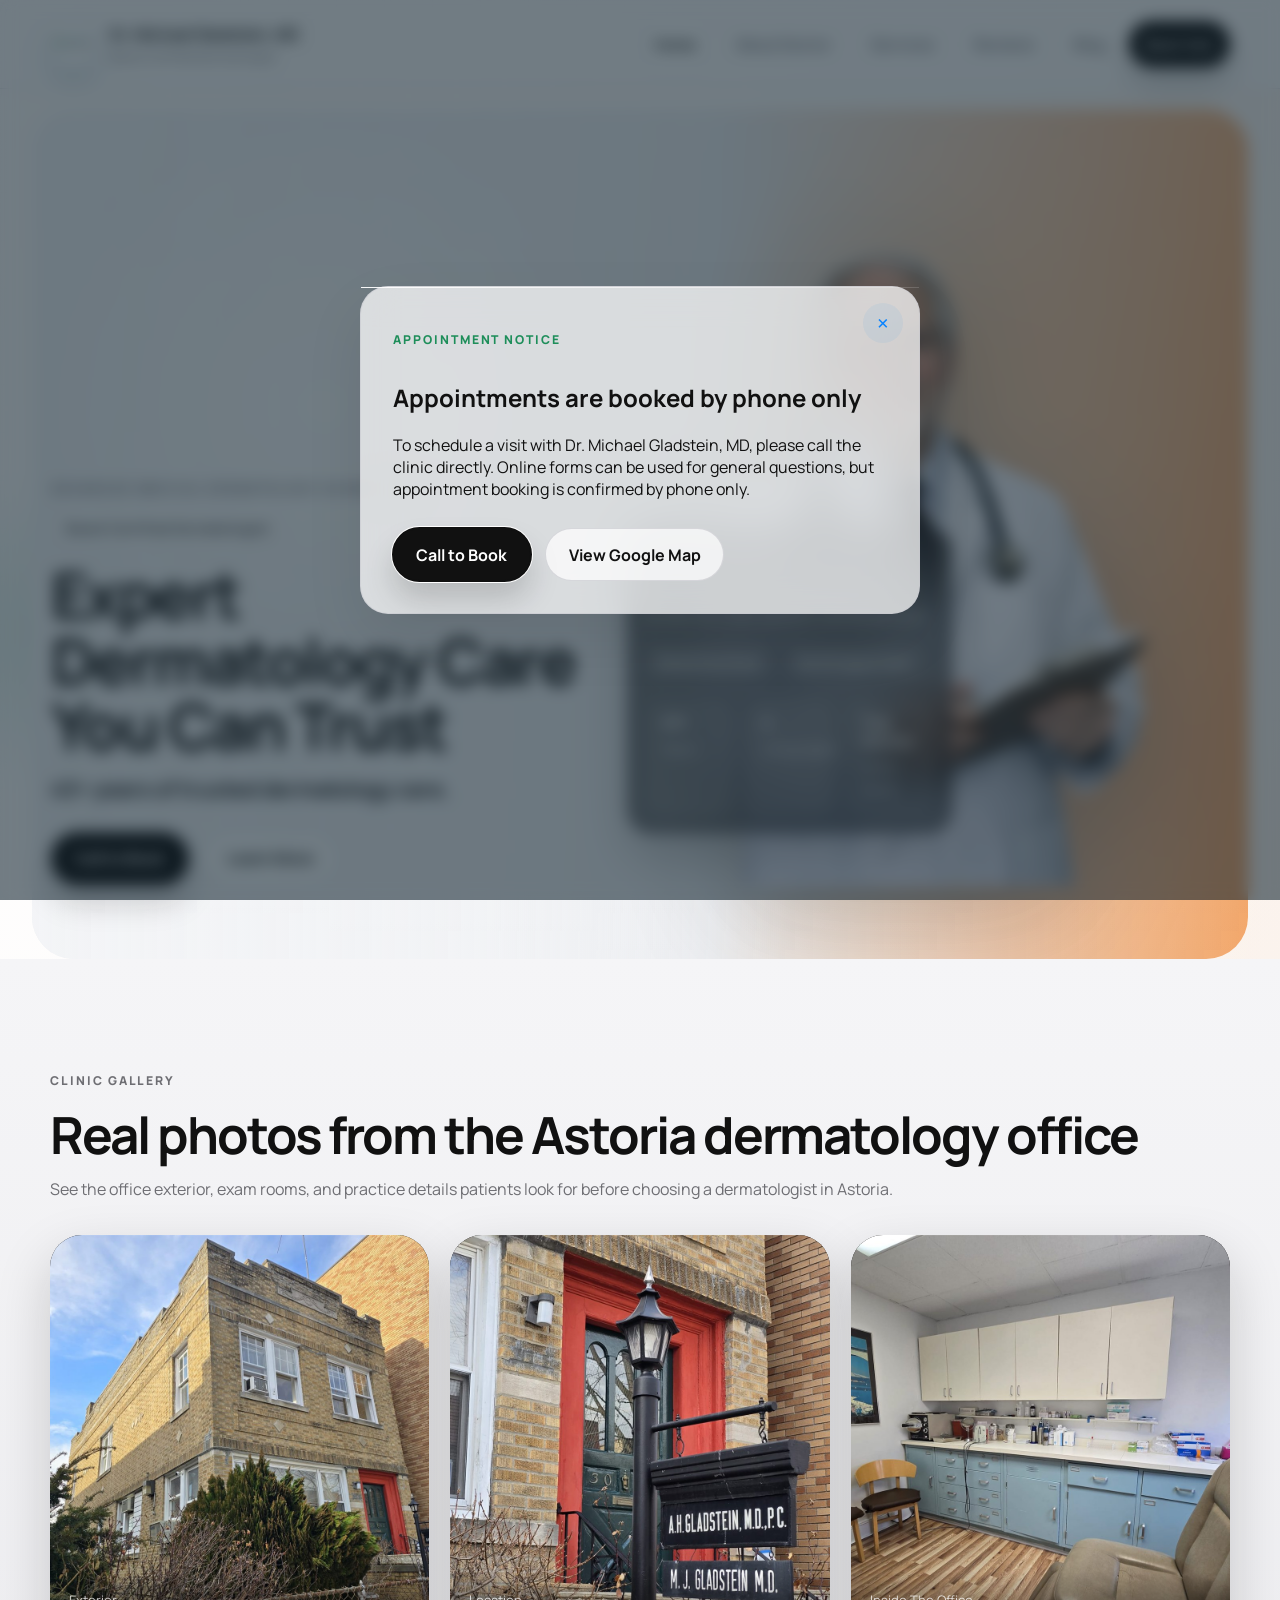
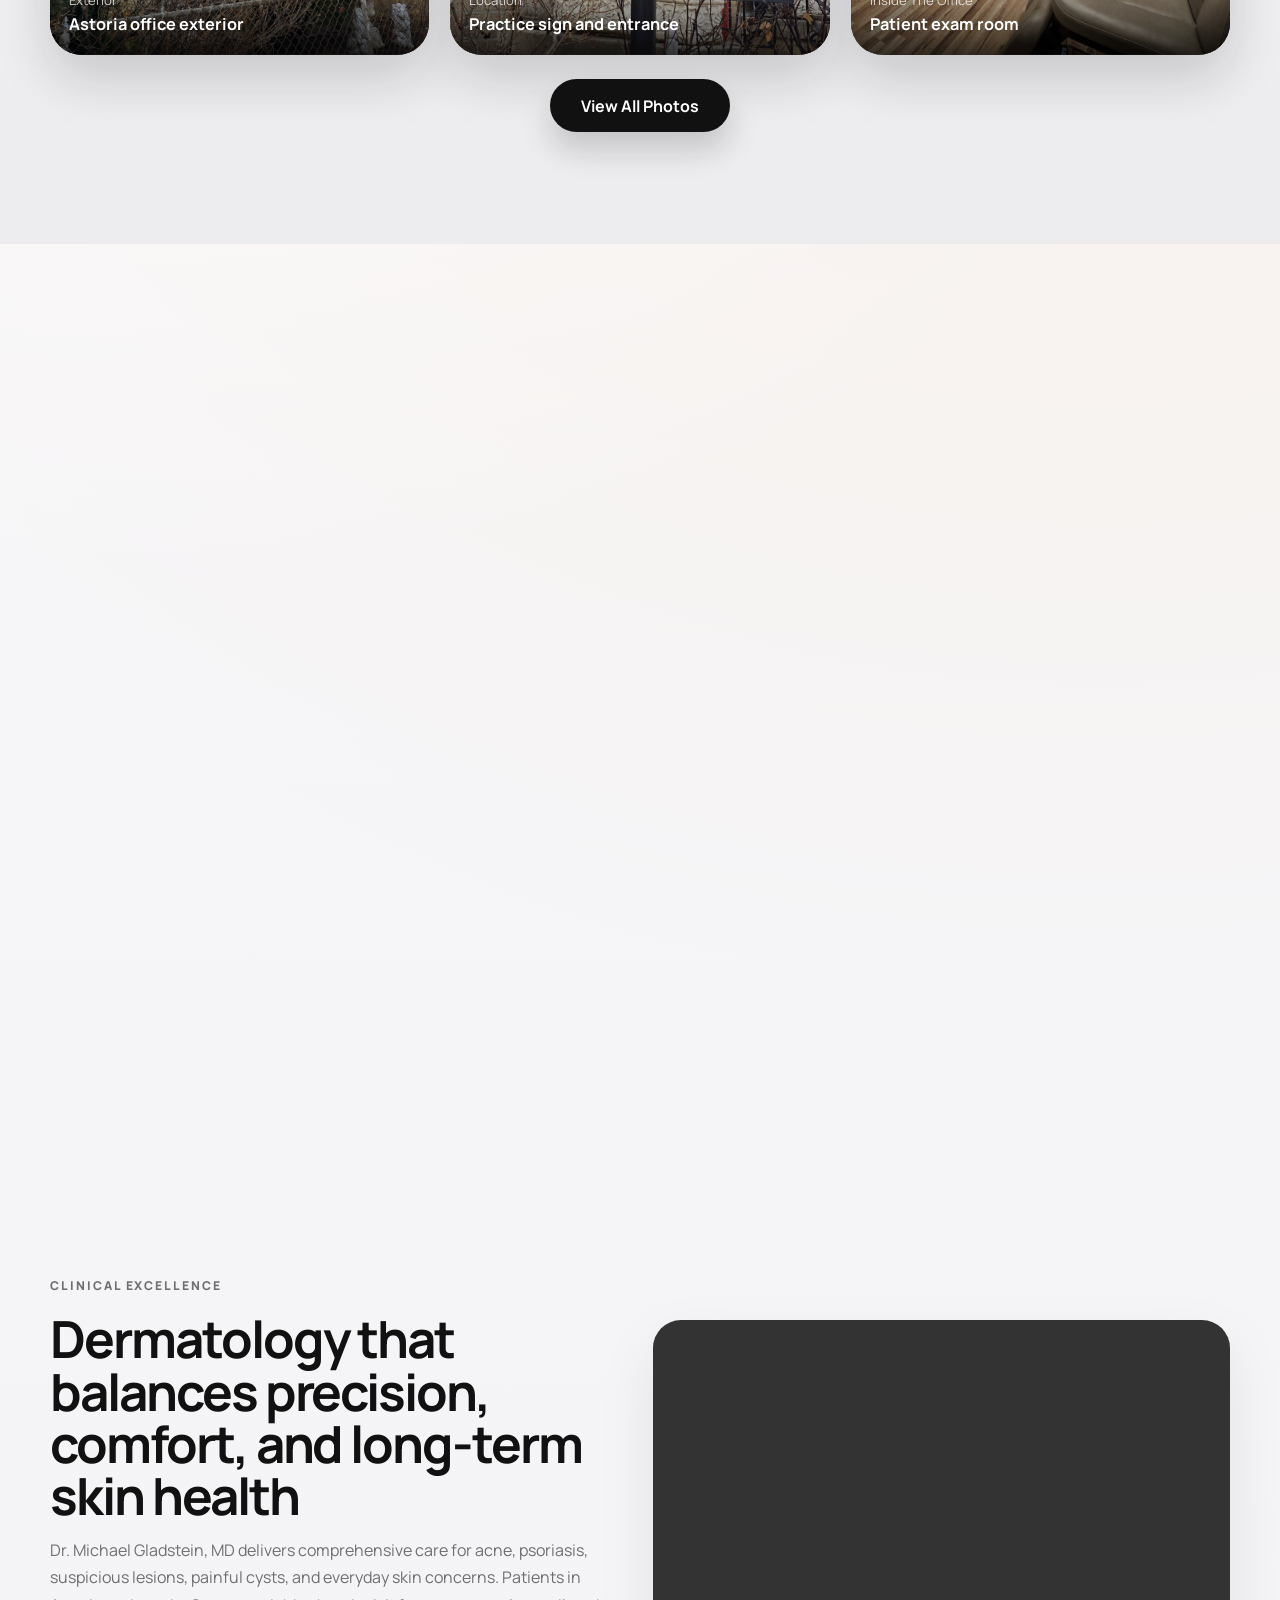
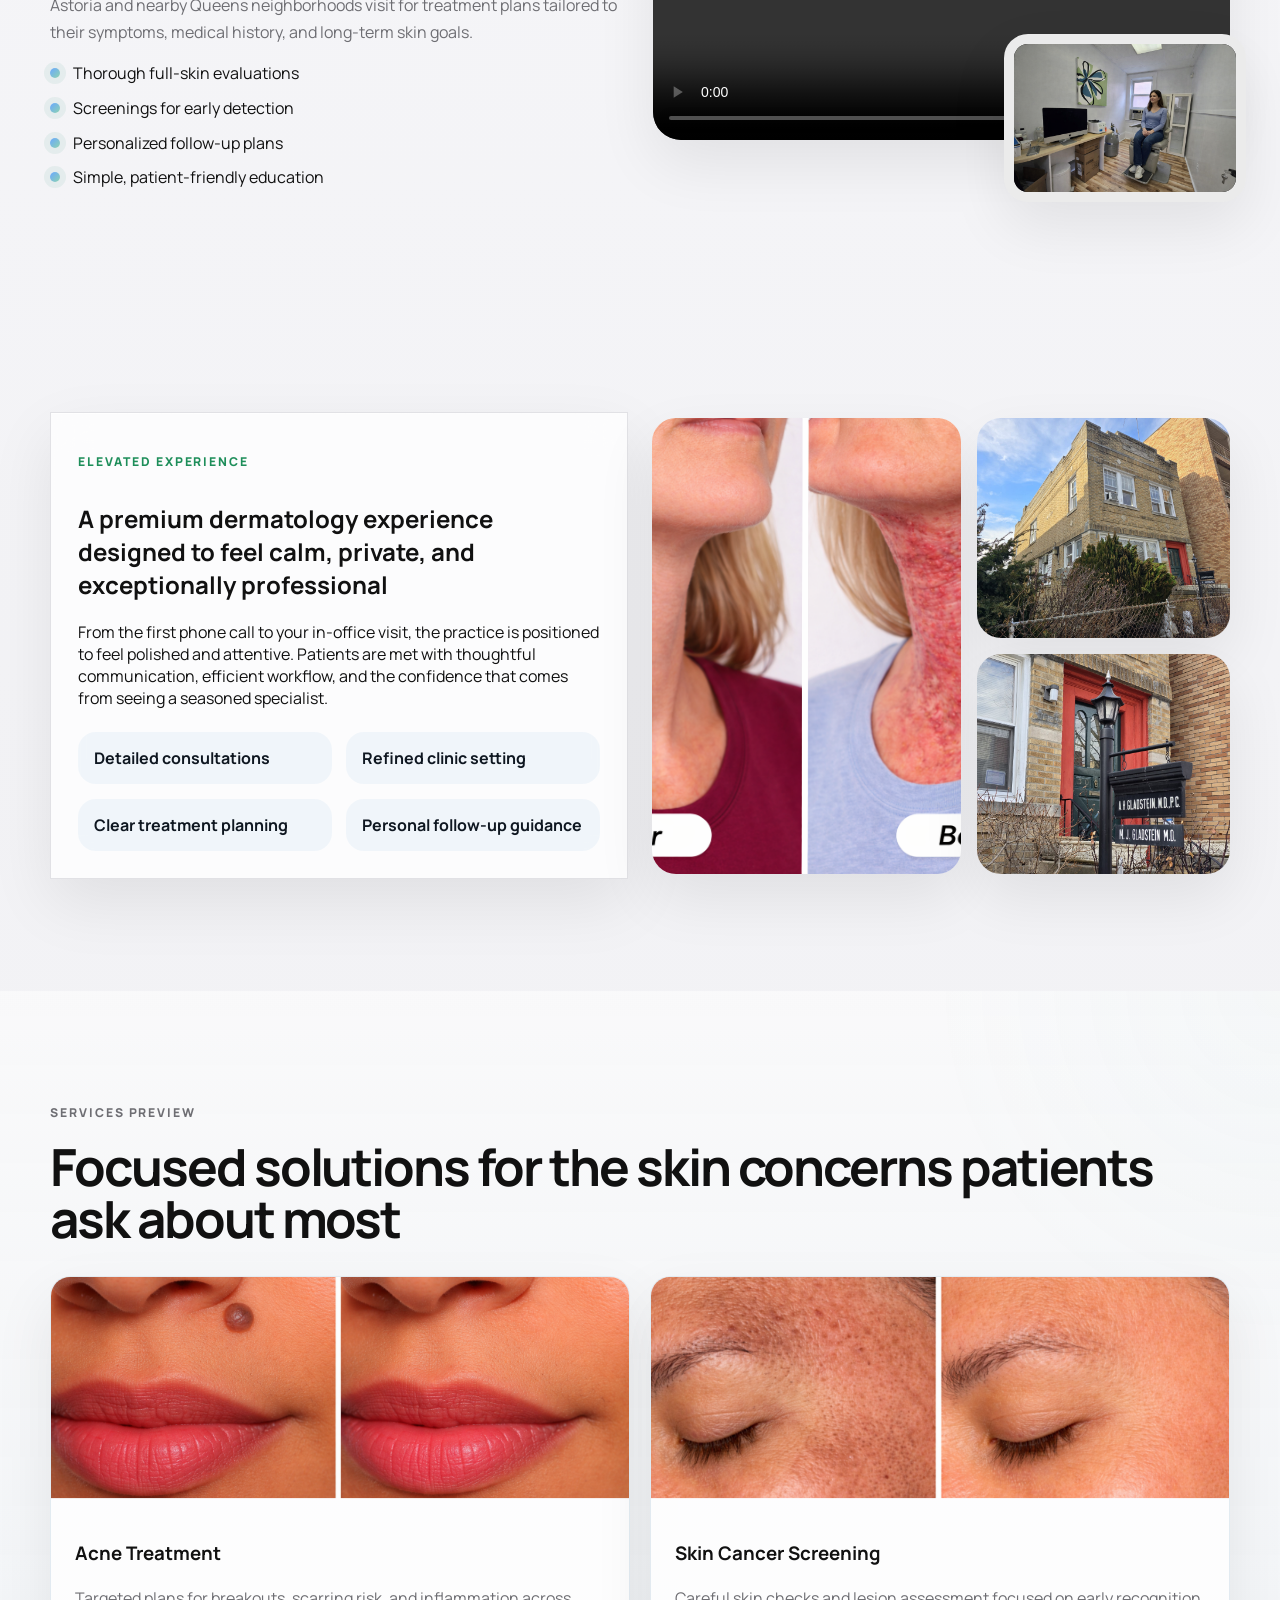
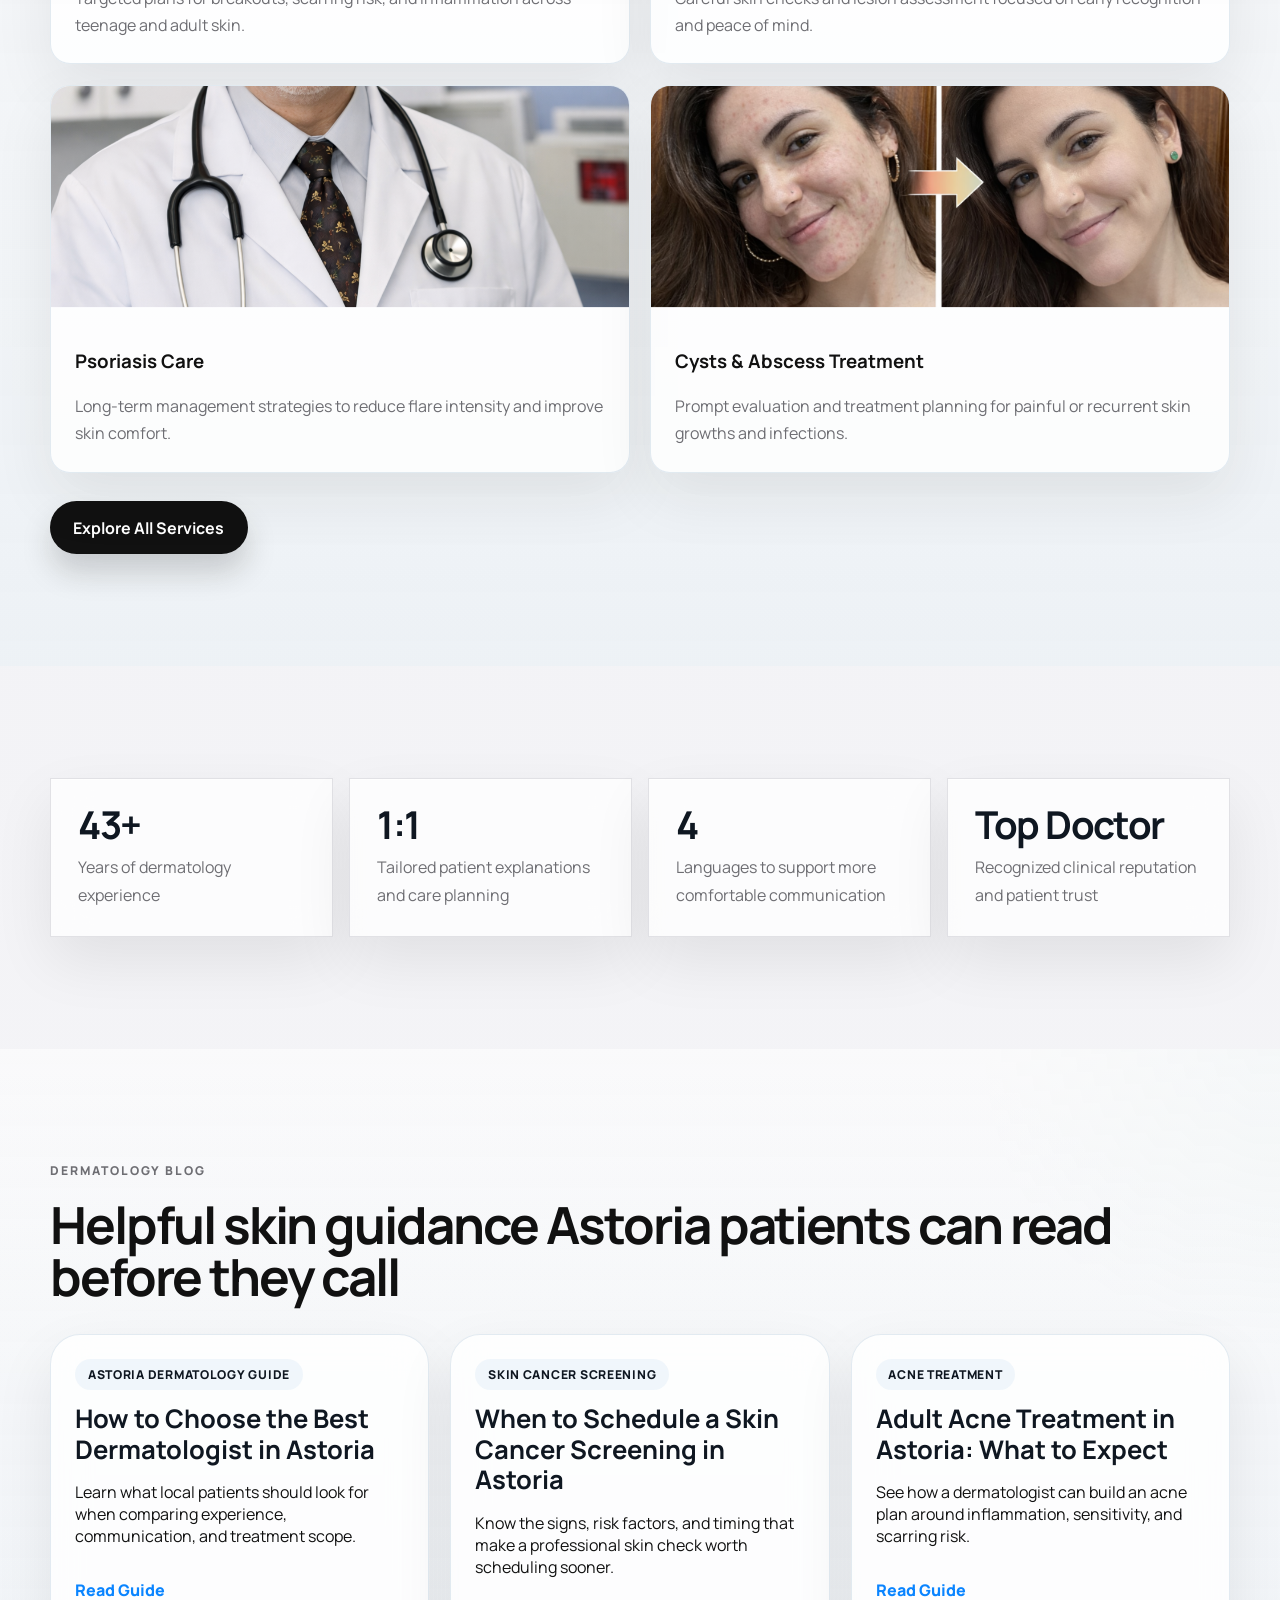
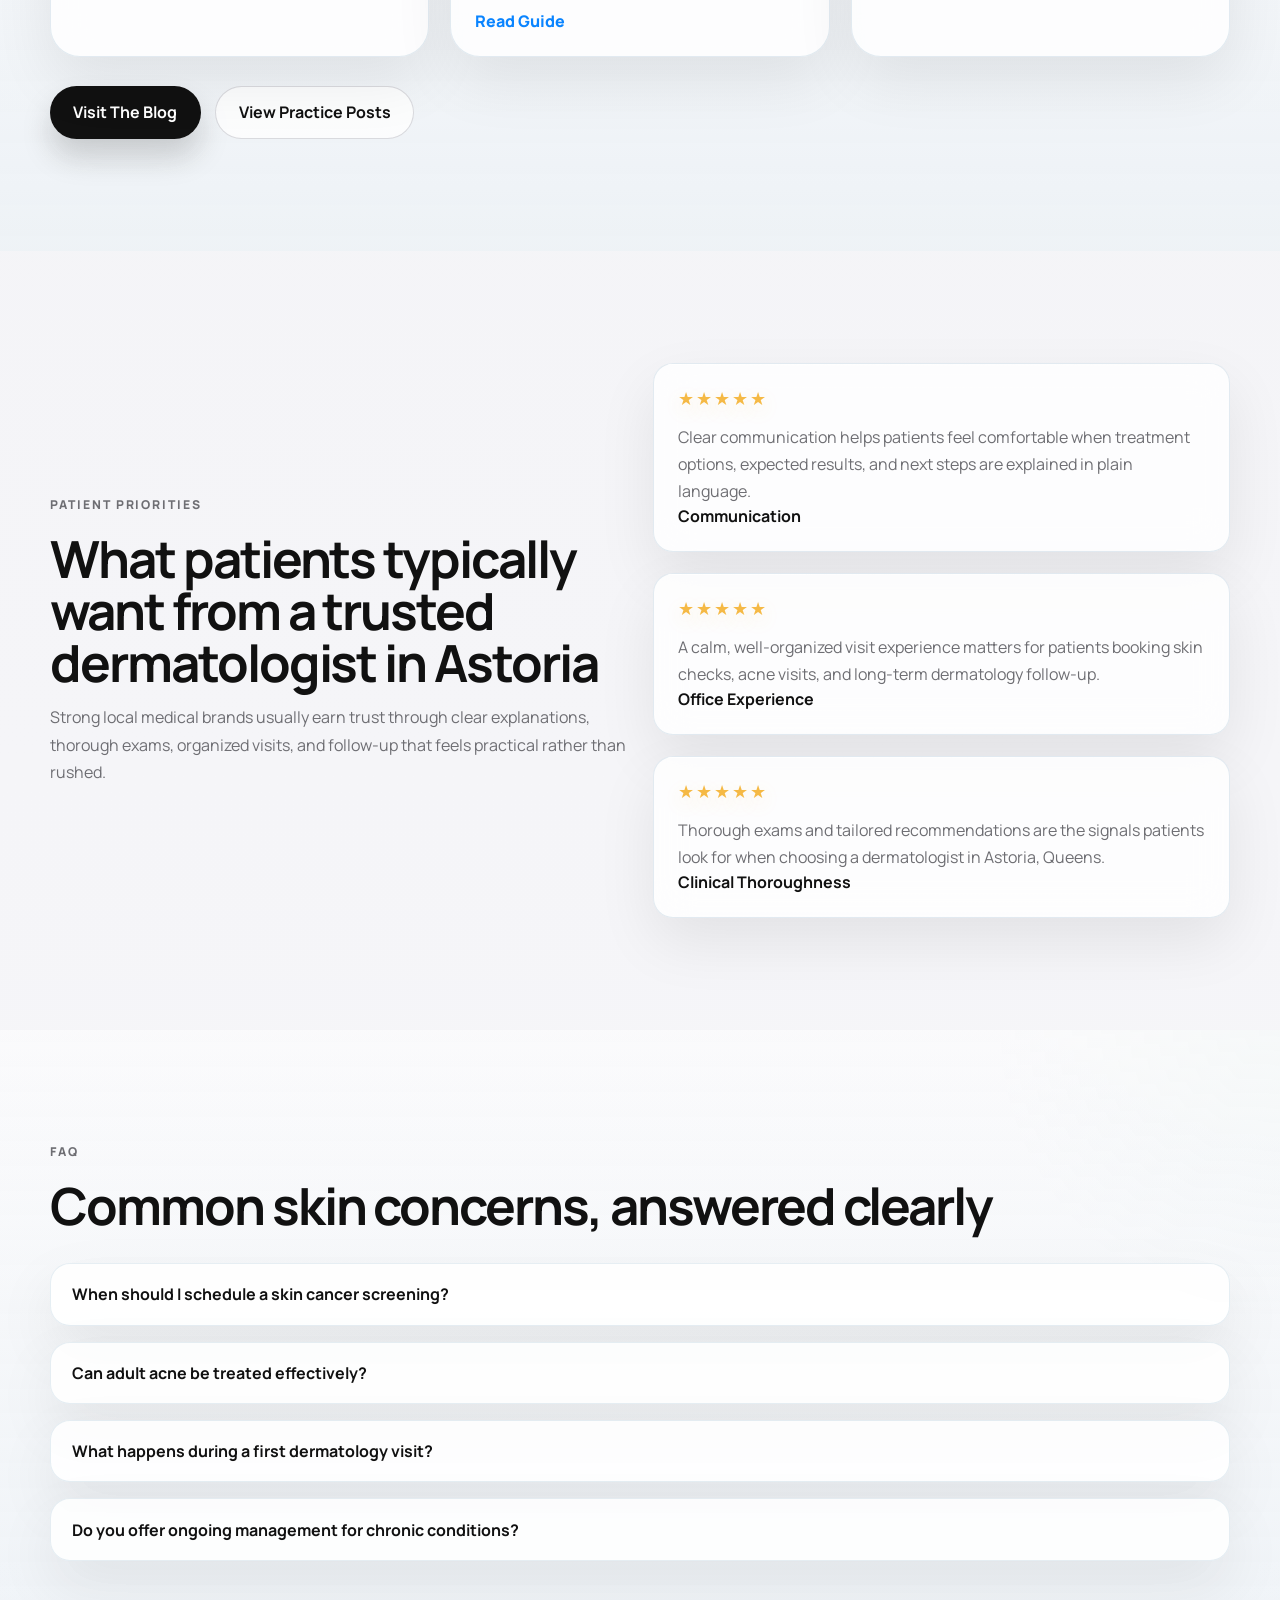
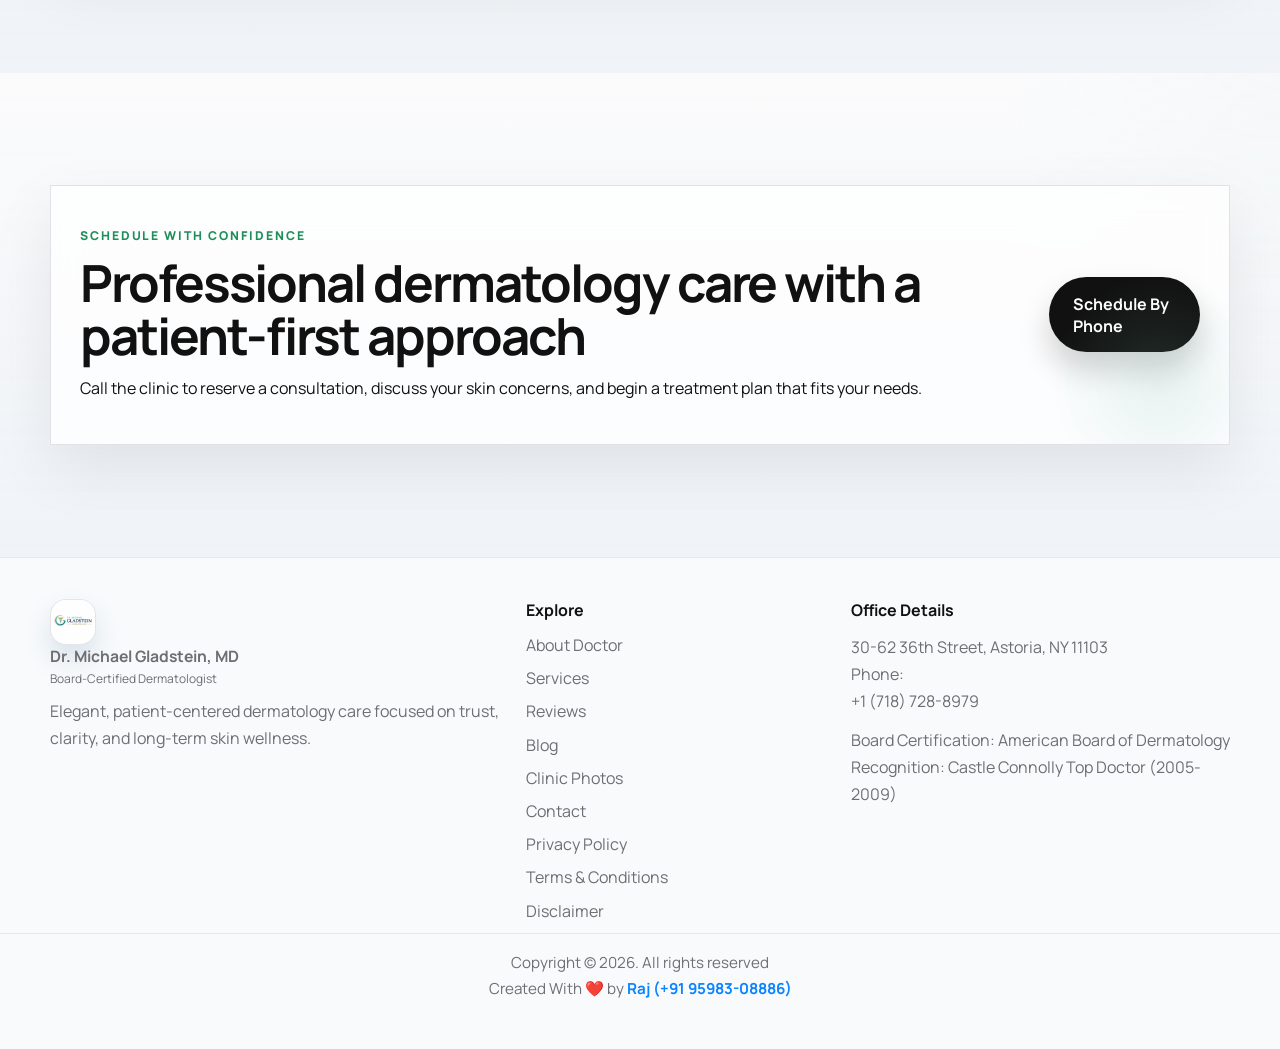
<file: index.html>
<!DOCTYPE html>
<html lang="en">
  <head>
    <meta charset="UTF-8" />
    <meta name="viewport" content="width=device-width, initial-scale=1.0" />
    <title>Best Dermatologist in Astoria, Queens | Dr. Michael Gladstein, MD</title>
    <meta
      name="description"
      content="Looking for the best dermatologist in Astoria, Queens? Dr. Michael Gladstein, MD provides board-certified dermatology care, skin checks, acne treatment, psoriasis care, and personalized visits in Astoria, NY."
    />
    <meta
      name="keywords"
      content="Best Dermatologist in Astoria, best dermatologist in Astoria, Astoria dermatologist, dermatologist Astoria NY, skin doctor Astoria, Dr. Michael Gladstein"
    />
    <meta name="robots" content="index, follow, max-image-preview:large, max-snippet:-1, max-video-preview:-1" />
    <meta name="author" content="Dr. Michael Gladstein, MD" />
    <meta itemprop="image" content="https://drmichael.online/Images/seo/dr-michael-gladstein-astoria-dermatologist-MD.png" />
    <link rel="icon" type="image/jpeg" href="logo.jpeg" />
    <link rel="shortcut icon" href="logo.jpeg" />
    <link rel="apple-touch-icon" href="logo.jpeg" />
    <link rel="canonical" href="https://drmichael.online/" />
    <meta property="og:site_name" content="Dr. Michael Gladstein, MD" />
    <meta property="og:type" content="website" />
    <meta property="og:title" content="Best Dermatologist in Astoria, Queens | Dr. Michael Gladstein, MD" />
    <meta
      property="og:description"
      content="Board-certified dermatology care in Astoria, Queens for acne, psoriasis, skin checks, cysts, and everyday skin concerns."
    />
    <meta property="og:url" content="https://drmichael.online/" />
    <meta property="og:image" content="https://drmichael.online/Images/seo/dr-michael-gladstein-astoria-dermatologist-MD.png" />
    <meta property="og:image:alt" content="Dr. Michael Gladstein, MD" />
    <meta property="og:locale" content="en_US" />
    <meta name="twitter:card" content="summary_large_image" />
    <meta name="twitter:title" content="Best Dermatologist in Astoria, Queens | Dr. Michael Gladstein, MD" />
    <meta
      name="twitter:description"
      content="Trusted Astoria, Queens dermatology care from Dr. Michael Gladstein, MD with 43+ years of experience."
    />
    <meta name="twitter:image" content="https://drmichael.online/Images/seo/dr-michael-gladstein-astoria-dermatologist-MD.png" />
    <meta name="twitter:image:alt" content="Dr. Michael Gladstein, MD" />
    <script type="application/ld+json">
      {
        "@context": "https://schema.org",
        "@graph": [
          {
            "@type": ["MedicalClinic", "Physician"],
            "@id": "https://drmichael.online/#practice",
            "name": "Dr. Michael Gladstein, MD",
            "medicalSpecialty": "Dermatology",
            "description": "Board-certified dermatologist serving Astoria and nearby Queens patients with personalized dermatology care.",
            "url": "https://drmichael.online/",
            "logo": "https://drmichael.online/logo.jpeg",
            "image": [
              "https://drmichael.online/Images/seo/dr-michael-gladstein-astoria-dermatologist-MD.png",
              "https://drmichael.online/Images/seo/dr-michael-gladstein-astoria-clinic-sign.jpg",
              "https://drmichael.online/Images/seo/dr-michael-gladstein-astoria-office-exam-room.jpg"
            ],
            "telephone": "+1-718-728-8979",
            "address": {
              "@type": "PostalAddress",
              "streetAddress": "30-62 36th Street",
              "addressLocality": "Astoria",
              "addressRegion": "NY",
              "postalCode": "11103",
              "addressCountry": "US"
            },
            "geo": {
              "@type": "GeoCoordinates",
              "latitude": 40.7635902,
              "longitude": -73.9188144
            },
            "areaServed": ["Astoria", "Queens", "New York City"],
            "availableLanguage": ["English", "Cantonese", "French", "Spanish"],
            "keywords": ["best dermatologist in Astoria", "Astoria dermatologist", "dermatologist Astoria NY", "Dr. Michael Gladstein"],
            "openingHoursSpecification": [
              {
                "@type": "OpeningHoursSpecification",
                "dayOfWeek": ["Monday", "Tuesday", "Thursday"],
                "opens": "08:30",
                "closes": "17:00"
              },
              {
                "@type": "OpeningHoursSpecification",
                "dayOfWeek": "Wednesday",
                "opens": "09:00",
                "closes": "18:00"
              },
              {
                "@type": "OpeningHoursSpecification",
                "dayOfWeek": "Friday",
                "opens": "08:30",
                "closes": "15:00"
              },
              {
                "@type": "OpeningHoursSpecification",
                "dayOfWeek": "Saturday",
                "description": "By appointment"
              }
            ],
            "hasMap": "https://google.com/maps/place/Michael+Gladstein,+MD/data=!4m2!3m1!1s0x0:0xa035bc349d63019d?sa=X&ved=1t:2428&ictx=111",
            "sameAs": [
              "https://google.com/maps/place/Michael+Gladstein,+MD/data=!4m2!3m1!1s0x0:0xa035bc349d63019d?sa=X&ved=1t:2428&ictx=111"
            ]
          },
          {
            "@type": "WebSite",
            "@id": "https://drmichael.online/#website",
            "url": "https://drmichael.online/",
            "name": "Dr. Michael Gladstein, MD",
            "publisher": {
              "@id": "https://drmichael.online/#practice"
            }
          }
        ]
      }
    </script>
    <script type="application/ld+json">
      {
        "@context": "https://schema.org",
        "@type": "FAQPage",
        "mainEntity": [
          {
            "@type": "Question",
            "name": "When should I schedule a skin cancer screening?",
            "acceptedAnswer": {
              "@type": "Answer",
              "text": "A screening is recommended if you notice a changing lesion, have a personal or family history of skin cancer, or want a preventive full-skin examination."
            }
          },
          {
            "@type": "Question",
            "name": "Can adult acne be treated effectively?",
            "acceptedAnswer": {
              "@type": "Answer",
              "text": "Yes. Adult acne often responds well to individualized treatment plans that address inflammation, hormones, skin sensitivity, and scarring risk."
            }
          },
          {
            "@type": "Question",
            "name": "What happens during a first dermatology visit?",
            "acceptedAnswer": {
              "@type": "Answer",
              "text": "The first visit typically includes a review of your concerns, medical history, a skin examination, and a discussion of recommended next steps and treatment options."
            }
          },
          {
            "@type": "Question",
            "name": "Do you offer ongoing management for chronic conditions?",
            "acceptedAnswer": {
              "@type": "Answer",
              "text": "Yes. Chronic skin conditions such as psoriasis and recurrent cysts benefit from monitoring, treatment adjustments, and long-term skin health planning."
            }
          }
        ]
      }
    </script>
    <link rel="preconnect" href="https://fonts.googleapis.com" />
    <link rel="preconnect" href="https://fonts.gstatic.com" crossorigin />
    <link
      href="https://fonts.googleapis.com/css2?family=Manrope:wght@400;500;600;700;800&display=swap"
      rel="stylesheet"
    />
    <link rel="stylesheet" href="styles.css" />
  </head>
  <body data-page="home">
    <div class="site-shell">
      <div class="site-popup" id="site-popup" aria-hidden="true" role="dialog" aria-labelledby="popup-title">
        <div class="site-popup-backdrop" data-popup-close></div>
        <div class="site-popup-panel glass-panel">
          <button class="site-popup-close" type="button" aria-label="Close popup" data-popup-close>&times;</button>
          <p class="eyebrow">Appointment Notice</p>
          <h2 id="popup-title">Appointments are booked by phone only</h2>
          <p>
            To schedule a visit with Dr. Michael Gladstein, MD, please call the clinic directly. Online forms can be
            used for general questions, but appointment booking is confirmed by phone only.
          </p>
          <div class="hero-actions">
            <a class="button button-primary" href="tel:+17187288979">Call to Book</a>
            <a class="button button-secondary" href="https://google.com/maps/place/Michael+Gladstein,+MD/data=!4m2!3m1!1s0x0:0xa035bc349d63019d?sa=X&ved=1t:2428&ictx=111" target="_blank" rel="noreferrer">View Google Map</a>
          </div>
        </div>
      </div>
      <header class="site-header">
        <div class="container nav-wrap">
          <a class="brand" href="index.html" aria-label="Dermatology clinic homepage">
            <img class="brand-mark" src="logo.jpeg" alt="Dr. Michael Gladstein clinic logo" />
            <span>
              <strong>Dr. Michael Gladstein, MD</strong>
              <small>Board-Certified Dermatologist</small>
            </span>
          </a>
          <button class="nav-toggle" type="button" aria-expanded="false" aria-label="Open navigation menu">
            <span></span>
            <span></span>
          </button>
          <nav class="site-nav" aria-label="Primary">
            <a href="index.html">Home</a>
            <a href="about.html">About Doctor</a>
            <a href="services.html">Services</a>
            <a href="reviews.html">Reviews</a>
            <a href="blog.html">Blog</a>
            <a href="contact.html" class="nav-cta">Book Visit</a>
          </nav>
        </div>
      </header>

      <main>
        <section class="hero hero-home">
          <div class="hero-overlay"></div>
          <div class="container hero-content">
            <div class="hero-copy glass-panel" data-reveal="up">
              <p class="eyebrow">Advanced Medical Dermatology in New York</p>
              <div class="hero-badge-row">
                <span class="hero-badge">Board-Certified Dermatologist</span>
              </div>
              <h1>Expert Dermatology Care You Can Trust</h1>
              <p class="hero-subtitle">43+ years of trusted dermatology care.</p>
              <div class="hero-actions">
                <a class="button button-primary" href="tel:+17187288979">Call to Book</a>
                <a class="button button-secondary" href="#highlights">Learn More</a>
              </div>
            </div>
            <div class="hero-visual" data-reveal="left">
              <div class="hero-media">
                <img
                  class="hero-doctor-image"
                  src="Images/seo/dr-michael-gladstein-astoria-dermatologist-MD.png"
                  alt="Dr. Michael Gladstein, board-certified dermatologist in Astoria, Queens"
                  width="900"
                  height="1350"
                  fetchpriority="high"
                />
              </div>
              <div class="hero-floating-note glass-panel hero-card-dark">
                <span class="hero-card-label">Trusted Expertise</span>
                <div class="hero-card-top">
                  <p class="hero-card-summary">Board-certified, multilingual, and known for clear patient-centered care.</p>
                  <div class="hero-trust-pills">
                    <span>Board Certified</span>
                    <span>Multilingual Care</span>
                  </div>
                </div>
                <div class="hero-metrics hero-metrics-compact">
                  <article>
                    <strong>43+</strong>
                    <span>Years</span>
                  </article>
                  <article>
                    <strong>4</strong>
                    <span>Languages</span>
                  </article>
                  <article>
                    <strong>Top Doctor</strong>
                    <span>2005-2009</span>
                  </article>
                </div>
              </div>
            </div>
          </div>
        </section>

        <section class="section apple-gallery-section">
          <div class="container">
            <div class="section-heading" data-reveal="up">
              <p class="eyebrow">Clinic Gallery</p>
              <h2>Real photos from the Astoria dermatology office</h2>
              <p>See the office exterior, exam rooms, and practice details patients look for before choosing a dermatologist in Astoria.</p>
            </div>
            <div class="apple-gallery-grid" id="home-gallery-grid" data-reveal="up">
              <a class="apple-gallery-card is-featured" href="gallery.html" aria-label="View Astoria dermatology office exterior photo gallery">
                <img
                  class="apple-gallery-media"
                  src="Images/seo/dr-michael-gladstein-astoria-dermatology-office-exterior.jpg"
                  alt="Exterior of Dr. Michael Gladstein dermatology office in Astoria, Queens"
                  loading="lazy"
                  width="1400"
                  height="1050"
                />
                <div class="apple-gallery-meta">
                  <span>Exterior</span>
                  <strong>Astoria office exterior</strong>
                </div>
              </a>
              <a class="apple-gallery-card" href="gallery.html" aria-label="View Astoria dermatology clinic sign">
                <img
                  class="apple-gallery-media"
                  src="Images/seo/dr-michael-gladstein-astoria-clinic-sign.jpg"
                  alt="Clinic sign for Dr. Michael Gladstein, MD in Astoria, Queens"
                  loading="lazy"
                  width="1400"
                  height="1050"
                />
                <div class="apple-gallery-meta">
                  <span>Location</span>
                  <strong>Practice sign and entrance</strong>
                </div>
              </a>
              <a class="apple-gallery-card" href="gallery.html" aria-label="View Astoria dermatology exam room">
                <img
                  class="apple-gallery-media"
                  src="Images/seo/dr-michael-gladstein-astoria-office-exam-room.jpg"
                  alt="Exam room inside Dr. Michael Gladstein's Astoria dermatology office"
                  loading="lazy"
                  width="1400"
                  height="1050"
                />
                <div class="apple-gallery-meta">
                  <span>Inside The Office</span>
                  <strong>Patient exam room</strong>
                </div>
              </a>
            </div>
            <div class="apple-gallery-actions" data-reveal="up">
              <a class="button button-primary apple-gallery-more" href="gallery.html">View All Photos</a>
            </div>
          </div>
        </section>

        <div class="gallery-modal" id="gallery-modal" aria-hidden="true" role="dialog" aria-labelledby="gallery-modal-title">
          <div class="gallery-modal-backdrop" data-gallery-close></div>
          <div class="gallery-modal-panel">
            <button class="gallery-modal-close" type="button" aria-label="Close gallery" data-gallery-close>&times;</button>
            <div class="gallery-modal-header">
              <p class="eyebrow">Full Gallery</p>
              <h2 id="gallery-modal-title">All clinic photos and videos</h2>
            </div>
            <div class="gallery-modal-grid" id="gallery-modal-grid"></div>
          </div>
        </div>

        <div class="media-viewer" id="media-viewer" aria-hidden="true" role="dialog" aria-labelledby="media-viewer-title">
          <div class="media-viewer-backdrop" data-media-viewer-close></div>
          <div class="media-viewer-panel">
            <button class="media-viewer-close" type="button" aria-label="Close media viewer" data-media-viewer-close>&times;</button>
            <div class="media-viewer-header">
              <p class="eyebrow">Gallery Viewer</p>
              <h2 id="media-viewer-title">Clinic Media</h2>
            </div>
            <div class="media-viewer-stage" id="media-viewer-stage"></div>
          </div>
        </div>

        <section class="trust-bar">
          <div class="container trust-bar-grid" data-reveal="up">
            <div>
              <span>American Board of Dermatology</span>
              <small>Certified specialist care</small>
            </div>
            <div>
              <span>Castle Connolly Top Doctor</span>
              <small>Recognized 2005-2009</small>
            </div>
            <div>
              <span>43+ Years Experience</span>
              <small>Longstanding patient trust</small>
            </div>
            <div>
              <span>4 Languages Spoken</span>
              <small>English, Cantonese, French, Spanish</small>
            </div>
          </div>
        </section>

        <section class="section" id="highlights">
          <div class="container">
            <div class="section-heading" data-reveal="up">
              <p class="eyebrow">Why Patients Choose This Practice</p>
              <h2>High-touch care with the standards of a leading private clinic</h2>
            </div>
            <div class="feature-grid">
              <article class="feature-card glass-panel" data-reveal="up">
                <span class="feature-icon">01</span>
                <h3>Board-Certified Expertise</h3>
                <p>Evidence-based dermatology care grounded in decades of clinical experience and detailed evaluation.</p>
              </article>
              <article class="feature-card glass-panel" data-reveal="up">
                <span class="feature-icon">02</span>
                <h3>Compassionate Explanations</h3>
                <p>Every visit is built around clear communication so patients understand their condition and next steps.</p>
              </article>
              <article class="feature-card glass-panel" data-reveal="up">
                <span class="feature-icon">03</span>
                <h3>Modern Equipment</h3>
                <p>Contemporary diagnostic tools and treatment planning support precise care for common and complex concerns.</p>
              </article>
              <article class="feature-card glass-panel" data-reveal="up">
                <span class="feature-icon">04</span>
                <h3>Patient-Focused Access</h3>
                <p>Convenient booking, responsive follow-up, and a professional environment designed to reduce stress.</p>
              </article>
            </div>
          </div>
        </section>

        <section class="section split-section">
          <div class="container split-layout">
            <div class="section-copy" data-reveal="right">
              <p class="eyebrow">Clinical Excellence</p>
              <h2>Dermatology that balances precision, comfort, and long-term skin health</h2>
              <p>
                Dr. Michael Gladstein, MD delivers comprehensive care for acne, psoriasis, suspicious lesions, painful
                cysts, and everyday skin concerns. Patients in Astoria and nearby Queens neighborhoods visit for
                treatment plans tailored to their symptoms, medical history, and long-term skin goals.
              </p>
              <div class="check-grid">
                <span>Thorough full-skin evaluations</span>
                <span>Screenings for early detection</span>
                <span>Personalized follow-up plans</span>
                <span>Simple, patient-friendly education</span>
              </div>
            </div>
            <div class="media-stack" data-reveal="left">
              <video
                class="media-large"
                src="Video_Script_for_Patient_Testimonial.mp4"
                controls
                muted
                playsinline
                preload="metadata"
                aria-label="Patient testimonial video"
              ></video>
              <img
                class="media-small"
                src="tttttt.png"
                alt="Dermatology clinic feature visual"
              />
            </div>
          </div>
        </section>

        <section class="section experience-section">
          <div class="container experience-grid">
            <div class="experience-panel glass-panel" data-reveal="right">
              <p class="eyebrow">Elevated Experience</p>
              <h2>A premium dermatology experience designed to feel calm, private, and exceptionally professional</h2>
              <p>
                From the first phone call to your in-office visit, the practice is positioned to feel polished and
                attentive. Patients are met with thoughtful communication, efficient workflow, and the confidence that
                comes from seeing a seasoned specialist.
              </p>
              <div class="experience-points">
                <span>Detailed consultations</span>
                <span>Refined clinic setting</span>
                <span>Clear treatment planning</span>
                <span>Personal follow-up guidance</span>
              </div>
            </div>
            <div class="gallery-mosaic" data-reveal="left">
              <img
                class="mosaic-tall"
                src="Images/gallery/ChatGPT Image Mar 15, 2026, 06_20_44 PM.png"
                alt="Modern skincare treatment close-up"
              />
              <img
                src="Images/gallery/WhatsApp Image 2026-03-05 at 1.51.11 AM (2).jpeg"
                alt="Happy patient in a private medical environment"
              />
              <img
                src="Images/gallery/WhatsApp Image 2026-03-05 at 1.51.11 AM.jpeg"
                alt="Dermatology clinic interior details"
              />
            </div>
          </div>
        </section>

        <section class="section section-soft">
          <div class="container">
            <div class="section-heading" data-reveal="up">
              <p class="eyebrow">Services Preview</p>
              <h2>Focused solutions for the skin concerns patients ask about most</h2>
            </div>
            <div class="service-preview-grid">
              <article class="service-card" data-reveal="up">
                <img
                  src="Images/gallery/ChatGPT Image Mar 15, 2026, 06_26_53 PM.png"
                  alt="Skincare close-up for acne treatment"
                />
                <div>
                  <h3>Acne Treatment</h3>
                  <p>Targeted plans for breakouts, scarring risk, and inflammation across teenage and adult skin.</p>
                </div>
              </article>
              <article class="service-card" data-reveal="up">
                <img
                  src="Images/gallery/ChatGPT Image Mar 15, 2026, 06_28_44 PM.png"
                  alt="Dermatology screening consultation"
                />
                <div>
                  <h3>Skin Cancer Screening</h3>
                  <p>Careful skin checks and lesion assessment focused on early recognition and peace of mind.</p>
                </div>
              </article>
              <article class="service-card" data-reveal="up">
                <img
                  src="Images/gallery/ChatGPT Image Mar 17, 2026, 10_43_55 PM.png"
                  alt="Healthy skin care portrait"
                />
                <div>
                  <h3>Psoriasis Care</h3>
                  <p>Long-term management strategies to reduce flare intensity and improve skin comfort.</p>
                </div>
              </article>
              <article class="service-card" data-reveal="up">
                <img
                  src="Images/gallery/ChatGPT Image Mar 7, 2026, 05_11_31 PM.png"
                  alt="Professional medical treatment setting"
                />
                <div>
                  <h3>Cysts &amp; Abscess Treatment</h3>
                  <p>Prompt evaluation and treatment planning for painful or recurrent skin growths and infections.</p>
                </div>
              </article>
            </div>
            <div class="section-actions">
              <a class="button button-primary" href="services.html">Explore All Services</a>
            </div>
          </div>
        </section>

        <section class="section metrics-showcase">
          <div class="container metrics-grid" data-reveal="up">
            <article class="metric-card glass-panel">
              <strong>43+</strong>
              <span>Years of dermatology experience</span>
            </article>
            <article class="metric-card glass-panel">
              <strong>1:1</strong>
              <span>Tailored patient explanations and care planning</span>
            </article>
            <article class="metric-card glass-panel">
              <strong>4</strong>
              <span>Languages to support more comfortable communication</span>
            </article>
            <article class="metric-card glass-panel">
              <strong>Top Doctor</strong>
              <span>Recognized clinical reputation and patient trust</span>
            </article>
          </div>
        </section>

        <section class="section section-soft">
          <div class="container">
            <div class="section-heading" data-reveal="up">
              <p class="eyebrow">Dermatology Blog</p>
              <h2>Helpful skin guidance Astoria patients can read before they call</h2>
            </div>
            <div class="blog-preview-grid">
              <article class="blog-preview-card glass-panel iphone-card" data-reveal="up">
                <span class="blog-meta">Astoria Dermatology Guide</span>
                <h3>How to Choose the Best Dermatologist in Astoria</h3>
                <p>Learn what local patients should look for when comparing experience, communication, and treatment scope.</p>
                <a href="best-dermatologist-astoria.html">Read Guide</a>
              </article>
              <article class="blog-preview-card glass-panel iphone-card" data-reveal="up">
                <span class="blog-meta">Skin Cancer Screening</span>
                <h3>When to Schedule a Skin Cancer Screening in Astoria</h3>
                <p>Know the signs, risk factors, and timing that make a professional skin check worth scheduling sooner.</p>
                <a href="skin-cancer-screening-astoria.html">Read Guide</a>
              </article>
              <article class="blog-preview-card glass-panel iphone-card" data-reveal="up">
                <span class="blog-meta">Acne Treatment</span>
                <h3>Adult Acne Treatment in Astoria: What to Expect</h3>
                <p>See how a dermatologist can build an acne plan around inflammation, sensitivity, and scarring risk.</p>
                <a href="acne-treatment-astoria.html">Read Guide</a>
              </article>
            </div>
            <div class="section-actions">
              <a class="button button-primary" href="blog.html">Visit The Blog</a>
              <a class="button button-secondary" href="blog.html#practice-posts">View Practice Posts</a>
            </div>
          </div>
        </section>

        <section class="section">
          <div class="container testimonials-layout">
            <div class="section-copy" data-reveal="right">
              <p class="eyebrow">Patient Priorities</p>
              <h2>What patients typically want from a trusted dermatologist in Astoria</h2>
              <p>
                Strong local medical brands usually earn trust through clear explanations, thorough exams, organized
                visits, and follow-up that feels practical rather than rushed.
              </p>
            </div>
            <div class="testimonial-grid">
              <article class="testimonial-card glass-panel" data-reveal="up">
                <div class="stars" aria-label="5 star review">&#9733;&#9733;&#9733;&#9733;&#9733;</div>
                <p>
                  Clear communication helps patients feel comfortable when treatment options, expected results, and next
                  steps are explained in plain language.
                </p>
                <strong>Communication</strong>
              </article>
              <article class="testimonial-card glass-panel" data-reveal="up">
                <div class="stars" aria-label="5 star review">&#9733;&#9733;&#9733;&#9733;&#9733;</div>
                <p>
                  A calm, well-organized visit experience matters for patients booking skin checks, acne visits, and
                  long-term dermatology follow-up.
                </p>
                <strong>Office Experience</strong>
              </article>
              <article class="testimonial-card glass-panel" data-reveal="up">
                <div class="stars" aria-label="5 star review">&#9733;&#9733;&#9733;&#9733;&#9733;</div>
                <p>
                  Thorough exams and tailored recommendations are the signals patients look for when choosing a
                  dermatologist in Astoria, Queens.
                </p>
                <strong>Clinical Thoroughness</strong>
              </article>
            </div>
          </div>
        </section>

        <section class="section faq-section section-soft">
          <div class="container">
            <div class="section-heading" data-reveal="up">
              <p class="eyebrow">FAQ</p>
              <h2>Common skin concerns, answered clearly</h2>
            </div>
            <div class="faq-list">
              <details class="faq-item" data-reveal="up">
                <summary>When should I schedule a skin cancer screening?</summary>
                <p>
                  A screening is recommended if you notice a changing lesion, have a personal or family history of skin
                  cancer, or simply want a preventive full-skin examination.
                </p>
              </details>
              <details class="faq-item" data-reveal="up">
                <summary>Can adult acne be treated effectively?</summary>
                <p>
                  Yes. Adult acne often responds well to individualized treatment plans that address inflammation,
                  hormones, skin sensitivity, and scarring risk.
                </p>
              </details>
              <details class="faq-item" data-reveal="up">
                <summary>What happens during a first dermatology visit?</summary>
                <p>
                  The first visit typically includes a review of your concerns, medical history, skin examination, and a
                  discussion of recommended next steps and treatment options.
                </p>
              </details>
              <details class="faq-item" data-reveal="up">
                <summary>Do you offer ongoing management for chronic conditions?</summary>
                <p>
                  Yes. Chronic skin conditions such as psoriasis and recurrent cysts benefit from monitoring, adjustment
                  of treatment, and long-term skin health planning.
                </p>
              </details>
            </div>
          </div>
        </section>

        <section class="section cta-section">
          <div class="container">
            <div class="cta-card glass-panel" data-reveal="up">
              <div>
                <p class="eyebrow">Schedule With Confidence</p>
                <h2>Professional dermatology care with a patient-first approach</h2>
                <p>
                  Call the clinic to reserve a consultation, discuss your skin concerns, and begin a treatment plan
                  that fits your needs.
                </p>
              </div>
              <a class="button button-primary" href="tel:+17187288979">Schedule By Phone</a>
            </div>
          </div>
        </section>
      </main>

      <footer class="site-footer">
        <div class="container footer-grid">
          <div>
            <a class="brand brand-footer" href="index.html">
              <img class="brand-mark" src="logo.jpeg" alt="Dr. Michael Gladstein clinic logo" />
              <span>
                <strong>Dr. Michael Gladstein, MD</strong>
                <small>Board-Certified Dermatologist</small>
              </span>
            </a>
            <p>Elegant, patient-centered dermatology care focused on trust, clarity, and long-term skin wellness.</p>
          </div>
          <div>
            <h3>Explore</h3>
            <a href="about.html">About Doctor</a>
            <a href="services.html">Services</a>
            <a href="reviews.html">Reviews</a>
            <a href="blog.html">Blog</a>
            <a href="gallery.html">Clinic Photos</a>
            <a href="contact.html">Contact</a>
            <a href="privacy-policy.html">Privacy Policy</a>
            <a href="terms-and-conditions.html">Terms &amp; Conditions</a>
            <a href="medical-disclaimer.html">Disclaimer</a>
          </div>
          <div>
            <h3>Office Details</h3>
            <p>30-62 36th Street, Astoria, NY 11103</p>
            <p>Phone: <a href="tel:+17187288979">+1 (718) 728-8979</a></p>
            <p>Board Certification: American Board of Dermatology</p>
            <p>Recognition: Castle Connolly Top Doctor (2005-2009)</p>
          </div>
        </div>
        <p class="footer-copy">Copyright © 2026. All rights reserved <br /> Created With ❤️ by <a href="https://wa.me/919598308886" target="_blank" rel="noreferrer">Raj (+91 95983-08886)</a></p>
      </footer>
    </div>

    <script src="script.js"></script>
  </body>
</html>
</file>
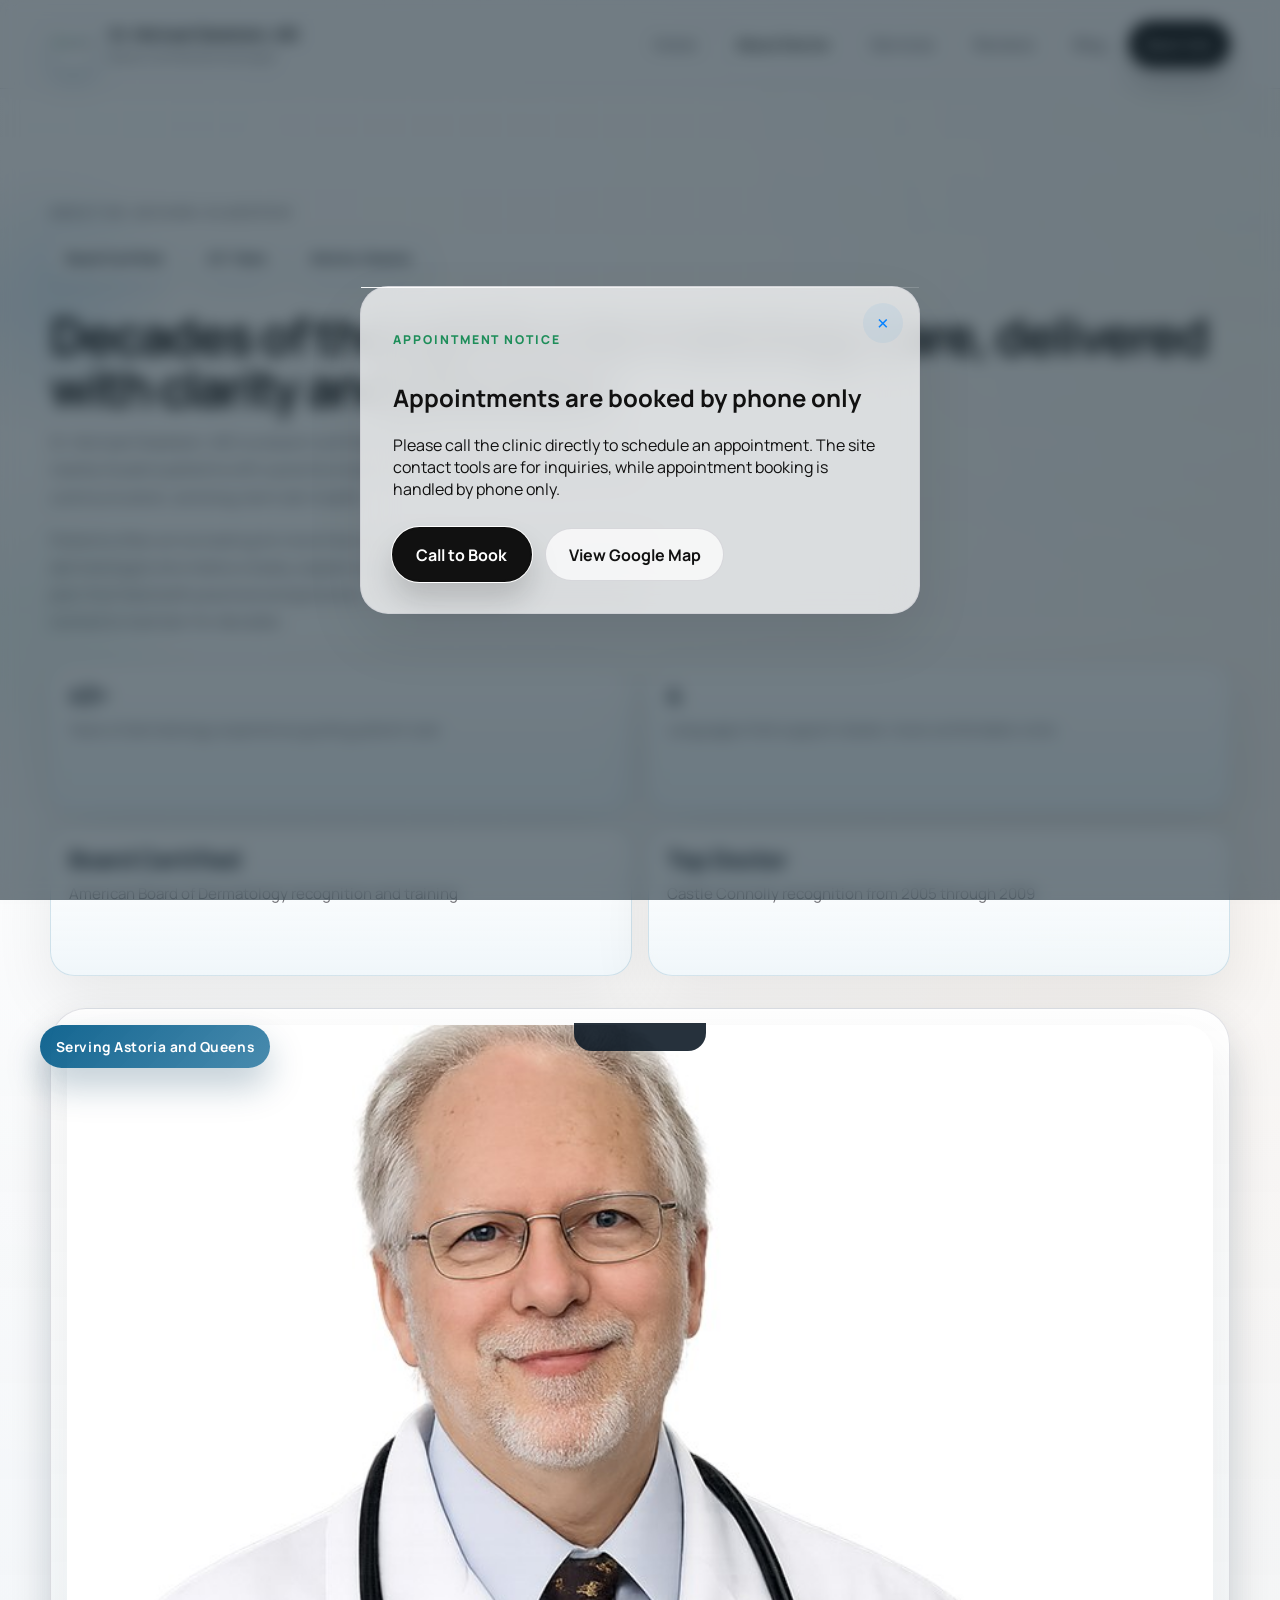
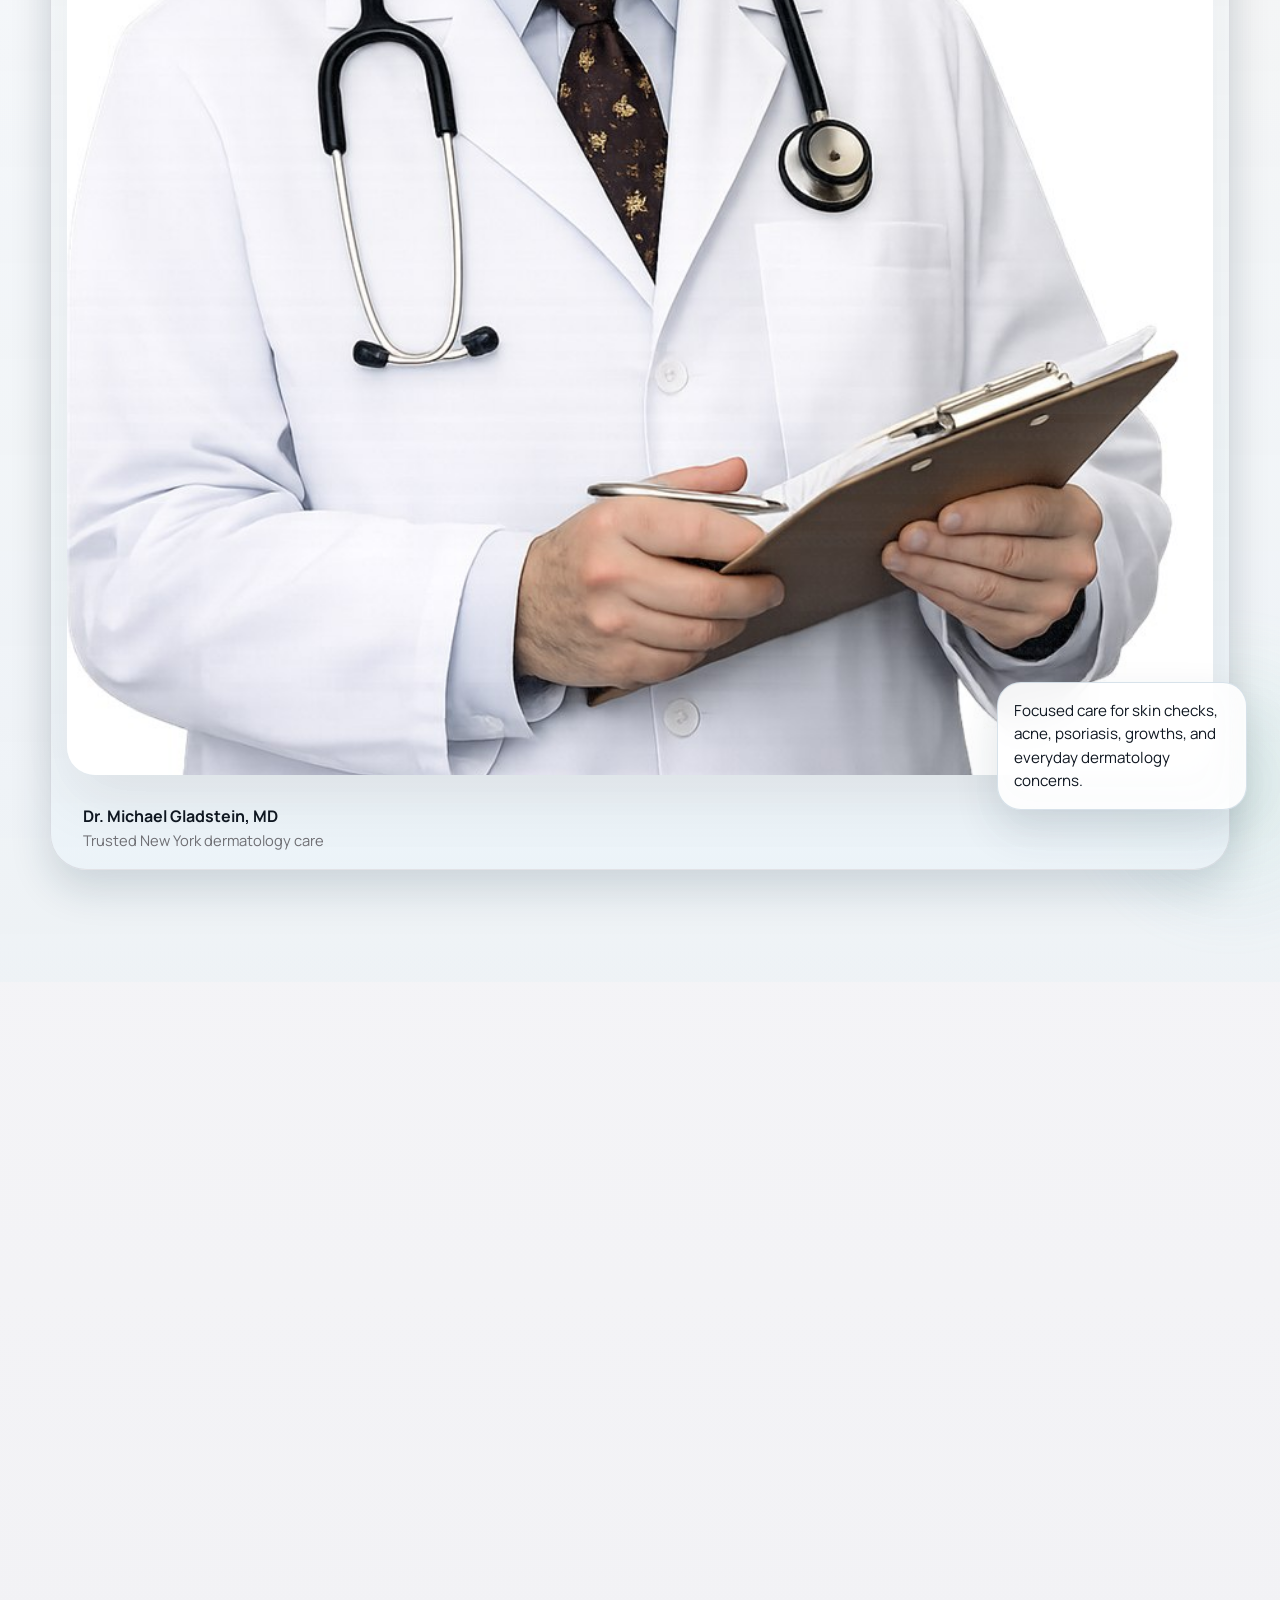
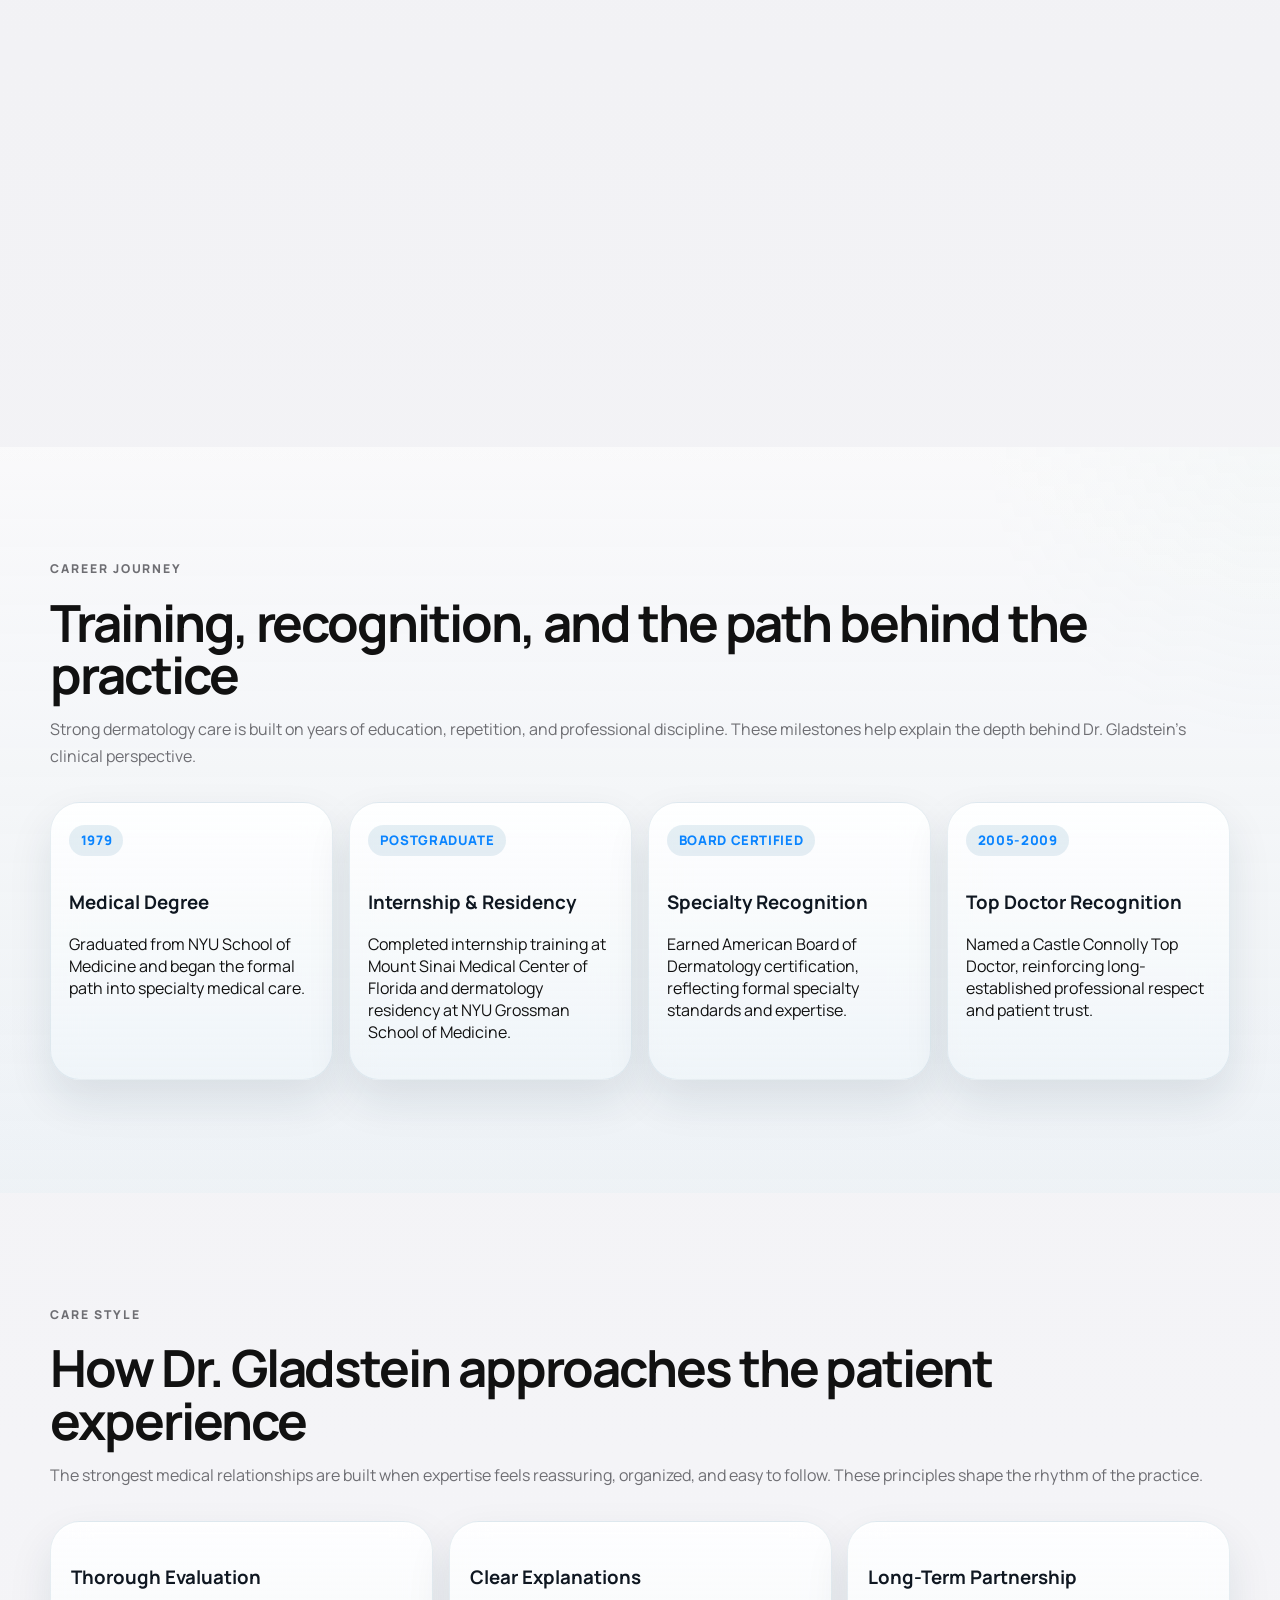
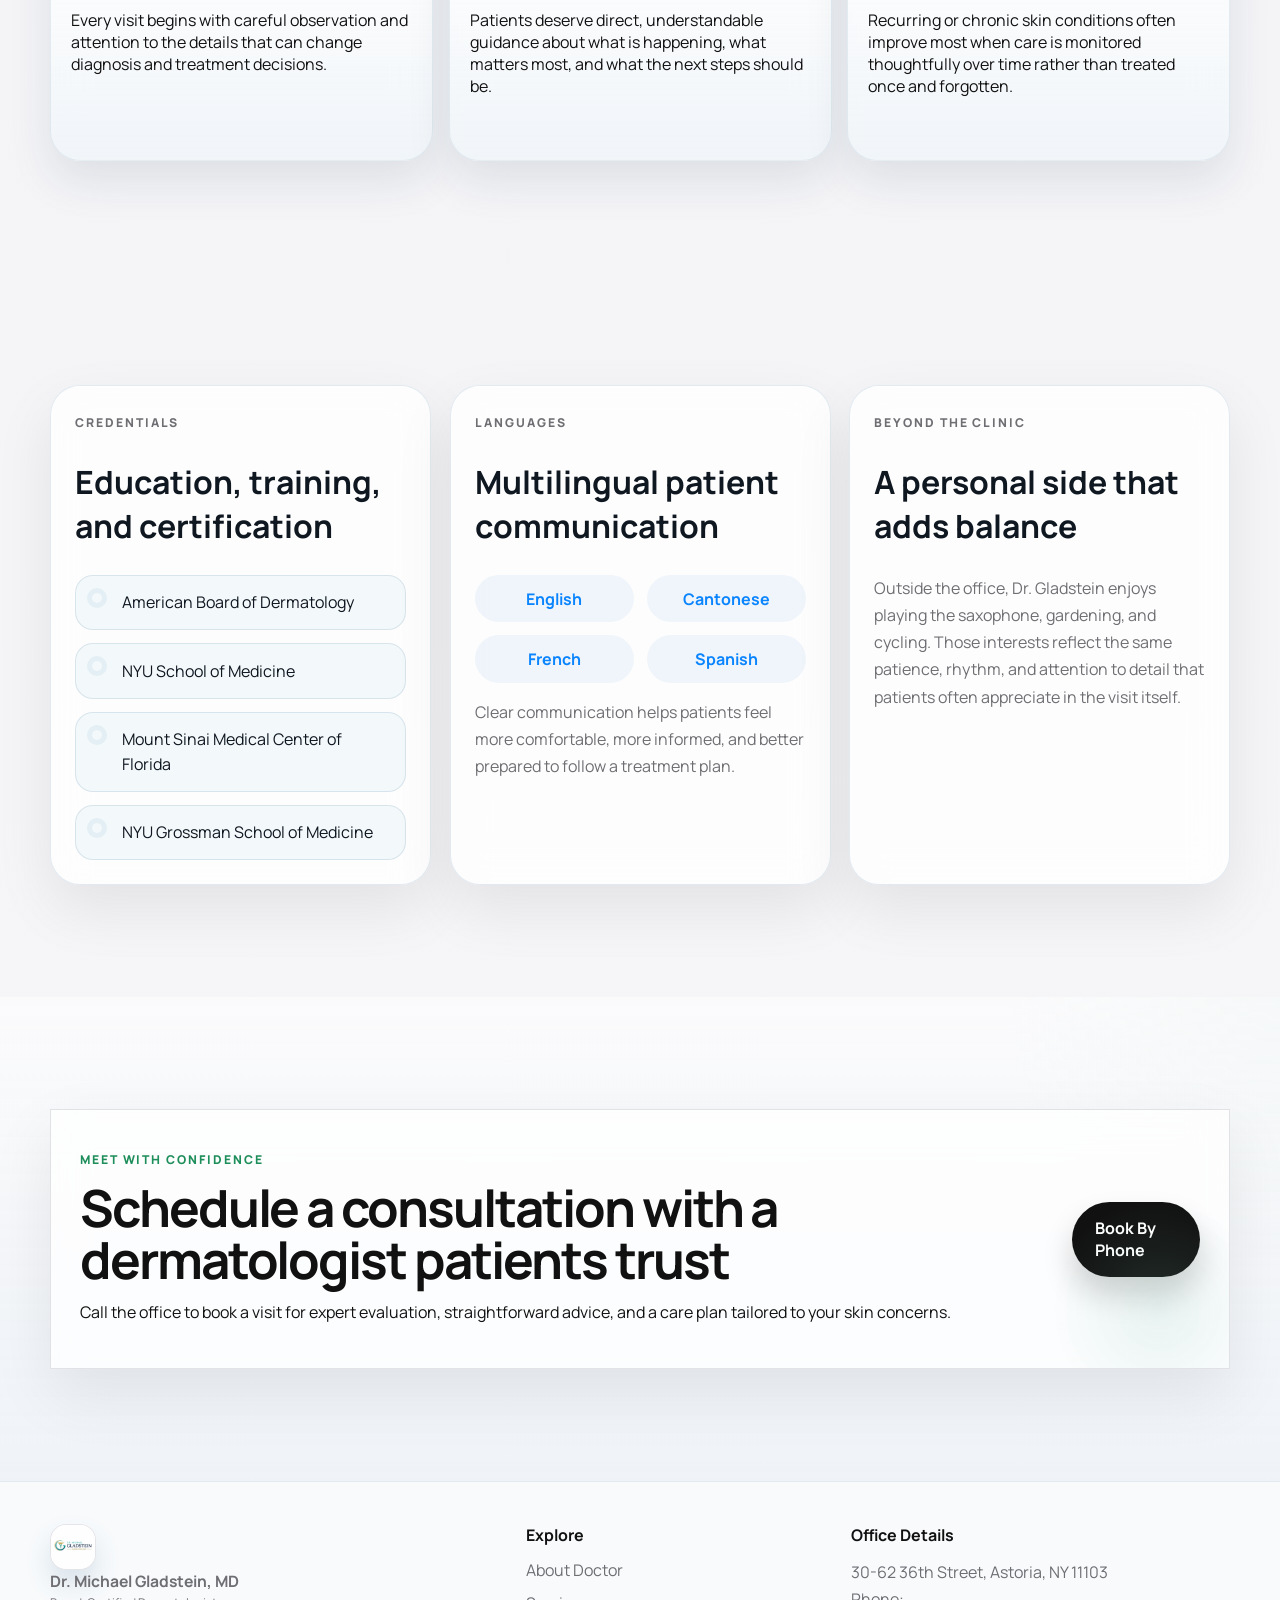
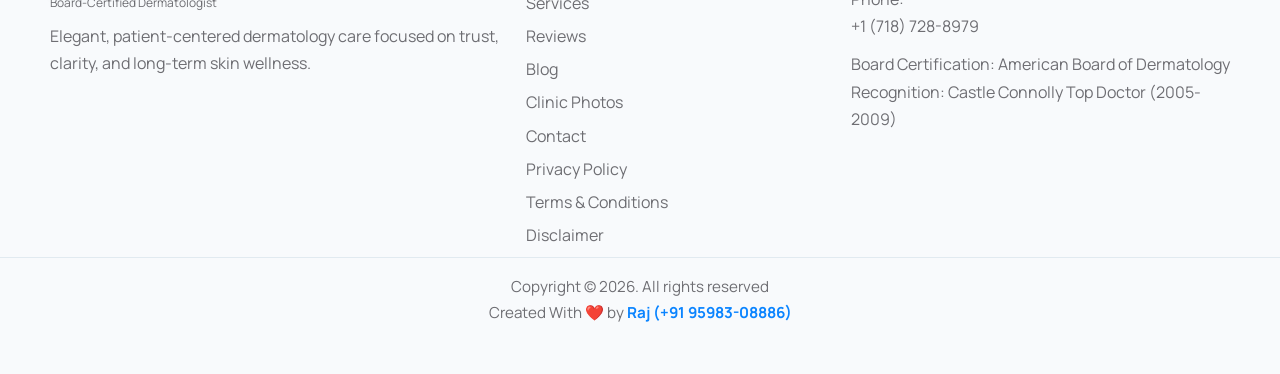
<file: about.html>
<!DOCTYPE html>
<html lang="en">
  <head>
    <meta charset="UTF-8" />
    <meta name="viewport" content="width=device-width, initial-scale=1.0" />
    <title>About Dr. Michael Gladstein | Astoria Dermatologist</title>
    <meta
      name="description"
      content="Learn about Dr. Michael Gladstein, MD, a board-certified Astoria dermatologist with 43+ years of experience, multilingual care, and a patient-focused approach."
    />
    <meta
      name="keywords"
      content="Astoria dermatologist, best dermatologist in Astoria, Dr. Michael Gladstein, dermatologist Queens NY"
    />
    <meta name="robots" content="index, follow, max-image-preview:large, max-snippet:-1, max-video-preview:-1" />
    <meta name="author" content="Dr. Michael Gladstein, MD" />
    <meta itemprop="image" content="https://drmichael.online/Images/seo/dr-michael-gladstein-astoria-dermatologist.jpg" />
    <link rel="icon" type="image/jpeg" href="logo.jpeg" />
    <link rel="shortcut icon" href="logo.jpeg" />
    <link rel="apple-touch-icon" href="logo.jpeg" />
    <link rel="canonical" href="https://drmichael.online/about.html" />
    <meta property="og:site_name" content="Dr. Michael Gladstein, MD" />
    <meta property="og:type" content="profile" />
    <meta property="og:title" content="About Dr. Michael Gladstein | Astoria Dermatologist" />
    <meta
      property="og:description"
      content="Board-certified dermatologist serving Astoria and nearby Queens patients with thoughtful, experienced care."
    />
    <meta property="og:url" content="https://drmichael.online/about.html" />
    <meta property="og:image" content="https://drmichael.online/Images/seo/dr-michael-gladstein-astoria-dermatologist.jpg" />
    <meta property="og:image:alt" content="Dr. Michael Gladstein, MD" />
    <meta name="twitter:card" content="summary_large_image" />
    <meta name="twitter:image" content="https://drmichael.online/Images/seo/dr-michael-gladstein-astoria-dermatologist.jpg" />
    <meta name="twitter:image:alt" content="Dr. Michael Gladstein, MD" />
    <script type="application/ld+json">
      {
        "@context": "https://schema.org",
        "@type": "ProfilePage",
        "url": "https://drmichael.online/about.html",
        "mainEntity": {
          "@type": "Person",
          "@id": "https://drmichael.online/#doctor",
          "name": "Dr. Michael Gladstein, MD",
          "jobTitle": "Board-Certified Dermatologist",
          "image": "https://drmichael.online/Images/seo/dr-michael-gladstein-astoria-dermatologist.jpg",
          "worksFor": {
            "@id": "https://drmichael.online/#practice"
          },
          "alumniOf": ["NYU School of Medicine", "NYU Grossman School of Medicine"],
          "knowsLanguage": ["English", "Cantonese", "French", "Spanish"]
        }
      }
    </script>
    <link rel="preconnect" href="https://fonts.googleapis.com" />
    <link rel="preconnect" href="https://fonts.gstatic.com" crossorigin />
    <link
      href="https://fonts.googleapis.com/css2?family=Manrope:wght@400;500;600;700;800&display=swap"
      rel="stylesheet"
    />
    <link rel="stylesheet" href="styles.css" />
  </head>
  <body data-page="about">
    <div class="site-shell">
      <div class="site-popup" id="site-popup" aria-hidden="true" role="dialog" aria-labelledby="popup-title">
        <div class="site-popup-backdrop" data-popup-close></div>
        <div class="site-popup-panel glass-panel">
          <button class="site-popup-close" type="button" aria-label="Close popup" data-popup-close>&times;</button>
          <p class="eyebrow">Appointment Notice</p>
          <h2 id="popup-title">Appointments are booked by phone only</h2>
          <p>
            Please call the clinic directly to schedule an appointment. The site contact tools are for inquiries, while
            appointment booking is handled by phone only.
          </p>
          <div class="hero-actions">
            <a class="button button-primary" href="tel:+17187288979">Call to Book</a>
            <a class="button button-secondary" href="https://google.com/maps/place/Michael+Gladstein,+MD/data=!4m2!3m1!1s0x0:0xa035bc349d63019d?sa=X&ved=1t:2428&ictx=111" target="_blank" rel="noreferrer">View Google Map</a>
          </div>
        </div>
      </div>
      <header class="site-header">
        <div class="container nav-wrap">
          <a class="brand" href="index.html" aria-label="Dermatology clinic homepage">
            <img class="brand-mark" src="logo.jpeg" alt="Dr. Michael Gladstein clinic logo" />
            <span>
              <strong>Dr. Michael Gladstein, MD</strong>
              <small>Board-Certified Dermatologist</small>
            </span>
          </a>
          <button class="nav-toggle" type="button" aria-expanded="false" aria-label="Open navigation menu">
            <span></span>
            <span></span>
          </button>
          <nav class="site-nav" aria-label="Primary">
            <a href="index.html">Home</a>
            <a href="about.html">About Doctor</a>
            <a href="services.html">Services</a>
            <a href="reviews.html">Reviews</a>
            <a href="blog.html">Blog</a>
            <a href="contact.html" class="nav-cta">Book Visit</a>
          </nav>
        </div>
      </header>

      <main>
        <section class="page-hero page-hero-iphone about-hero">
          <div class="container page-hero-grid iphone-layout about-hero-layout">
            <div class="page-hero-copy about-hero-copy" data-reveal="up">
              <p class="eyebrow">About Dr. Michael Gladstein</p>
              <div class="iphone-chip-row">
                <span class="iphone-chip">Board Certified</span>
                <span class="iphone-chip">43+ Years</span>
                <span class="iphone-chip">Astoria, Queens</span>
              </div>
              <h1>Decades of thoughtful dermatology care, delivered with clarity and precision</h1>
              <p>
                Dr. Michael Gladstein, MD is a board-certified dermatologist serving Astoria and nearby Queens patients
                with a practice style built around careful diagnosis, direct communication, and long-term skin health.
              </p>
              <p>
                Patients often arrive looking for more than a prescription. They want an experienced dermatologist who
                listens closely, explains what matters, and creates a treatment plan that feels both practical and
                personal. That is the standard this practice has worked to maintain for decades.
              </p>
              <div class="about-stat-grid">
                <article class="about-stat-card glass-panel tilt-card" data-tilt-card>
                  <strong class="tilt-depth">43+</strong>
                  <span class="tilt-depth-sm">Years of dermatology experience guiding patient care</span>
                </article>
                <article class="about-stat-card glass-panel tilt-card" data-tilt-card>
                  <strong class="tilt-depth">4</strong>
                  <span class="tilt-depth-sm">Languages that support clearer, more comfortable visits</span>
                </article>
                <article class="about-stat-card glass-panel tilt-card" data-tilt-card>
                  <strong class="tilt-depth">Board Certified</strong>
                  <span class="tilt-depth-sm">American Board of Dermatology recognition and training</span>
                </article>
                <article class="about-stat-card glass-panel tilt-card" data-tilt-card>
                  <strong class="tilt-depth">Top Doctor</strong>
                  <span class="tilt-depth-sm">Castle Connolly recognition from 2005 through 2009</span>
                </article>
              </div>
            </div>
            <div class="portrait-panel glass-panel iphone-device about-portrait-shell tilt-card" data-reveal="left" data-tilt-card>
              <div class="iphone-notch"></div>
              <div class="about-floating-ribbon tilt-depth-sm">Serving Astoria and Queens</div>
              <img
                src="Images/seo/dr-michael-gladstein-astoria-dermatologist.jpg"
                alt="Dr. Michael Gladstein, board-certified dermatologist in Astoria"
                width="900"
                height="1350"
              />
              <div class="iphone-device-bar tilt-depth-sm">
                <strong>Dr. Michael Gladstein, MD</strong>
                <span>Trusted New York dermatology care</span>
              </div>
              <div class="about-portrait-note glass-panel tilt-depth">
                <span>Focused care for skin checks, acne, psoriasis, growths, and everyday dermatology concerns.</span>
              </div>
            </div>
          </div>
        </section>

        <section class="section">
          <div class="container about-story-grid">
            <article class="about-story-panel glass-panel iphone-card tilt-card" data-reveal="right" data-tilt-card>
              <p class="eyebrow tilt-depth-sm">Biography</p>
              <h2 class="tilt-depth">A dermatologist patients trust when experience truly matters</h2>
              <p class="tilt-depth-sm">
                With more than four decades in dermatology, Dr. Gladstein has cared for patients with acne, psoriasis,
                suspicious lesions, skin growths, chronic rashes, cysts, and a wide range of general skin concerns.
                His reputation was built over time through consistency: careful exams, grounded clinical judgment, and
                the ability to make complex skin issues easier to understand.
              </p>
              <p class="tilt-depth-sm">
                The tone of the visit matters as much as the treatment itself. Many patients want a doctor who can move
                efficiently without making the appointment feel rushed. Dr. Gladstein's style emphasizes close
                observation, direct explanations, and recommendations tailored to each patient's symptoms, goals, and
                comfort level.
              </p>
              <p class="tilt-depth-sm">
                That long-view approach is especially valuable in dermatology, where some concerns require quick
                reassurance while others benefit from monitoring, adjustment, and long-term partnership. The result is
                a practice that feels measured, professional, and attentive from first consultation through follow-up.
              </p>
              <div class="about-mini-list">
                <span>Thoughtful diagnosis before treatment planning</span>
                <span>Clear explanations that help patients make confident decisions</span>
                <span>Practical, long-term guidance for recurring skin concerns</span>
              </div>
            </article>

            <div class="about-side-stack">
              <blockquote class="about-quote-card quote-card glass-panel iphone-card tilt-card" data-reveal="left" data-tilt-card>
                <p class="eyebrow tilt-depth-sm">Personal Philosophy</p>
                <p class="tilt-depth">
                  "My philosophy is to provide dermatologic care that is both thorough and compassionate. I believe
                  every patient deserves clear explanations and treatment tailored to their unique needs."
                </p>
                <footer class="tilt-depth-sm">Dr. Michael Gladstein</footer>
              </blockquote>

              <article class="about-focus-card info-panel glass-panel iphone-card tilt-card" data-reveal="up" data-tilt-card>
                <p class="eyebrow tilt-depth-sm">Clinical Focus</p>
                <h2 class="tilt-depth">What patients often come in for</h2>
                <div class="about-focus-list tilt-depth-sm">
                  <span>Preventive skin checks and lesion evaluation</span>
                  <span>Adult acne and acne scarring concerns</span>
                  <span>Psoriasis and chronic inflammatory skin conditions</span>
                  <span>Cysts, growths, rashes, irritation, and general dermatology care</span>
                </div>
              </article>
            </div>
          </div>
        </section>

        <section class="section section-soft">
          <div class="container">
            <div class="section-heading" data-reveal="up">
              <p class="eyebrow">Career Journey</p>
              <h2>Training, recognition, and the path behind the practice</h2>
              <p>
                Strong dermatology care is built on years of education, repetition, and professional discipline. These
                milestones help explain the depth behind Dr. Gladstein's clinical perspective.
              </p>
            </div>
            <div class="about-timeline">
              <article class="about-timeline-card glass-panel iphone-card tilt-card" data-reveal="up" data-tilt-card>
                <span class="about-year tilt-depth">1979</span>
                <h3 class="tilt-depth-sm">Medical Degree</h3>
                <p class="tilt-depth-sm">Graduated from NYU School of Medicine and began the formal path into specialty medical care.</p>
              </article>
              <article class="about-timeline-card glass-panel iphone-card tilt-card" data-reveal="up" data-tilt-card>
                <span class="about-year tilt-depth">Postgraduate</span>
                <h3 class="tilt-depth-sm">Internship & Residency</h3>
                <p class="tilt-depth-sm">Completed internship training at Mount Sinai Medical Center of Florida and dermatology residency at NYU Grossman School of Medicine.</p>
              </article>
              <article class="about-timeline-card glass-panel iphone-card tilt-card" data-reveal="up" data-tilt-card>
                <span class="about-year tilt-depth">Board Certified</span>
                <h3 class="tilt-depth-sm">Specialty Recognition</h3>
                <p class="tilt-depth-sm">Earned American Board of Dermatology certification, reflecting formal specialty standards and expertise.</p>
              </article>
              <article class="about-timeline-card glass-panel iphone-card tilt-card" data-reveal="up" data-tilt-card>
                <span class="about-year tilt-depth">2005-2009</span>
                <h3 class="tilt-depth-sm">Top Doctor Recognition</h3>
                <p class="tilt-depth-sm">Named a Castle Connolly Top Doctor, reinforcing long-established professional respect and patient trust.</p>
              </article>
            </div>
          </div>
        </section>

        <section class="section">
          <div class="container">
            <div class="section-heading" data-reveal="up">
              <p class="eyebrow">Care Style</p>
              <h2>How Dr. Gladstein approaches the patient experience</h2>
              <p>
                The strongest medical relationships are built when expertise feels reassuring, organized, and easy to
                follow. These principles shape the rhythm of the practice.
              </p>
            </div>
            <div class="about-principles">
              <article class="about-principle-card glass-panel iphone-card tilt-card" data-reveal="up" data-tilt-card>
                <h3 class="tilt-depth">Thorough Evaluation</h3>
                <p class="tilt-depth-sm">Every visit begins with careful observation and attention to the details that can change diagnosis and treatment decisions.</p>
              </article>
              <article class="about-principle-card glass-panel iphone-card tilt-card" data-reveal="up" data-tilt-card>
                <h3 class="tilt-depth">Clear Explanations</h3>
                <p class="tilt-depth-sm">Patients deserve direct, understandable guidance about what is happening, what matters most, and what the next steps should be.</p>
              </article>
              <article class="about-principle-card glass-panel iphone-card tilt-card" data-reveal="up" data-tilt-card>
                <h3 class="tilt-depth">Long-Term Partnership</h3>
                <p class="tilt-depth-sm">Recurring or chronic skin conditions often improve most when care is monitored thoughtfully over time rather than treated once and forgotten.</p>
              </article>
            </div>
          </div>
        </section>

        <section class="section">
          <div class="container about-detail-grid">
            <article class="info-panel glass-panel iphone-card tilt-card" data-reveal="up" data-tilt-card>
              <p class="eyebrow tilt-depth-sm">Credentials</p>
              <h2 class="tilt-depth">Education, training, and certification</h2>
              <div class="about-detail-list tilt-depth-sm">
                <span>American Board of Dermatology</span>
                <span>NYU School of Medicine</span>
                <span>Mount Sinai Medical Center of Florida</span>
                <span>NYU Grossman School of Medicine</span>
              </div>
            </article>
            <article class="info-panel glass-panel iphone-card tilt-card" data-reveal="up" data-tilt-card>
              <p class="eyebrow tilt-depth-sm">Languages</p>
              <h2 class="tilt-depth">Multilingual patient communication</h2>
              <div class="pill-row tilt-depth-sm">
                <span>English</span>
                <span>Cantonese</span>
                <span>French</span>
                <span>Spanish</span>
              </div>
              <p class="tilt-depth-sm">Clear communication helps patients feel more comfortable, more informed, and better prepared to follow a treatment plan.</p>
            </article>
            <article class="info-panel glass-panel iphone-card tilt-card" data-reveal="up" data-tilt-card>
              <p class="eyebrow tilt-depth-sm">Beyond The Clinic</p>
              <h2 class="tilt-depth">A personal side that adds balance</h2>
              <p class="tilt-depth-sm">
                Outside the office, Dr. Gladstein enjoys playing the saxophone, gardening, and cycling. Those interests
                reflect the same patience, rhythm, and attention to detail that patients often appreciate in the visit itself.
              </p>
            </article>
          </div>
        </section>

        <section class="section cta-section">
          <div class="container">
            <div class="cta-card glass-panel" data-reveal="up">
              <div>
                <p class="eyebrow">Meet With Confidence</p>
                <h2>Schedule a consultation with a dermatologist patients trust</h2>
                <p>
                  Call the office to book a visit for expert evaluation, straightforward advice, and a care plan
                  tailored to your skin concerns.
                </p>
              </div>
              <a class="button button-primary" href="tel:+17187288979">Book By Phone</a>
            </div>
          </div>
        </section>
      </main>

      <footer class="site-footer">
        <div class="container footer-grid">
          <div>
            <a class="brand brand-footer" href="index.html">
              <img class="brand-mark" src="logo.jpeg" alt="Dr. Michael Gladstein clinic logo" />
              <span>
                <strong>Dr. Michael Gladstein, MD</strong>
                <small>Board-Certified Dermatologist</small>
              </span>
            </a>
            <p>Elegant, patient-centered dermatology care focused on trust, clarity, and long-term skin wellness.</p>
          </div>
          <div>
            <h3>Explore</h3>
            <a href="about.html">About Doctor</a>
            <a href="services.html">Services</a>
            <a href="reviews.html">Reviews</a>
            <a href="blog.html">Blog</a>
            <a href="gallery.html">Clinic Photos</a>
            <a href="contact.html">Contact</a>
            <a href="privacy-policy.html">Privacy Policy</a>
            <a href="terms-and-conditions.html">Terms &amp; Conditions</a>
            <a href="medical-disclaimer.html">Disclaimer</a>
          </div>
          <div>
            <h3>Office Details</h3>
            <p>30-62 36th Street, Astoria, NY 11103</p>
            <p>Phone: <a href="tel:+17187288979">+1 (718) 728-8979</a></p>
            <p>Board Certification: American Board of Dermatology</p>
            <p>Recognition: Castle Connolly Top Doctor (2005-2009)</p>
          </div>
        </div>
        <p class="footer-copy">Copyright © 2026. All rights reserved <br /> Created With ❤️ by <a href="https://wa.me/919598308886" target="_blank" rel="noreferrer">Raj (+91 95983-08886)</a></p>
      </footer>
    </div>

    <script src="script.js"></script>
  </body>
</html>
</file>
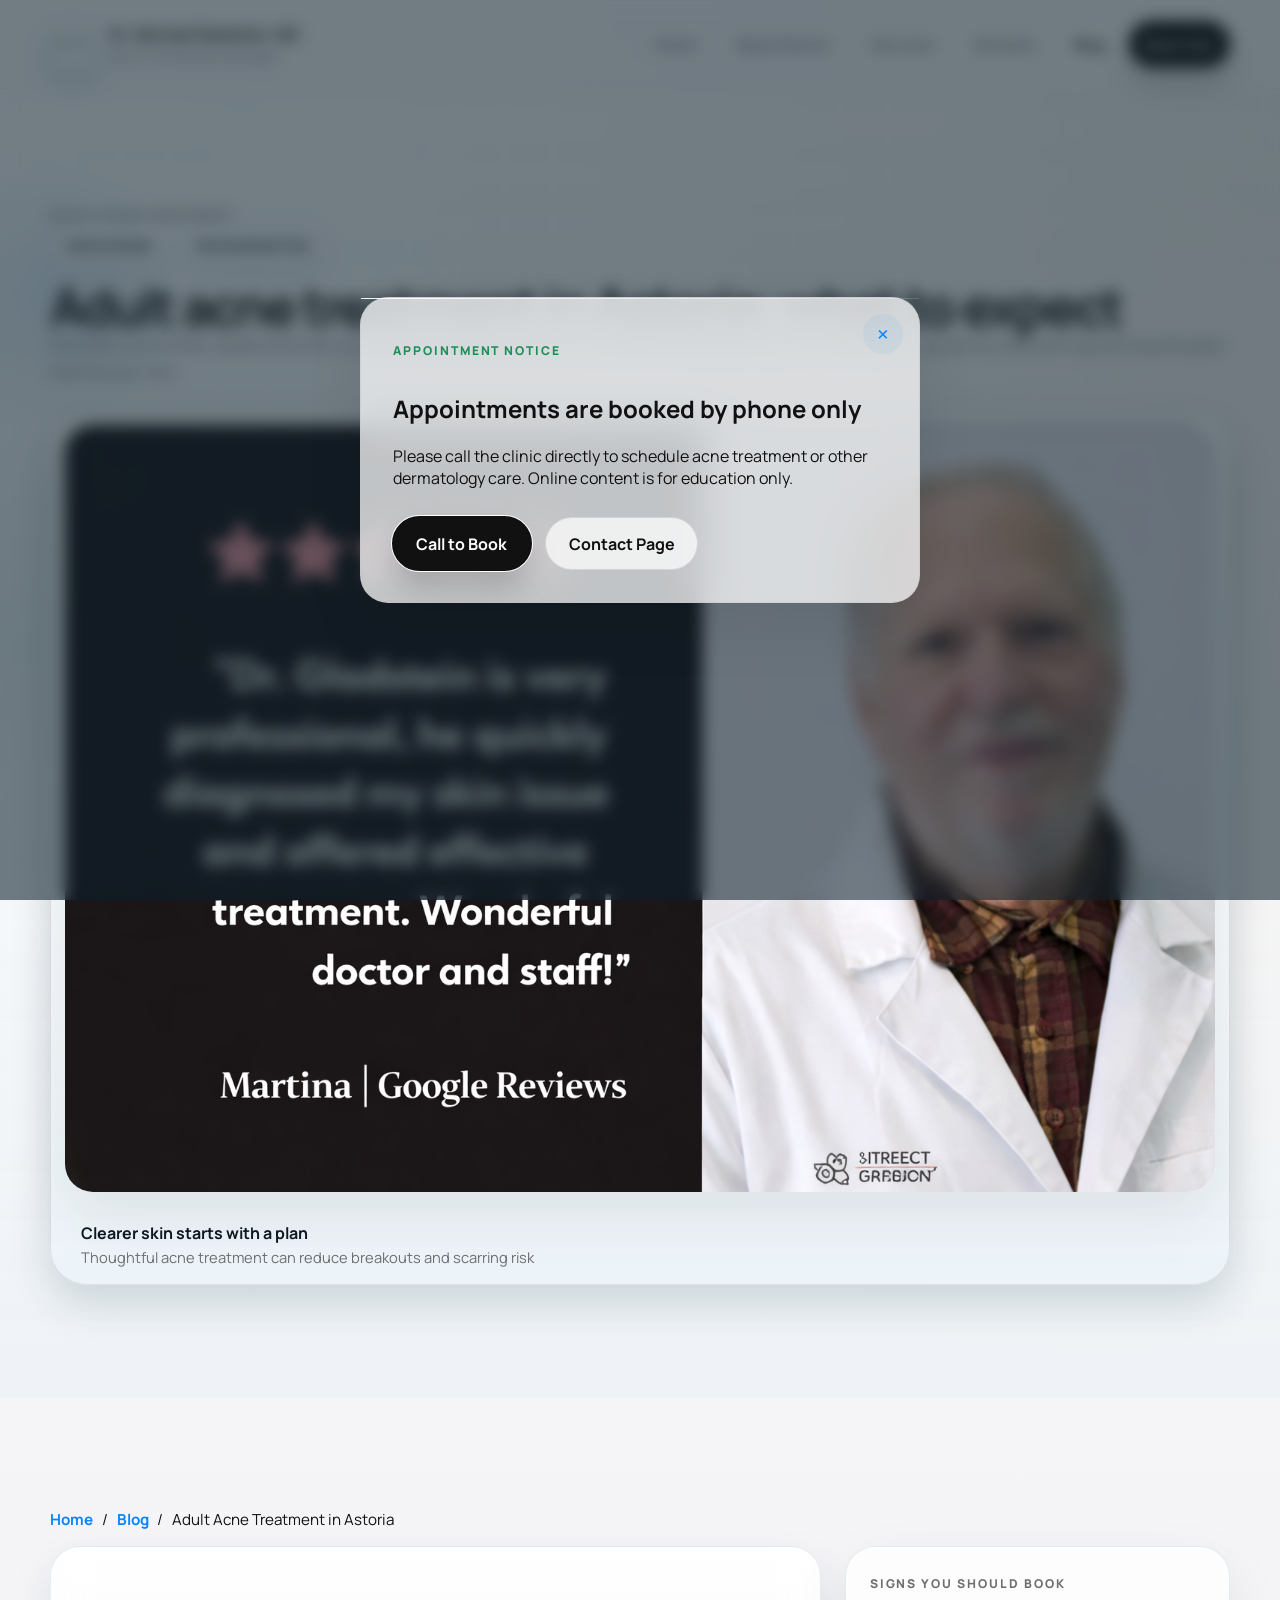
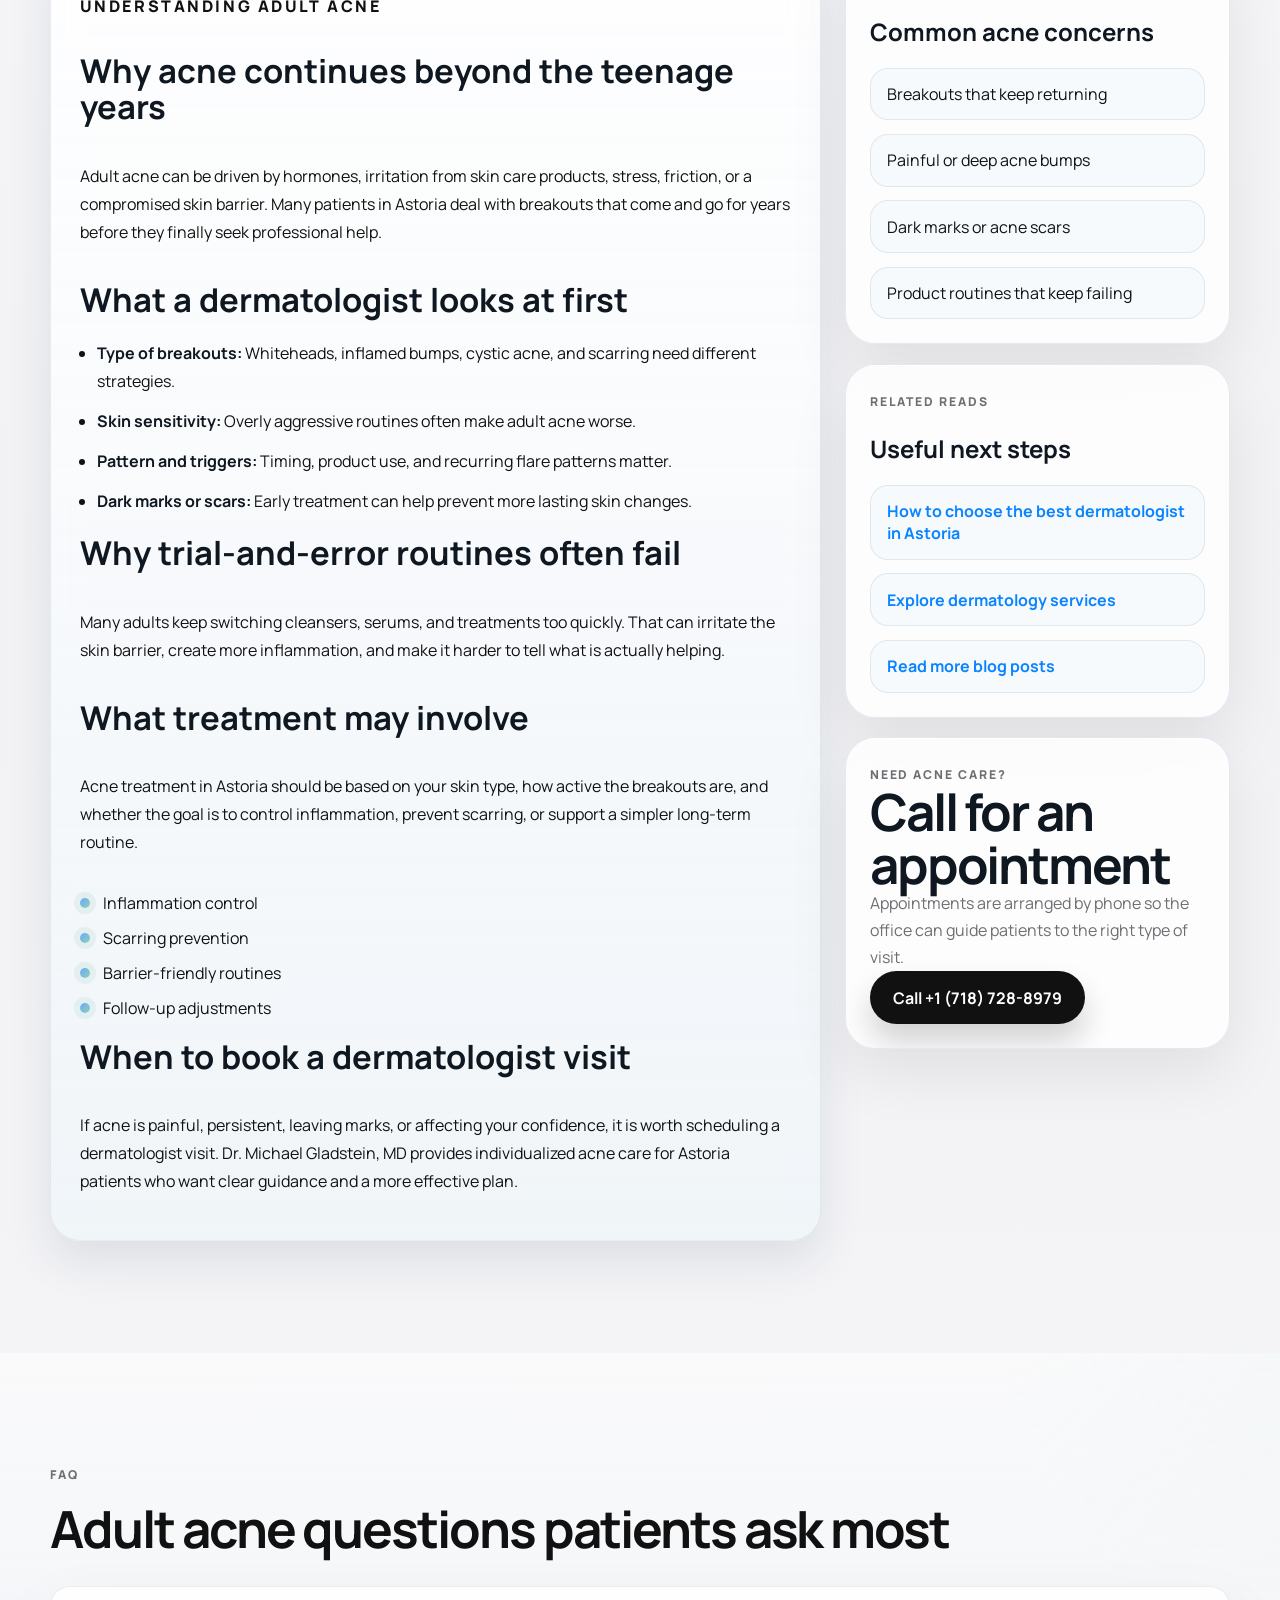
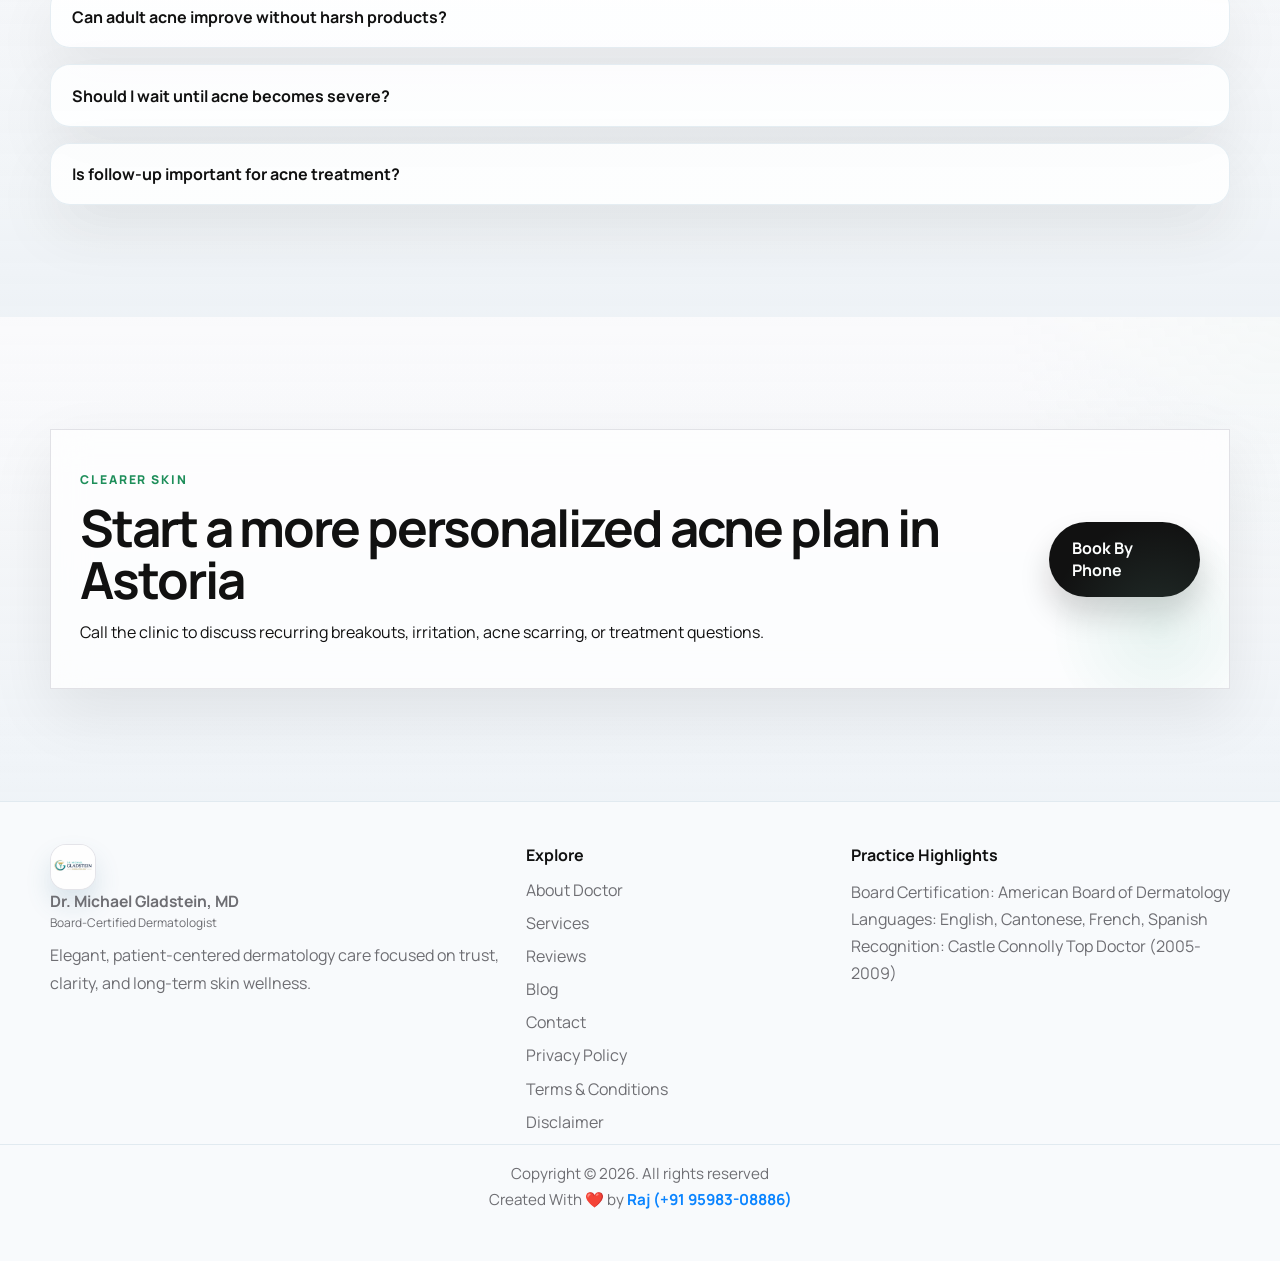
<file: acne-treatment-astoria.html>
<!DOCTYPE html>
<html lang="en">
  <head>
    <meta charset="UTF-8" />
    <meta name="viewport" content="width=device-width, initial-scale=1.0" />
    <title>Adult Acne Treatment in Astoria: What to Expect | Dr. Michael Gladstein, MD</title>
    <meta
      name="description"
      content="Learn what to expect from adult acne treatment in Astoria, including evaluation, treatment planning, common triggers, and when to see a dermatologist."
    />
    <meta
      name="keywords"
      content="adult acne treatment Astoria, acne dermatologist Astoria, best dermatologist in Astoria, acne care Queens NY"
    />
    <meta name="robots" content="index, follow, max-image-preview:large, max-snippet:-1, max-video-preview:-1" />
    <meta name="author" content="Dr. Michael Gladstein, MD" />
    <meta itemprop="image" content="https://drmichael.online/Images/seo/dr-michael-gladstein-astoria-dermatologist.jpg" />
    <link rel="icon" type="image/jpeg" href="logo.jpeg" />
    <link rel="shortcut icon" href="logo.jpeg" />
    <link rel="apple-touch-icon" href="logo.jpeg" />
    <link rel="canonical" href="https://drmichael.online/acne-treatment-astoria.html" />
    <meta property="og:site_name" content="Dr. Michael Gladstein, MD" />
    <meta property="og:type" content="article" />
    <meta property="og:title" content="Adult Acne Treatment in Astoria: What to Expect" />
    <meta
      property="og:description"
      content="A practical Astoria guide to adult acne visits, common triggers, and personalized dermatology treatment."
    />
    <meta property="og:url" content="https://drmichael.online/acne-treatment-astoria.html" />
    <meta property="og:image" content="https://drmichael.online/Images/seo/dr-michael-gladstein-astoria-dermatologist.jpg" />
    <meta property="og:image:alt" content="Dr. Michael Gladstein, MD" />
    <meta name="twitter:card" content="summary_large_image" />
    <meta name="twitter:title" content="Adult Acne Treatment in Astoria: What to Expect" />
    <meta
      name="twitter:description"
      content="See how a dermatologist can evaluate adult acne and build a plan that fits your skin."
    />
    <meta name="twitter:image" content="https://drmichael.online/Images/seo/dr-michael-gladstein-astoria-dermatologist.jpg" />
    <meta name="twitter:image:alt" content="Dr. Michael Gladstein, MD" />
    <script type="application/ld+json">
      {
        "@context": "https://schema.org",
        "@type": "BlogPosting",
        "headline": "Adult Acne Treatment in Astoria: What to Expect",
        "description": "A patient-friendly guide to adult acne evaluation and treatment in Astoria.",
        "mainEntityOfPage": "https://drmichael.online/acne-treatment-astoria.html",
        "datePublished": "2026-03-23",
        "dateModified": "2026-03-23",
        "author": {
          "@type": "Person",
          "name": "Dr. Michael Gladstein, MD"
        },
        "publisher": {
          "@type": "Physician",
          "name": "Dr. Michael Gladstein, MD"
        },
        "image": "https://drmichael.online/Images/seo/dr-michael-gladstein-astoria-dermatologist.jpg"
      }
    </script>
    <link rel="preconnect" href="https://fonts.googleapis.com" />
    <link rel="preconnect" href="https://fonts.gstatic.com" crossorigin />
    <link
      href="https://fonts.googleapis.com/css2?family=Manrope:wght@400;500;600;700;800&display=swap"
      rel="stylesheet"
    />
    <link rel="stylesheet" href="styles.css" />
  </head>
  <body data-page="blog">
    <div class="site-shell">
      <div class="site-popup" id="site-popup" aria-hidden="true" role="dialog" aria-labelledby="popup-title">
        <div class="site-popup-backdrop" data-popup-close></div>
        <div class="site-popup-panel glass-panel">
          <button class="site-popup-close" type="button" aria-label="Close popup" data-popup-close>&times;</button>
          <p class="eyebrow">Appointment Notice</p>
          <h2 id="popup-title">Appointments are booked by phone only</h2>
          <p>
            Please call the clinic directly to schedule acne treatment or other dermatology care. Online content is for
            education only.
          </p>
          <div class="hero-actions">
            <a class="button button-primary" href="tel:+17187288979">Call to Book</a>
            <a class="button button-secondary" href="contact.html">Contact Page</a>
          </div>
        </div>
      </div>

      <header class="site-header">
        <div class="container nav-wrap">
          <a class="brand" href="index.html" aria-label="Dermatology clinic homepage">
            <img class="brand-mark" src="logo.jpeg" alt="Dr. Michael Gladstein clinic logo" />
            <span>
              <strong>Dr. Michael Gladstein, MD</strong>
              <small>Board-Certified Dermatologist</small>
            </span>
          </a>
          <button class="nav-toggle" type="button" aria-expanded="false" aria-label="Open navigation menu">
            <span></span>
            <span></span>
          </button>
          <nav class="site-nav" aria-label="Primary">
            <a href="index.html">Home</a>
            <a href="about.html">About Doctor</a>
            <a href="services.html">Services</a>
            <a href="reviews.html">Reviews</a>
            <a href="blog.html">Blog</a>
            <a href="contact.html" class="nav-cta">Book Visit</a>
          </nav>
        </div>
      </header>

      <main>
        <section class="page-hero page-hero-iphone">
          <div class="container page-hero-grid iphone-layout">
            <div class="page-hero-copy" data-reveal="up">
              <p class="eyebrow">Adult Acne Treatment</p>
              <div class="iphone-chip-row">
                <span class="iphone-chip">Astoria Guide</span>
                <span class="iphone-chip">Personalized Care</span>
              </div>
              <h1>Adult acne treatment in Astoria: what to expect</h1>
              <p>
                Persistent acne often needs more than a random product routine. A dermatologist can evaluate triggers,
                inflammation, sensitivity, and scarring risk to build a plan that fits your skin.
              </p>
            </div>
            <div class="portrait-panel glass-panel iphone-device" data-reveal="left">
              <div class="iphone-notch"></div>
              <img
                src="Images/gallery/ChatGPT Image Mar 15, 2026, 05_30_00 PM.png"
                alt="Acne treatment skin care"
              />
              <div class="iphone-device-bar">
                <strong>Clearer skin starts with a plan</strong>
                <span>Thoughtful acne treatment can reduce breakouts and scarring risk</span>
              </div>
            </div>
          </div>
        </section>

        <section class="section">
          <div class="container">
            <nav class="breadcrumb-trail" aria-label="Breadcrumb">
              <a href="index.html">Home</a>
              <span>/</span>
              <a href="blog.html">Blog</a>
              <span>/</span>
              <span>Adult Acne Treatment in Astoria</span>
            </nav>

            <div class="article-layout">
              <article class="article-body glass-panel iphone-card" data-reveal="up">
                <p class="eyebrow">Understanding Adult Acne</p>
                <h2>Why acne continues beyond the teenage years</h2>
                <p>
                  Adult acne can be driven by hormones, irritation from skin care products, stress, friction, or a
                  compromised skin barrier. Many patients in Astoria deal with breakouts that come and go for years
                  before they finally seek professional help.
                </p>

                <h2>What a dermatologist looks at first</h2>
                <ul>
                  <li><strong>Type of breakouts:</strong> Whiteheads, inflamed bumps, cystic acne, and scarring need different strategies.</li>
                  <li><strong>Skin sensitivity:</strong> Overly aggressive routines often make adult acne worse.</li>
                  <li><strong>Pattern and triggers:</strong> Timing, product use, and recurring flare patterns matter.</li>
                  <li><strong>Dark marks or scars:</strong> Early treatment can help prevent more lasting skin changes.</li>
                </ul>

                <h2>Why trial-and-error routines often fail</h2>
                <p>
                  Many adults keep switching cleansers, serums, and treatments too quickly. That can irritate the skin
                  barrier, create more inflammation, and make it harder to tell what is actually helping.
                </p>

                <h2>What treatment may involve</h2>
                <p>
                  Acne treatment in Astoria should be based on your skin type, how active the breakouts are, and whether
                  the goal is to control inflammation, prevent scarring, or support a simpler long-term routine.
                </p>
                <div class="check-grid">
                  <span>Inflammation control</span>
                  <span>Scarring prevention</span>
                  <span>Barrier-friendly routines</span>
                  <span>Follow-up adjustments</span>
                </div>

                <h2>When to book a dermatologist visit</h2>
                <p>
                  If acne is painful, persistent, leaving marks, or affecting your confidence, it is worth scheduling a
                  dermatologist visit. Dr. Michael Gladstein, MD provides individualized acne care for Astoria patients
                  who want clear guidance and a more effective plan.
                </p>
              </article>

              <aside class="article-sidebar">
                <article class="info-panel glass-panel iphone-card" data-reveal="up">
                  <p class="eyebrow">Signs You Should Book</p>
                  <h2>Common acne concerns</h2>
                  <div class="article-meta-list">
                    <span>Breakouts that keep returning</span>
                    <span>Painful or deep acne bumps</span>
                    <span>Dark marks or acne scars</span>
                    <span>Product routines that keep failing</span>
                  </div>
                </article>

                <article class="info-panel glass-panel iphone-card" data-reveal="up">
                  <p class="eyebrow">Related Reads</p>
                  <h2>Useful next steps</h2>
                  <div class="related-link-list">
                    <a href="best-dermatologist-astoria.html">How to choose the best dermatologist in Astoria</a>
                    <a href="services.html">Explore dermatology services</a>
                    <a href="blog.html">Read more blog posts</a>
                  </div>
                </article>

                <article class="contact-card glass-panel iphone-card" data-reveal="up">
                  <p class="eyebrow">Need Acne Care?</p>
                  <h2>Call for an appointment</h2>
                  <p>Appointments are arranged by phone so the office can guide patients to the right type of visit.</p>
                  <a class="button button-primary" href="tel:+17187288979">Call +1 (718) 728-8979</a>
                </article>
              </aside>
            </div>
          </div>
        </section>

        <section class="section section-soft">
          <div class="container">
            <div class="section-heading" data-reveal="up">
              <p class="eyebrow">FAQ</p>
              <h2>Adult acne questions patients ask most</h2>
            </div>
            <div class="faq-list">
              <details class="faq-item" data-reveal="up">
                <summary>Can adult acne improve without harsh products?</summary>
                <p>Yes. Many patients do better with a more targeted, less irritating routine once the real trigger pattern is identified.</p>
              </details>
              <details class="faq-item" data-reveal="up">
                <summary>Should I wait until acne becomes severe?</summary>
                <p>No. Earlier treatment can help reduce inflammation, prevent scarring, and save time spent on ineffective product trials.</p>
              </details>
              <details class="faq-item" data-reveal="up">
                <summary>Is follow-up important for acne treatment?</summary>
                <p>Yes. Acne care often improves most when treatment is adjusted over time based on how your skin responds.</p>
              </details>
            </div>
          </div>
        </section>

        <section class="section cta-section">
          <div class="container">
            <div class="cta-card glass-panel" data-reveal="up">
              <div>
                <p class="eyebrow">Clearer Skin</p>
                <h2>Start a more personalized acne plan in Astoria</h2>
                <p>Call the clinic to discuss recurring breakouts, irritation, acne scarring, or treatment questions.</p>
              </div>
              <a class="button button-primary" href="tel:+17187288979">Book By Phone</a>
            </div>
          </div>
        </section>
      </main>

      <footer class="site-footer">
        <div class="container footer-grid">
          <div>
            <a class="brand brand-footer" href="index.html">
              <img class="brand-mark" src="logo.jpeg" alt="Dr. Michael Gladstein clinic logo" />
              <span>
                <strong>Dr. Michael Gladstein, MD</strong>
                <small>Board-Certified Dermatologist</small>
              </span>
            </a>
            <p>Elegant, patient-centered dermatology care focused on trust, clarity, and long-term skin wellness.</p>
          </div>
          <div>
            <h3>Explore</h3>
            <a href="about.html">About Doctor</a>
            <a href="services.html">Services</a>
            <a href="reviews.html">Reviews</a>
            <a href="blog.html">Blog</a>
            <a href="contact.html">Contact</a>
            <a href="privacy-policy.html">Privacy Policy</a>
            <a href="terms-and-conditions.html">Terms &amp; Conditions</a>
            <a href="medical-disclaimer.html">Disclaimer</a>
          </div>
          <div>
            <h3>Practice Highlights</h3>
            <p>Board Certification: American Board of Dermatology</p>
            <p>Languages: English, Cantonese, French, Spanish</p>
            <p>Recognition: Castle Connolly Top Doctor (2005-2009)</p>
          </div>
        </div>
        <p class="footer-copy">Copyright © 2026. All rights reserved <br /> Created With ❤️ by <a href="https://wa.me/919598308886" target="_blank" rel="noreferrer">Raj (+91 95983-08886)</a></p>
      </footer>
    </div>

    <script src="script.js"></script>
  </body>
</html>
</file>
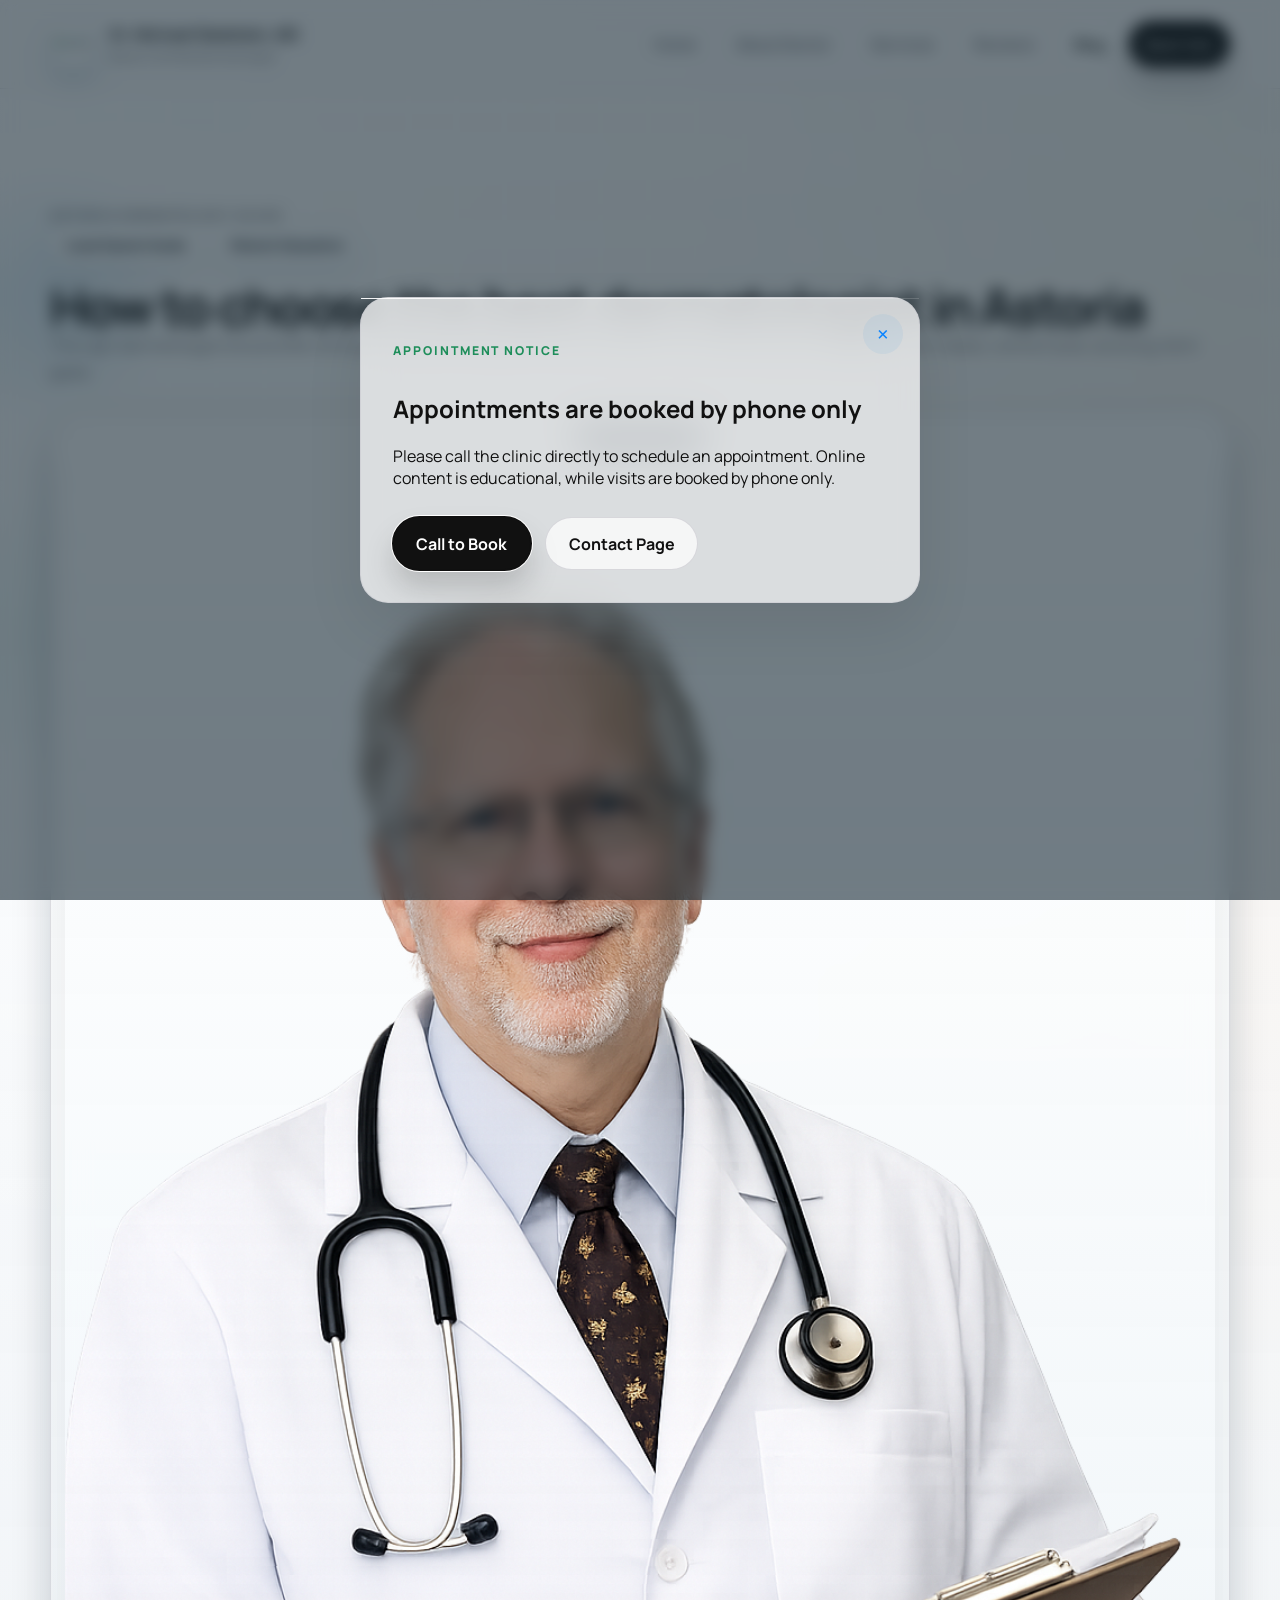
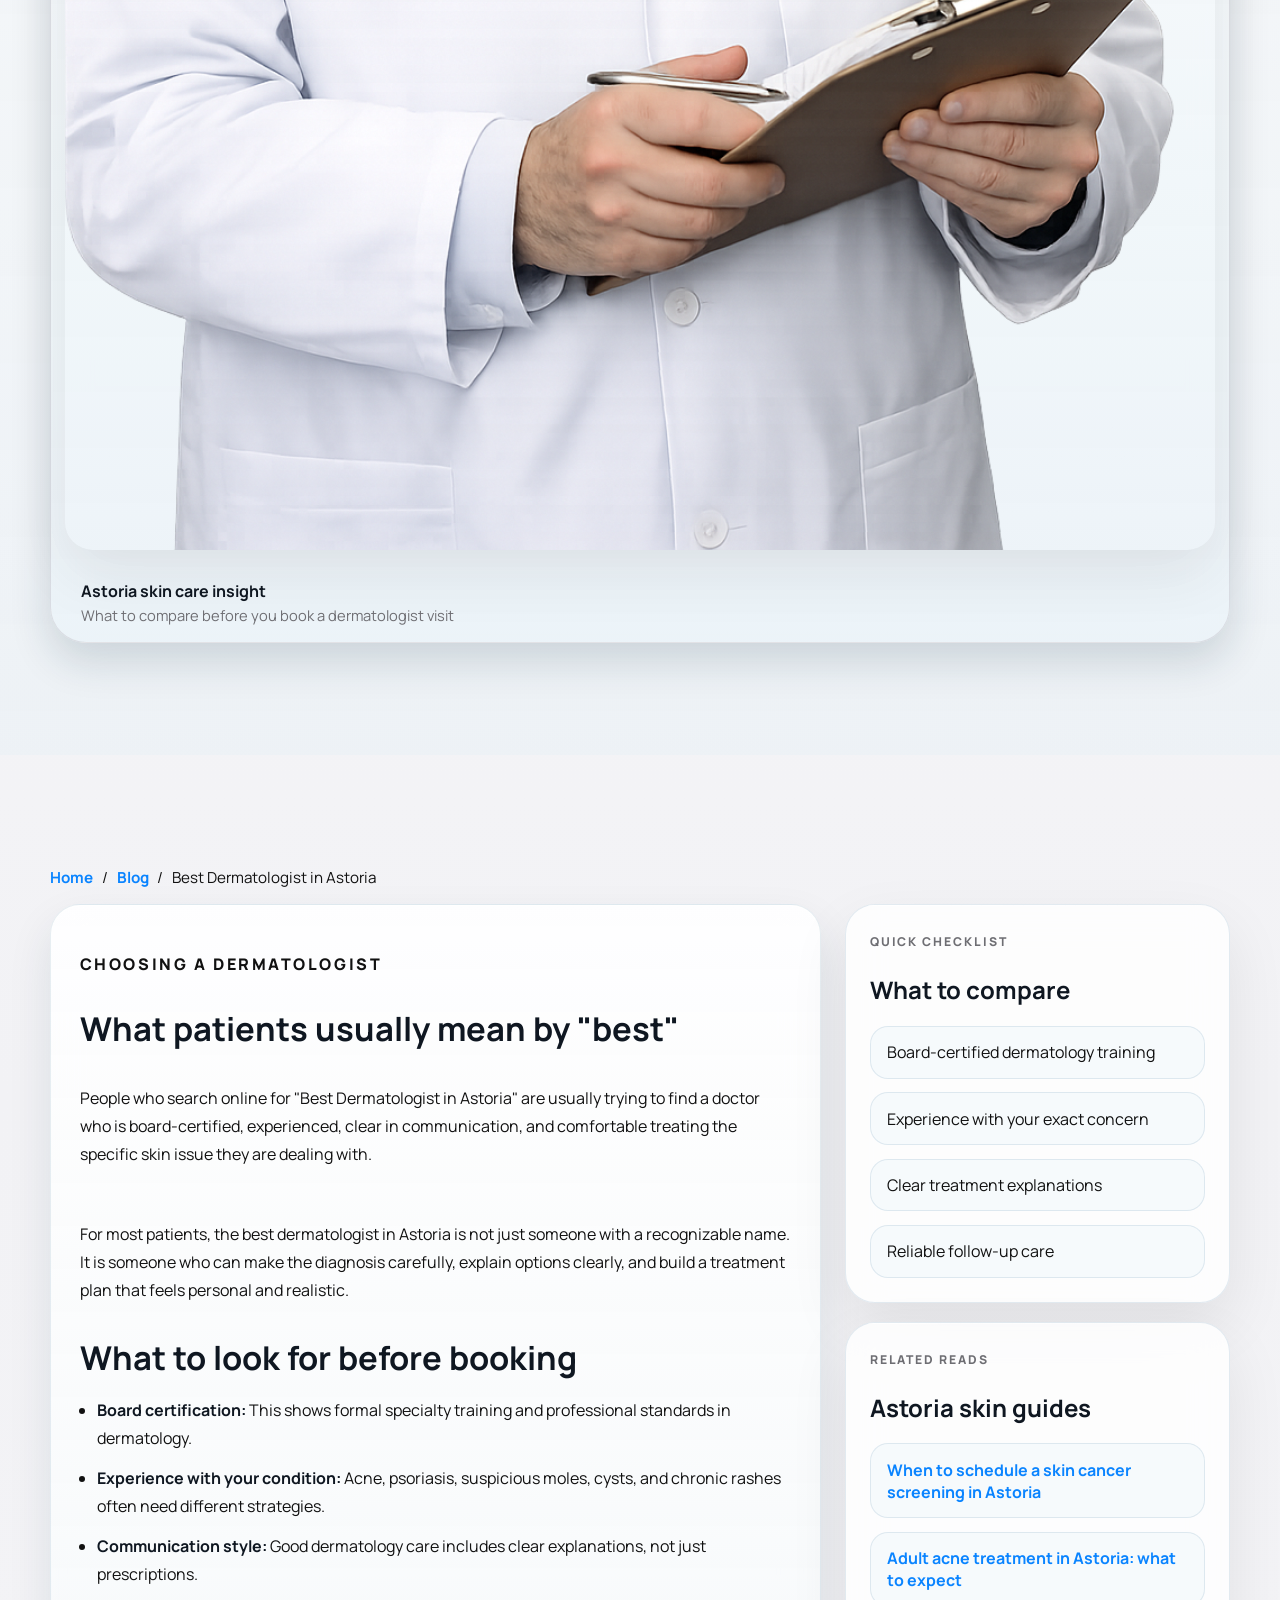
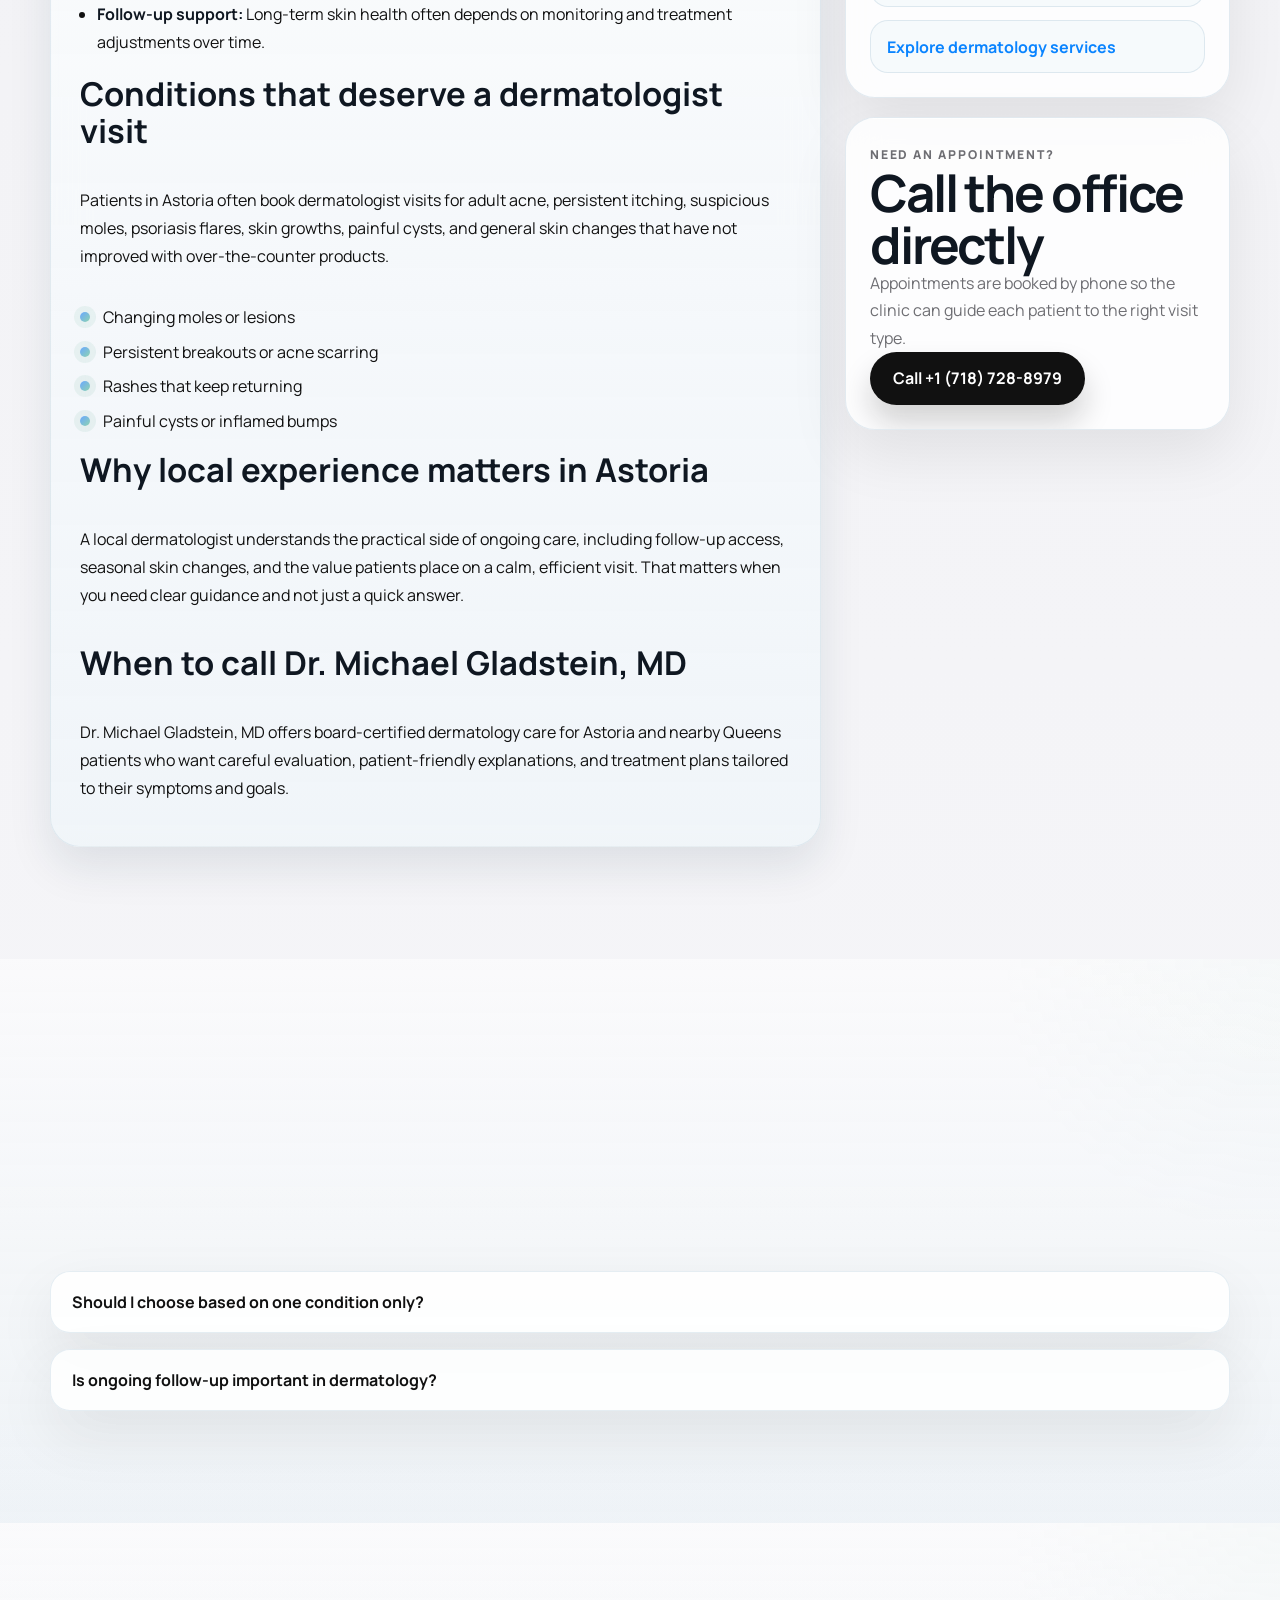
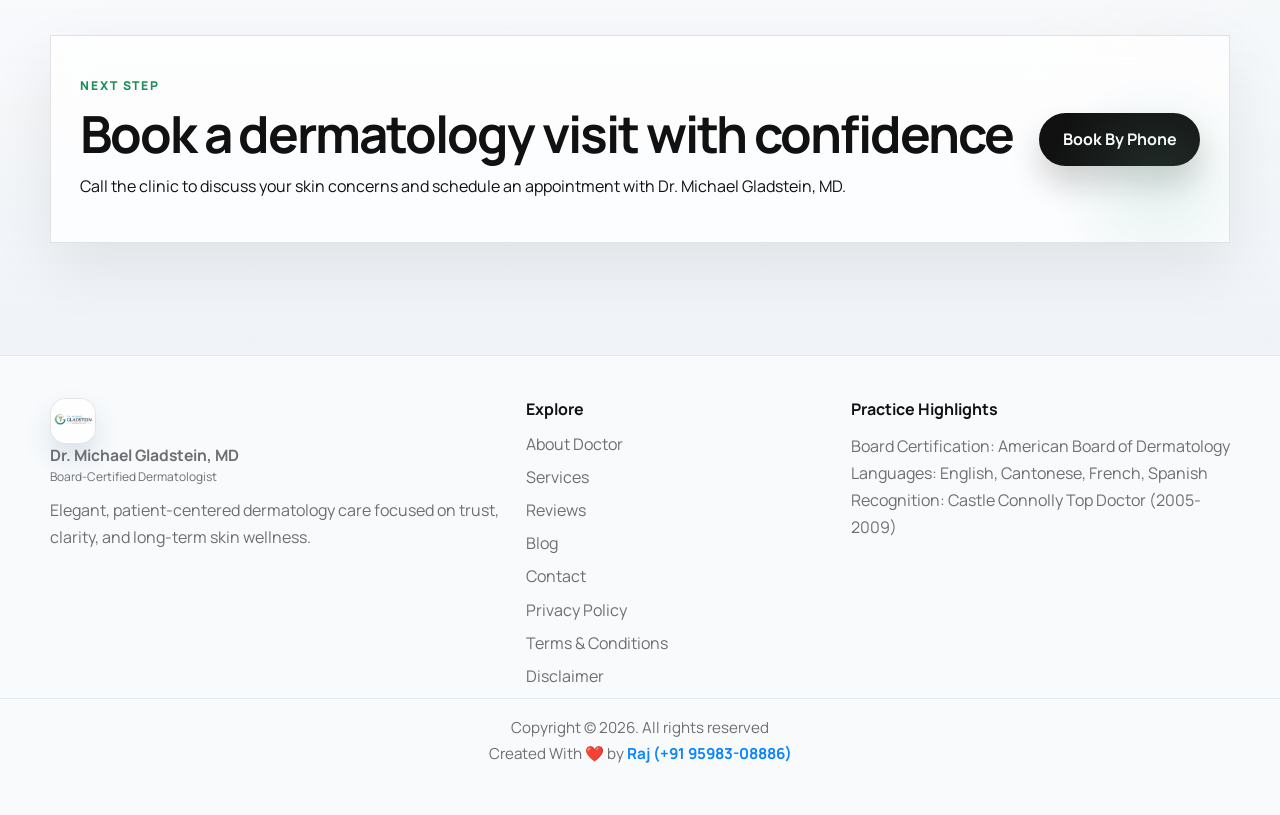
<file: best-dermatologist-astoria.html>
<!DOCTYPE html>
<html lang="en">
  <head>
    <meta charset="UTF-8" />
    <meta name="viewport" content="width=device-width, initial-scale=1.0" />
    <title>How to Choose the Best Dermatologist in Astoria | Dr. Michael Gladstein, MD</title>
    <meta
      name="description"
      content="Learn what to look for when choosing the best dermatologist in Astoria, including board certification, treatment scope, communication, and long-term skin care support."
    />
    <meta
      name="keywords"
      content="Best Dermatologist in Astoria, best dermatologist in Astoria, Astoria dermatologist, dermatologist Astoria NY, Dr. Michael Gladstein"
    />
    <meta name="robots" content="index, follow, max-image-preview:large, max-snippet:-1, max-video-preview:-1" />
    <meta name="author" content="Dr. Michael Gladstein, MD" />
    <meta itemprop="image" content="https://drmichael.online/Images/seo/dr-michael-gladstein-astoria-dermatologist.jpg" />
    <link rel="icon" type="image/jpeg" href="logo.jpeg" />
    <link rel="shortcut icon" href="logo.jpeg" />
    <link rel="apple-touch-icon" href="logo.jpeg" />
    <link rel="canonical" href="https://drmichael.online/best-dermatologist-astoria.html" />
    <meta property="og:site_name" content="Dr. Michael Gladstein, MD" />
    <meta property="og:type" content="article" />
    <meta property="og:title" content="How to Choose the Best Dermatologist in Astoria | Dr. Michael Gladstein, MD" />
    <meta
      property="og:description"
      content="A local Astoria guide to choosing the right dermatologist for skin checks, acne, psoriasis, and general skin concerns."
    />
    <meta property="og:url" content="https://drmichael.online/best-dermatologist-astoria.html" />
    <meta property="og:image" content="https://drmichael.online/Images/seo/dr-michael-gladstein-astoria-dermatologist.jpg" />
    <meta property="og:image:alt" content="Dr. Michael Gladstein, MD" />
    <meta name="twitter:card" content="summary_large_image" />
    <meta name="twitter:title" content="How to Choose the Best Dermatologist in Astoria" />
    <meta
      name="twitter:description"
      content="See what Astoria patients should compare before booking a dermatologist visit."
    />
    <meta name="twitter:image" content="https://drmichael.online/Images/seo/dr-michael-gladstein-astoria-dermatologist.jpg" />
    <meta name="twitter:image:alt" content="Dr. Michael Gladstein, MD" />
    <script type="application/ld+json">
      {
        "@context": "https://schema.org",
        "@type": "BlogPosting",
        "headline": "How to Choose the Best Dermatologist in Astoria",
        "description": "A patient-friendly guide to choosing the right dermatologist in Astoria.",
        "mainEntityOfPage": "https://drmichael.online/best-dermatologist-astoria.html",
        "datePublished": "2026-03-23",
        "dateModified": "2026-03-23",
        "author": {
          "@type": "Person",
          "name": "Dr. Michael Gladstein, MD"
        },
        "publisher": {
          "@type": "Physician",
          "name": "Dr. Michael Gladstein, MD"
        },
        "image": "https://drmichael.online/Images/seo/dr-michael-gladstein-astoria-dermatologist.jpg",
        "keywords": ["Best Dermatologist in Astoria", "best dermatologist in Astoria", "Astoria dermatologist"]
      }
    </script>
    <link rel="preconnect" href="https://fonts.googleapis.com" />
    <link rel="preconnect" href="https://fonts.gstatic.com" crossorigin />
    <link
      href="https://fonts.googleapis.com/css2?family=Manrope:wght@400;500;600;700;800&display=swap"
      rel="stylesheet"
    />
    <link rel="stylesheet" href="styles.css" />
  </head>
  <body data-page="blog">
    <div class="site-shell">
      <div class="site-popup" id="site-popup" aria-hidden="true" role="dialog" aria-labelledby="popup-title">
        <div class="site-popup-backdrop" data-popup-close></div>
        <div class="site-popup-panel glass-panel">
          <button class="site-popup-close" type="button" aria-label="Close popup" data-popup-close>&times;</button>
          <p class="eyebrow">Appointment Notice</p>
          <h2 id="popup-title">Appointments are booked by phone only</h2>
          <p>
            Please call the clinic directly to schedule an appointment. Online content is educational, while visits are
            booked by phone only.
          </p>
          <div class="hero-actions">
            <a class="button button-primary" href="tel:+17187288979">Call to Book</a>
            <a class="button button-secondary" href="contact.html">Contact Page</a>
          </div>
        </div>
      </div>

      <header class="site-header">
        <div class="container nav-wrap">
          <a class="brand" href="index.html" aria-label="Dermatology clinic homepage">
            <img class="brand-mark" src="logo.jpeg" alt="Dr. Michael Gladstein clinic logo" />
            <span>
              <strong>Dr. Michael Gladstein, MD</strong>
              <small>Board-Certified Dermatologist</small>
            </span>
          </a>
          <button class="nav-toggle" type="button" aria-expanded="false" aria-label="Open navigation menu">
            <span></span>
            <span></span>
          </button>
          <nav class="site-nav" aria-label="Primary">
            <a href="index.html">Home</a>
            <a href="about.html">About Doctor</a>
            <a href="services.html">Services</a>
            <a href="reviews.html">Reviews</a>
            <a href="blog.html">Blog</a>
            <a href="contact.html" class="nav-cta">Book Visit</a>
          </nav>
        </div>
      </header>

      <main>
        <section class="page-hero page-hero-iphone">
          <div class="container page-hero-grid iphone-layout">
            <div class="page-hero-copy" data-reveal="up">
              <p class="eyebrow">Astoria Dermatology Guide</p>
              <div class="iphone-chip-row">
                <span class="iphone-chip">Local Search Guide</span>
                <span class="iphone-chip">Patient Education</span>
              </div>
              <h1>How to choose the best dermatologist in Astoria</h1>
              <p>
                The right dermatologist should offer strong credentials, thoughtful communication, and treatment plans
                that fit your skin needs, comfort level, and long-term goals.
              </p>
            </div>
            <div class="portrait-panel glass-panel iphone-device" data-reveal="left">
              <div class="iphone-notch"></div>
              <img src="MainImage.png" alt="Dr. Michael Gladstein, MD portrait" />
              <div class="iphone-device-bar">
                <strong>Astoria skin care insight</strong>
                <span>What to compare before you book a dermatologist visit</span>
              </div>
            </div>
          </div>
        </section>

        <section class="section">
          <div class="container">
            <nav class="breadcrumb-trail" aria-label="Breadcrumb">
              <a href="index.html">Home</a>
              <span>/</span>
              <a href="blog.html">Blog</a>
              <span>/</span>
              <span>Best Dermatologist in Astoria</span>
            </nav>

            <div class="article-layout">
              <article class="article-body glass-panel iphone-card" data-reveal="up">
                <p class="eyebrow">Choosing a Dermatologist</p>
                <h2>What patients usually mean by "best"</h2>
                <p>
                  People who search online for "Best Dermatologist in Astoria" are usually trying to find a doctor who
                  is board-certified, experienced, clear in communication, and comfortable treating the specific skin
                  issue they are dealing with.
                </p>
                <p>
                  For most patients, the best dermatologist in Astoria is not just someone with a recognizable name.
                  It is someone who can make the diagnosis carefully, explain options clearly, and build a treatment
                  plan that feels personal and realistic.
                </p>

                <h2>What to look for before booking</h2>
                <ul>
                  <li><strong>Board certification:</strong> This shows formal specialty training and professional standards in dermatology.</li>
                  <li><strong>Experience with your condition:</strong> Acne, psoriasis, suspicious moles, cysts, and chronic rashes often need different strategies.</li>
                  <li><strong>Communication style:</strong> Good dermatology care includes clear explanations, not just prescriptions.</li>
                  <li><strong>Follow-up support:</strong> Long-term skin health often depends on monitoring and treatment adjustments over time.</li>
                </ul>

                <h2>Conditions that deserve a dermatologist visit</h2>
                <p>
                  Patients in Astoria often book dermatologist visits for adult acne, persistent itching, suspicious
                  moles, psoriasis flares, skin growths, painful cysts, and general skin changes that have not improved
                  with over-the-counter products.
                </p>
                <div class="check-grid">
                  <span>Changing moles or lesions</span>
                  <span>Persistent breakouts or acne scarring</span>
                  <span>Rashes that keep returning</span>
                  <span>Painful cysts or inflamed bumps</span>
                </div>

                <h2>Why local experience matters in Astoria</h2>
                <p>
                  A local dermatologist understands the practical side of ongoing care, including follow-up access,
                  seasonal skin changes, and the value patients place on a calm, efficient visit. That matters when you
                  need clear guidance and not just a quick answer.
                </p>

                <h2>When to call Dr. Michael Gladstein, MD</h2>
                <p>
                  Dr. Michael Gladstein, MD offers board-certified dermatology care for Astoria and nearby Queens
                  patients who want careful evaluation, patient-friendly explanations, and treatment plans tailored to
                  their symptoms and goals.
                </p>
              </article>

              <aside class="article-sidebar">
                <article class="info-panel glass-panel iphone-card" data-reveal="up">
                  <p class="eyebrow">Quick Checklist</p>
                  <h2>What to compare</h2>
                  <div class="article-meta-list">
                    <span>Board-certified dermatology training</span>
                    <span>Experience with your exact concern</span>
                    <span>Clear treatment explanations</span>
                    <span>Reliable follow-up care</span>
                  </div>
                </article>

                <article class="info-panel glass-panel iphone-card" data-reveal="up">
                  <p class="eyebrow">Related Reads</p>
                  <h2>Astoria skin guides</h2>
                  <div class="related-link-list">
                    <a href="skin-cancer-screening-astoria.html">When to schedule a skin cancer screening in Astoria</a>
                    <a href="acne-treatment-astoria.html">Adult acne treatment in Astoria: what to expect</a>
                    <a href="services.html">Explore dermatology services</a>
                  </div>
                </article>

                <article class="contact-card glass-panel iphone-card" data-reveal="up">
                  <p class="eyebrow">Need an Appointment?</p>
                  <h2>Call the office directly</h2>
                  <p>Appointments are booked by phone so the clinic can guide each patient to the right visit type.</p>
                  <a class="button button-primary" href="tel:+17187288979">Call +1 (718) 728-8979</a>
                </article>
              </aside>
            </div>
          </div>
        </section>

        <section class="section section-soft">
          <div class="container">
            <div class="section-heading" data-reveal="up">
              <p class="eyebrow">FAQ</p>
              <h2>Common questions from Astoria patients</h2>
            </div>
            <div class="faq-list">
              <details class="faq-item" data-reveal="up">
                <summary>What makes a dermatologist the right fit for me?</summary>
                <p>The best fit combines specialty training, experience with your condition, and a communication style that makes treatment easy to understand.</p>
              </details>
              <details class="faq-item" data-reveal="up">
                <summary>Should I choose based on one condition only?</summary>
                <p>If you have a specific problem like acne or suspicious moles, look for a dermatologist who regularly treats that issue and can also manage broader skin health.</p>
              </details>
              <details class="faq-item" data-reveal="up">
                <summary>Is ongoing follow-up important in dermatology?</summary>
                <p>Yes. Many skin conditions improve most when treatment is adjusted over time and patients have a clear plan for monitoring progress.</p>
              </details>
            </div>
          </div>
        </section>

        <section class="section cta-section">
          <div class="container">
            <div class="cta-card glass-panel" data-reveal="up">
              <div>
                <p class="eyebrow">Next Step</p>
                <h2>Book a dermatology visit with confidence</h2>
                <p>Call the clinic to discuss your skin concerns and schedule an appointment with Dr. Michael Gladstein, MD.</p>
              </div>
              <a class="button button-primary" href="tel:+17187288979">Book By Phone</a>
            </div>
          </div>
        </section>
      </main>

      <footer class="site-footer">
        <div class="container footer-grid">
          <div>
            <a class="brand brand-footer" href="index.html">
              <img class="brand-mark" src="logo.jpeg" alt="Dr. Michael Gladstein clinic logo" />
              <span>
                <strong>Dr. Michael Gladstein, MD</strong>
                <small>Board-Certified Dermatologist</small>
              </span>
            </a>
            <p>Elegant, patient-centered dermatology care focused on trust, clarity, and long-term skin wellness.</p>
          </div>
          <div>
            <h3>Explore</h3>
            <a href="about.html">About Doctor</a>
            <a href="services.html">Services</a>
            <a href="reviews.html">Reviews</a>
            <a href="blog.html">Blog</a>
            <a href="contact.html">Contact</a>
            <a href="privacy-policy.html">Privacy Policy</a>
            <a href="terms-and-conditions.html">Terms &amp; Conditions</a>
            <a href="medical-disclaimer.html">Disclaimer</a>
          </div>
          <div>
            <h3>Practice Highlights</h3>
            <p>Board Certification: American Board of Dermatology</p>
            <p>Languages: English, Cantonese, French, Spanish</p>
            <p>Recognition: Castle Connolly Top Doctor (2005-2009)</p>
          </div>
        </div>
        <p class="footer-copy">Copyright © 2026. All rights reserved <br /> Created With ❤️ by <a href="https://wa.me/919598308886" target="_blank" rel="noreferrer">Raj (+91 95983-08886)</a></p>
      </footer>
    </div>

    <script src="script.js"></script>
  </body>
</html>
</file>
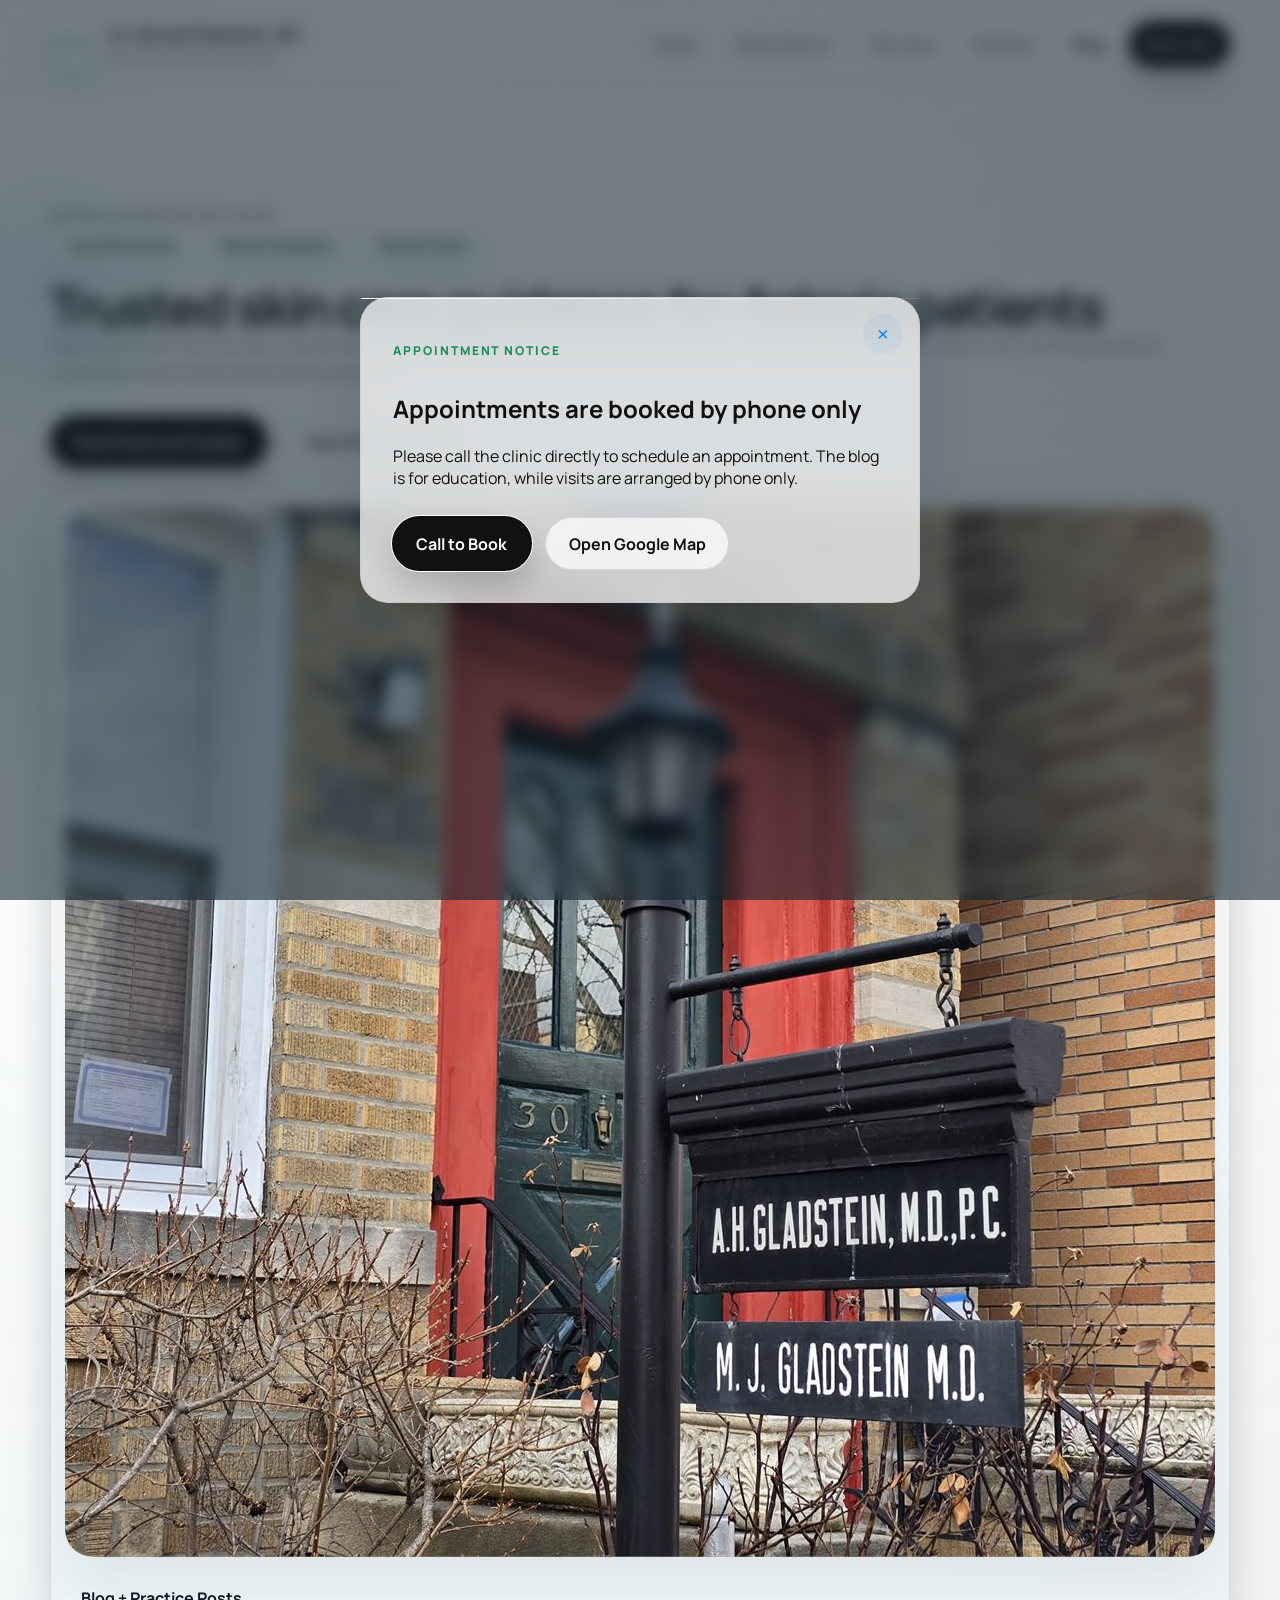
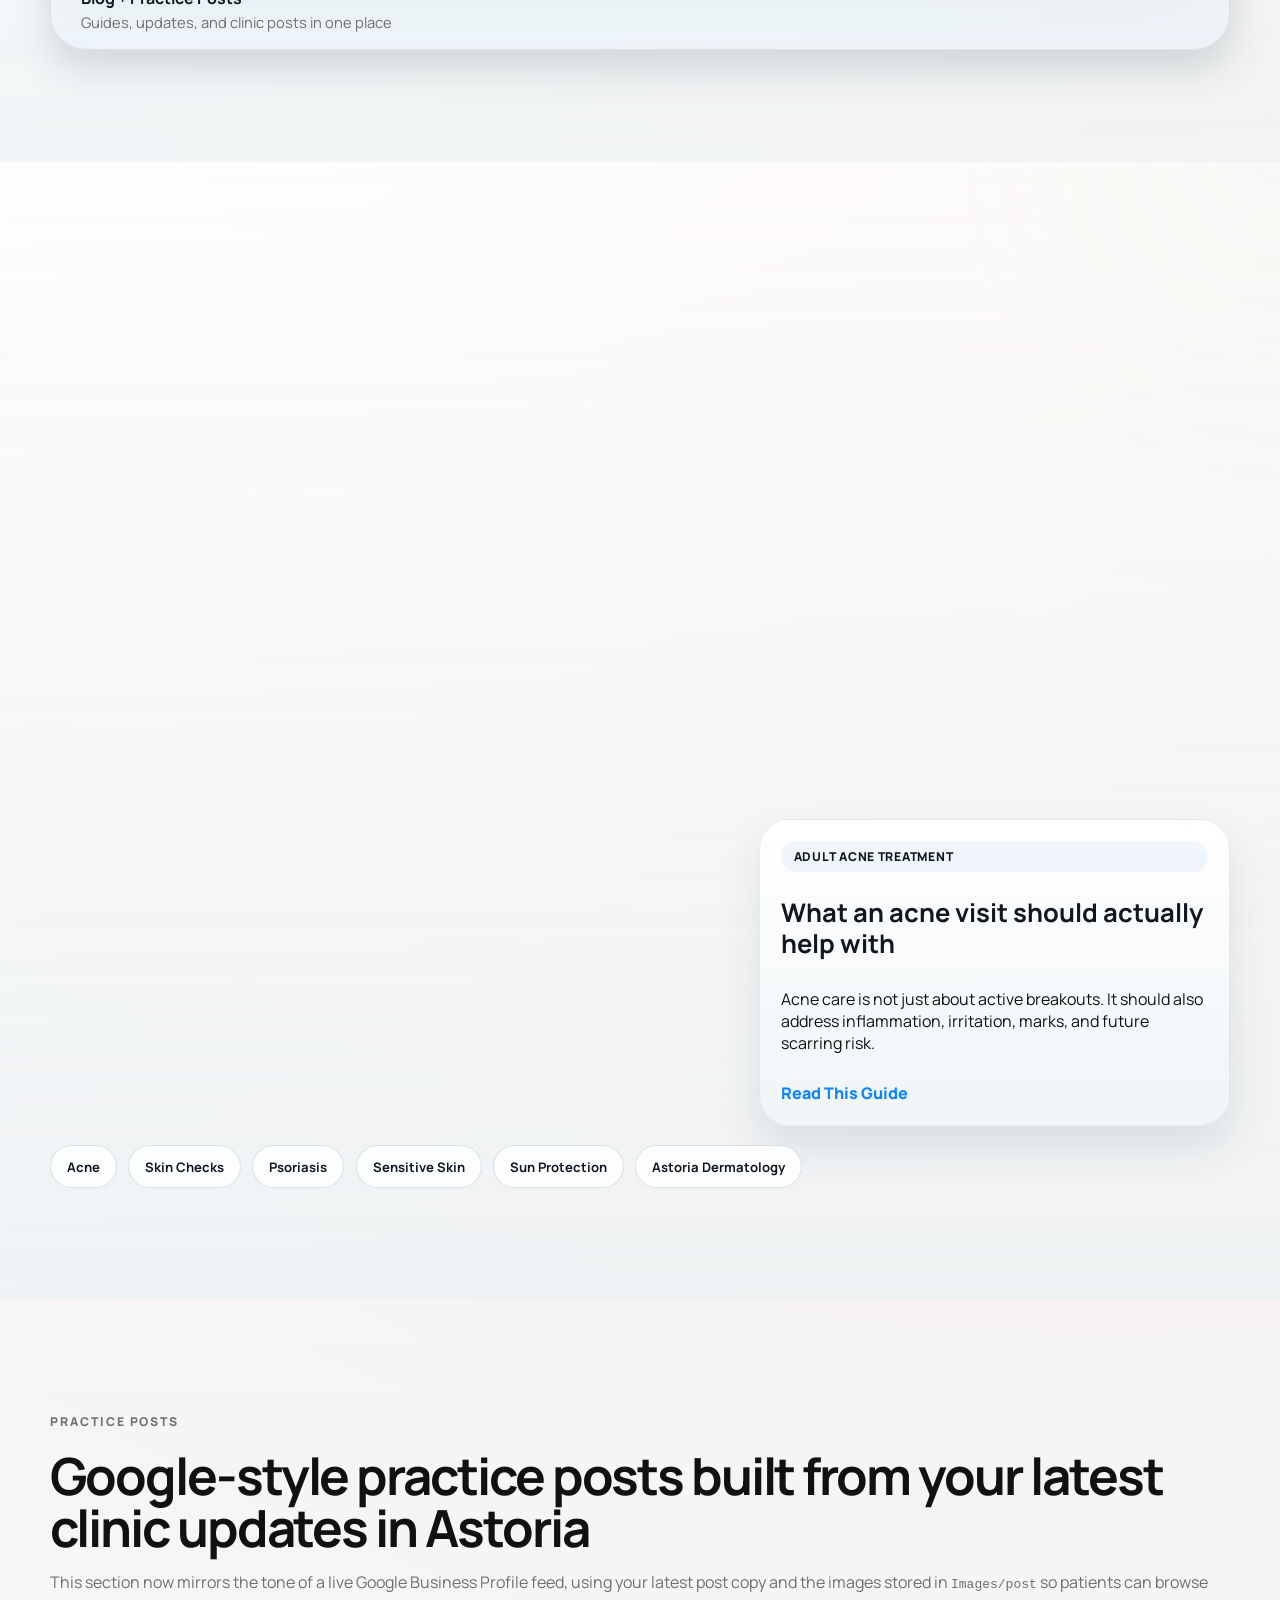
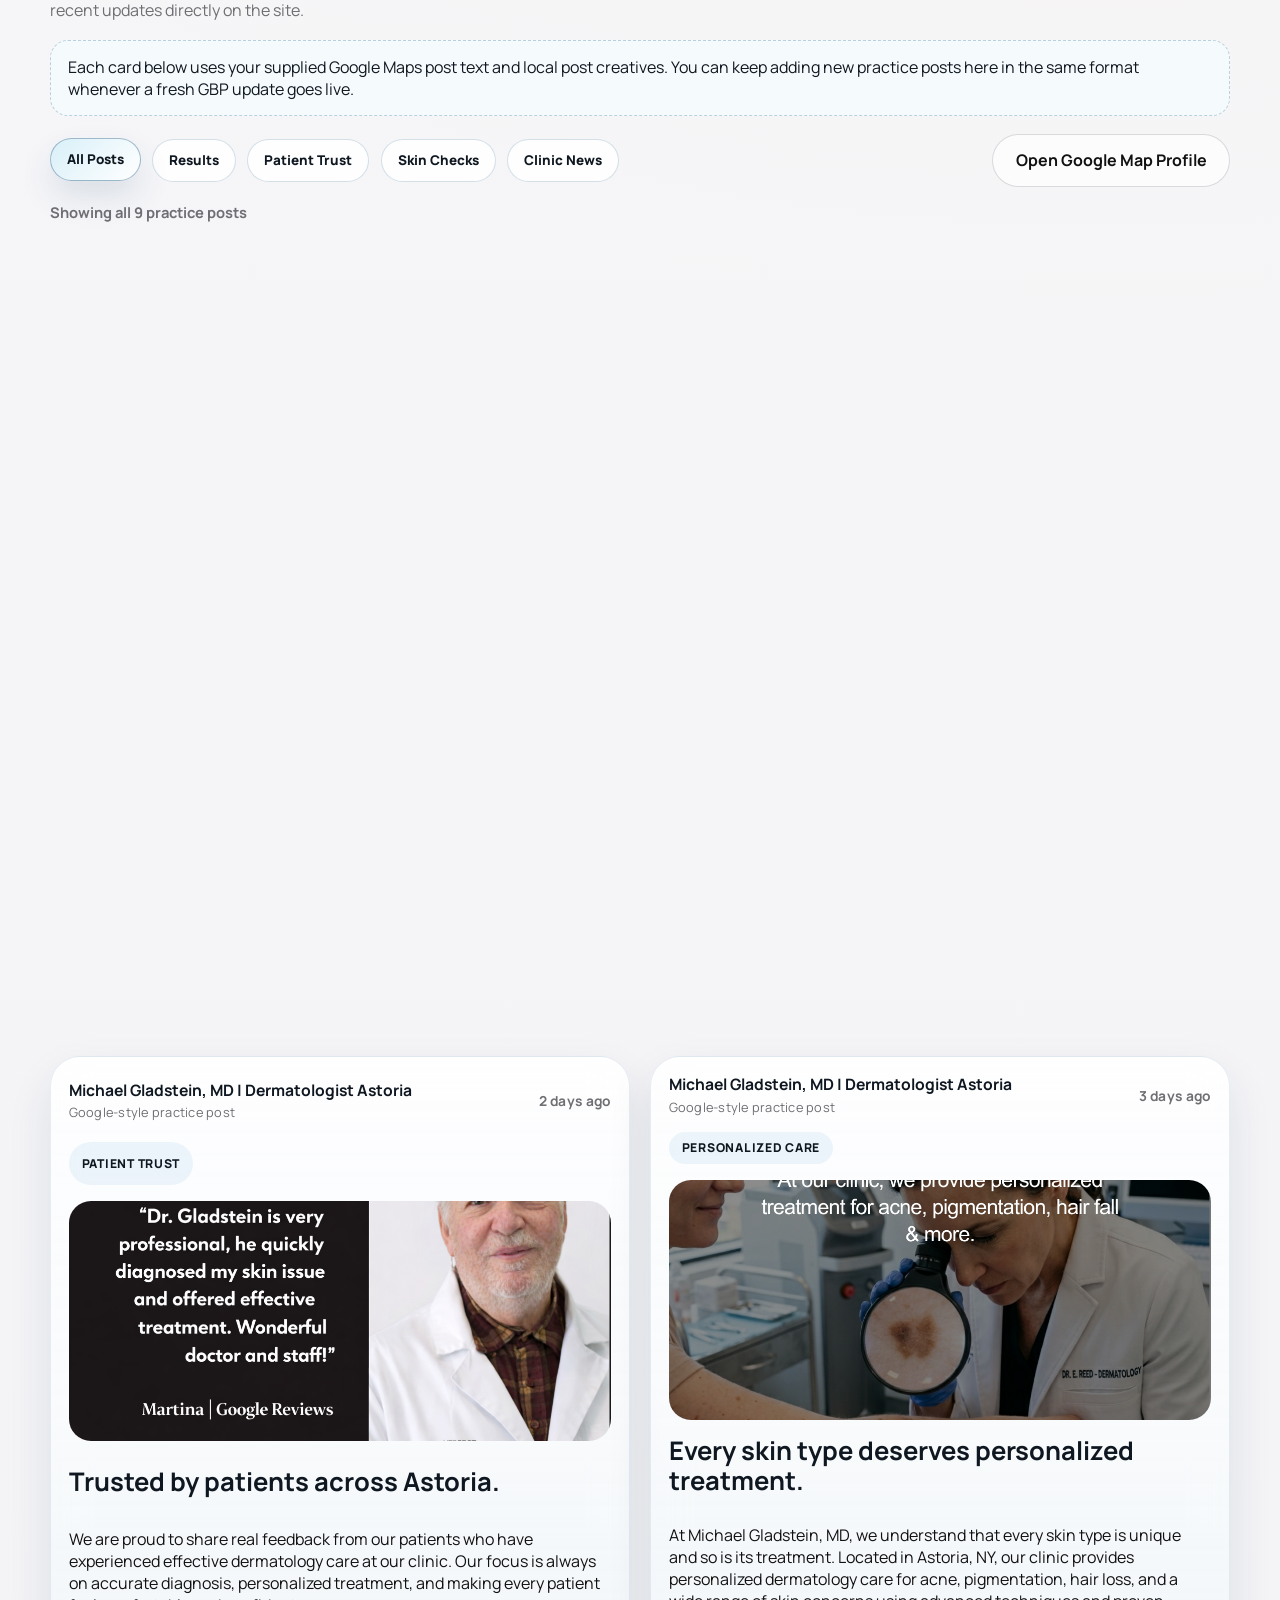
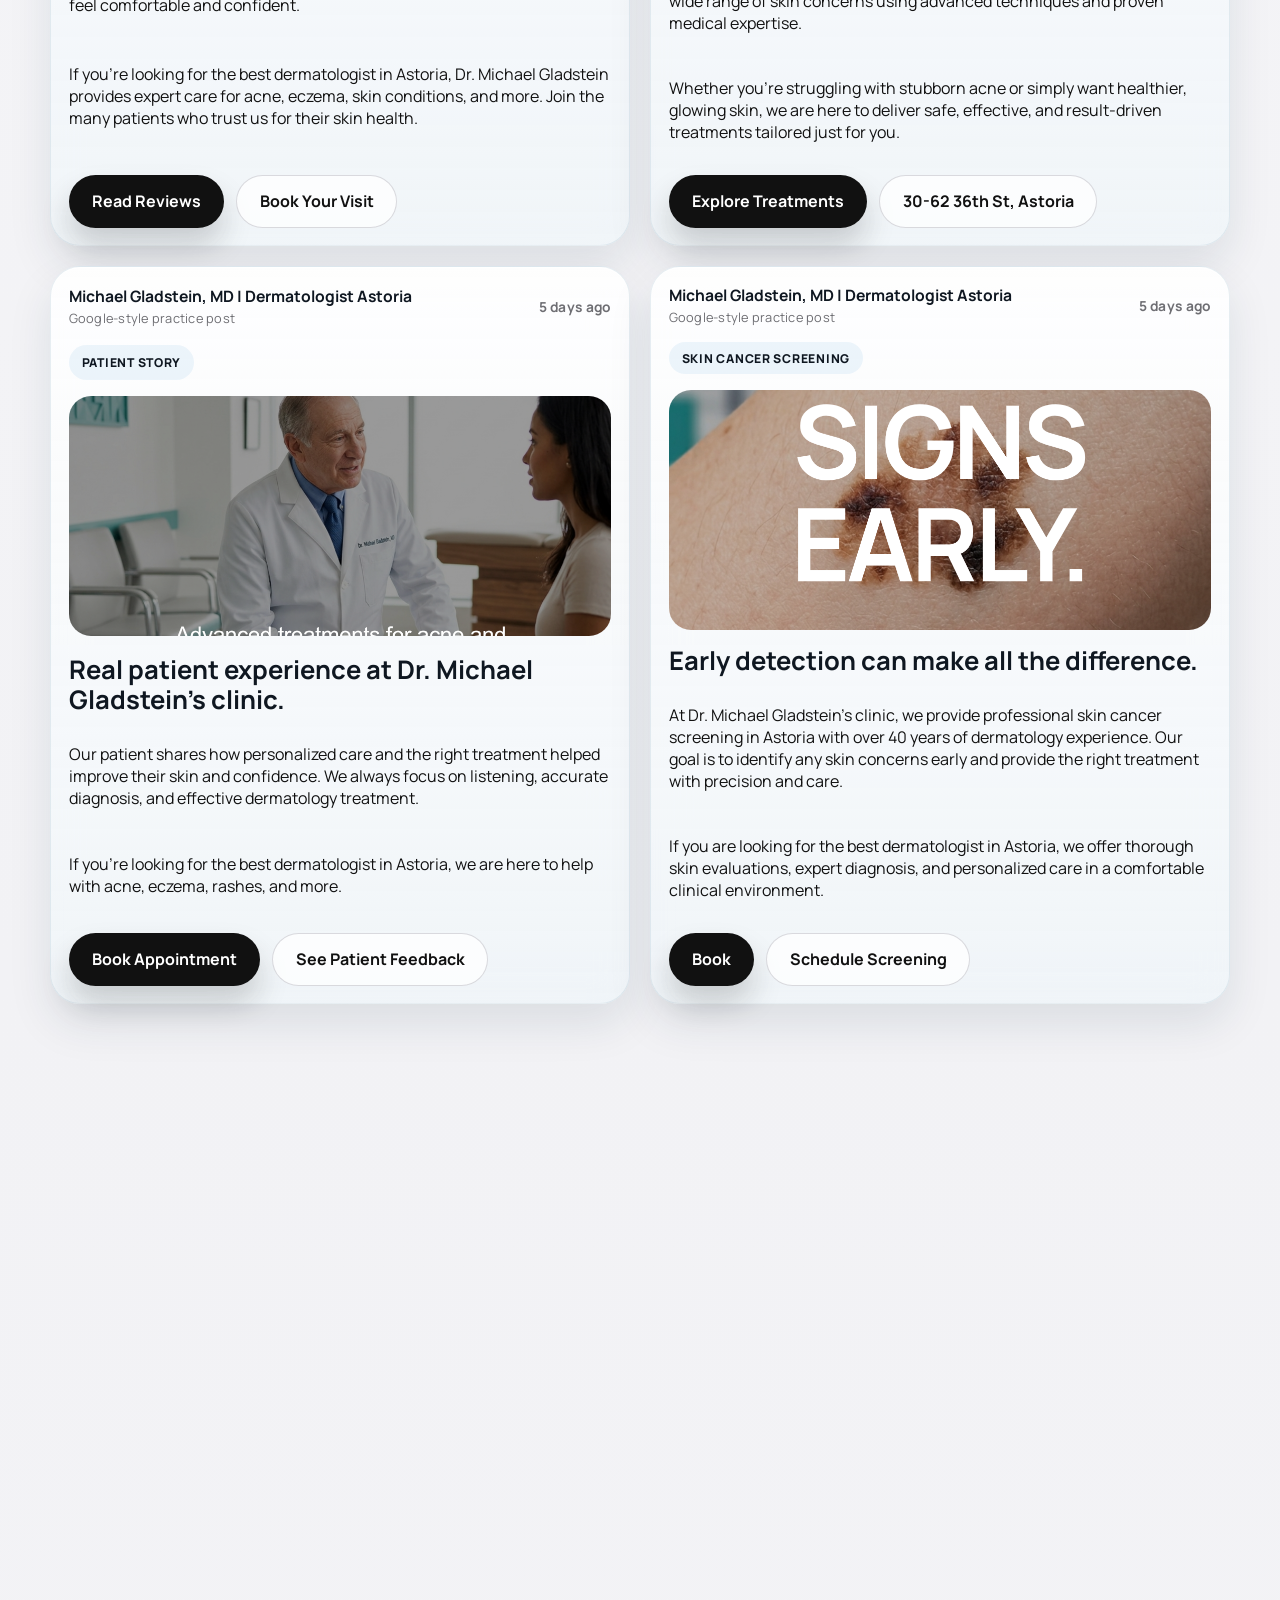
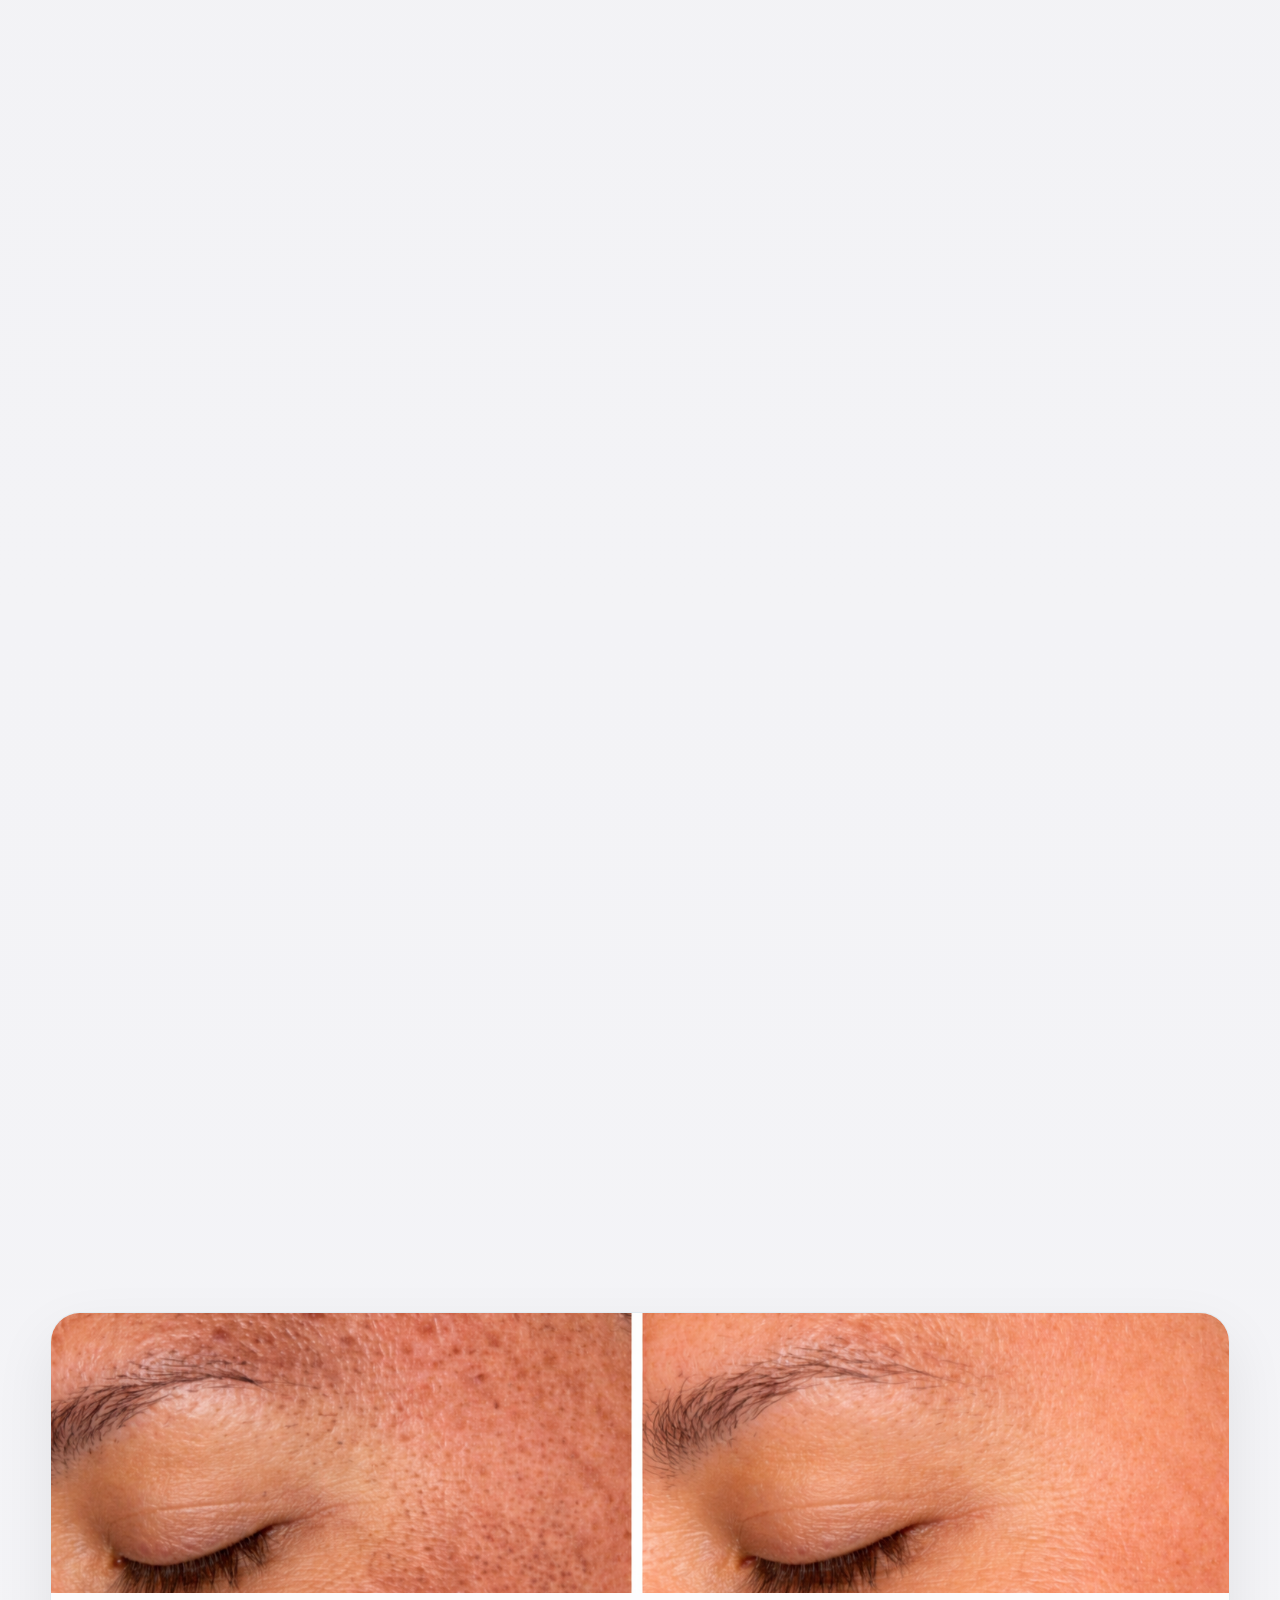
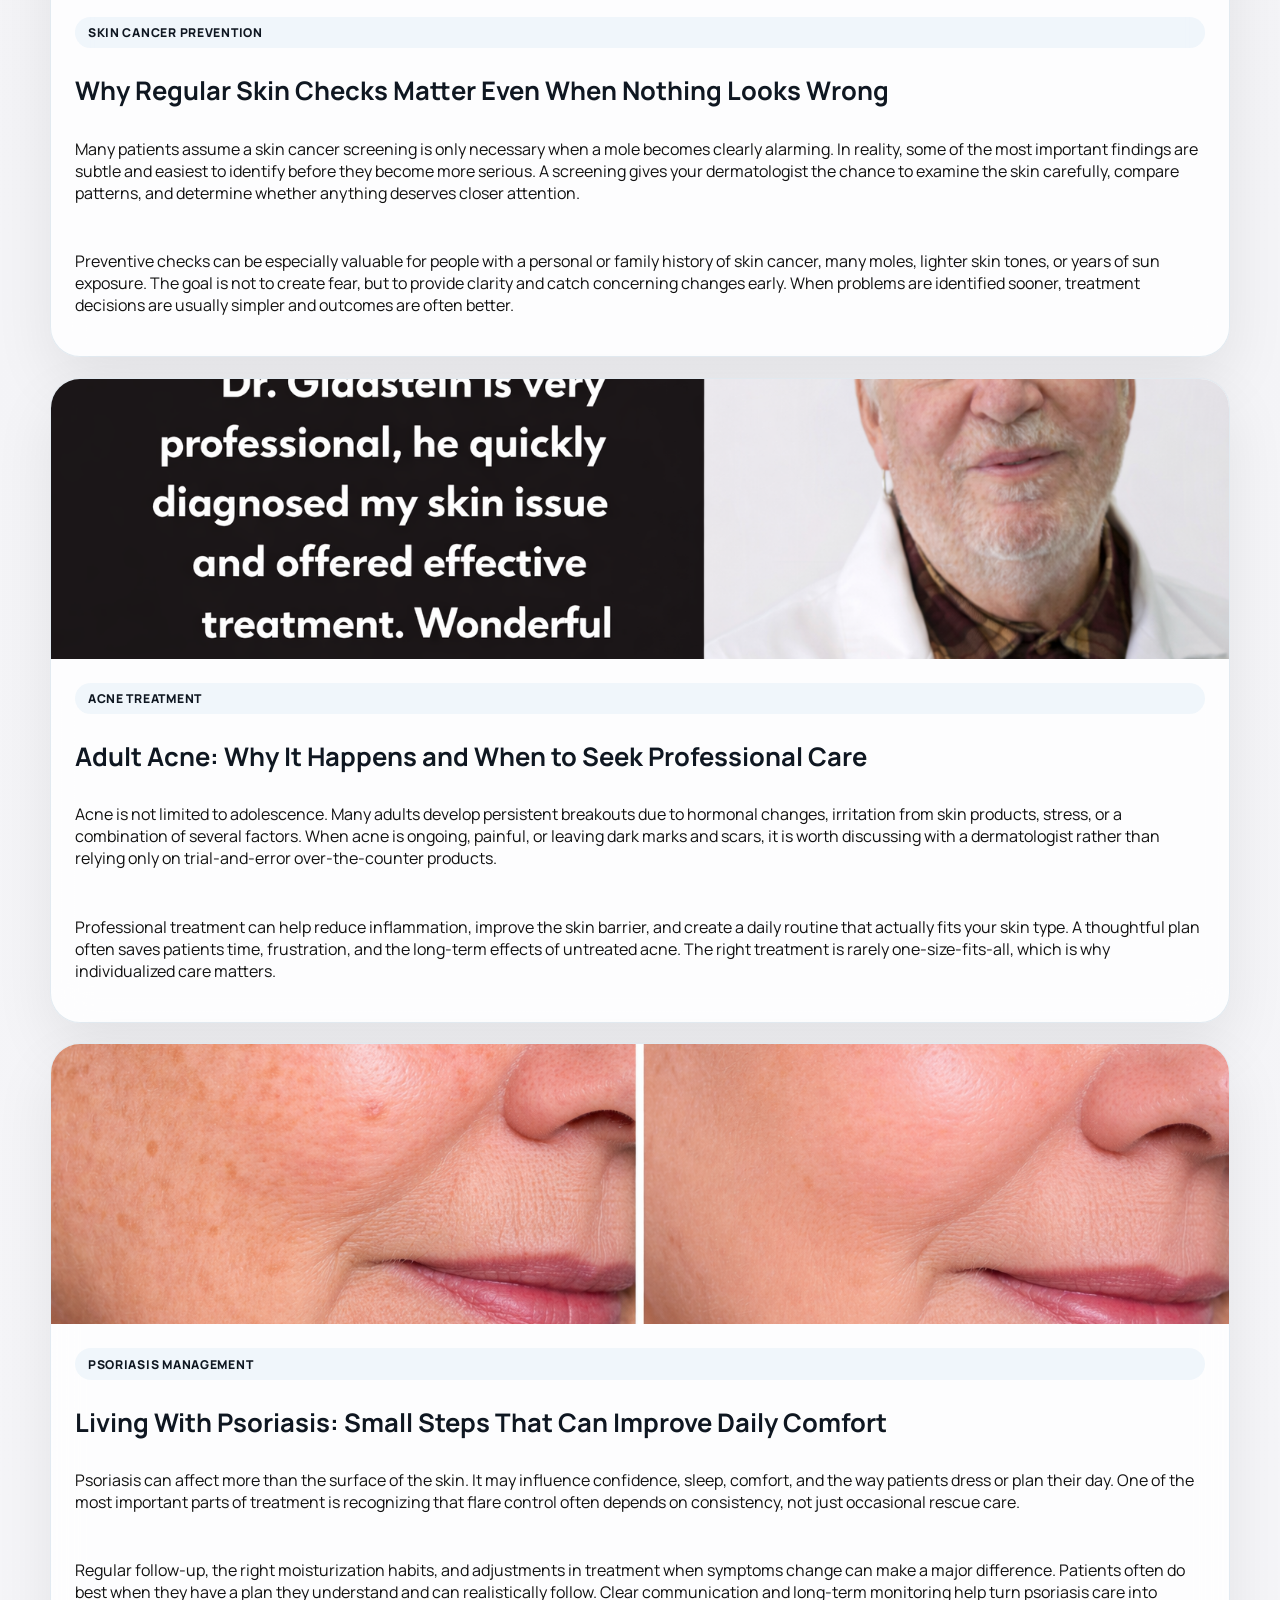
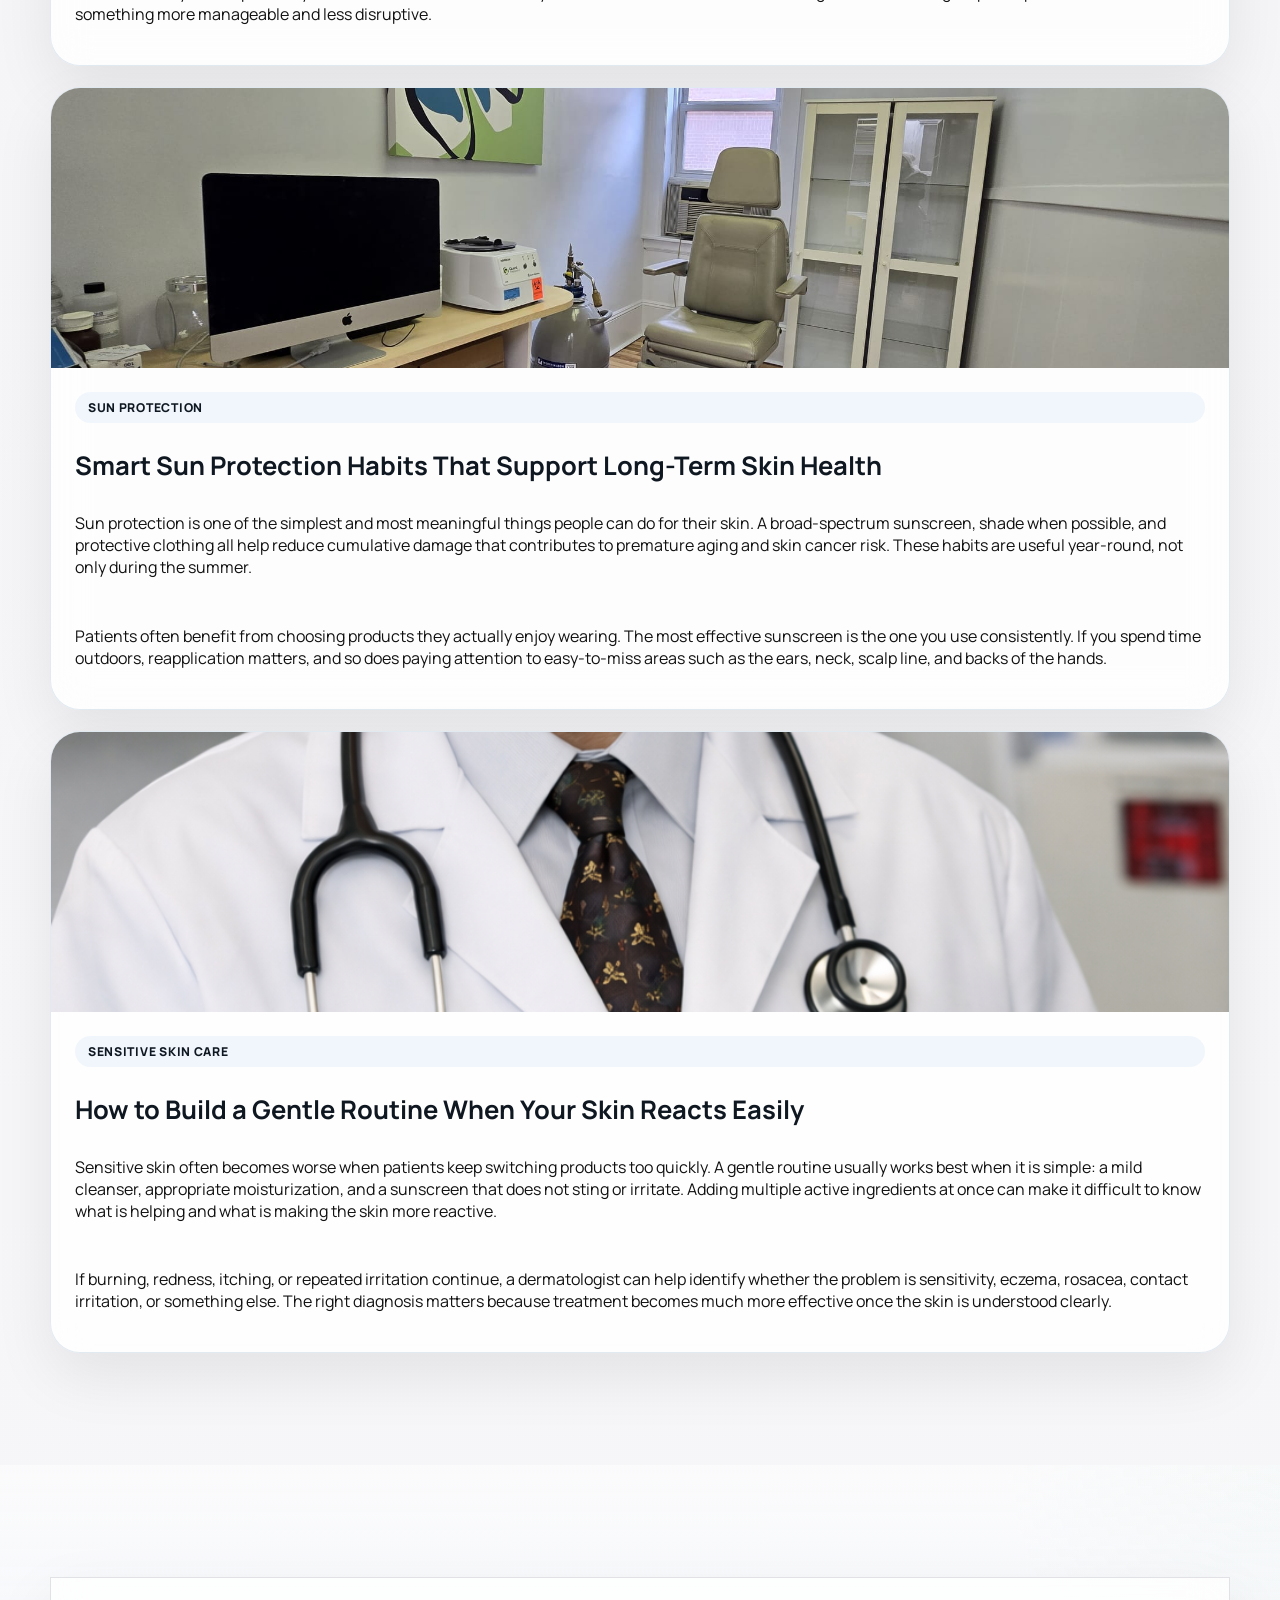
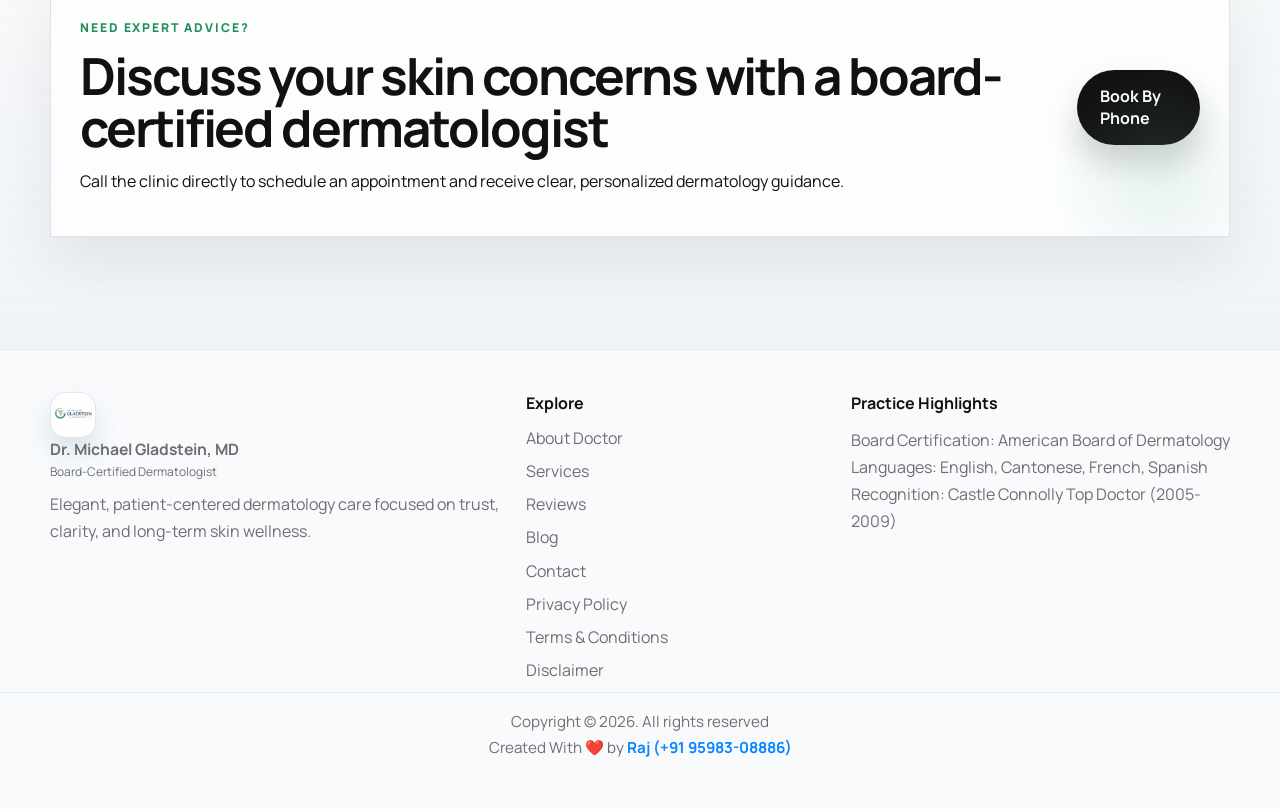
<file: blog.html>
<!DOCTYPE html>
<html lang="en">
  <head>
    <meta charset="UTF-8" />
    <meta name="viewport" content="width=device-width, initial-scale=1.0" />
    <title>Best Dermatologist in Astoria Blog | Dr. Michael Gladstein, MD</title>
    <meta
      name="description"
      content="Explore Astoria dermatology blog posts from Dr. Michael Gladstein, MD on finding the best dermatologist in Astoria, skin cancer screenings, acne treatment, psoriasis, and healthy skin habits."
    />
    <meta
      name="keywords"
      content="Best Dermatologist in Astoria, best dermatologist in Astoria, Astoria dermatology blog, acne treatment Astoria, skin cancer screening Astoria"
    />
    <meta name="robots" content="index, follow, max-image-preview:large, max-snippet:-1, max-video-preview:-1" />
    <meta name="author" content="Dr. Michael Gladstein, MD" />
    <meta itemprop="image" content="https://drmichael.online/Images/seo/dr-michael-gladstein-astoria-dermatologist.jpg" />
    <link rel="icon" type="image/jpeg" href="logo.jpeg" />
    <link rel="shortcut icon" href="logo.jpeg" />
    <link rel="apple-touch-icon" href="logo.jpeg" />
    <link rel="canonical" href="https://drmichael.online/blog.html" />
    <meta property="og:site_name" content="Dr. Michael Gladstein, MD" />
    <meta property="og:type" content="website" />
    <meta property="og:title" content="Best Dermatologist in Astoria Blog | Dr. Michael Gladstein, MD" />
    <meta
      property="og:description"
      content="Local skin care guides for Astoria patients covering acne, psoriasis, sun care, and skin cancer screenings."
    />
    <meta property="og:url" content="https://drmichael.online/blog.html" />
    <meta property="og:image" content="https://drmichael.online/Images/seo/dr-michael-gladstein-astoria-dermatologist.jpg" />
    <meta property="og:image:alt" content="Dr. Michael Gladstein, MD" />
    <meta name="twitter:card" content="summary_large_image" />
    <meta name="twitter:title" content="Best Dermatologist in Astoria Blog | Dr. Michael Gladstein, MD" />
    <meta
      name="twitter:description"
      content="Helpful Astoria dermatology articles from Dr. Michael Gladstein, MD."
    />
    <meta name="twitter:image" content="https://drmichael.online/Images/seo/dr-michael-gladstein-astoria-dermatologist.jpg" />
    <meta name="twitter:image:alt" content="Dr. Michael Gladstein, MD" />
    <script type="application/ld+json">
      {
        "@context": "https://schema.org",
        "@type": "Blog",
        "name": "Dr. Michael Gladstein Dermatology Blog",
        "description": "Patient-friendly dermatology education with local guidance for Astoria and Queens patients.",
        "url": "https://drmichael.online/blog.html",
        "publisher": {
          "@type": "Physician",
          "name": "Dr. Michael Gladstein, MD"
        },
        "blogPost": [
          {
            "@type": "BlogPosting",
            "headline": "How to Choose the Best Dermatologist in Astoria",
            "url": "https://drmichael.online/best-dermatologist-astoria.html"
          },
          {
            "@type": "BlogPosting",
            "headline": "When to Schedule a Skin Cancer Screening in Astoria",
            "url": "https://drmichael.online/skin-cancer-screening-astoria.html"
          },
          {
            "@type": "BlogPosting",
            "headline": "Adult Acne Treatment in Astoria: What to Expect",
            "url": "https://drmichael.online/acne-treatment-astoria.html"
          }
        ]
      }
    </script>
    <link rel="preconnect" href="https://fonts.googleapis.com" />
    <link rel="preconnect" href="https://fonts.gstatic.com" crossorigin />
    <link
      href="https://fonts.googleapis.com/css2?family=Manrope:wght@400;500;600;700;800&display=swap"
      rel="stylesheet"
    />
    <link rel="stylesheet" href="styles.css" />
  </head>
  <body data-page="blog">
    <div class="site-shell">
      <div class="site-popup" id="site-popup" aria-hidden="true" role="dialog" aria-labelledby="popup-title">
        <div class="site-popup-backdrop" data-popup-close></div>
        <div class="site-popup-panel glass-panel">
          <button class="site-popup-close" type="button" aria-label="Close popup" data-popup-close>&times;</button>
          <p class="eyebrow">Appointment Notice</p>
          <h2 id="popup-title">Appointments are booked by phone only</h2>
          <p>
            Please call the clinic directly to schedule an appointment. The blog is for education, while visits are
            arranged by phone only.
          </p>
          <div class="hero-actions">
            <a class="button button-primary" href="tel:+17187288979">Call to Book</a>
            <a class="button button-secondary" href="https://google.com/maps/place/Michael+Gladstein,+MD/data=!4m2!3m1!1s0x0:0xa035bc349d63019d?sa=X&ved=1t:2428&ictx=111" target="_blank" rel="noreferrer">Open Google Map</a>
          </div>
        </div>
      </div>
      <header class="site-header">
        <div class="container nav-wrap">
          <a class="brand" href="index.html" aria-label="Dermatology clinic homepage">
            <img class="brand-mark" src="logo.jpeg" alt="Dr. Michael Gladstein clinic logo" />
            <span>
              <strong>Dr. Michael Gladstein, MD</strong>
              <small>Board-Certified Dermatologist</small>
            </span>
          </a>
          <button class="nav-toggle" type="button" aria-expanded="false" aria-label="Open navigation menu">
            <span></span>
            <span></span>
          </button>
          <nav class="site-nav" aria-label="Primary">
            <a href="index.html">Home</a>
            <a href="about.html">About Doctor</a>
            <a href="services.html">Services</a>
            <a href="reviews.html">Reviews</a>
            <a href="blog.html">Blog</a>
            <a href="contact.html" class="nav-cta">Book Visit</a>
          </nav>
        </div>
      </header>

      <main>
        <section class="page-hero page-hero-iphone">
          <div class="container page-hero-grid iphone-layout">
            <div class="page-hero-copy" data-reveal="up">
              <p class="eyebrow">Astoria Dermatology Blog</p>
              <div class="iphone-chip-row">
                <span class="iphone-chip">Local Skin Advice</span>
                <span class="iphone-chip">Patient Education</span>
                <span class="iphone-chip">Practice Posts</span>
              </div>
              <h1>Trusted skin care guidance for Astoria patients</h1>
              <p>
                Explore local skin care articles on prevention, treatment, and daily habits. Patients searching for the
                best dermatologist in Astoria can use these guides to understand what matters before booking a visit.
              </p>
              <div class="hero-actions">
                <a class="button button-primary" href="#featured-guides">Read Featured Guides</a>
                <a class="button button-secondary" href="#practice-posts">View Practice Posts</a>
              </div>
            </div>
            <div class="portrait-panel glass-panel iphone-device" data-reveal="left">
              <div class="iphone-notch"></div>
              <img
                src="Images/seo/dr-michael-gladstein-astoria-clinic-sign.jpg"
                alt="Clinic sign for Dr. Michael Gladstein dermatology office in Astoria"
                width="1400"
                height="1050"
              />
              <div class="iphone-device-bar">
                <strong>Blog + Practice Posts</strong>
                <span>Guides, updates, and clinic posts in one place</span>
              </div>
            </div>
          </div>
        </section>

        <section class="section section-soft" id="featured-guides">
          <div class="container">
            <div class="section-heading" data-reveal="up">
              <p class="eyebrow">Featured Guides</p>
              <h2>A more advanced blog hub for the searches Astoria patients actually make</h2>
              <p>
                This section now works like a content command center: one featured guide, supporting articles, and fast
                topic paths for the skin concerns patients search most often.
              </p>
            </div>
            <div class="blog-feature-shell">
              <article class="blog-feature-card glass-panel iphone-card" data-reveal="up">
                <img
                  src="Images/seo/dr-michael-gladstein-astoria-dermatologist.jpg"
                  alt="Dr. Michael Gladstein, board-certified dermatologist in Astoria"
                  width="900"
                  height="1350"
                />
                <div class="blog-feature-content">
                  <span class="blog-feature-label">Featured Local Guide</span>
                  <h3>How to Choose the Best Dermatologist in Astoria</h3>
                  <p>
                    Patients searching for the best dermatologist in Astoria are usually comparing experience, board
                    certification, communication style, follow-up support, and whether the doctor regularly treats the
                    exact skin issue they are dealing with.
                  </p>
                  <p>
                    This guide is built to answer that search clearly and help visitors understand what truly matters
                    before they call the office.
                  </p>
                  <div class="post-card-actions">
                    <a class="button button-primary" href="best-dermatologist-astoria.html">Read Featured Guide</a>
                    <a class="button button-secondary" href="contact.html">Book A Visit</a>
                  </div>
                </div>
              </article>
              <div class="blog-spotlight-grid">
                <article class="blog-spotlight-card glass-panel iphone-card" data-reveal="up">
                  <span class="blog-meta">Skin Cancer Screening</span>
                  <h3>When to schedule a skin cancer screening in Astoria</h3>
                  <p>Early evaluation matters most when a lesion changes, a mole stands out, or sun exposure history raises concern.</p>
                  <a href="skin-cancer-screening-astoria.html">Read This Guide</a>
                </article>
                <article class="blog-spotlight-card glass-panel iphone-card" data-reveal="up">
                  <span class="blog-meta">Adult Acne Treatment</span>
                  <h3>What an acne visit should actually help with</h3>
                  <p>Acne care is not just about active breakouts. It should also address inflammation, irritation, marks, and future scarring risk.</p>
                  <a href="acne-treatment-astoria.html">Read This Guide</a>
                </article>
              </div>
            </div>
            <div class="blog-topic-strip" data-reveal="up">
              <span class="blog-topic-chip">Acne</span>
              <span class="blog-topic-chip">Skin Checks</span>
              <span class="blog-topic-chip">Psoriasis</span>
              <span class="blog-topic-chip">Sensitive Skin</span>
              <span class="blog-topic-chip">Sun Protection</span>
              <span class="blog-topic-chip">Astoria Dermatology</span>
            </div>
          </div>
        </section>

        <section class="section" id="practice-posts">
          <div class="container">
            <div class="section-heading" data-reveal="up">
              <p class="eyebrow">Practice Posts</p>
              <h2>Google-style practice posts built from your latest clinic updates in Astoria</h2>
              <p>
                This section now mirrors the tone of a live Google Business Profile feed, using your latest post copy
                and the images stored in <code>Images/post</code> so patients can browse recent updates directly on the site.
              </p>
            </div>
            <p class="post-note" data-reveal="up">
              Each card below uses your supplied Google Maps post text and local post creatives. You can keep adding new
              practice posts here in the same format whenever a fresh GBP update goes live.
            </p>
            <div class="post-toolbar" data-reveal="up">
              <div class="post-filter-group" role="toolbar" aria-label="Filter practice posts">
                <button class="post-filter is-active" type="button" data-post-filter="all" aria-pressed="true">All Posts</button>
                <button class="post-filter" type="button" data-post-filter="results" aria-pressed="false">Results</button>
                <button class="post-filter" type="button" data-post-filter="trust" aria-pressed="false">Patient Trust</button>
                <button class="post-filter" type="button" data-post-filter="screening" aria-pressed="false">Skin Checks</button>
                <button class="post-filter" type="button" data-post-filter="clinic" aria-pressed="false">Clinic News</button>
              </div>
              <a
                class="button button-secondary post-map-link"
                href="https://www.google.com/maps/place/Michael+Gladstein,+MD+%7C+Dermatologist+Astoria/@40.7635902,-73.9188144,17z/data=!4m4!3m3!1s0x0:0xa035bc349d63019d!11m1!2e1?entry=ttu&amp;g_ep=EgoyMDI2MDMyNC4wIKXMDSoASAFQAw%3D%3D"
                target="_blank"
                rel="noreferrer"
              >Open Google Map Profile</a>
            </div>
            <p class="post-filter-status" id="post-filter-status" data-reveal="up">Showing all 9 practice posts</p>
            <div class="post-stream">
              <article class="post-card glass-panel iphone-card" data-reveal="up" data-post-category="results">
                <div class="post-card-head">
                  <div class="post-profile">
                    <strong>Michael Gladstein, MD | Dermatologist Astoria</strong>
                    <span>Google-style practice post</span>
                  </div>
                  <span class="post-date">2 hours ago</span>
                </div>
                <span class="post-badge">Acne Scar Care</span>
                <div class="post-media-grid post-media-grid-double">
                  <img
                    src="Images/post/Precision-Led_Skin_Recovery_version_2.png"
                    alt="Acne scar recovery post creative for Dr. Michael Gladstein in Astoria"
                    width="1400"
                    height="1050"
                  />
                  <img
                    src="Images/post/pomelli_image.png"
                    alt="Before and after acne improvement image from Dr. Michael Gladstein's Astoria clinic"
                    width="1400"
                    height="1050"
                  />
                </div>
                <div class="post-card-body">
                  <h3>Can your skin recover after acne scars?</h3>
                  <p>
                    Acne scars can affect both your skin and confidence, but with the right dermatology treatment,
                    visible improvement is possible. At Dr. Michael Gladstein's clinic, we focus on advanced,
                    personalized treatments to improve skin texture and reduce acne scars effectively. If you're
                    searching for the best dermatologist in Astoria, we provide expert care for acne, acne scars, and
                    long-term skin health.
                  </p>
                  <p>
                    <strong>Acne scar treatment.</strong> <strong>Skin texture improvement.</strong>
                    <strong>Personalized dermatology care.</strong> Start your journey toward clearer, healthier skin
                    today in Astoria, NY.
                  </p>
                </div>
                <div class="post-card-actions">
                  <a class="button button-primary" href="acne-treatment-astoria.html">Learn More</a>
                  <a class="button button-secondary" href="contact.html">Book Appointment</a>
                </div>
              </article>

              <article class="post-card glass-panel iphone-card" data-reveal="up" data-post-category="results">
                <div class="post-card-head">
                  <div class="post-profile">
                    <strong>Michael Gladstein, MD | Dermatologist Astoria</strong>
                    <span>Google-style practice post</span>
                  </div>
                  <span class="post-date">1 day ago</span>
                </div>
                <span class="post-badge">Patient Results</span>
                <img
                  src="Images/post/Real_Results,_No_Filters_version_1.png"
                  alt="Real results no filters dermatology post from Dr. Michael Gladstein"
                  width="1400"
                  height="1050"
                />
                <div class="post-card-body">
                  <h3>Real results, no filters.</h3>
                  <p>
                    At Dr. Michael Gladstein's clinic, we focus on accurate diagnosis and personalized dermatology
                    treatments for long-term skin health. Whether you are dealing with acne, eczema, or persistent skin
                    conditions, expert care can make a real difference.
                  </p>
                  <p>
                    If you're looking for the best dermatologist in Astoria, we provide trusted, professional skin care
                    backed by years of experience. Start your journey toward healthier skin today.
                  </p>
                </div>
                <div class="post-card-actions">
                  <a class="button button-primary" href="services.html">Learn More</a>
                  <a class="button button-secondary" href="contact.html">Book Appointment</a>
                </div>
              </article>

              <article class="post-card glass-panel iphone-card" data-reveal="up" data-post-category="trust">
                <div class="post-card-head">
                  <div class="post-profile">
                    <strong>Michael Gladstein, MD | Dermatologist Astoria</strong>
                    <span>Google-style practice post</span>
                  </div>
                  <span class="post-date">2 days ago</span>
                </div>
                <span class="post-badge">Patient Trust</span>
                <img
                  src="Images/post/Trusted_by_Your_Neighbors_version_2.png"
                  alt="Trusted by patients across Astoria post creative"
                  width="1400"
                  height="1050"
                />
                <div class="post-card-body">
                  <h3>Trusted by patients across Astoria.</h3>
                  <p>
                    We are proud to share real feedback from our patients who have experienced effective dermatology
                    care at our clinic. Our focus is always on accurate diagnosis, personalized treatment, and making
                    every patient feel comfortable and confident.
                  </p>
                  <p>
                    If you're looking for the best dermatologist in Astoria, Dr. Michael Gladstein provides expert care
                    for acne, eczema, skin conditions, and more. Join the many patients who trust us for their skin
                    health.
                  </p>
                </div>
                <div class="post-card-actions">
                  <a class="button button-primary" href="reviews.html">Read Reviews</a>
                  <a class="button button-secondary" href="contact.html">Book Your Visit</a>
                </div>
              </article>

              <article class="post-card glass-panel iphone-card" data-reveal="up" data-post-category="clinic">
                <div class="post-card-head">
                  <div class="post-profile">
                    <strong>Michael Gladstein, MD | Dermatologist Astoria</strong>
                    <span>Google-style practice post</span>
                  </div>
                  <span class="post-date">3 days ago</span>
                </div>
                <span class="post-badge">Personalized Care</span>
                <img
                  src="Images/post/Diagnostic_Confidence_version_4.png"
                  alt="Personalized dermatology care creative for Astoria clinic"
                  width="1400"
                  height="1050"
                />
                <div class="post-card-body">
                  <h3>Every skin type deserves personalized treatment.</h3>
                  <p>
                    At Michael Gladstein, MD, we understand that every skin type is unique and so is its treatment.
                    Located in Astoria, NY, our clinic provides personalized dermatology care for acne, pigmentation,
                    hair loss, and a wide range of skin concerns using advanced techniques and proven medical expertise.
                  </p>
                  <p>
                    Whether you're struggling with stubborn acne or simply want healthier, glowing skin, we are here to
                    deliver safe, effective, and result-driven treatments tailored just for you.
                  </p>
                </div>
                <div class="post-card-actions">
                  <a class="button button-primary" href="services.html">Explore Treatments</a>
                  <a class="button button-secondary" href="contact.html">30-62 36th St, Astoria</a>
                </div>
              </article>

              <article class="post-card glass-panel iphone-card" data-reveal="up" data-post-category="trust">
                <div class="post-card-head">
                  <div class="post-profile">
                    <strong>Michael Gladstein, MD | Dermatologist Astoria</strong>
                    <span>Google-style practice post</span>
                  </div>
                  <span class="post-date">5 days ago</span>
                </div>
                <span class="post-badge">Patient Story</span>
                <img
                  src="Images/post/Reclaiming_Skin_Confidence_version_1.png"
                  alt="Real patient experience post creative from Dr. Michael Gladstein clinic"
                  width="1400"
                  height="1050"
                />
                <div class="post-card-body">
                  <h3>Real patient experience at Dr. Michael Gladstein's clinic.</h3>
                  <p>
                    Our patient shares how personalized care and the right treatment helped improve their skin and
                    confidence. We always focus on listening, accurate diagnosis, and effective dermatology treatment.
                  </p>
                  <p>
                    If you're looking for the best dermatologist in Astoria, we are here to help with acne, eczema,
                    rashes, and more.
                  </p>
                </div>
                <div class="post-card-actions">
                  <a class="button button-primary" href="contact.html">Book Appointment</a>
                  <a class="button button-secondary" href="reviews.html">See Patient Feedback</a>
                </div>
              </article>

              <article class="post-card glass-panel iphone-card" data-reveal="up" data-post-category="screening">
                <div class="post-card-head">
                  <div class="post-profile">
                    <strong>Michael Gladstein, MD | Dermatologist Astoria</strong>
                    <span>Google-style practice post</span>
                  </div>
                  <span class="post-date">5 days ago</span>
                </div>
                <span class="post-badge">Skin Cancer Screening</span>
                <img
                  src="Images/post/Spot_the_signs_early__version_3.png"
                  alt="Early skin cancer screening awareness post by Dr. Michael Gladstein"
                  width="1400"
                  height="1050"
                />
                <div class="post-card-body">
                  <h3>Early detection can make all the difference.</h3>
                  <p>
                    At Dr. Michael Gladstein's clinic, we provide professional skin cancer screening in Astoria with
                    over 40 years of dermatology experience. Our goal is to identify any skin concerns early and
                    provide the right treatment with precision and care.
                  </p>
                  <p>
                    If you are looking for the best dermatologist in Astoria, we offer thorough skin evaluations,
                    expert diagnosis, and personalized care in a comfortable clinical environment.
                  </p>
                </div>
                <div class="post-card-actions">
                  <a class="button button-primary" href="skin-cancer-screening-astoria.html">Book</a>
                  <a class="button button-secondary" href="contact.html">Schedule Screening</a>
                </div>
              </article>

              <article class="post-card glass-panel iphone-card" data-reveal="up" data-post-category="clinic">
                <div class="post-card-head">
                  <div class="post-profile">
                    <strong>Michael Gladstein, MD | Dermatologist Astoria</strong>
                    <span>Google-style practice post</span>
                  </div>
                  <span class="post-date">6 days ago</span>
                </div>
                <span class="post-badge">Website Launch</span>
                <img
                  src="Images/post/Untitled design.png"
                  alt="New website launch announcement for drmichael.online"
                  width="1400"
                  height="1050"
                />
                <div class="post-card-body">
                  <h3>Our new dermatology website is now live.</h3>
                  <p>
                    We are excited to announce the launch of our new website at drmichael.online. If you are looking
                    for the best dermatologist in Astoria, our new website makes it easier than ever to learn about our
                    services, explore treatments, and book your appointment online.
                  </p>
                  <p>
                    Patients can now review dermatology treatments, explore before and after results, read patient
                    feedback, and contact the office faster from any device.
                  </p>
                </div>
                <div class="post-card-actions">
                  <a class="button button-primary" href="index.html">Learn More</a>
                  <a class="button button-secondary" href="services.html">Explore Services</a>
                </div>
              </article>

              <article class="post-card glass-panel iphone-card" data-reveal="up" data-post-category="results">
                <div class="post-card-head">
                  <div class="post-profile">
                    <strong>Michael Gladstein, MD | Dermatologist Astoria</strong>
                    <span>Google-style practice post</span>
                  </div>
                  <span class="post-date">Mar 15, 2026</span>
                </div>
                <span class="post-badge">Treatment Results</span>
                <div class="post-media-grid post-media-grid-double">
                  <img
                    src="Images/post/Evidence-Based_Transformation_version_1.png"
                    alt="Visible skin improvement after professional dermatology treatment"
                    width="1400"
                    height="1050"
                  />
                  <img
                    src="Images/post/pomelli_image (1).png"
                    alt="Before and after treatment image from dermatology care in Astoria"
                    width="1400"
                    height="1050"
                  />
                </div>
                <div class="post-card-body">
                  <h3>Real results after professional dermatology treatment.</h3>
                  <p>
                    Our patient came with visible skin concerns, and after the recommended treatment plan, the skin
                    shows clear improvement. Every skin type is different, which is why we focus on personalized care
                    and proven dermatology treatments.
                  </p>
                  <p>
                    Healthy skin starts with the right diagnosis and the right treatment. Book your consultation today
                    in Astoria, NY.
                  </p>
                </div>
                <div class="post-card-actions">
                  <a class="button button-primary" href="contact.html">Book Consultation</a>
                  <a class="button button-secondary" href="gallery.html">View More Results</a>
                </div>
              </article>

              <article class="post-card glass-panel iphone-card" data-reveal="up" data-post-category="clinic">
                <div class="post-card-head">
                  <div class="post-profile">
                    <strong>Michael Gladstein, MD | Dermatologist Astoria</strong>
                    <span>Google-style practice post</span>
                  </div>
                  <span class="post-date">Mar 15, 2026</span>
                </div>
                <span class="post-badge">General Dermatology</span>
                <img
                  src="Images/post/Roots_of_Chronic_Irritation_version_1.png"
                  alt="Trusted dermatologist in Astoria post covering acne eczema and rashes"
                  width="1400"
                  height="1050"
                />
                <div class="post-card-body">
                  <h3>Looking for a trusted dermatologist in Astoria, NY?</h3>
                  <p>
                    Dr. Michael Gladstein provides expert diagnosis and treatment for a wide range of skin conditions
                    including acne, eczema, rashes, skin infections, and more.
                  </p>
                  <p>
                    With years of dermatology experience, Dr. Gladstein offers personalized care and effective
                    treatments to help you achieve healthy, clear skin.
                  </p>
                </div>
                <div class="post-card-actions">
                  <a class="button button-primary" href="best-dermatologist-astoria.html">Learn More</a>
                  <a class="button button-secondary" href="tel:+17187288979">Call The Office</a>
                </div>
              </article>
            </div>
          </div>
        </section>

        <section class="section">
          <div class="container">
            <div class="section-heading" data-reveal="up">
              <p class="eyebrow">Evergreen Articles</p>
              <h2>Longer-form dermatology education patients can keep returning to</h2>
            </div>
            <div class="blog-grid">
              <article class="blog-card glass-panel iphone-card" data-reveal="up" id="skin-checks">
                <img
                  src="Images/gallery/ChatGPT Image Mar 15, 2026, 06_28_44 PM.png"
                  alt="Dermatology screening consultation"
                />
                <div class="blog-card-content">
                  <span class="blog-meta">Skin Cancer Prevention</span>
                  <h3>Why Regular Skin Checks Matter Even When Nothing Looks Wrong</h3>
                  <p>
                    Many patients assume a skin cancer screening is only necessary when a mole becomes clearly alarming.
                    In reality, some of the most important findings are subtle and easiest to identify before they
                    become more serious. A screening gives your dermatologist the chance to examine the skin carefully,
                    compare patterns, and determine whether anything deserves closer attention.
                  </p>
                  <p>
                    Preventive checks can be especially valuable for people with a personal or family history of skin
                    cancer, many moles, lighter skin tones, or years of sun exposure. The goal is not to create fear,
                    but to provide clarity and catch concerning changes early. When problems are identified sooner,
                    treatment decisions are usually simpler and outcomes are often better.
                  </p>
                </div>
              </article>

              <article class="blog-card glass-panel iphone-card" data-reveal="up" id="adult-acne">
                <img
                  src="Images/gallery/ChatGPT Image Mar 15, 2026, 05_30_00 PM.png"
                  alt="Acne treatment skin care"
                />
                <div class="blog-card-content">
                  <span class="blog-meta">Acne Treatment</span>
                  <h3>Adult Acne: Why It Happens and When to Seek Professional Care</h3>
                  <p>
                    Acne is not limited to adolescence. Many adults develop persistent breakouts due to hormonal
                    changes, irritation from skin products, stress, or a combination of several factors. When acne is
                    ongoing, painful, or leaving dark marks and scars, it is worth discussing with a dermatologist
                    rather than relying only on trial-and-error over-the-counter products.
                  </p>
                  <p>
                    Professional treatment can help reduce inflammation, improve the skin barrier, and create a daily
                    routine that actually fits your skin type. A thoughtful plan often saves patients time, frustration,
                    and the long-term effects of untreated acne. The right treatment is rarely one-size-fits-all, which
                    is why individualized care matters.
                  </p>
                </div>
              </article>

              <article class="blog-card glass-panel iphone-card" data-reveal="up" id="psoriasis-care">
                <img
                  src="Images/gallery/ChatGPT Image Mar 15, 2026, 06_06_11 PM.png"
                  alt="Healthy skin close-up"
                />
                <div class="blog-card-content">
                  <span class="blog-meta">Psoriasis Management</span>
                  <h3>Living With Psoriasis: Small Steps That Can Improve Daily Comfort</h3>
                  <p>
                    Psoriasis can affect more than the surface of the skin. It may influence confidence, sleep,
                    comfort, and the way patients dress or plan their day. One of the most important parts of treatment
                    is recognizing that flare control often depends on consistency, not just occasional rescue care.
                  </p>
                  <p>
                    Regular follow-up, the right moisturization habits, and adjustments in treatment when symptoms
                    change can make a major difference. Patients often do best when they have a plan they understand and
                    can realistically follow. Clear communication and long-term monitoring help turn psoriasis care into
                    something more manageable and less disruptive.
                  </p>
                </div>
              </article>

              <article class="blog-card glass-panel iphone-card" data-reveal="up" id="sun-protection">
                <img
                  src="Images/gallery/WhatsApp Image 2026-03-05 at 1.51.10 AM.jpeg"
                  alt="Sun care and healthy skin lifestyle"
                />
                <div class="blog-card-content">
                  <span class="blog-meta">Sun Protection</span>
                  <h3>Smart Sun Protection Habits That Support Long-Term Skin Health</h3>
                  <p>
                    Sun protection is one of the simplest and most meaningful things people can do for their skin. A
                    broad-spectrum sunscreen, shade when possible, and protective clothing all help reduce cumulative
                    damage that contributes to premature aging and skin cancer risk. These habits are useful year-round,
                    not only during the summer.
                  </p>
                  <p>
                    Patients often benefit from choosing products they actually enjoy wearing. The most effective
                    sunscreen is the one you use consistently. If you spend time outdoors, reapplication matters, and
                    so does paying attention to easy-to-miss areas such as the ears, neck, scalp line, and backs of the
                    hands.
                  </p>
                </div>
              </article>

              <article class="blog-card glass-panel iphone-card" data-reveal="up" id="sensitive-skin">
                <img
                  src="Images/gallery/ChatGPT Image Mar 17, 2026, 10_43_55 PM.png"
                  alt="Gentle skincare portrait"
                />
                <div class="blog-card-content">
                  <span class="blog-meta">Sensitive Skin Care</span>
                  <h3>How to Build a Gentle Routine When Your Skin Reacts Easily</h3>
                  <p>
                    Sensitive skin often becomes worse when patients keep switching products too quickly. A gentle
                    routine usually works best when it is simple: a mild cleanser, appropriate moisturization, and a
                    sunscreen that does not sting or irritate. Adding multiple active ingredients at once can make it
                    difficult to know what is helping and what is making the skin more reactive.
                  </p>
                  <p>
                    If burning, redness, itching, or repeated irritation continue, a dermatologist can help identify
                    whether the problem is sensitivity, eczema, rosacea, contact irritation, or something else. The
                    right diagnosis matters because treatment becomes much more effective once the skin is understood
                    clearly.
                  </p>
                </div>
              </article>
            </div>
          </div>
        </section>

        <section class="section cta-section">
          <div class="container">
            <div class="cta-card glass-panel" data-reveal="up">
              <div>
                <p class="eyebrow">Need Expert Advice?</p>
                <h2>Discuss your skin concerns with a board-certified dermatologist</h2>
                <p>Call the clinic directly to schedule an appointment and receive clear, personalized dermatology guidance.</p>
              </div>
              <a class="button button-primary" href="tel:+17187288979">Book By Phone</a>
            </div>
          </div>
        </section>
      </main>

      <footer class="site-footer">
        <div class="container footer-grid">
          <div>
            <a class="brand brand-footer" href="index.html">
              <img class="brand-mark" src="logo.jpeg" alt="Dr. Michael Gladstein clinic logo" />
              <span>
                <strong>Dr. Michael Gladstein, MD</strong>
                <small>Board-Certified Dermatologist</small>
              </span>
            </a>
            <p>Elegant, patient-centered dermatology care focused on trust, clarity, and long-term skin wellness.</p>
          </div>
          <div>
            <h3>Explore</h3>
            <a href="about.html">About Doctor</a>
            <a href="services.html">Services</a>
            <a href="reviews.html">Reviews</a>
            <a href="blog.html">Blog</a>
            <a href="contact.html">Contact</a>
            <a href="privacy-policy.html">Privacy Policy</a>
            <a href="terms-and-conditions.html">Terms &amp; Conditions</a>
            <a href="medical-disclaimer.html">Disclaimer</a>
          </div>
          <div>
            <h3>Practice Highlights</h3>
            <p>Board Certification: American Board of Dermatology</p>
            <p>Languages: English, Cantonese, French, Spanish</p>
            <p>Recognition: Castle Connolly Top Doctor (2005-2009)</p>
          </div>
        </div>
        <p class="footer-copy">Copyright © 2026. All rights reserved <br /> Created With ❤️ by <a href="https://wa.me/919598308886" target="_blank" rel="noreferrer">Raj (+91 95983-08886)</a></p>
      </footer>
    </div>

    <script src="script.js"></script>
  </body>
</html>
</file>
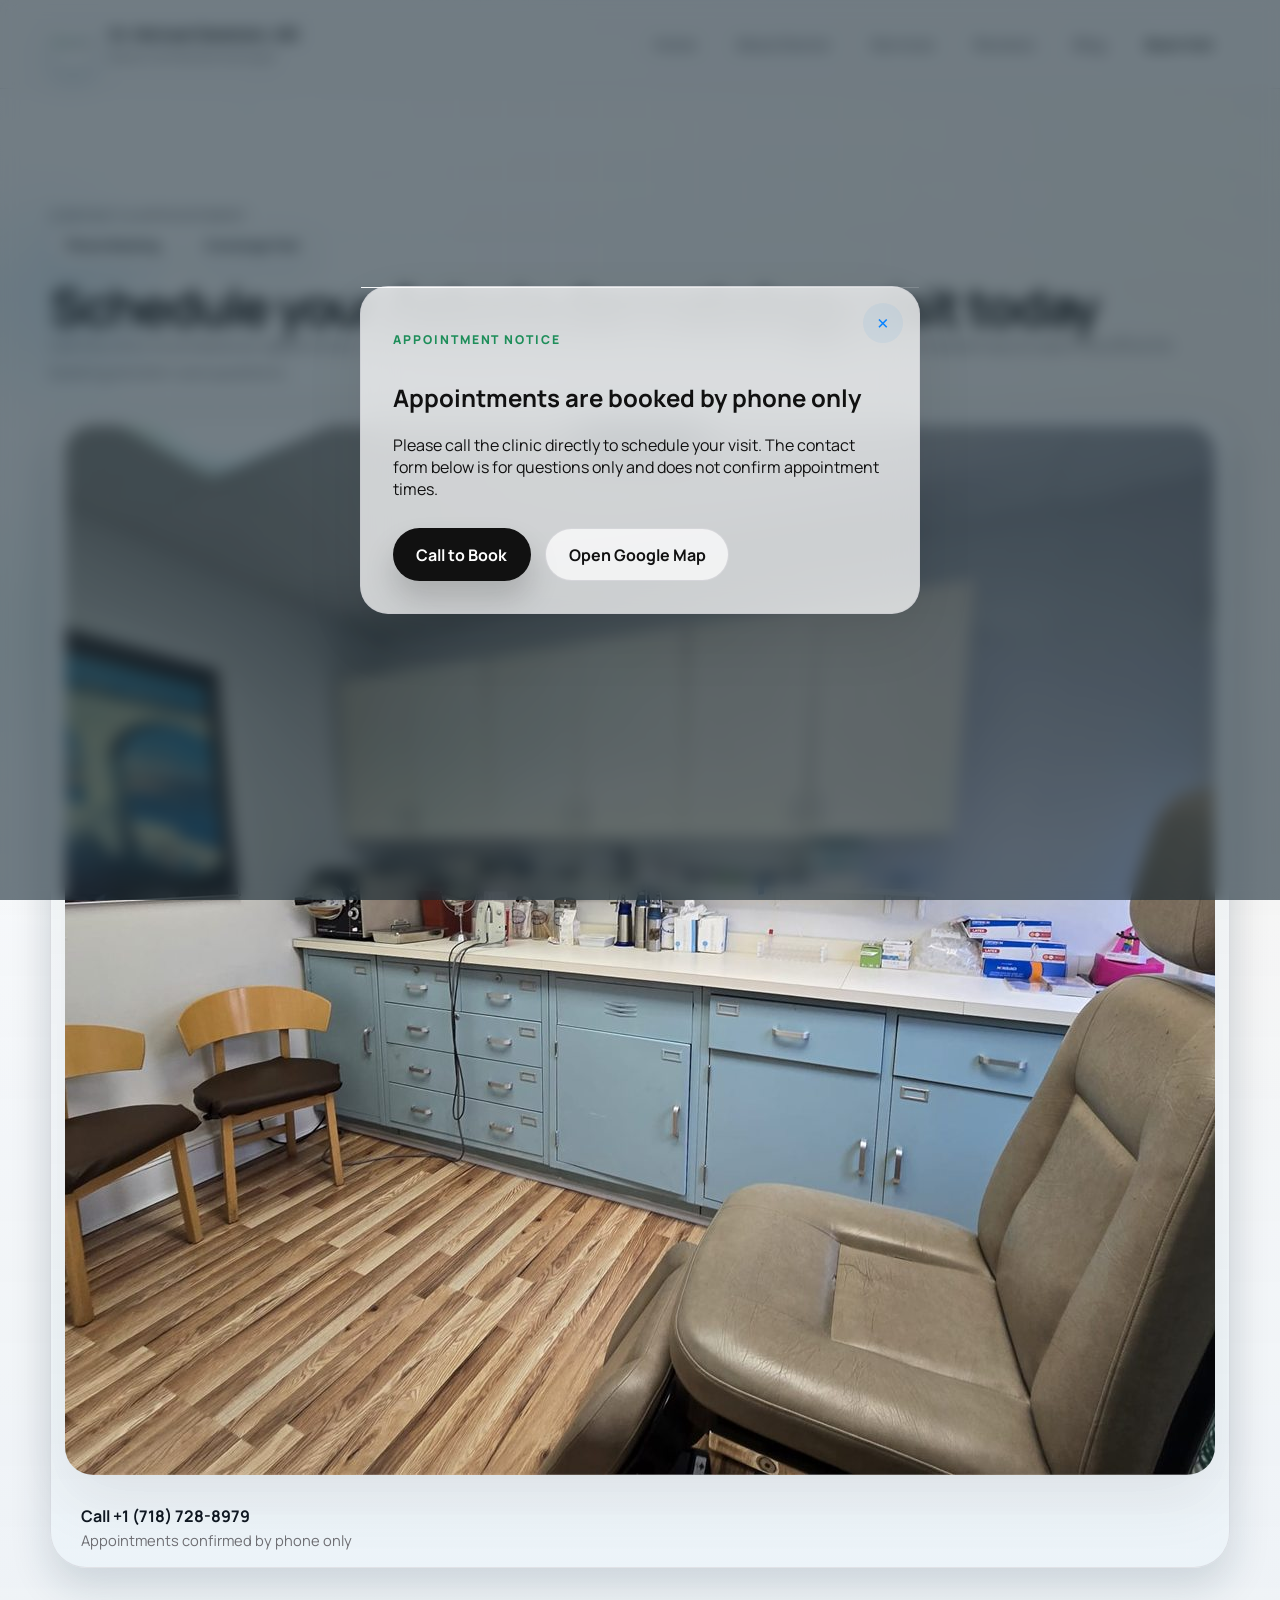
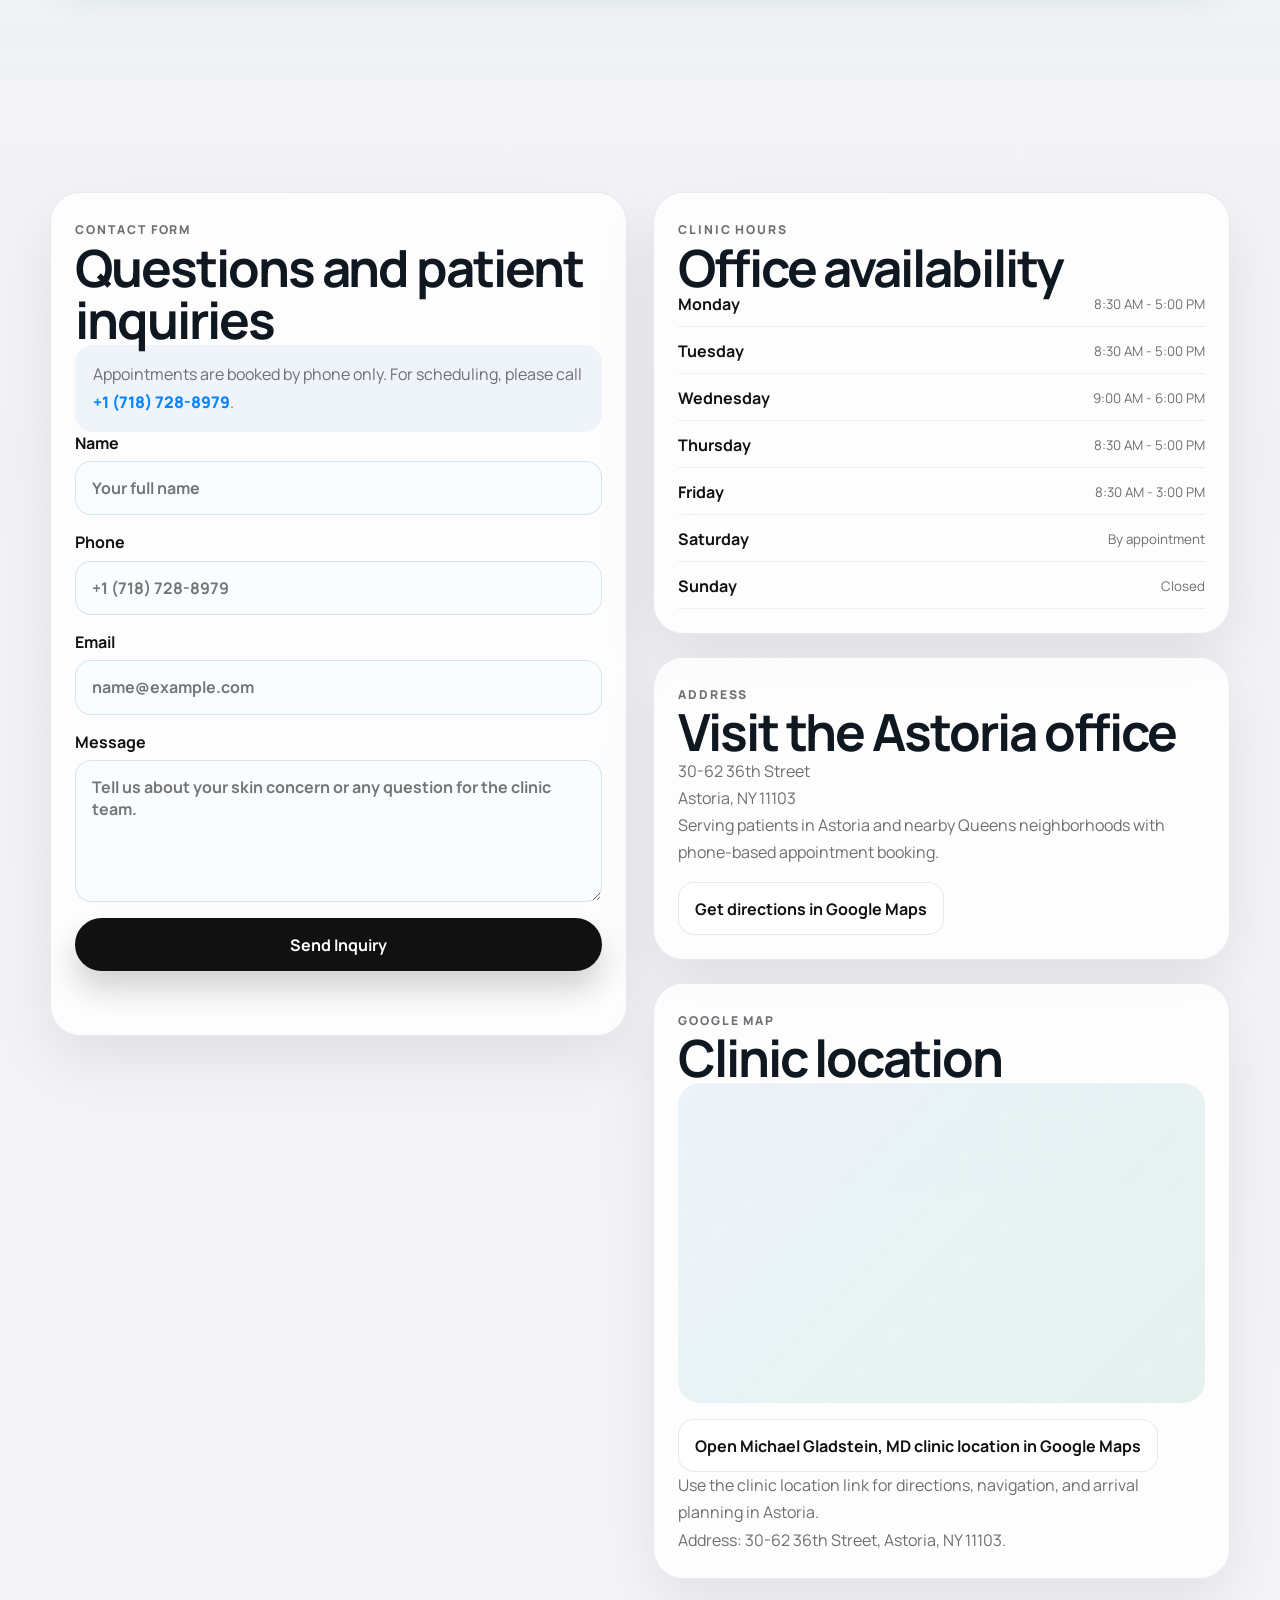
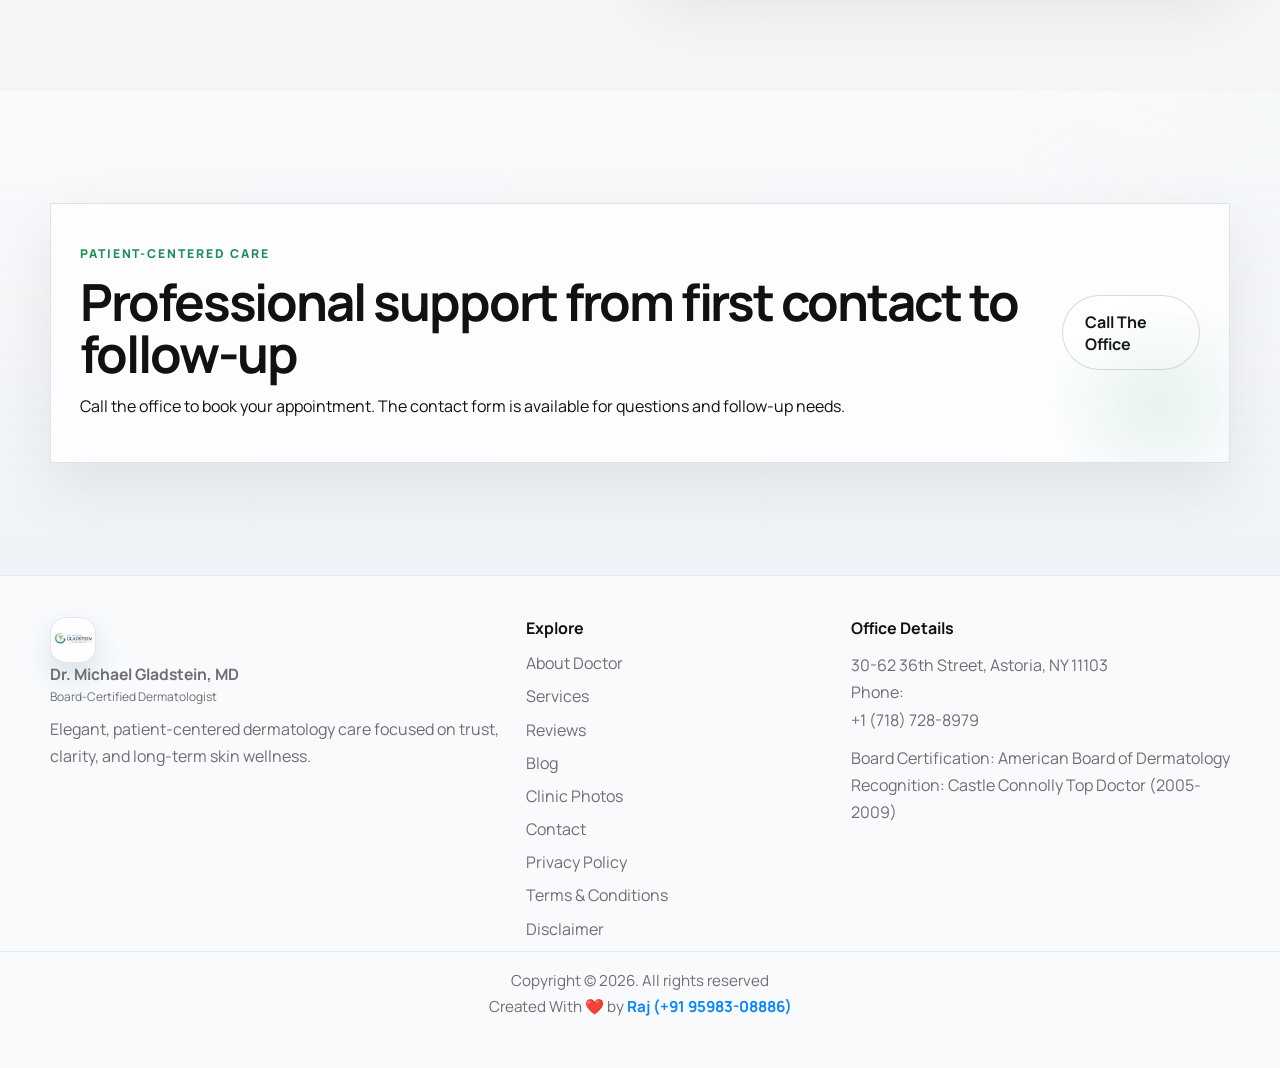
<file: contact.html>
<!DOCTYPE html>
<html lang="en">
  <head>
    <meta charset="UTF-8" />
    <meta name="viewport" content="width=device-width, initial-scale=1.0" />
    <title>Contact Astoria Dermatologist | Dr. Michael Gladstein, MD</title>
    <meta
      name="description"
      content="Contact Dr. Michael Gladstein, MD to schedule dermatology care in Astoria. View clinic hours, phone booking details, and contact information for skin concerns."
    />
    <meta
      name="keywords"
      content="contact Astoria dermatologist, best dermatologist in Astoria, dermatology appointment Astoria, Dr. Michael Gladstein phone"
    />
    <meta name="robots" content="index, follow, max-image-preview:large, max-snippet:-1, max-video-preview:-1" />
    <meta name="author" content="Dr. Michael Gladstein, MD" />
    <meta itemprop="image" content="https://drmichael.online/Images/seo/dr-michael-gladstein-astoria-dermatologist.jpg" />
    <link rel="icon" type="image/jpeg" href="logo.jpeg" />
    <link rel="shortcut icon" href="logo.jpeg" />
    <link rel="apple-touch-icon" href="logo.jpeg" />
    <link rel="canonical" href="https://drmichael.online/contact.html" />
    <meta property="og:site_name" content="Dr. Michael Gladstein, MD" />
    <meta property="og:type" content="website" />
    <meta property="og:title" content="Contact Astoria Dermatologist | Dr. Michael Gladstein, MD" />
    <meta
      property="og:description"
      content="Call Dr. Michael Gladstein, MD to book dermatology care in Astoria. Appointments are confirmed by phone."
    />
    <meta property="og:url" content="https://drmichael.online/contact.html" />
    <meta property="og:image" content="https://drmichael.online/Images/seo/dr-michael-gladstein-astoria-dermatologist.jpg" />
    <meta property="og:image:alt" content="Dr. Michael Gladstein, MD" />
    <meta name="twitter:card" content="summary_large_image" />
    <meta name="twitter:image" content="https://drmichael.online/Images/seo/dr-michael-gladstein-astoria-dermatologist.jpg" />
    <meta name="twitter:image:alt" content="Dr. Michael Gladstein, MD" />
    <script type="application/ld+json">
      {
        "@context": "https://schema.org",
        "@type": "ContactPage",
        "url": "https://drmichael.online/contact.html",
        "name": "Contact Dr. Michael Gladstein, MD",
        "mainEntity": {
          "@type": "MedicalClinic",
          "@id": "https://drmichael.online/#practice-contact",
          "name": "Dr. Michael Gladstein, MD",
          "telephone": "+1-718-728-8979",
          "image": "https://drmichael.online/Images/seo/dr-michael-gladstein-astoria-office-exam-room.jpg",
          "address": {
            "@type": "PostalAddress",
            "streetAddress": "30-62 36th Street",
            "addressLocality": "Astoria",
            "addressRegion": "NY",
            "postalCode": "11103",
            "addressCountry": "US"
          }
        }
      }
    </script>
    <link rel="preconnect" href="https://fonts.googleapis.com" />
    <link rel="preconnect" href="https://fonts.gstatic.com" crossorigin />
    <link
      href="https://fonts.googleapis.com/css2?family=Manrope:wght@400;500;600;700;800&display=swap"
      rel="stylesheet"
    />
    <link rel="stylesheet" href="styles.css" />
  </head>
  <body data-page="contact">
    <div class="site-shell">
      <div class="site-popup" id="site-popup" aria-hidden="true" role="dialog" aria-labelledby="popup-title">
        <div class="site-popup-backdrop" data-popup-close></div>
        <div class="site-popup-panel glass-panel">
          <button class="site-popup-close" type="button" aria-label="Close popup" data-popup-close>&times;</button>
          <p class="eyebrow">Appointment Notice</p>
          <h2 id="popup-title">Appointments are booked by phone only</h2>
          <p>
            Please call the clinic directly to schedule your visit. The contact form below is for questions only and
            does not confirm appointment times.
          </p>
          <div class="hero-actions">
            <a class="button button-primary" href="tel:+17187288979">Call to Book</a>
            <a class="button button-secondary" href="https://google.com/maps/place/Michael+Gladstein,+MD/data=!4m2!3m1!1s0x0:0xa035bc349d63019d?sa=X&ved=1t:2428&ictx=111" target="_blank" rel="noreferrer">Open Google Map</a>
          </div>
        </div>
      </div>
      <header class="site-header">
        <div class="container nav-wrap">
          <a class="brand" href="index.html" aria-label="Dermatology clinic homepage">
            <img class="brand-mark" src="logo.jpeg" alt="Dr. Michael Gladstein clinic logo" />
            <span>
              <strong>Dr. Michael Gladstein, MD</strong>
              <small>Board-Certified Dermatologist</small>
            </span>
          </a>
          <button class="nav-toggle" type="button" aria-expanded="false" aria-label="Open navigation menu">
            <span></span>
            <span></span>
          </button>
          <nav class="site-nav" aria-label="Primary">
            <a href="index.html">Home</a>
            <a href="about.html">About Doctor</a>
            <a href="services.html">Services</a>
            <a href="reviews.html">Reviews</a>
            <a href="blog.html">Blog</a>
            <a href="contact.html" class="nav-cta">Book Visit</a>
          </nav>
        </div>
      </header>

      <main>
        <section class="page-hero page-hero-iphone">
          <div class="container page-hero-grid iphone-layout">
            <div class="page-hero-copy" data-reveal="up">
              <p class="eyebrow">Contact & Appointment</p>
              <div class="iphone-chip-row">
                <span class="iphone-chip">Phone Booking</span>
                <span class="iphone-chip">Concierge Feel</span>
              </div>
              <h1>Schedule your Astoria dermatology visit today</h1>
              <p>
                Call the clinic to schedule an appointment. If you are looking for the best dermatologist in Astoria,
                this page gives you the fastest way to reach the office for booking and skin care questions.
              </p>
            </div>
            <div class="portrait-panel glass-panel iphone-device" data-reveal="left">
              <div class="iphone-notch"></div>
              <img
                src="Images/seo/dr-michael-gladstein-astoria-office-exam-room.jpg"
                alt="Exam room inside Dr. Michael Gladstein's Astoria dermatology office"
                width="1400"
                height="1050"
              />
              <div class="iphone-device-bar">
                <strong>Call +1 (718) 728-8979</strong>
                <span>Appointments confirmed by phone only</span>
              </div>
            </div>
          </div>
        </section>

        <section class="section">
          <div class="container contact-layout">
            <div class="contact-card glass-panel iphone-card" data-reveal="up">
              <p class="eyebrow">Contact Form</p>
              <h2>Questions and patient inquiries</h2>
              <p class="callout-note">
                Appointments are booked by phone only. For scheduling, please call <a href="tel:+17187288979">+1 (718) 728-8979</a>.
              </p>
              <form class="appointment-form" id="appointment-form" data-form-type="google-sheet">
                <label>
                  Name
                  <input type="text" name="name" placeholder="Your full name" required />
                </label>
                <label>
                  Phone
                  <input type="tel" name="phone" placeholder="+1 (718) 728-8979" required />
                </label>
                <label>
                  Email
                  <input type="email" name="email" placeholder="name@example.com" required />
                </label>
                <label>
                  Message
                  <textarea name="message" rows="5" placeholder="Tell us about your skin concern or any question for the clinic team." required></textarea>
                </label>
                <button class="button button-primary" type="submit">Send Inquiry</button>
                <p class="form-note" id="form-note" aria-live="polite"></p>
              </form>
              <iframe
                name="hidden-sheet-target"
                id="hidden-sheet-target"
                title="Hidden Google Sheet submission target"
                style="display: none"
              ></iframe>
            </div>

            <div class="contact-sidebar">
              <article class="contact-card glass-panel iphone-card" data-reveal="up">
                <p class="eyebrow">Clinic Hours</p>
                <h2>Office availability</h2>
                <div class="hours-list">
                  <span><strong>Monday</strong><small>8:30 AM - 5:00 PM</small></span>
                  <span><strong>Tuesday</strong><small>8:30 AM - 5:00 PM</small></span>
                  <span><strong>Wednesday</strong><small>9:00 AM - 6:00 PM</small></span>
                  <span><strong>Thursday</strong><small>8:30 AM - 5:00 PM</small></span>
                  <span><strong>Friday</strong><small>8:30 AM - 3:00 PM</small></span>
                  <span><strong>Saturday</strong><small>By appointment</small></span>
                  <span><strong>Sunday</strong><small>Closed</small></span>
                </div>
              </article>

              <article class="contact-card glass-panel iphone-card" data-reveal="up">
                <p class="eyebrow">Address</p>
                <h2>Visit the Astoria office</h2>
                <p>30-62 36th Street<br />Astoria, NY 11103</p>
                <p class="map-caption">Serving patients in Astoria and nearby Queens neighborhoods with phone-based appointment booking.</p>
                <a class="map-link" href="https://google.com/maps/place/Michael+Gladstein,+MD/data=!4m2!3m1!1s0x0:0xa035bc349d63019d?sa=X&ved=1t:2428&ictx=111" target="_blank" rel="noreferrer">
                  Get directions in Google Maps
                </a>
              </article>

              <article class="contact-card glass-panel map-card iphone-card" data-reveal="up">
                <p class="eyebrow">Google Map</p>
                <h2>Clinic location</h2>
                <div class="map-placeholder">
                  <iframe
                    class="map-embed"
                    src="https://www.google.com/maps/embed?pb=!1m18!1m12!1m3!1d3021.928822863397!2d-73.9188144!3d40.763590199999996!2m3!1f0!2f0!3f0!3m2!1i1024!2i768!4f13.1!3m3!1m2!1s0x89c25f38d153e45d%3A0xa035bc349d63019d!2sMichael%20Gladstein%2C%20MD!5e0!3m2!1sen!2sin!4v1774122648359!5m2!1sen!2sin"
                    width="600"
                    height="450"
                    style="border: 0"
                    allowfullscreen=""
                    loading="lazy"
                    referrerpolicy="no-referrer-when-downgrade"
                    title="Michael Gladstein, MD clinic location map"
                  ></iframe>
                </div>
                <a class="map-link" href="https://google.com/maps/place/Michael+Gladstein,+MD/data=!4m2!3m1!1s0x0:0xa035bc349d63019d?sa=X&ved=1t:2428&ictx=111" target="_blank" rel="noreferrer">
                  Open Michael Gladstein, MD clinic location in Google Maps
                </a>
                <p class="map-caption">Use the clinic location link for directions, navigation, and arrival planning in Astoria.</p>
                <p class="map-caption">Address: 30-62 36th Street, Astoria, NY 11103.</p>
              </article>
            </div>
          </div>
        </section>

        <section class="section cta-section">
          <div class="container">
            <div class="cta-card glass-panel" data-reveal="up">
              <div>
                <p class="eyebrow">Patient-Centered Care</p>
                <h2>Professional support from first contact to follow-up</h2>
                <p>Call the office to book your appointment. The contact form is available for questions and follow-up needs.</p>
              </div>
              <a class="button button-secondary" href="tel:+17187288979">Call The Office</a>
            </div>
          </div>
        </section>
      </main>

      <footer class="site-footer">
        <div class="container footer-grid">
          <div>
            <a class="brand brand-footer" href="index.html">
              <img class="brand-mark" src="logo.jpeg" alt="Dr. Michael Gladstein clinic logo" />
              <span>
                <strong>Dr. Michael Gladstein, MD</strong>
                <small>Board-Certified Dermatologist</small>
              </span>
            </a>
            <p>Elegant, patient-centered dermatology care focused on trust, clarity, and long-term skin wellness.</p>
          </div>
          <div>
            <h3>Explore</h3>
            <a href="about.html">About Doctor</a>
            <a href="services.html">Services</a>
            <a href="reviews.html">Reviews</a>
            <a href="blog.html">Blog</a>
            <a href="gallery.html">Clinic Photos</a>
            <a href="contact.html">Contact</a>
            <a href="privacy-policy.html">Privacy Policy</a>
            <a href="terms-and-conditions.html">Terms &amp; Conditions</a>
            <a href="medical-disclaimer.html">Disclaimer</a>
          </div>
          <div>
            <h3>Office Details</h3>
            <p>30-62 36th Street, Astoria, NY 11103</p>
            <p>Phone: <a href="tel:+17187288979">+1 (718) 728-8979</a></p>
            <p>Board Certification: American Board of Dermatology</p>
            <p>Recognition: Castle Connolly Top Doctor (2005-2009)</p>
          </div>
        </div>
        <p class="footer-copy">Copyright © 2026. All rights reserved <br /> Created With ❤️ by <a href="https://wa.me/919598308886" target="_blank" rel="noreferrer">Raj (+91 95983-08886)</a></p>
      </footer>
    </div>

    <script src="site-config.js"></script>
    <script src="script.js"></script>
  </body>
</html>
</file>
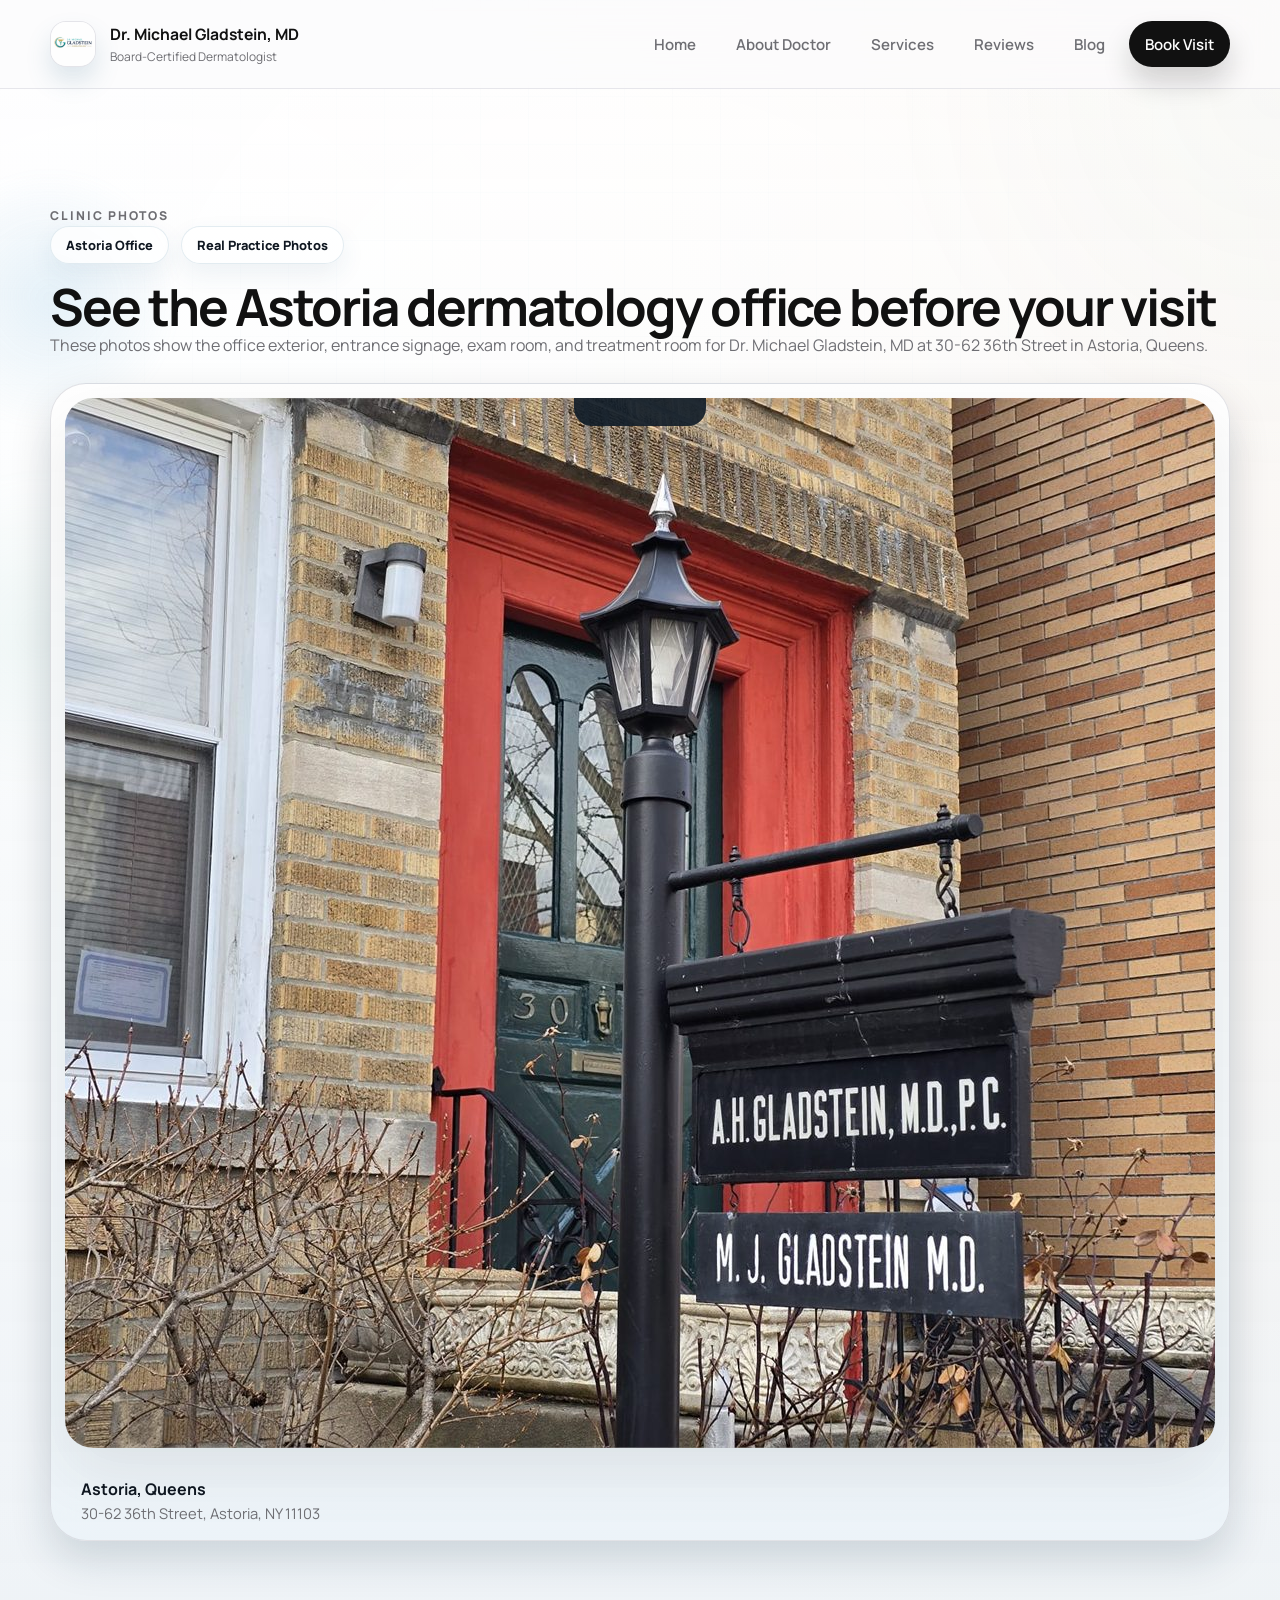
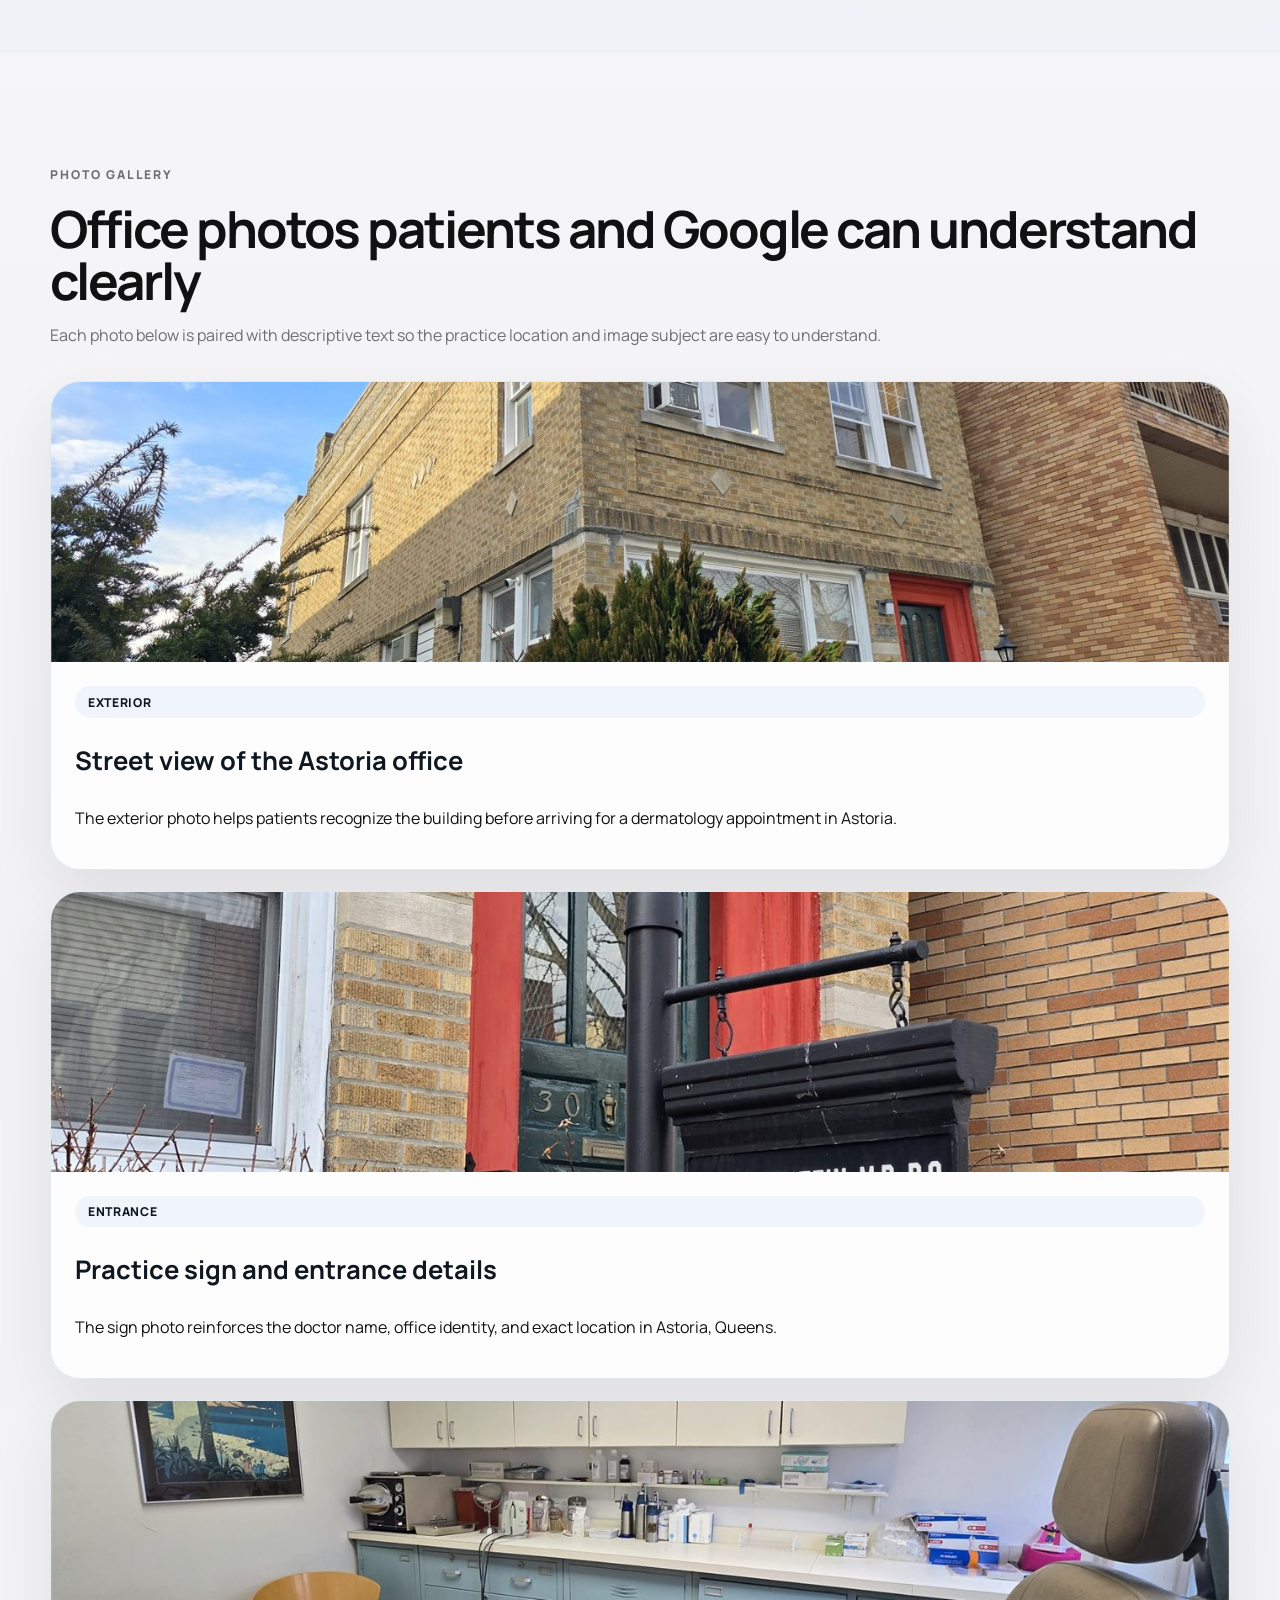
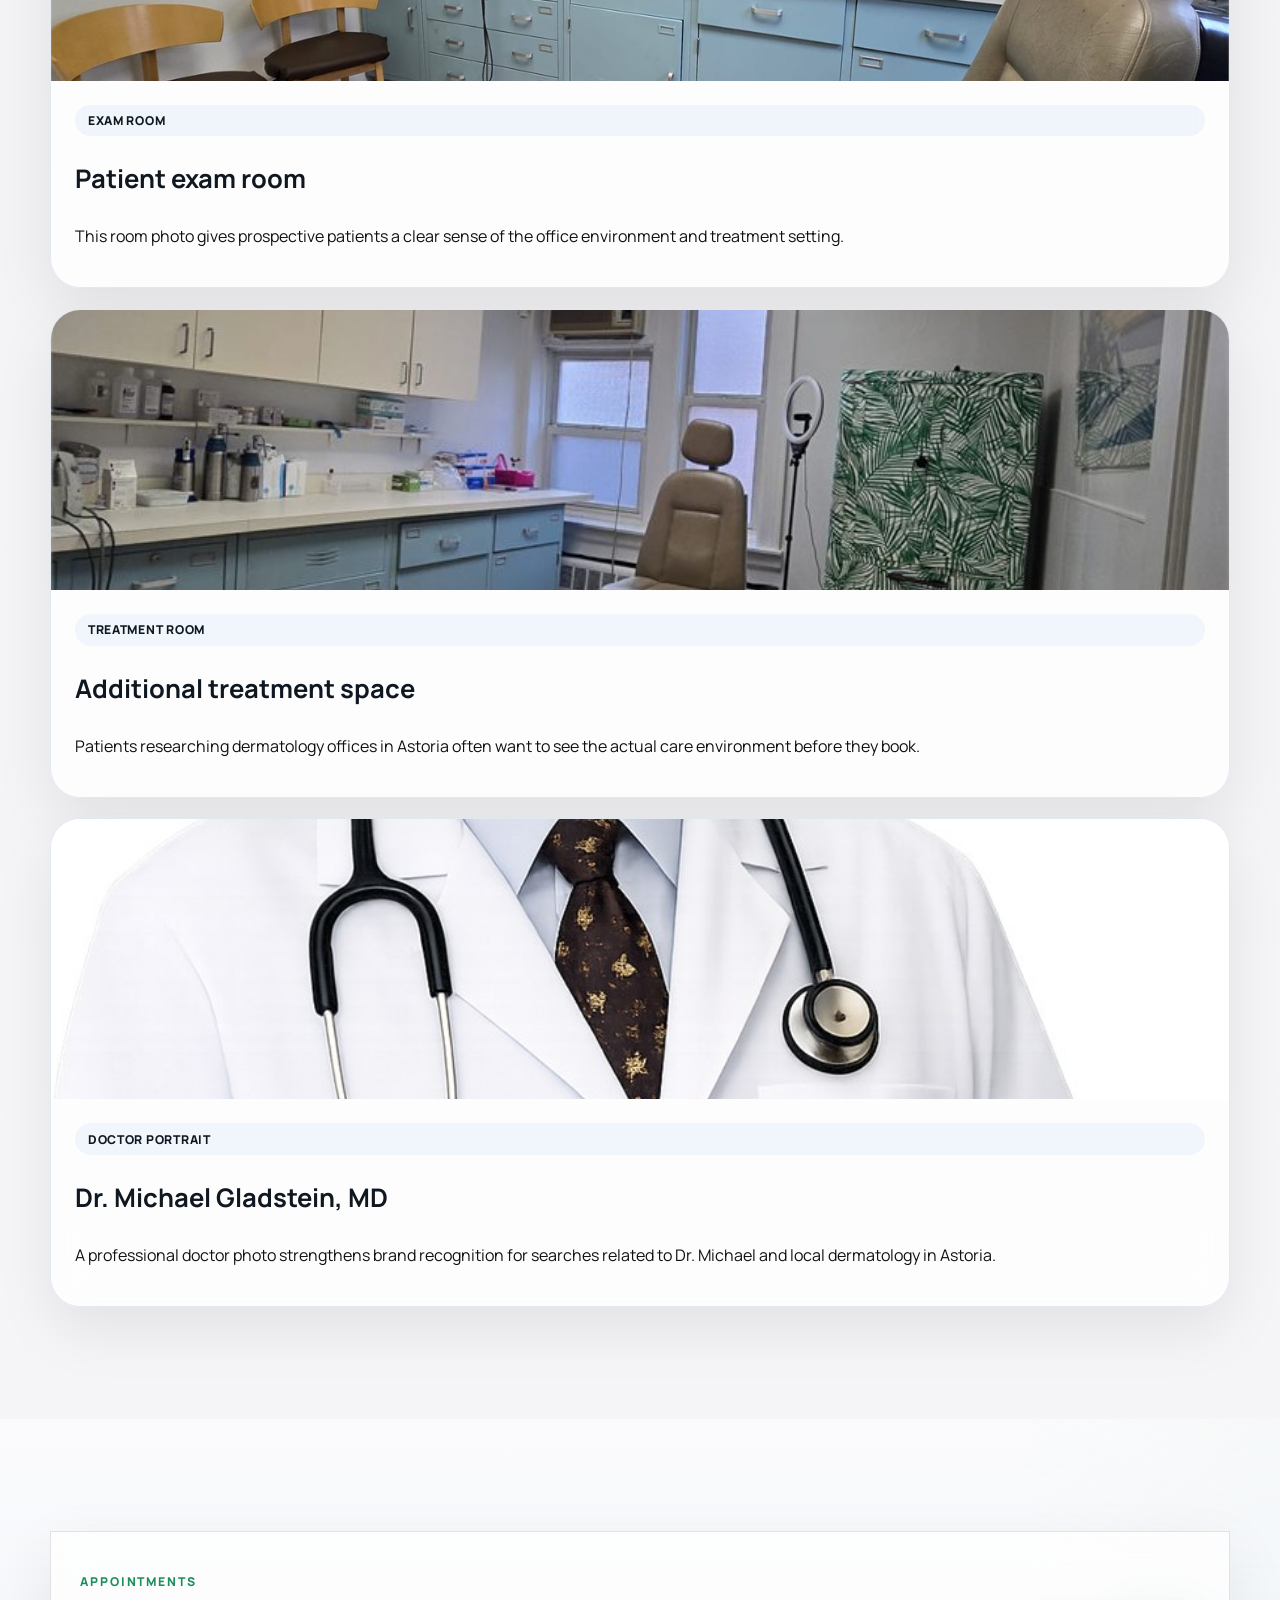
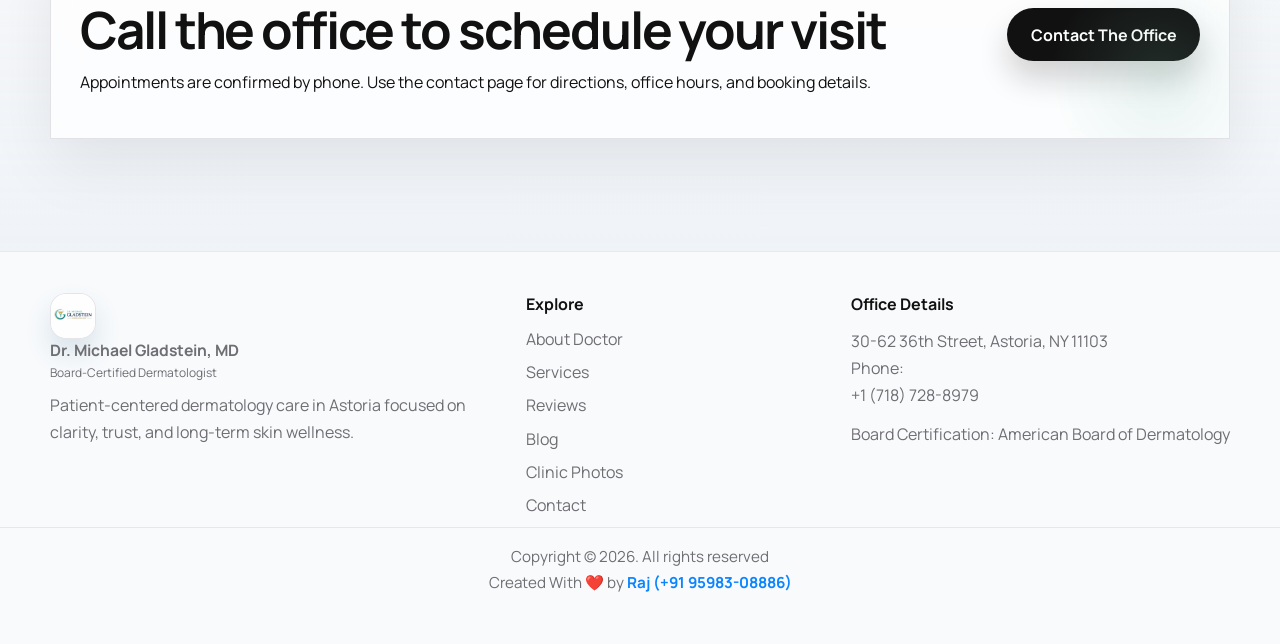
<file: gallery.html>
<!DOCTYPE html>
<html lang="en">
  <head>
    <meta charset="UTF-8" />
    <meta name="viewport" content="width=device-width, initial-scale=1.0" />
    <title>Clinic Photos | Dr. Michael Gladstein Dermatology in Astoria, Queens</title>
    <meta
      name="description"
      content="View real clinic photos for Dr. Michael Gladstein, MD in Astoria, Queens, including the office exterior, entrance signage, exam room, and treatment room."
    />
    <meta
      name="keywords"
      content="Dr. Michael Gladstein photos, Astoria dermatologist office photos, dermatology clinic Astoria Queens, dermatologist Astoria NY"
    />
    <meta name="robots" content="index, follow, max-image-preview:large, max-snippet:-1, max-video-preview:-1" />
    <meta name="author" content="Dr. Michael Gladstein, MD" />
    <meta itemprop="image" content="https://drmichael.online/Images/seo/dr-michael-gladstein-astoria-clinic-sign.jpg" />
    <link rel="icon" type="image/jpeg" href="logo.jpeg" />
    <link rel="shortcut icon" href="logo.jpeg" />
    <link rel="apple-touch-icon" href="logo.jpeg" />
    <link rel="canonical" href="https://drmichael.online/gallery.html" />
    <meta property="og:site_name" content="Dr. Michael Gladstein, MD" />
    <meta property="og:type" content="website" />
    <meta property="og:title" content="Clinic Photos | Dr. Michael Gladstein Dermatology in Astoria, Queens" />
    <meta
      property="og:description"
      content="Real office photos for Dr. Michael Gladstein's Astoria dermatology practice, including the exterior, entrance, and exam rooms."
    />
    <meta property="og:url" content="https://drmichael.online/gallery.html" />
    <meta property="og:image" content="https://drmichael.online/Images/seo/dr-michael-gladstein-astoria-clinic-sign.jpg" />
    <meta property="og:image:alt" content="Clinic sign for Dr. Michael Gladstein, MD in Astoria, Queens" />
    <meta name="twitter:card" content="summary_large_image" />
    <meta name="twitter:title" content="Clinic Photos | Dr. Michael Gladstein Dermatology in Astoria, Queens" />
    <meta
      name="twitter:description"
      content="See the Astoria dermatology office exterior, entrance signage, and treatment rooms."
    />
    <meta name="twitter:image" content="https://drmichael.online/Images/seo/dr-michael-gladstein-astoria-clinic-sign.jpg" />
    <meta name="twitter:image:alt" content="Clinic sign for Dr. Michael Gladstein, MD in Astoria, Queens" />
    <script type="application/ld+json">
      {
        "@context": "https://schema.org",
        "@type": "CollectionPage",
        "url": "https://drmichael.online/gallery.html",
        "name": "Clinic Photos | Dr. Michael Gladstein, MD",
        "about": {
          "@id": "https://drmichael.online/#practice"
        },
        "hasPart": [
          {
            "@type": "ImageObject",
            "contentUrl": "https://drmichael.online/Images/seo/dr-michael-gladstein-astoria-dermatology-office-exterior.jpg",
            "caption": "Exterior of Dr. Michael Gladstein's dermatology office in Astoria, Queens"
          },
          {
            "@type": "ImageObject",
            "contentUrl": "https://drmichael.online/Images/seo/dr-michael-gladstein-astoria-clinic-sign.jpg",
            "caption": "Clinic sign and entrance at Dr. Michael Gladstein, MD in Astoria"
          },
          {
            "@type": "ImageObject",
            "contentUrl": "https://drmichael.online/Images/seo/dr-michael-gladstein-astoria-office-exam-room.jpg",
            "caption": "Patient exam room inside the Astoria dermatology office"
          },
          {
            "@type": "ImageObject",
            "contentUrl": "https://drmichael.online/Images/seo/dr-michael-gladstein-astoria-office-treatment-room.jpg",
            "caption": "Treatment room at Dr. Michael Gladstein's dermatology practice"
          },
          {
            "@type": "ImageObject",
            "contentUrl": "https://drmichael.online/Images/seo/dr-michael-gladstein-astoria-dermatologist.jpg",
            "caption": "Dr. Michael Gladstein, board-certified dermatologist serving Astoria and Queens"
          }
        ]
      }
    </script>
    <link rel="preconnect" href="https://fonts.googleapis.com" />
    <link rel="preconnect" href="https://fonts.gstatic.com" crossorigin />
    <link
      href="https://fonts.googleapis.com/css2?family=Manrope:wght@400;500;600;700;800&display=swap"
      rel="stylesheet"
    />
    <link rel="stylesheet" href="styles.css" />
  </head>
  <body data-page="gallery">
    <div class="site-shell">
      <header class="site-header">
        <div class="container nav-wrap">
          <a class="brand" href="index.html" aria-label="Dermatology clinic homepage">
            <img class="brand-mark" src="logo.jpeg" alt="Dr. Michael Gladstein clinic logo" />
            <span>
              <strong>Dr. Michael Gladstein, MD</strong>
              <small>Board-Certified Dermatologist</small>
            </span>
          </a>
          <button class="nav-toggle" type="button" aria-expanded="false" aria-label="Open navigation menu">
            <span></span>
            <span></span>
          </button>
          <nav class="site-nav" aria-label="Primary">
            <a href="index.html">Home</a>
            <a href="about.html">About Doctor</a>
            <a href="services.html">Services</a>
            <a href="reviews.html">Reviews</a>
            <a href="blog.html">Blog</a>
            <a href="contact.html" class="nav-cta">Book Visit</a>
          </nav>
        </div>
      </header>

      <main>
        <section class="page-hero page-hero-iphone">
          <div class="container page-hero-grid iphone-layout">
            <div class="page-hero-copy" data-reveal="up">
              <p class="eyebrow">Clinic Photos</p>
              <div class="iphone-chip-row">
                <span class="iphone-chip">Astoria Office</span>
                <span class="iphone-chip">Real Practice Photos</span>
              </div>
              <h1>See the Astoria dermatology office before your visit</h1>
              <p>
                These photos show the office exterior, entrance signage, exam room, and treatment room for
                Dr. Michael Gladstein, MD at 30-62 36th Street in Astoria, Queens.
              </p>
            </div>
            <div class="portrait-panel glass-panel iphone-device" data-reveal="left">
              <div class="iphone-notch"></div>
              <img
                src="Images/seo/dr-michael-gladstein-astoria-clinic-sign.jpg"
                alt="Clinic sign for Dr. Michael Gladstein, MD in Astoria"
                width="1400"
                height="1050"
              />
              <div class="iphone-device-bar">
                <strong>Astoria, Queens</strong>
                <span>30-62 36th Street, Astoria, NY 11103</span>
              </div>
            </div>
          </div>
        </section>

        <section class="section">
          <div class="container">
            <div class="section-heading" data-reveal="up">
              <p class="eyebrow">Photo Gallery</p>
              <h2>Office photos patients and Google can understand clearly</h2>
              <p>Each photo below is paired with descriptive text so the practice location and image subject are easy to understand.</p>
            </div>
            <div class="blog-grid">
              <article class="blog-card glass-panel iphone-card" data-reveal="up">
                <img
                  src="Images/seo/dr-michael-gladstein-astoria-dermatology-office-exterior.jpg"
                  alt="Exterior of Dr. Michael Gladstein dermatology office in Astoria, Queens"
                  width="1400"
                  height="1050"
                  loading="lazy"
                />
                <div class="blog-card-content">
                  <span class="blog-meta">Exterior</span>
                  <h3>Street view of the Astoria office</h3>
                  <p>The exterior photo helps patients recognize the building before arriving for a dermatology appointment in Astoria.</p>
                </div>
              </article>

              <article class="blog-card glass-panel iphone-card" data-reveal="up">
                <img
                  src="Images/seo/dr-michael-gladstein-astoria-clinic-sign.jpg"
                  alt="Clinic sign and entrance for Dr. Michael Gladstein, MD in Astoria"
                  width="1400"
                  height="1050"
                  loading="lazy"
                />
                <div class="blog-card-content">
                  <span class="blog-meta">Entrance</span>
                  <h3>Practice sign and entrance details</h3>
                  <p>The sign photo reinforces the doctor name, office identity, and exact location in Astoria, Queens.</p>
                </div>
              </article>

              <article class="blog-card glass-panel iphone-card" data-reveal="up">
                <img
                  src="Images/seo/dr-michael-gladstein-astoria-office-exam-room.jpg"
                  alt="Patient exam room inside Dr. Michael Gladstein's Astoria dermatology office"
                  width="1400"
                  height="1050"
                  loading="lazy"
                />
                <div class="blog-card-content">
                  <span class="blog-meta">Exam Room</span>
                  <h3>Patient exam room</h3>
                  <p>This room photo gives prospective patients a clear sense of the office environment and treatment setting.</p>
                </div>
              </article>

              <article class="blog-card glass-panel iphone-card" data-reveal="up">
                <img
                  src="Images/seo/dr-michael-gladstein-astoria-office-treatment-room.jpg"
                  alt="Treatment room at Dr. Michael Gladstein's dermatology office in Astoria"
                  width="788"
                  height="1050"
                  loading="lazy"
                />
                <div class="blog-card-content">
                  <span class="blog-meta">Treatment Room</span>
                  <h3>Additional treatment space</h3>
                  <p>Patients researching dermatology offices in Astoria often want to see the actual care environment before they book.</p>
                </div>
              </article>

              <article class="blog-card glass-panel iphone-card" data-reveal="up">
                <img
                  src="Images/seo/dr-michael-gladstein-astoria-dermatologist.jpg"
                  alt="Dr. Michael Gladstein, board-certified dermatologist in Astoria, Queens"
                  width="900"
                  height="1350"
                  loading="lazy"
                />
                <div class="blog-card-content">
                  <span class="blog-meta">Doctor Portrait</span>
                  <h3>Dr. Michael Gladstein, MD</h3>
                  <p>A professional doctor photo strengthens brand recognition for searches related to Dr. Michael and local dermatology in Astoria.</p>
                </div>
              </article>
            </div>
          </div>
        </section>

        <section class="section cta-section">
          <div class="container">
            <div class="cta-card glass-panel" data-reveal="up">
              <div>
                <p class="eyebrow">Appointments</p>
                <h2>Call the office to schedule your visit</h2>
                <p>Appointments are confirmed by phone. Use the contact page for directions, office hours, and booking details.</p>
              </div>
              <a class="button button-primary" href="contact.html">Contact The Office</a>
            </div>
          </div>
        </section>
      </main>

      <footer class="site-footer">
        <div class="container footer-grid">
          <div>
            <a class="brand brand-footer" href="index.html">
              <img class="brand-mark" src="logo.jpeg" alt="Dr. Michael Gladstein clinic logo" />
              <span>
                <strong>Dr. Michael Gladstein, MD</strong>
                <small>Board-Certified Dermatologist</small>
              </span>
            </a>
            <p>Patient-centered dermatology care in Astoria focused on clarity, trust, and long-term skin wellness.</p>
          </div>
          <div>
            <h3>Explore</h3>
            <a href="about.html">About Doctor</a>
            <a href="services.html">Services</a>
            <a href="reviews.html">Reviews</a>
            <a href="blog.html">Blog</a>
            <a href="gallery.html">Clinic Photos</a>
            <a href="contact.html">Contact</a>
          </div>
          <div>
            <h3>Office Details</h3>
            <p>30-62 36th Street, Astoria, NY 11103</p>
            <p>Phone: <a href="tel:+17187288979">+1 (718) 728-8979</a></p>
            <p>Board Certification: American Board of Dermatology</p>
          </div>
        </div>
        <p class="footer-copy">Copyright © 2026. All rights reserved <br /> Created With ❤️ by <a href="https://wa.me/919598308886" target="_blank" rel="noreferrer">Raj (+91 95983-08886)</a></p>
      </footer>
    </div>

    <script src="script.js"></script>
  </body>
</html>
</file>
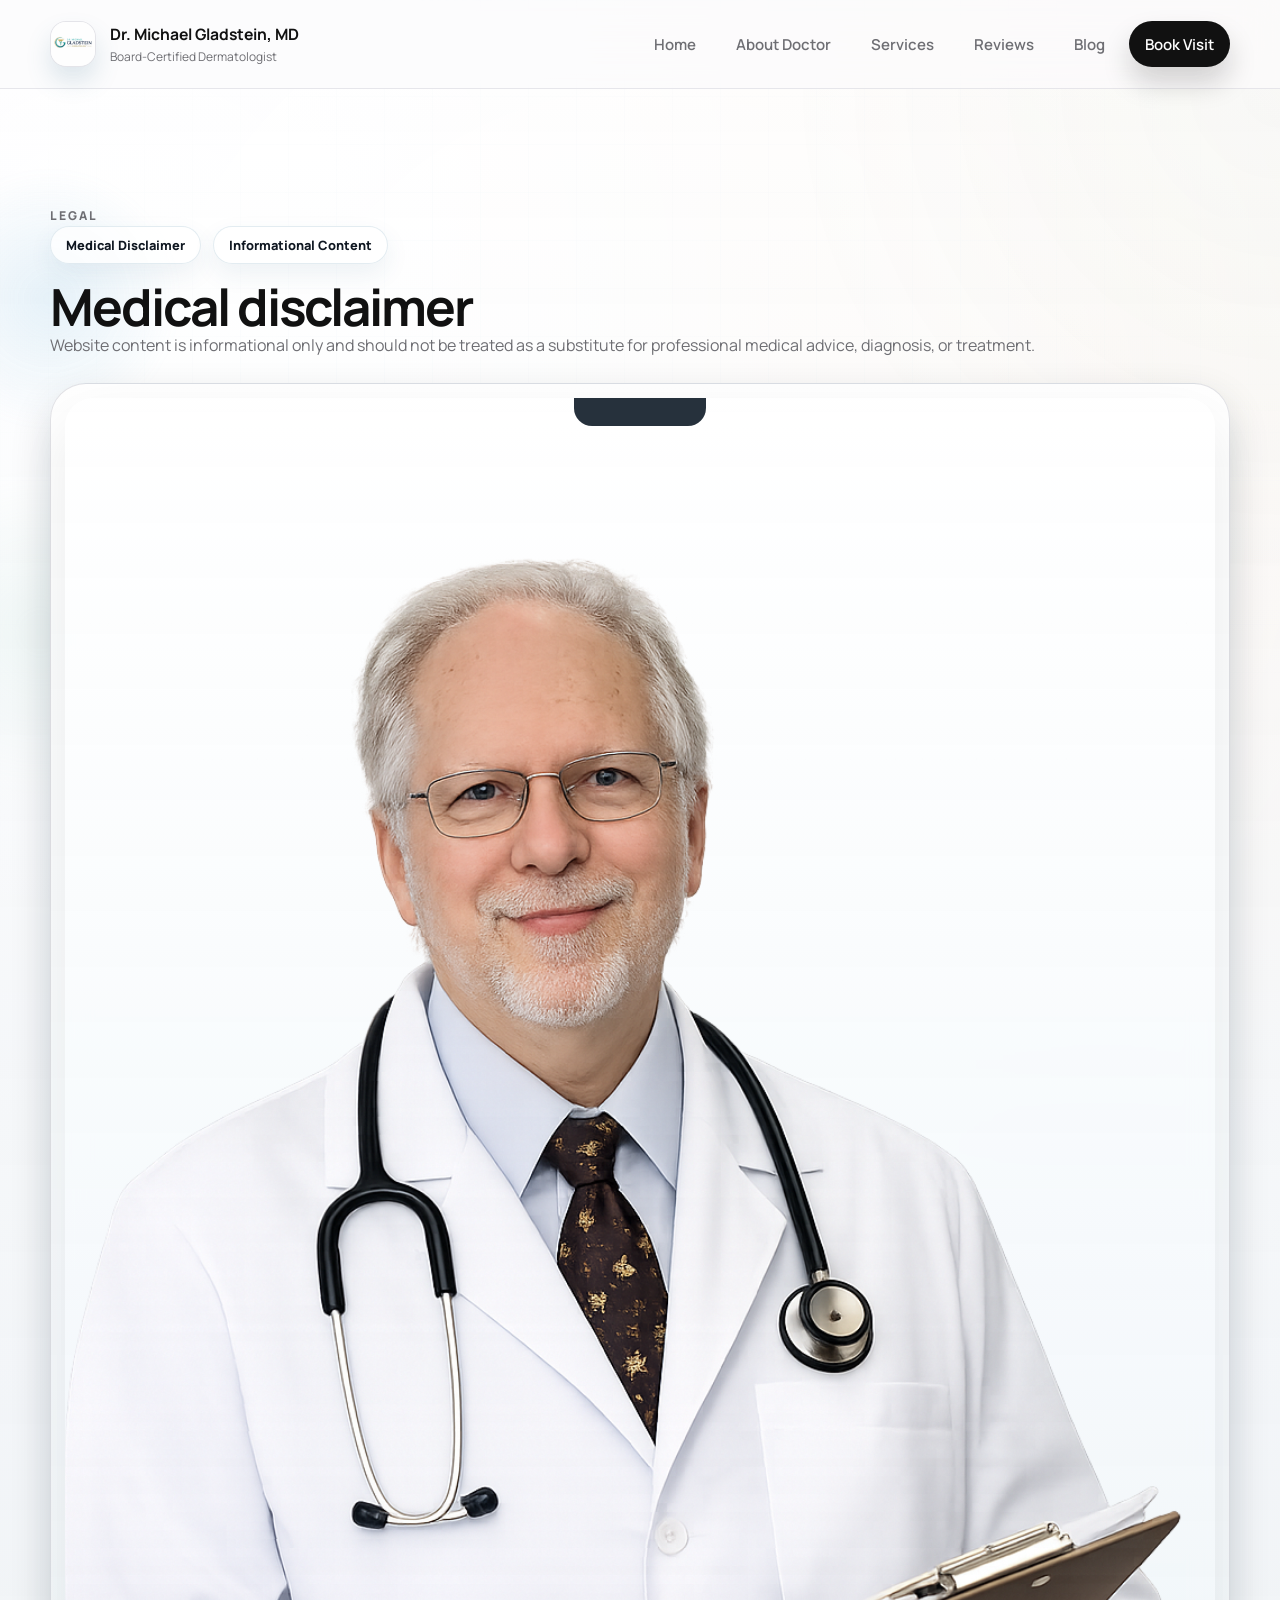
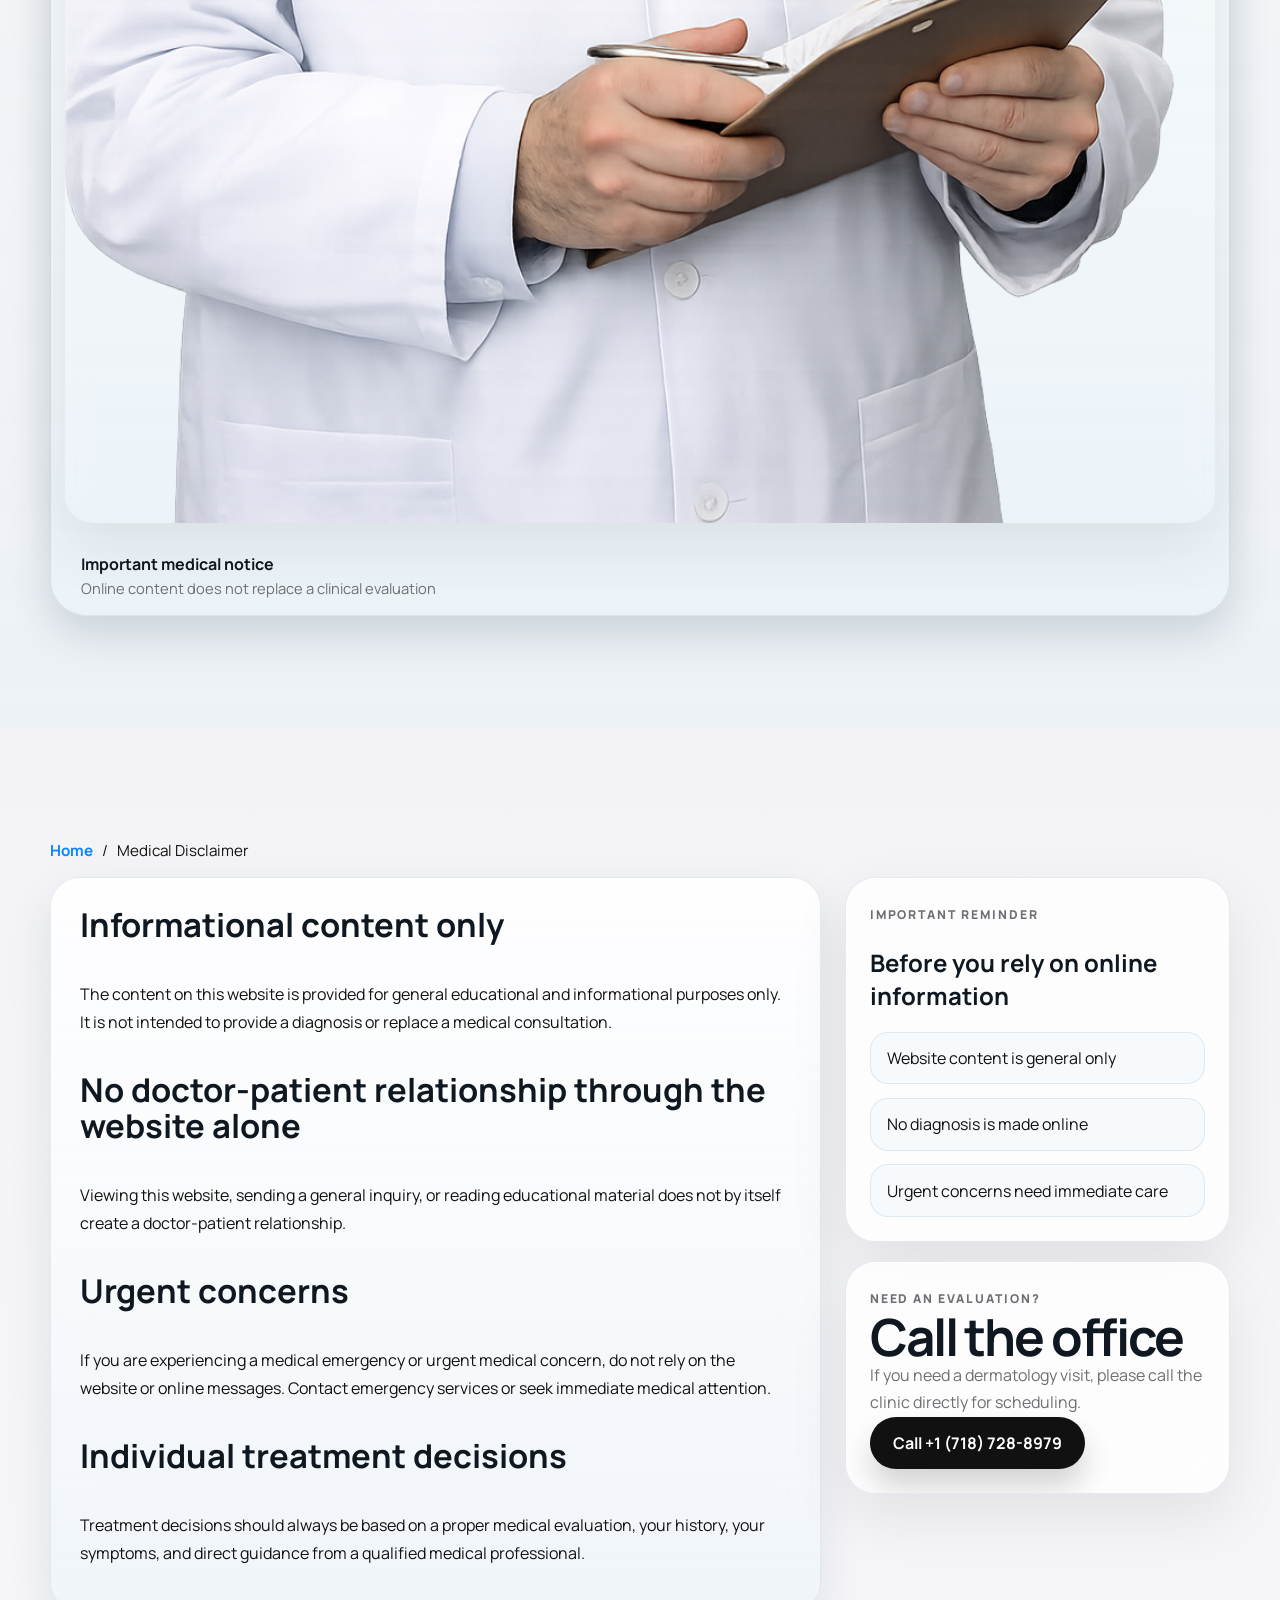
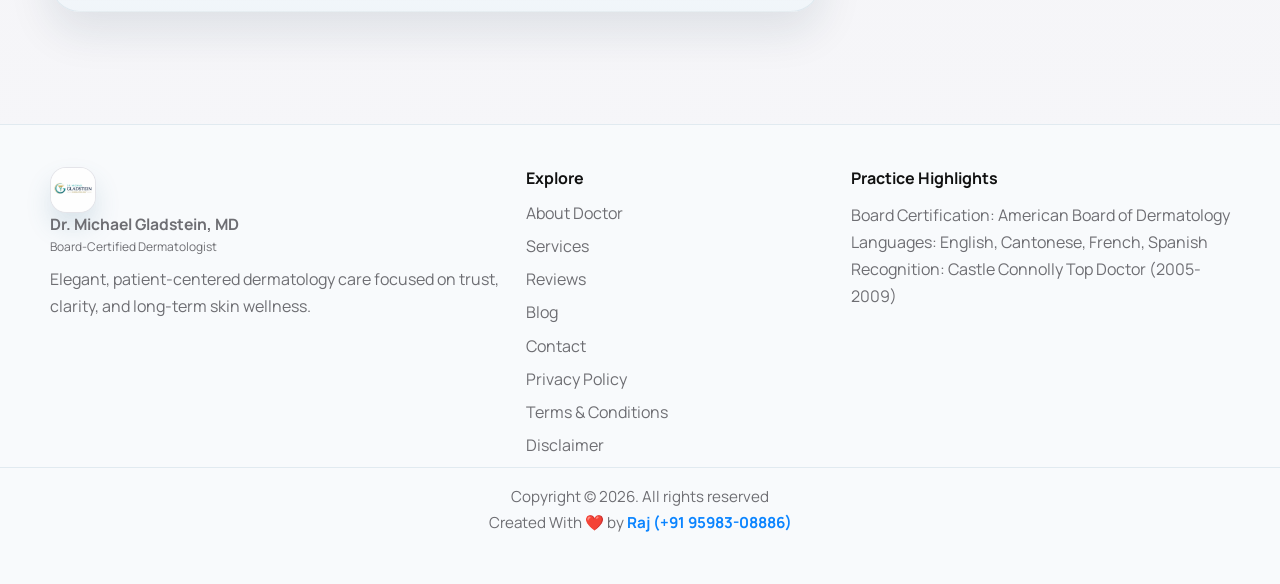
<file: medical-disclaimer.html>
<!DOCTYPE html>
<html lang="en">
  <head>
    <meta charset="UTF-8" />
    <meta name="viewport" content="width=device-width, initial-scale=1.0" />
    <title>Medical Disclaimer | Dr. Michael Gladstein, MD</title>
    <meta
      name="description"
      content="Read the medical disclaimer for the Dr. Michael Gladstein, MD website. Website content is informational only and not a substitute for medical advice."
    />
    <meta name="robots" content="index, follow, max-image-preview:large, max-snippet:-1, max-video-preview:-1" />
    <meta name="author" content="Dr. Michael Gladstein, MD" />
    <meta itemprop="image" content="https://drmichael.online/Images/seo/dr-michael-gladstein-astoria-dermatologist.jpg" />
    <link rel="icon" type="image/jpeg" href="logo.jpeg" />
    <link rel="shortcut icon" href="logo.jpeg" />
    <link rel="apple-touch-icon" href="logo.jpeg" />
    <link rel="canonical" href="https://drmichael.online/medical-disclaimer.html" />
    <meta property="og:site_name" content="Dr. Michael Gladstein, MD" />
    <meta property="og:type" content="website" />
    <meta property="og:title" content="Medical Disclaimer | Dr. Michael Gladstein, MD" />
    <meta
      property="og:description"
      content="Medical disclaimer for the Dr. Michael Gladstein, MD website."
    />
    <meta property="og:url" content="https://drmichael.online/medical-disclaimer.html" />
    <meta property="og:image" content="https://drmichael.online/Images/seo/dr-michael-gladstein-astoria-dermatologist.jpg" />
    <meta property="og:image:alt" content="Dr. Michael Gladstein, MD" />
    <meta name="twitter:card" content="summary_large_image" />
    <meta name="twitter:image" content="https://drmichael.online/Images/seo/dr-michael-gladstein-astoria-dermatologist.jpg" />
    <meta name="twitter:image:alt" content="Dr. Michael Gladstein, MD" />
    <link rel="preconnect" href="https://fonts.googleapis.com" />
    <link rel="preconnect" href="https://fonts.gstatic.com" crossorigin />
    <link
      href="https://fonts.googleapis.com/css2?family=Manrope:wght@400;500;600;700;800&display=swap"
      rel="stylesheet"
    />
    <link rel="stylesheet" href="styles.css" />
  </head>
  <body data-page="legal">
    <div class="site-shell">
      <header class="site-header">
        <div class="container nav-wrap">
          <a class="brand" href="index.html" aria-label="Dermatology clinic homepage">
            <img class="brand-mark" src="logo.jpeg" alt="Dr. Michael Gladstein clinic logo" />
            <span>
              <strong>Dr. Michael Gladstein, MD</strong>
              <small>Board-Certified Dermatologist</small>
            </span>
          </a>
          <button class="nav-toggle" type="button" aria-expanded="false" aria-label="Open navigation menu">
            <span></span>
            <span></span>
          </button>
          <nav class="site-nav" aria-label="Primary">
            <a href="index.html">Home</a>
            <a href="about.html">About Doctor</a>
            <a href="services.html">Services</a>
            <a href="reviews.html">Reviews</a>
            <a href="blog.html">Blog</a>
            <a href="contact.html" class="nav-cta">Book Visit</a>
          </nav>
        </div>
      </header>

      <main>
        <section class="page-hero page-hero-iphone">
          <div class="container page-hero-grid iphone-layout">
            <div class="page-hero-copy" data-reveal="up">
              <p class="eyebrow">Legal</p>
              <div class="iphone-chip-row">
                <span class="iphone-chip">Medical Disclaimer</span>
                <span class="iphone-chip">Informational Content</span>
              </div>
              <h1>Medical disclaimer</h1>
              <p>
                Website content is informational only and should not be treated as a substitute for professional
                medical advice, diagnosis, or treatment.
              </p>
            </div>
            <div class="portrait-panel glass-panel iphone-device" data-reveal="left">
              <div class="iphone-notch"></div>
              <img src="MainImage.png" alt="Dr. Michael Gladstein, MD" />
              <div class="iphone-device-bar">
                <strong>Important medical notice</strong>
                <span>Online content does not replace a clinical evaluation</span>
              </div>
            </div>
          </div>
        </section>

        <section class="section">
          <div class="container">
            <nav class="breadcrumb-trail" aria-label="Breadcrumb">
              <a href="index.html">Home</a>
              <span>/</span>
              <span>Medical Disclaimer</span>
            </nav>
            <div class="article-layout">
              <article class="article-body glass-panel iphone-card" data-reveal="up">
                <h2>Informational content only</h2>
                <p>
                  The content on this website is provided for general educational and informational purposes only. It is
                  not intended to provide a diagnosis or replace a medical consultation.
                </p>

                <h2>No doctor-patient relationship through the website alone</h2>
                <p>
                  Viewing this website, sending a general inquiry, or reading educational material does not by itself
                  create a doctor-patient relationship.
                </p>

                <h2>Urgent concerns</h2>
                <p>
                  If you are experiencing a medical emergency or urgent medical concern, do not rely on the website or
                  online messages. Contact emergency services or seek immediate medical attention.
                </p>

                <h2>Individual treatment decisions</h2>
                <p>
                  Treatment decisions should always be based on a proper medical evaluation, your history, your
                  symptoms, and direct guidance from a qualified medical professional.
                </p>
              </article>

              <aside class="article-sidebar">
                <article class="info-panel glass-panel iphone-card" data-reveal="up">
                  <p class="eyebrow">Important Reminder</p>
                  <h2>Before you rely on online information</h2>
                  <div class="article-meta-list">
                    <span>Website content is general only</span>
                    <span>No diagnosis is made online</span>
                    <span>Urgent concerns need immediate care</span>
                  </div>
                </article>
                <article class="contact-card glass-panel iphone-card" data-reveal="up">
                  <p class="eyebrow">Need an Evaluation?</p>
                  <h2>Call the office</h2>
                  <p>If you need a dermatology visit, please call the clinic directly for scheduling.</p>
                  <a class="button button-primary" href="tel:+17187288979">Call +1 (718) 728-8979</a>
                </article>
              </aside>
            </div>
          </div>
        </section>
      </main>

      <footer class="site-footer">
        <div class="container footer-grid">
          <div>
            <a class="brand brand-footer" href="index.html">
              <img class="brand-mark" src="logo.jpeg" alt="Dr. Michael Gladstein clinic logo" />
              <span>
                <strong>Dr. Michael Gladstein, MD</strong>
                <small>Board-Certified Dermatologist</small>
              </span>
            </a>
            <p>Elegant, patient-centered dermatology care focused on trust, clarity, and long-term skin wellness.</p>
          </div>
          <div>
            <h3>Explore</h3>
            <a href="about.html">About Doctor</a>
            <a href="services.html">Services</a>
            <a href="reviews.html">Reviews</a>
            <a href="blog.html">Blog</a>
            <a href="contact.html">Contact</a>
            <a href="privacy-policy.html">Privacy Policy</a>
            <a href="terms-and-conditions.html">Terms &amp; Conditions</a>
            <a href="medical-disclaimer.html">Disclaimer</a>
          </div>
          <div>
            <h3>Practice Highlights</h3>
            <p>Board Certification: American Board of Dermatology</p>
            <p>Languages: English, Cantonese, French, Spanish</p>
            <p>Recognition: Castle Connolly Top Doctor (2005-2009)</p>
          </div>
        </div>
        <p class="footer-copy">Copyright © 2026. All rights reserved <br /> Created With ❤️ by <a href="https://wa.me/919598308886" target="_blank" rel="noreferrer">Raj (+91 95983-08886)</a></p>
      </footer>
    </div>

    <script src="script.js"></script>
  </body>
</html>
</file>
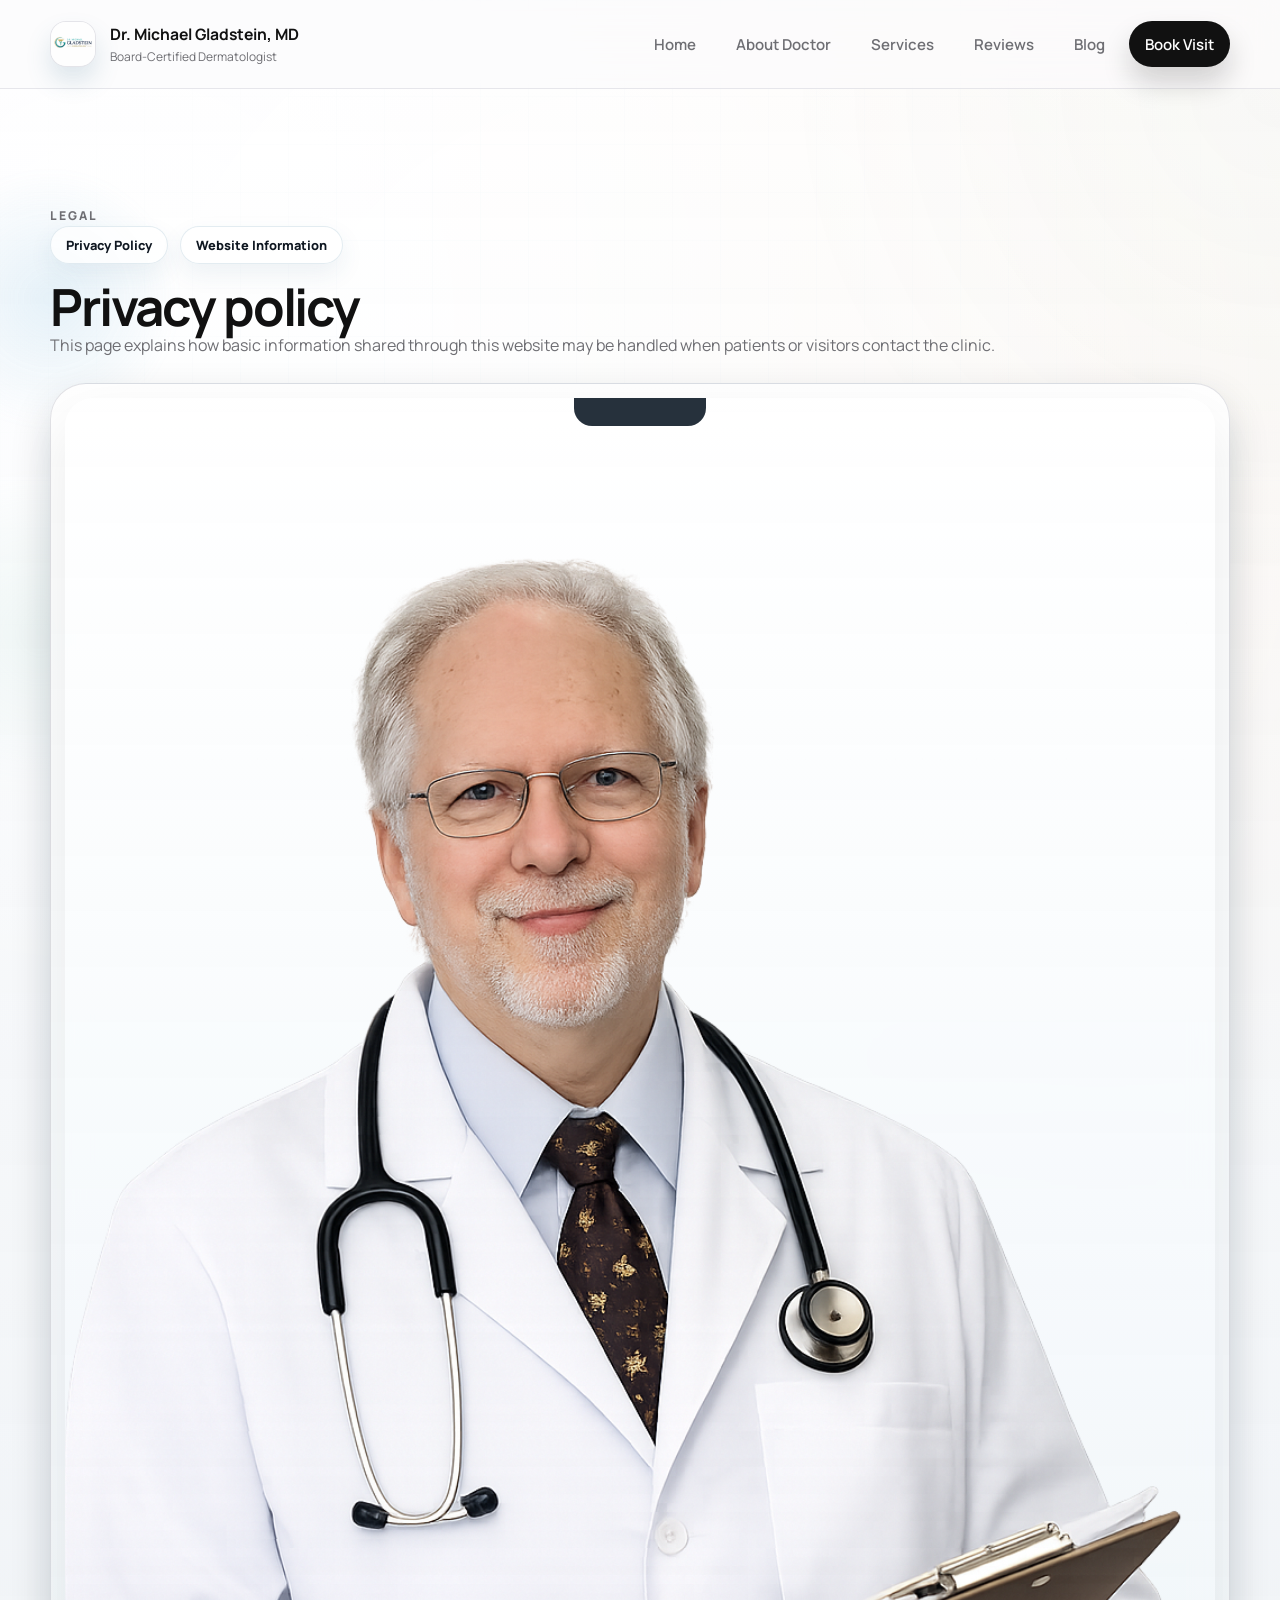
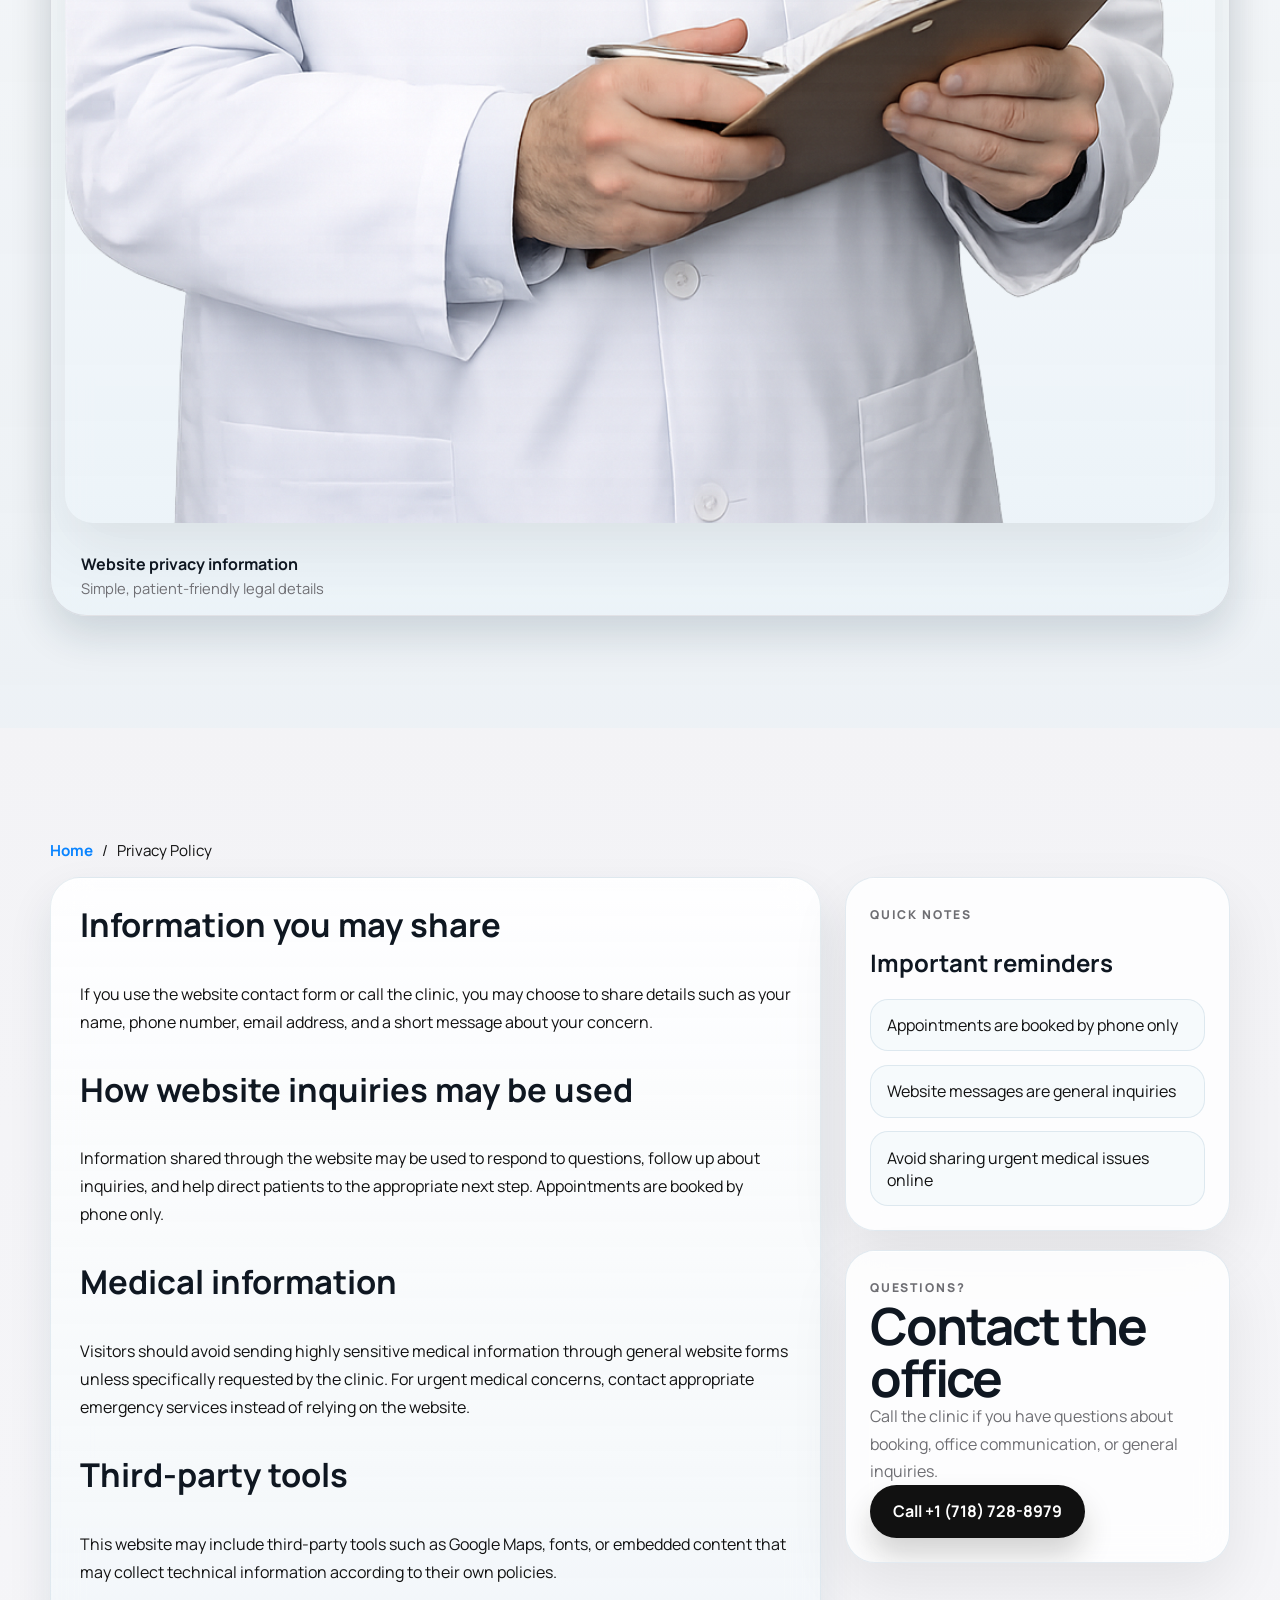
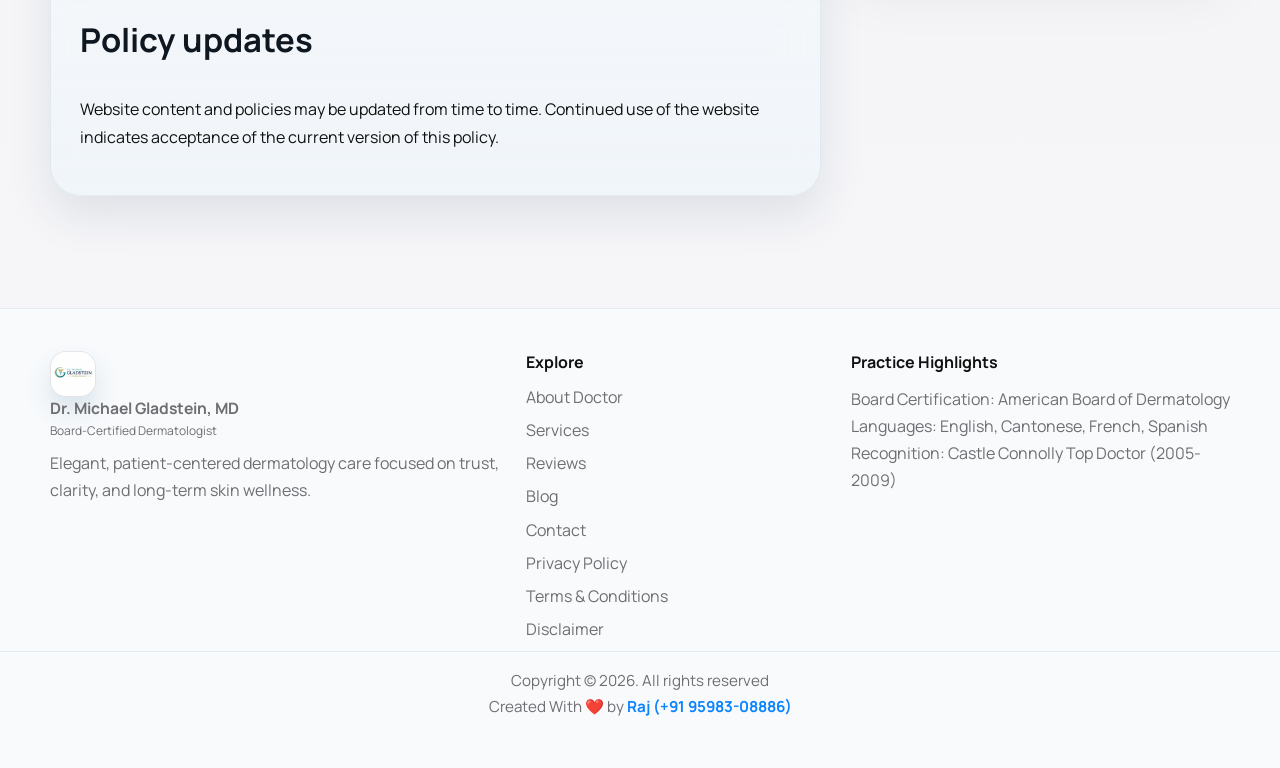
<file: privacy-policy.html>
<!DOCTYPE html>
<html lang="en">
  <head>
    <meta charset="UTF-8" />
    <meta name="viewport" content="width=device-width, initial-scale=1.0" />
    <title>Privacy Policy | Dr. Michael Gladstein, MD</title>
    <meta
      name="description"
      content="Read the privacy policy for the Dr. Michael Gladstein, MD website, including how contact information and website inquiries are handled."
    />
    <meta name="robots" content="index, follow, max-image-preview:large, max-snippet:-1, max-video-preview:-1" />
    <meta name="author" content="Dr. Michael Gladstein, MD" />
    <meta itemprop="image" content="https://drmichael.online/Images/seo/dr-michael-gladstein-astoria-dermatologist.jpg" />
    <link rel="icon" type="image/jpeg" href="logo.jpeg" />
    <link rel="shortcut icon" href="logo.jpeg" />
    <link rel="apple-touch-icon" href="logo.jpeg" />
    <link rel="canonical" href="https://drmichael.online/privacy-policy.html" />
    <meta property="og:site_name" content="Dr. Michael Gladstein, MD" />
    <meta property="og:type" content="website" />
    <meta property="og:title" content="Privacy Policy | Dr. Michael Gladstein, MD" />
    <meta
      property="og:description"
      content="Website privacy details for Dr. Michael Gladstein, MD, including contact inquiries and information handling."
    />
    <meta property="og:url" content="https://drmichael.online/privacy-policy.html" />
    <meta property="og:image" content="https://drmichael.online/Images/seo/dr-michael-gladstein-astoria-dermatologist.jpg" />
    <meta property="og:image:alt" content="Dr. Michael Gladstein, MD" />
    <meta name="twitter:card" content="summary_large_image" />
    <meta name="twitter:image" content="https://drmichael.online/Images/seo/dr-michael-gladstein-astoria-dermatologist.jpg" />
    <meta name="twitter:image:alt" content="Dr. Michael Gladstein, MD" />
    <link rel="preconnect" href="https://fonts.googleapis.com" />
    <link rel="preconnect" href="https://fonts.gstatic.com" crossorigin />
    <link
      href="https://fonts.googleapis.com/css2?family=Manrope:wght@400;500;600;700;800&display=swap"
      rel="stylesheet"
    />
    <link rel="stylesheet" href="styles.css" />
  </head>
  <body data-page="legal">
    <div class="site-shell">
      <header class="site-header">
        <div class="container nav-wrap">
          <a class="brand" href="index.html" aria-label="Dermatology clinic homepage">
            <img class="brand-mark" src="logo.jpeg" alt="Dr. Michael Gladstein clinic logo" />
            <span>
              <strong>Dr. Michael Gladstein, MD</strong>
              <small>Board-Certified Dermatologist</small>
            </span>
          </a>
          <button class="nav-toggle" type="button" aria-expanded="false" aria-label="Open navigation menu">
            <span></span>
            <span></span>
          </button>
          <nav class="site-nav" aria-label="Primary">
            <a href="index.html">Home</a>
            <a href="about.html">About Doctor</a>
            <a href="services.html">Services</a>
            <a href="reviews.html">Reviews</a>
            <a href="blog.html">Blog</a>
            <a href="contact.html" class="nav-cta">Book Visit</a>
          </nav>
        </div>
      </header>

      <main>
        <section class="page-hero page-hero-iphone">
          <div class="container page-hero-grid iphone-layout">
            <div class="page-hero-copy" data-reveal="up">
              <p class="eyebrow">Legal</p>
              <div class="iphone-chip-row">
                <span class="iphone-chip">Privacy Policy</span>
                <span class="iphone-chip">Website Information</span>
              </div>
              <h1>Privacy policy</h1>
              <p>
                This page explains how basic information shared through this website may be handled when patients or
                visitors contact the clinic.
              </p>
            </div>
            <div class="portrait-panel glass-panel iphone-device" data-reveal="left">
              <div class="iphone-notch"></div>
              <img src="MainImage.png" alt="Dr. Michael Gladstein, MD" />
              <div class="iphone-device-bar">
                <strong>Website privacy information</strong>
                <span>Simple, patient-friendly legal details</span>
              </div>
            </div>
          </div>
        </section>

        <section class="section">
          <div class="container">
            <nav class="breadcrumb-trail" aria-label="Breadcrumb">
              <a href="index.html">Home</a>
              <span>/</span>
              <span>Privacy Policy</span>
            </nav>
            <div class="article-layout">
              <article class="article-body glass-panel iphone-card" data-reveal="up">
                <h2>Information you may share</h2>
                <p>
                  If you use the website contact form or call the clinic, you may choose to share details such as your
                  name, phone number, email address, and a short message about your concern.
                </p>

                <h2>How website inquiries may be used</h2>
                <p>
                  Information shared through the website may be used to respond to questions, follow up about inquiries,
                  and help direct patients to the appropriate next step. Appointments are booked by phone only.
                </p>

                <h2>Medical information</h2>
                <p>
                  Visitors should avoid sending highly sensitive medical information through general website forms unless
                  specifically requested by the clinic. For urgent medical concerns, contact appropriate emergency
                  services instead of relying on the website.
                </p>

                <h2>Third-party tools</h2>
                <p>
                  This website may include third-party tools such as Google Maps, fonts, or embedded content that may
                  collect technical information according to their own policies.
                </p>

                <h2>Policy updates</h2>
                <p>
                  Website content and policies may be updated from time to time. Continued use of the website indicates
                  acceptance of the current version of this policy.
                </p>
              </article>

              <aside class="article-sidebar">
                <article class="info-panel glass-panel iphone-card" data-reveal="up">
                  <p class="eyebrow">Quick Notes</p>
                  <h2>Important reminders</h2>
                  <div class="article-meta-list">
                    <span>Appointments are booked by phone only</span>
                    <span>Website messages are general inquiries</span>
                    <span>Avoid sharing urgent medical issues online</span>
                  </div>
                </article>
                <article class="contact-card glass-panel iphone-card" data-reveal="up">
                  <p class="eyebrow">Questions?</p>
                  <h2>Contact the office</h2>
                  <p>Call the clinic if you have questions about booking, office communication, or general inquiries.</p>
                  <a class="button button-primary" href="tel:+17187288979">Call +1 (718) 728-8979</a>
                </article>
              </aside>
            </div>
          </div>
        </section>
      </main>

      <footer class="site-footer">
        <div class="container footer-grid">
          <div>
            <a class="brand brand-footer" href="index.html">
              <img class="brand-mark" src="logo.jpeg" alt="Dr. Michael Gladstein clinic logo" />
              <span>
                <strong>Dr. Michael Gladstein, MD</strong>
                <small>Board-Certified Dermatologist</small>
              </span>
            </a>
            <p>Elegant, patient-centered dermatology care focused on trust, clarity, and long-term skin wellness.</p>
          </div>
          <div>
            <h3>Explore</h3>
            <a href="about.html">About Doctor</a>
            <a href="services.html">Services</a>
            <a href="reviews.html">Reviews</a>
            <a href="blog.html">Blog</a>
            <a href="contact.html">Contact</a>
            <a href="privacy-policy.html">Privacy Policy</a>
            <a href="terms-and-conditions.html">Terms &amp; Conditions</a>
            <a href="medical-disclaimer.html">Disclaimer</a>
          </div>
          <div>
            <h3>Practice Highlights</h3>
            <p>Board Certification: American Board of Dermatology</p>
            <p>Languages: English, Cantonese, French, Spanish</p>
            <p>Recognition: Castle Connolly Top Doctor (2005-2009)</p>
          </div>
        </div>
        <p class="footer-copy">Copyright © 2026. All rights reserved <br /> Created With ❤️ by <a href="https://wa.me/919598308886" target="_blank" rel="noreferrer">Raj (+91 95983-08886)</a></p>
      </footer>
    </div>

    <script src="script.js"></script>
  </body>
</html>
</file>
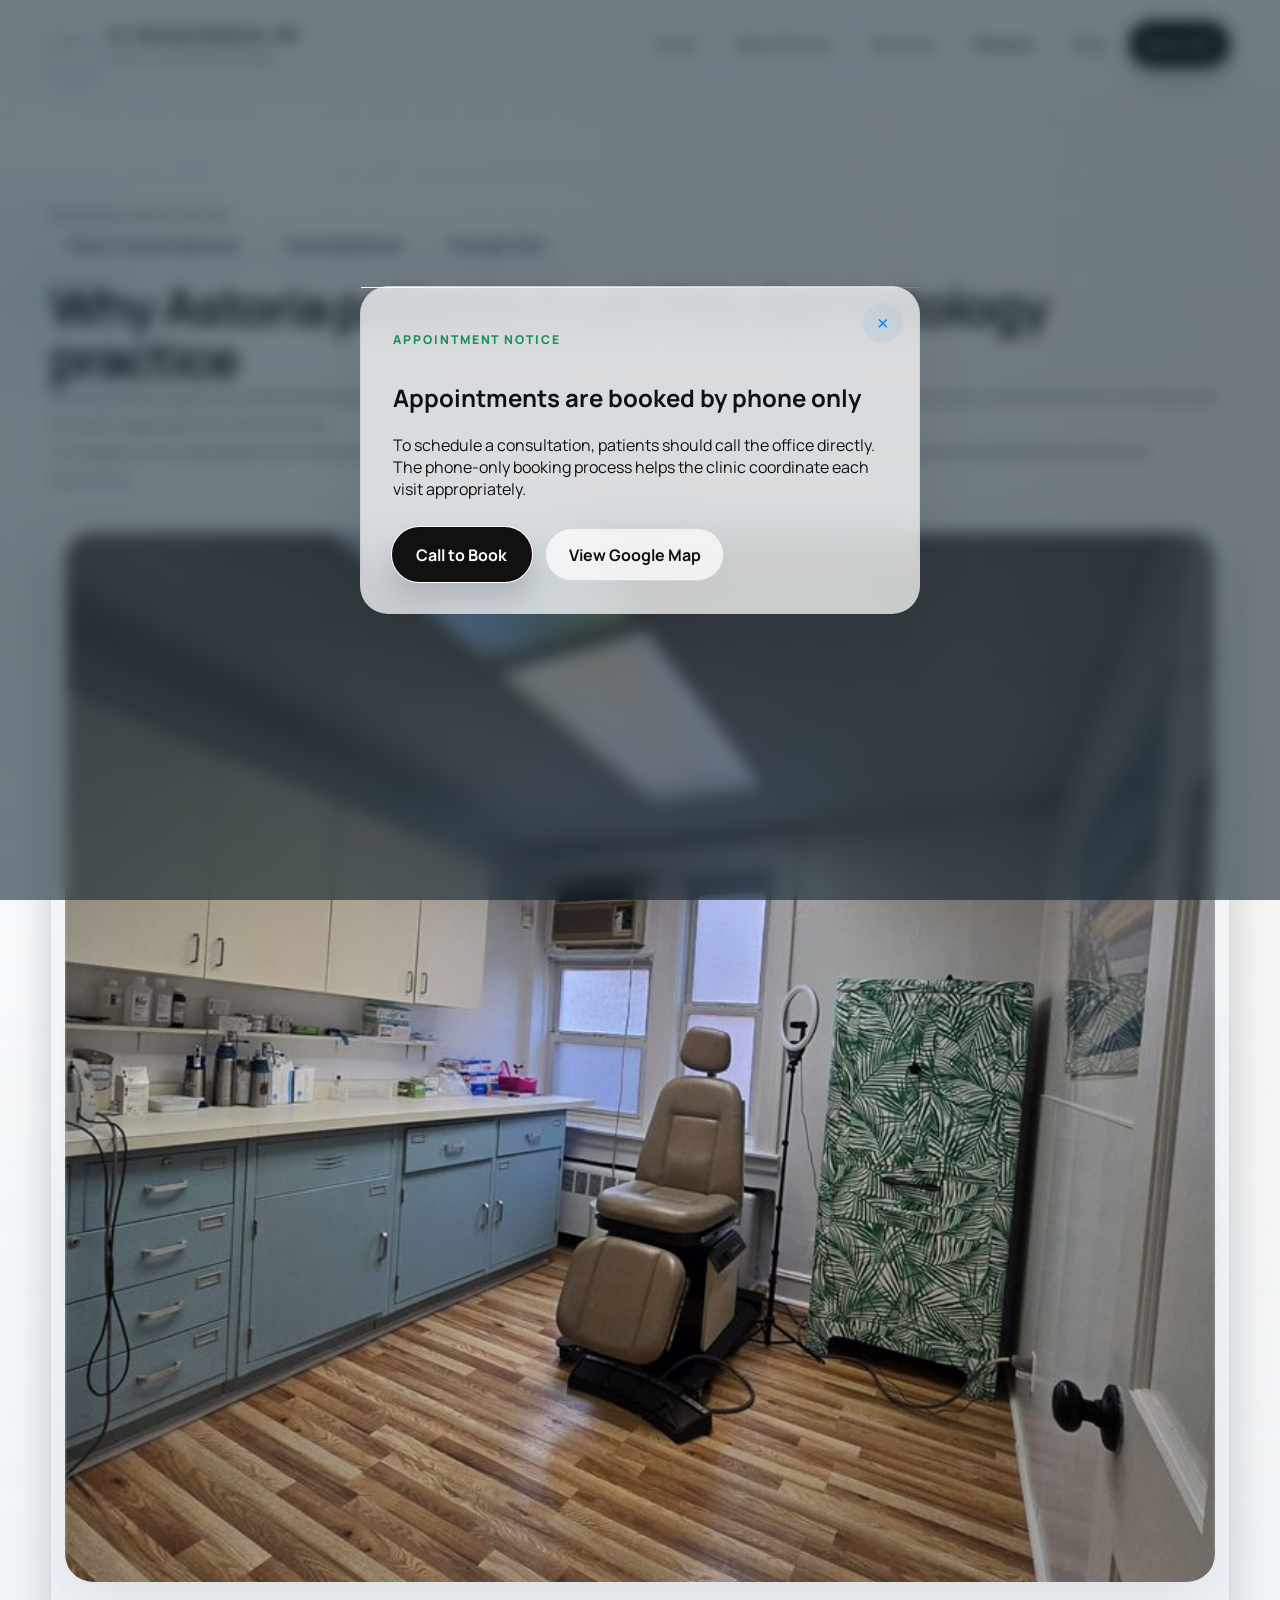
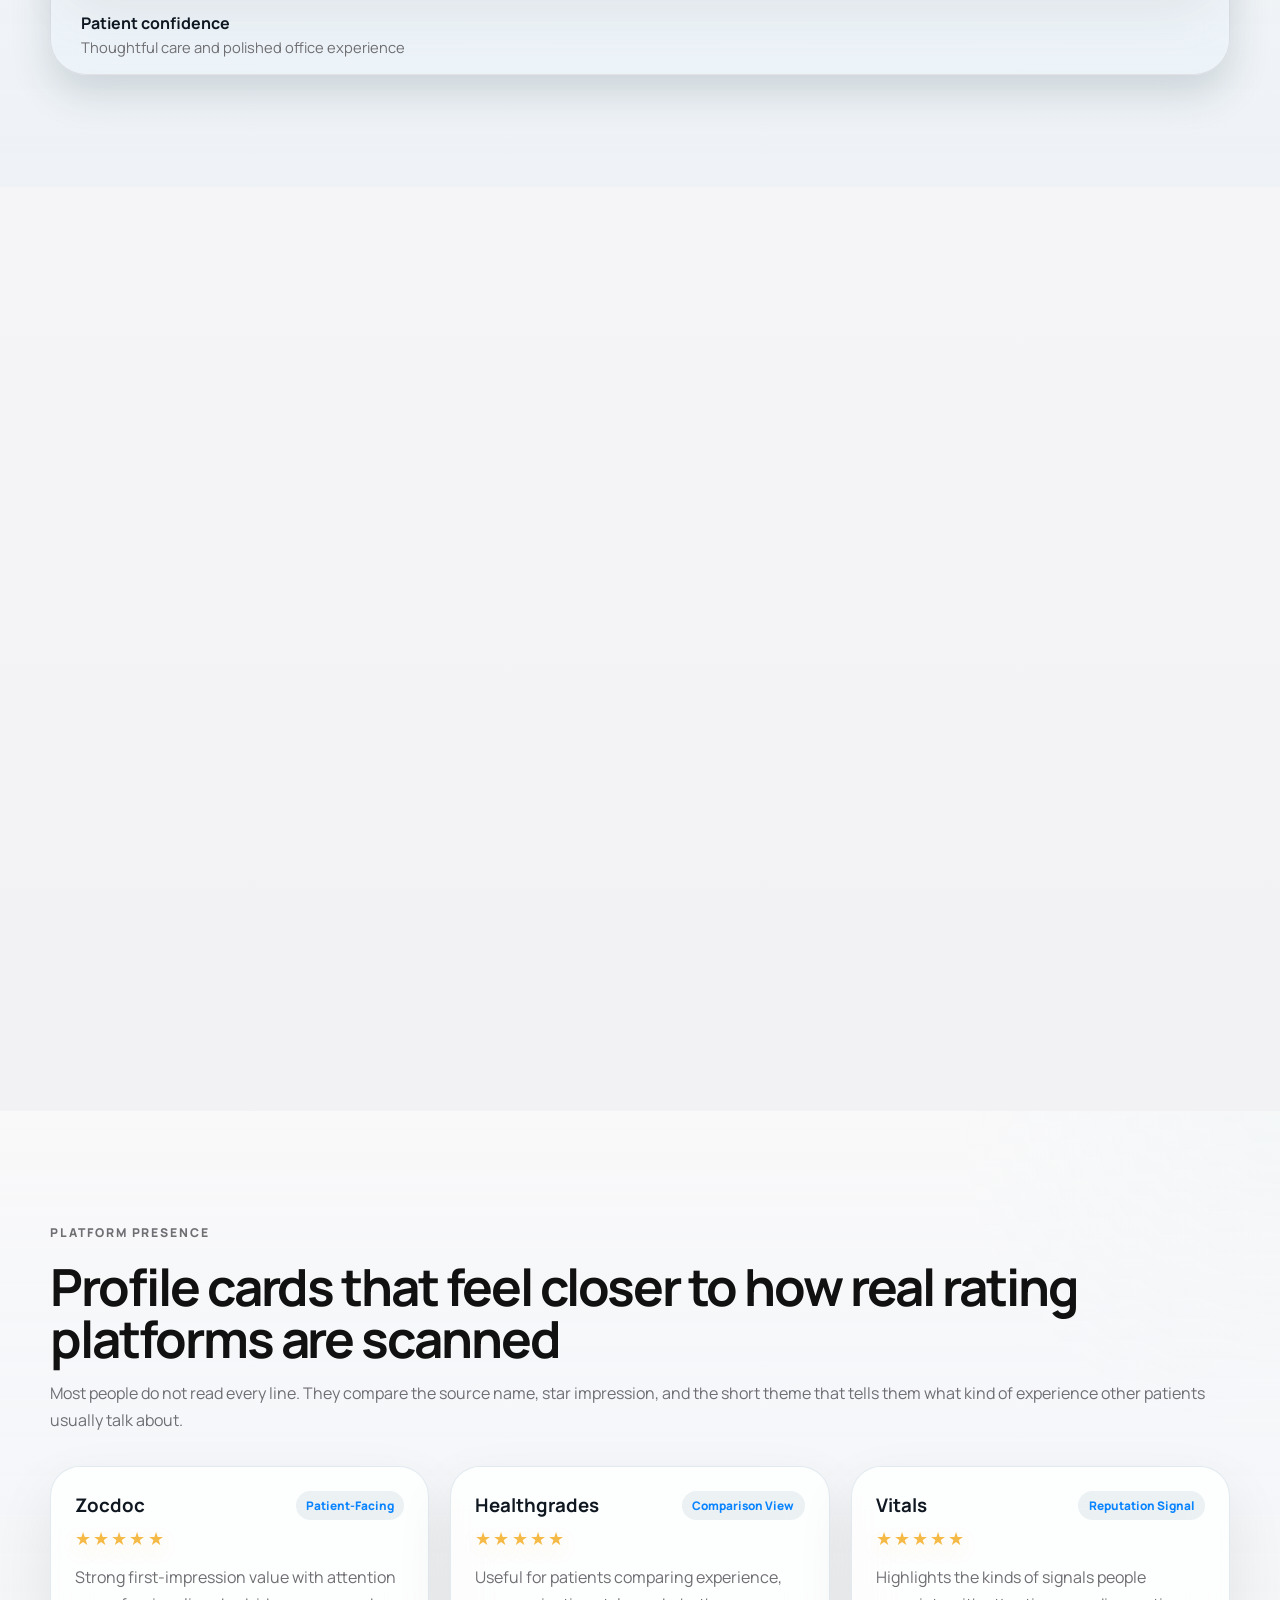
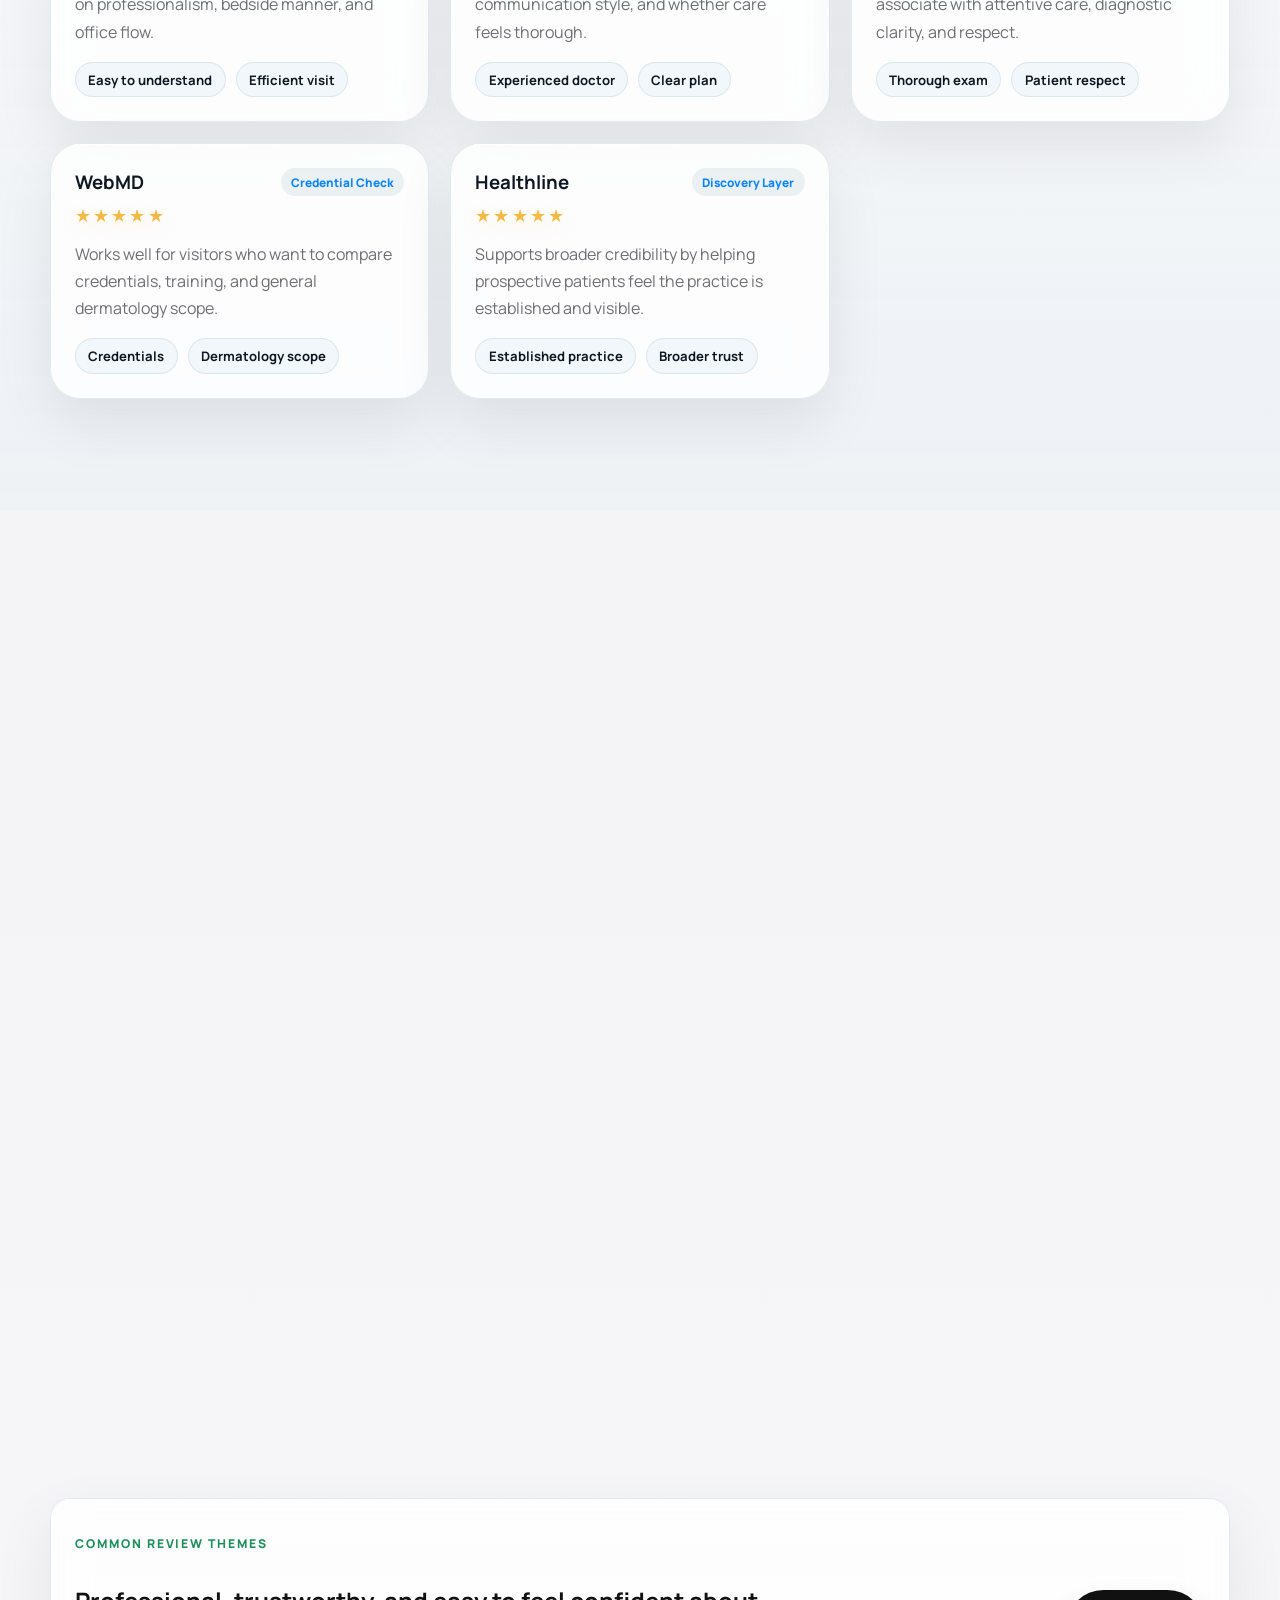
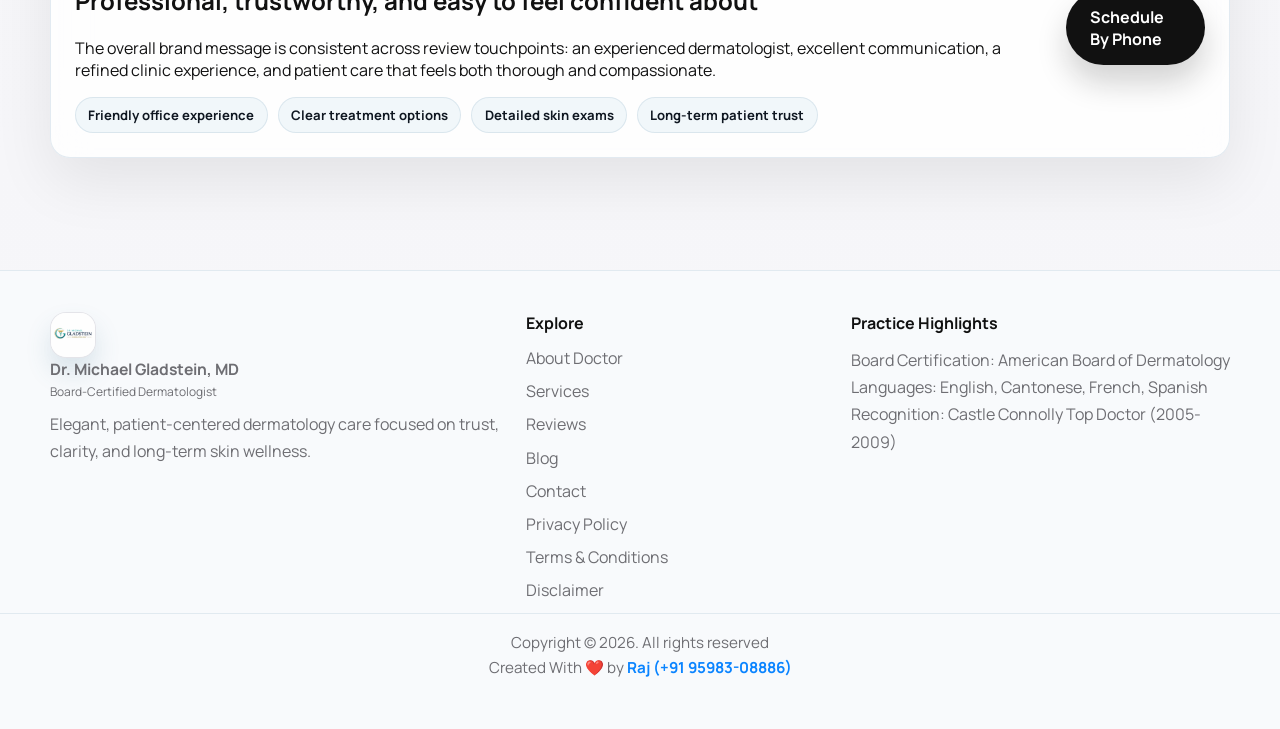
<file: reviews.html>
<!DOCTYPE html>
<html lang="en">
  <head>
    <meta charset="UTF-8" />
    <meta name="viewport" content="width=device-width, initial-scale=1.0" />
    <title>Astoria Dermatologist Reviews | Dr. Michael Gladstein, MD</title>
    <meta
      name="description"
      content="Read dermatologist review highlights for Dr. Michael Gladstein, MD and see why Astoria patients value his communication, professionalism, and clinical experience."
    />
    <meta
      name="keywords"
      content="Astoria dermatologist reviews, best dermatologist in Astoria, Dr. Michael Gladstein reviews, dermatologist Astoria NY"
    />
    <meta name="robots" content="index, follow, max-image-preview:large, max-snippet:-1, max-video-preview:-1" />
    <meta name="author" content="Dr. Michael Gladstein, MD" />
    <meta itemprop="image" content="https://drmichael.online/Images/seo/dr-michael-gladstein-astoria-dermatologist.jpg" />
    <link rel="icon" type="image/jpeg" href="logo.jpeg" />
    <link rel="shortcut icon" href="logo.jpeg" />
    <link rel="apple-touch-icon" href="logo.jpeg" />
    <link rel="canonical" href="https://drmichael.online/reviews.html" />
    <meta property="og:site_name" content="Dr. Michael Gladstein, MD" />
    <meta property="og:type" content="website" />
    <meta property="og:title" content="Astoria Dermatologist Reviews | Dr. Michael Gladstein, MD" />
    <meta
      property="og:description"
      content="A review-focused page showing the trust, clarity, and confidence patients look for in an Astoria dermatologist."
    />
    <meta property="og:url" content="https://drmichael.online/reviews.html" />
    <meta property="og:image" content="https://drmichael.online/Images/seo/dr-michael-gladstein-astoria-dermatologist.jpg" />
    <meta property="og:image:alt" content="Dr. Michael Gladstein, MD" />
    <meta name="twitter:card" content="summary_large_image" />
    <meta name="twitter:image" content="https://drmichael.online/Images/seo/dr-michael-gladstein-astoria-dermatologist.jpg" />
    <meta name="twitter:image:alt" content="Dr. Michael Gladstein, MD" />
    <link rel="preconnect" href="https://fonts.googleapis.com" />
    <link rel="preconnect" href="https://fonts.gstatic.com" crossorigin />
    <link
      href="https://fonts.googleapis.com/css2?family=Manrope:wght@400;500;600;700;800&display=swap"
      rel="stylesheet"
    />
    <link rel="stylesheet" href="styles.css" />
  </head>
  <body data-page="reviews">
    <div class="site-shell">
      <div class="site-popup" id="site-popup" aria-hidden="true" role="dialog" aria-labelledby="popup-title">
        <div class="site-popup-backdrop" data-popup-close></div>
        <div class="site-popup-panel glass-panel">
          <button class="site-popup-close" type="button" aria-label="Close popup" data-popup-close>&times;</button>
          <p class="eyebrow">Appointment Notice</p>
          <h2 id="popup-title">Appointments are booked by phone only</h2>
          <p>
            To schedule a consultation, patients should call the office directly. The phone-only booking process helps
            the clinic coordinate each visit appropriately.
          </p>
          <div class="hero-actions">
            <a class="button button-primary" href="tel:+17187288979">Call to Book</a>
            <a class="button button-secondary" href="https://google.com/maps/place/Michael+Gladstein,+MD/data=!4m2!3m1!1s0x0:0xa035bc349d63019d?sa=X&ved=1t:2428&ictx=111" target="_blank" rel="noreferrer">View Google Map</a>
          </div>
        </div>
      </div>
      <header class="site-header">
        <div class="container nav-wrap">
          <a class="brand" href="index.html" aria-label="Dermatology clinic homepage">
            <img class="brand-mark" src="logo.jpeg" alt="Dr. Michael Gladstein clinic logo" />
            <span>
              <strong>Dr. Michael Gladstein, MD</strong>
              <small>Board-Certified Dermatologist</small>
            </span>
          </a>
          <button class="nav-toggle" type="button" aria-expanded="false" aria-label="Open navigation menu">
            <span></span>
            <span></span>
          </button>
          <nav class="site-nav" aria-label="Primary">
            <a href="index.html">Home</a>
            <a href="about.html">About Doctor</a>
            <a href="services.html">Services</a>
            <a href="reviews.html">Reviews</a>
            <a href="blog.html">Blog</a>
            <a href="contact.html" class="nav-cta">Book Visit</a>
          </nav>
        </div>
      </header>

      <main>
        <section class="page-hero page-hero-iphone">
          <div class="container page-hero-grid iphone-layout">
            <div class="page-hero-copy" data-reveal="up">
              <p class="eyebrow">Reviews &amp; Reputation</p>
              <div class="iphone-chip-row">
                <span class="iphone-chip">Patient-Trusted Experience</span>
                <span class="iphone-chip">Clear Explanations</span>
                <span class="iphone-chip">Thorough Visits</span>
              </div>
              <h1>Why Astoria patients trust this dermatology practice</h1>
              <p>
                A strong review page should feel believable at a glance. Patients usually compare communication,
                professionalism, exam quality, and whether the visit feels calm and well-organized from start to finish.
              </p>
              <p class="map-caption">
                This page summarizes patient priorities and practice highlights. For verified third-party reviews, use
                the Google Maps profile and established healthcare directories.
              </p>
            </div>
            <div class="portrait-panel glass-panel iphone-device" data-reveal="left">
              <div class="iphone-notch"></div>
              <img
                src="Images/seo/dr-michael-gladstein-astoria-office-treatment-room.jpg"
                alt="Treatment room inside Dr. Michael Gladstein's Astoria dermatology office"
                width="788"
                height="1050"
              />
              <div class="iphone-device-bar">
                <strong>Patient confidence</strong>
                <span>Thoughtful care and polished office experience</span>
              </div>
            </div>
          </div>
        </section>

        <section class="section">
          <div class="container">
            <div class="section-heading" data-reveal="up">
              <p class="eyebrow">Trust Snapshot</p>
              <h2>A more natural review-style summary patients can scan quickly</h2>
              <p>
                What makes reviews feel real is not just stars. It is the combination of strong bedside manner,
                attentive exams, clear treatment guidance, and a visit that feels respectful instead of rushed.
              </p>
            </div>
            <div class="review-aggregate-grid">
              <article class="review-aggregate-card glass-panel" data-reveal="up">
                <span class="review-badge">Reputation Snapshot</span>
                <div class="stars stars-large" aria-label="5 star style review summary">&#9733;&#9733;&#9733;&#9733;&#9733;</div>
                <h3>Strong patient-confidence signals across review touchpoints</h3>
                <p>
                  Patients looking for a dermatologist in Astoria usually want confidence that the doctor is
                  experienced, attentive, and easy to understand.
                </p>
                <div class="review-tag-list">
                  <span>Clear explanations</span>
                  <span>Professional office</span>
                  <span>Careful skin exams</span>
                  <span>Unrushed visits</span>
                  <span>Thoughtful follow-up</span>
                </div>
              </article>
              <div class="review-summary-grid">
                <article class="review-stat glass-panel" data-reveal="up">
                  <strong>43+</strong>
                  <span>Years of dermatology experience patients can feel in the visit</span>
                </article>
                <article class="review-stat glass-panel" data-reveal="up">
                  <strong>Calm</strong>
                  <span>A care style that feels organized, respectful, and easier to trust</span>
                </article>
                <article class="review-stat glass-panel" data-reveal="up">
                  <strong>Detailed</strong>
                  <span>Review themes centered on thorough exams and easy-to-follow guidance</span>
                </article>
              </div>
            </div>
          </div>
        </section>

        <section class="section section-soft">
          <div class="container">
            <div class="section-heading" data-reveal="up">
              <p class="eyebrow">Platform Presence</p>
              <h2>Profile cards that feel closer to how real rating platforms are scanned</h2>
              <p>
                Most people do not read every line. They compare the source name, star impression, and the short theme
                that tells them what kind of experience other patients usually talk about.
              </p>
            </div>
            <div class="rating-grid iphone-grid">
              <article class="rating-card glass-panel iphone-card" data-reveal="up">
                <div class="review-source-row">
                  <h3>Zocdoc</h3>
                  <span class="review-source-chip">Patient-Facing</span>
                </div>
                <div class="stars" aria-label="5 star rating">&#9733;&#9733;&#9733;&#9733;&#9733;</div>
                <p>Strong first-impression value with attention on professionalism, bedside manner, and office flow.</p>
                <div class="review-tag-list review-tag-list-compact">
                  <span>Easy to understand</span>
                  <span>Efficient visit</span>
                </div>
              </article>
              <article class="rating-card glass-panel iphone-card" data-reveal="up">
                <div class="review-source-row">
                  <h3>Healthgrades</h3>
                  <span class="review-source-chip">Comparison View</span>
                </div>
                <div class="stars" aria-label="5 star rating">&#9733;&#9733;&#9733;&#9733;&#9733;</div>
                <p>Useful for patients comparing experience, communication style, and whether care feels thorough.</p>
                <div class="review-tag-list review-tag-list-compact">
                  <span>Experienced doctor</span>
                  <span>Clear plan</span>
                </div>
              </article>
              <article class="rating-card glass-panel iphone-card" data-reveal="up">
                <div class="review-source-row">
                  <h3>Vitals</h3>
                  <span class="review-source-chip">Reputation Signal</span>
                </div>
                <div class="stars" aria-label="5 star rating">&#9733;&#9733;&#9733;&#9733;&#9733;</div>
                <p>Highlights the kinds of signals people associate with attentive care, diagnostic clarity, and respect.</p>
                <div class="review-tag-list review-tag-list-compact">
                  <span>Thorough exam</span>
                  <span>Patient respect</span>
                </div>
              </article>
              <article class="rating-card glass-panel iphone-card" data-reveal="up">
                <div class="review-source-row">
                  <h3>WebMD</h3>
                  <span class="review-source-chip">Credential Check</span>
                </div>
                <div class="stars" aria-label="5 star rating">&#9733;&#9733;&#9733;&#9733;&#9733;</div>
                <p>Works well for visitors who want to compare credentials, training, and general dermatology scope.</p>
                <div class="review-tag-list review-tag-list-compact">
                  <span>Credentials</span>
                  <span>Dermatology scope</span>
                </div>
              </article>
              <article class="rating-card glass-panel iphone-card" data-reveal="up">
                <div class="review-source-row">
                  <h3>Healthline</h3>
                  <span class="review-source-chip">Discovery Layer</span>
                </div>
                <div class="stars" aria-label="5 star rating">&#9733;&#9733;&#9733;&#9733;&#9733;</div>
                <p>Supports broader credibility by helping prospective patients feel the practice is established and visible.</p>
                <div class="review-tag-list review-tag-list-compact">
                  <span>Established practice</span>
                  <span>Broader trust</span>
                </div>
              </article>
            </div>
          </div>
        </section>

        <section class="section">
          <div class="container">
            <div class="section-heading" data-reveal="up">
              <p class="eyebrow">Review Highlights</p>
              <h2>What prospective patients want to hear before they book</h2>
              <p>
                The strongest review language is usually simple: patients want to feel respected, well-informed, and
                confident that their dermatologist paid close attention.
              </p>
            </div>
            <div class="testimonial-grid">
              <article class="testimonial-card glass-panel iphone-card" data-reveal="up">
                <span class="review-quote-label">Adult acne consultation</span>
                <div class="stars" aria-label="5 star review">&#9733;&#9733;&#9733;&#9733;&#9733;</div>
                <p>
                  "The office felt elevated and professional, and Dr. Gladstein made a complicated skin issue easy to
                  understand. I never felt rushed."
                </p>
                <strong>Review-style patient feedback</strong>
              </article>
              <article class="testimonial-card glass-panel iphone-card" data-reveal="up">
                <span class="review-quote-label">Preventive skin check</span>
                <div class="stars" aria-label="5 star review">&#9733;&#9733;&#9733;&#9733;&#9733;</div>
                <p>
                  "My appointment was efficient, but still personal. The treatment plan was practical, clear, and very
                  reassuring."
                </p>
                <strong>Review-style patient feedback</strong>
              </article>
              <article class="testimonial-card glass-panel iphone-card" data-reveal="up">
                <span class="review-quote-label">Ongoing follow-up care</span>
                <div class="stars" aria-label="5 star review">&#9733;&#9733;&#9733;&#9733;&#9733;</div>
                <p>
                  "I appreciated the careful exam and the way every recommendation was explained. It felt like genuine,
                  high-level medical care."
                </p>
                <strong>Review-style patient feedback</strong>
              </article>
            </div>
          </div>
        </section>

        <section class="section">
          <div class="container reputation-banner glass-panel" data-reveal="up">
            <div>
              <p class="eyebrow">Common Review Themes</p>
              <h2>Professional, trustworthy, and easy to feel confident about</h2>
              <p>
                The overall brand message is consistent across review touchpoints: an experienced dermatologist,
                excellent communication, a refined clinic experience, and patient care that feels both thorough and
                compassionate.
              </p>
              <div class="review-tag-list review-tag-list-banner">
                <span>Friendly office experience</span>
                <span>Clear treatment options</span>
                <span>Detailed skin exams</span>
                <span>Long-term patient trust</span>
              </div>
            </div>
            <a class="button button-primary" href="tel:+17187288979">Schedule By Phone</a>
          </div>
        </section>
      </main>

      <footer class="site-footer">
        <div class="container footer-grid">
          <div>
            <a class="brand brand-footer" href="index.html">
              <img class="brand-mark" src="logo.jpeg" alt="Dr. Michael Gladstein clinic logo" />
              <span>
                <strong>Dr. Michael Gladstein, MD</strong>
                <small>Board-Certified Dermatologist</small>
              </span>
            </a>
            <p>Elegant, patient-centered dermatology care focused on trust, clarity, and long-term skin wellness.</p>
          </div>
          <div>
            <h3>Explore</h3>
            <a href="about.html">About Doctor</a>
            <a href="services.html">Services</a>
            <a href="reviews.html">Reviews</a>
            <a href="blog.html">Blog</a>
            <a href="contact.html">Contact</a>
            <a href="privacy-policy.html">Privacy Policy</a>
            <a href="terms-and-conditions.html">Terms &amp; Conditions</a>
            <a href="medical-disclaimer.html">Disclaimer</a>
          </div>
          <div>
            <h3>Practice Highlights</h3>
            <p>Board Certification: American Board of Dermatology</p>
            <p>Languages: English, Cantonese, French, Spanish</p>
            <p>Recognition: Castle Connolly Top Doctor (2005-2009)</p>
          </div>
        </div>
        <p class="footer-copy">Copyright © 2026. All rights reserved <br /> Created With ❤️ by <a href="https://wa.me/919598308886" target="_blank" rel="noreferrer">Raj (+91 95983-08886)</a></p>
      </footer>
    </div>

    <script src="script.js"></script>
  </body>
</html>
</file>
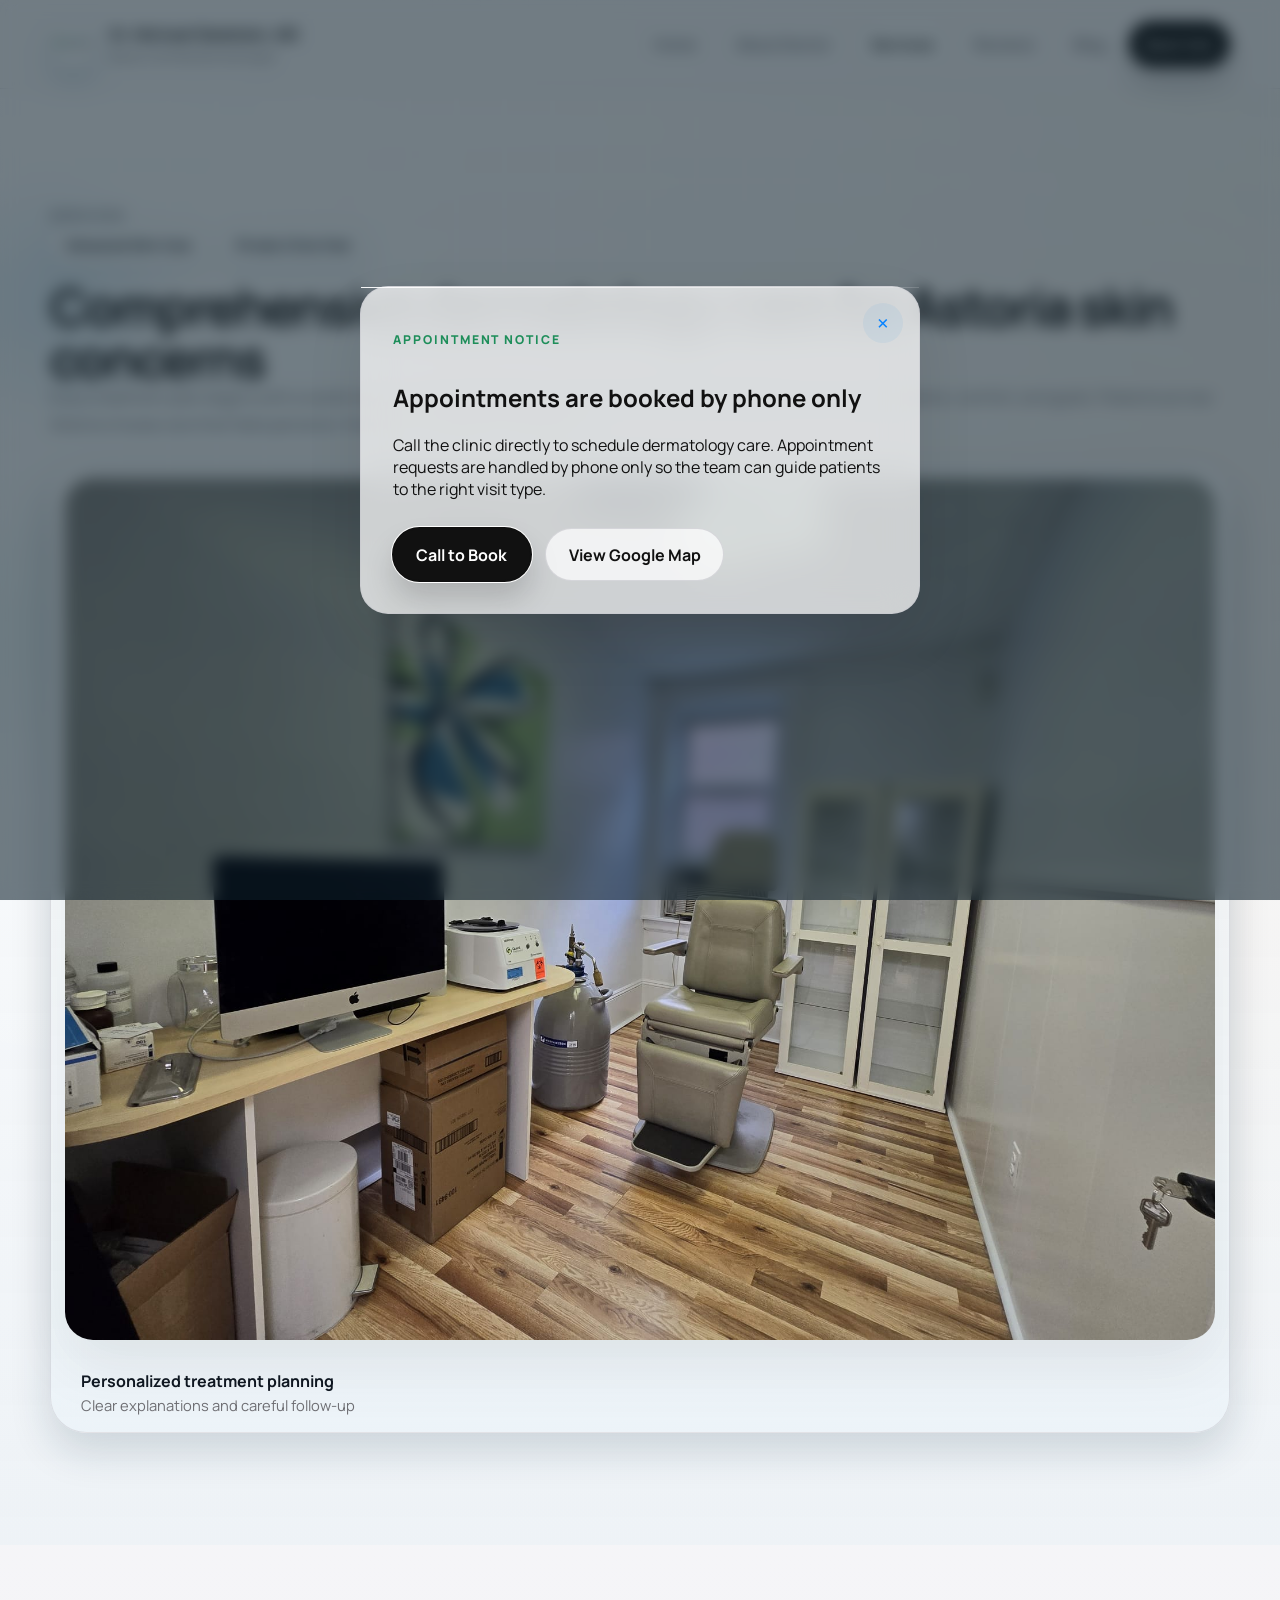
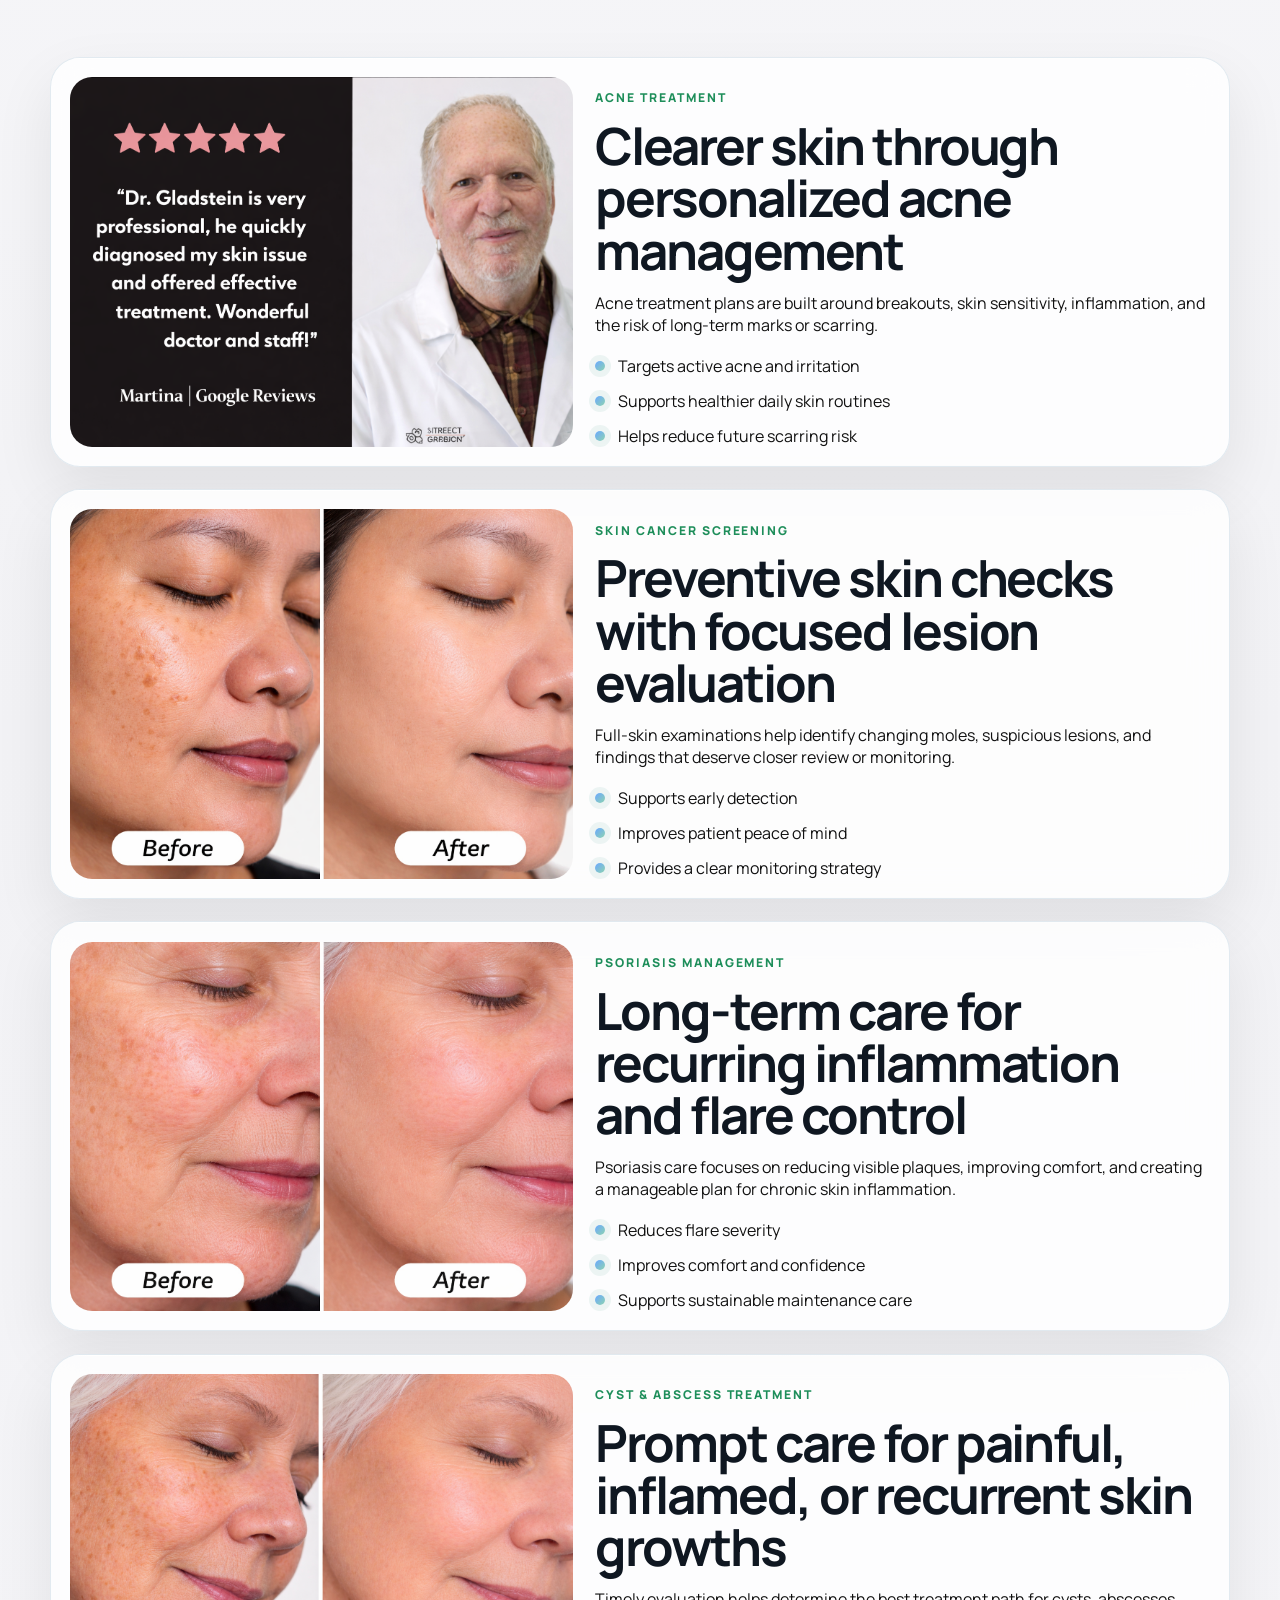
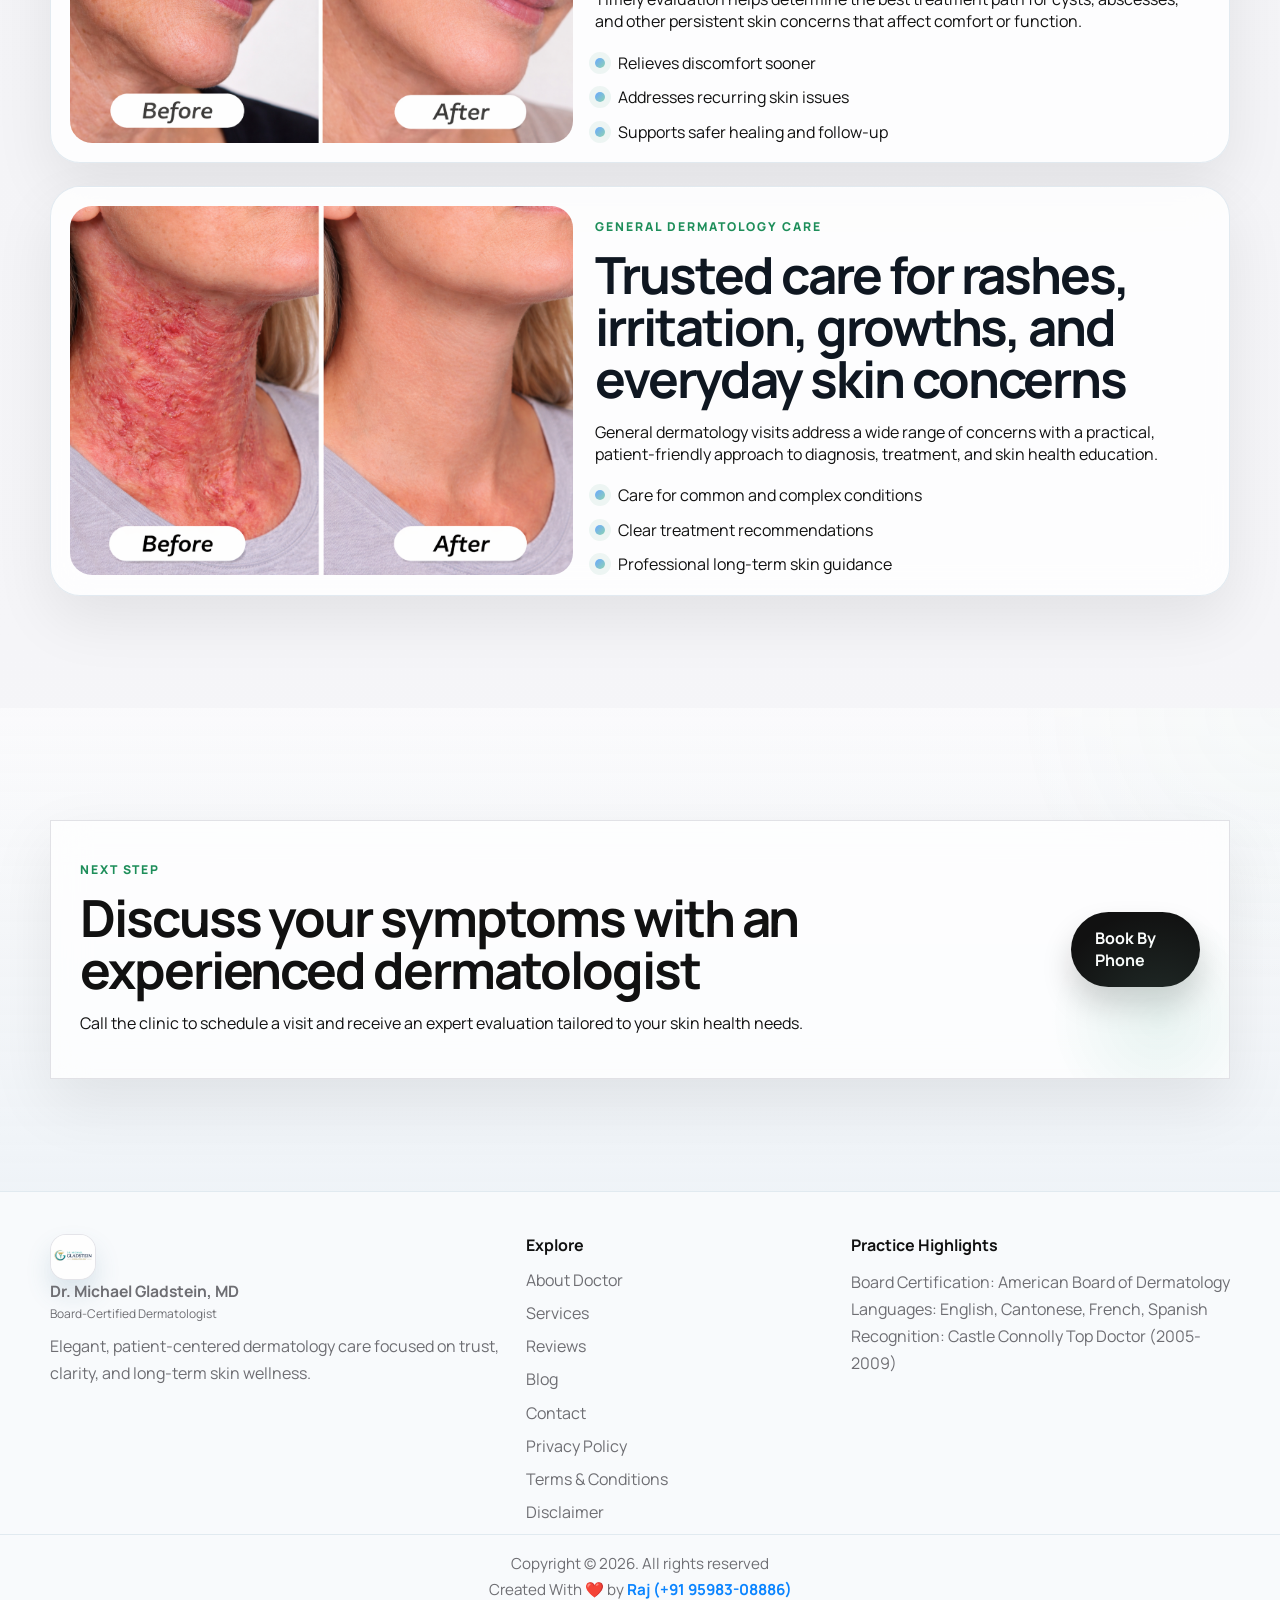
<file: services.html>
<!DOCTYPE html>
<html lang="en">
  <head>
    <meta charset="UTF-8" />
    <meta name="viewport" content="width=device-width, initial-scale=1.0" />
    <title>Dermatology Services in Astoria | Dr. Michael Gladstein, MD</title>
    <meta
      name="description"
      content="Explore dermatology services in Astoria including acne treatment, skin cancer screening, psoriasis management, cyst treatment, and general skin care."
    />
    <meta
      name="keywords"
      content="Astoria dermatologist services, best dermatologist in Astoria, acne treatment Astoria, skin cancer screening Astoria"
    />
    <meta name="robots" content="index, follow, max-image-preview:large, max-snippet:-1, max-video-preview:-1" />
    <meta name="author" content="Dr. Michael Gladstein, MD" />
    <meta itemprop="image" content="https://drmichael.online/Images/seo/dr-michael-gladstein-astoria-dermatologist.jpg" />
    <link rel="icon" type="image/jpeg" href="logo.jpeg" />
    <link rel="shortcut icon" href="logo.jpeg" />
    <link rel="apple-touch-icon" href="logo.jpeg" />
    <link rel="canonical" href="https://drmichael.online/services.html" />
    <meta property="og:site_name" content="Dr. Michael Gladstein, MD" />
    <meta property="og:type" content="website" />
    <meta property="og:title" content="Dermatology Services in Astoria | Dr. Michael Gladstein, MD" />
    <meta
      property="og:description"
      content="Board-certified dermatology services for Astoria patients, including acne care, skin checks, psoriasis care, and treatment for common skin concerns."
    />
    <meta property="og:url" content="https://drmichael.online/services.html" />
    <meta property="og:image" content="https://drmichael.online/Images/seo/dr-michael-gladstein-astoria-dermatologist.jpg" />
    <meta property="og:image:alt" content="Dr. Michael Gladstein, MD" />
    <meta name="twitter:card" content="summary_large_image" />
    <meta name="twitter:image" content="https://drmichael.online/Images/seo/dr-michael-gladstein-astoria-dermatologist.jpg" />
    <meta name="twitter:image:alt" content="Dr. Michael Gladstein, MD" />
    <link rel="preconnect" href="https://fonts.googleapis.com" />
    <link rel="preconnect" href="https://fonts.gstatic.com" crossorigin />
    <link
      href="https://fonts.googleapis.com/css2?family=Manrope:wght@400;500;600;700;800&display=swap"
      rel="stylesheet"
    />
    <link rel="stylesheet" href="styles.css" />
  </head>
  <body data-page="services">
    <div class="site-shell">
      <div class="site-popup" id="site-popup" aria-hidden="true" role="dialog" aria-labelledby="popup-title">
        <div class="site-popup-backdrop" data-popup-close></div>
        <div class="site-popup-panel glass-panel">
          <button class="site-popup-close" type="button" aria-label="Close popup" data-popup-close>&times;</button>
          <p class="eyebrow">Appointment Notice</p>
          <h2 id="popup-title">Appointments are booked by phone only</h2>
          <p>
            Call the clinic directly to schedule dermatology care. Appointment requests are handled by phone only so the
            team can guide patients to the right visit type.
          </p>
          <div class="hero-actions">
            <a class="button button-primary" href="tel:+17187288979">Call to Book</a>
            <a class="button button-secondary" href="https://google.com/maps/place/Michael+Gladstein,+MD/data=!4m2!3m1!1s0x0:0xa035bc349d63019d?sa=X&ved=1t:2428&ictx=111" target="_blank" rel="noreferrer">View Google Map</a>
          </div>
        </div>
      </div>
      <header class="site-header">
        <div class="container nav-wrap">
          <a class="brand" href="index.html" aria-label="Dermatology clinic homepage">
            <img class="brand-mark" src="logo.jpeg" alt="Dr. Michael Gladstein clinic logo" />
            <span>
              <strong>Dr. Michael Gladstein, MD</strong>
              <small>Board-Certified Dermatologist</small>
            </span>
          </a>
          <button class="nav-toggle" type="button" aria-expanded="false" aria-label="Open navigation menu">
            <span></span>
            <span></span>
          </button>
          <nav class="site-nav" aria-label="Primary">
            <a href="index.html">Home</a>
            <a href="about.html">About Doctor</a>
            <a href="services.html">Services</a>
            <a href="reviews.html">Reviews</a>
            <a href="blog.html">Blog</a>
            <a href="contact.html" class="nav-cta">Book Visit</a>
          </nav>
        </div>
      </header>

      <main>
        <section class="page-hero page-hero-iphone">
          <div class="container page-hero-grid iphone-layout">
            <div class="page-hero-copy" data-reveal="up">
              <p class="eyebrow">Services</p>
              <div class="iphone-chip-row">
                <span class="iphone-chip">Advanced Skin Care</span>
                <span class="iphone-chip">Private Clinic Feel</span>
              </div>
              <h1>Comprehensive dermatology care for Astoria skin concerns</h1>
              <p>
                Every treatment plan begins with a careful exam, a clear explanation, and recommendations shaped around
                your symptoms, comfort, and goals. Patients across Astoria choose care that feels personal, thorough,
                and easy to understand.
              </p>
            </div>
            <div class="portrait-panel glass-panel iphone-device" data-reveal="left">
              <div class="iphone-notch"></div>
              <img
                src="Images/gallery/WhatsApp Image 2026-03-05 at 1.51.10 AM.jpeg"
                alt="Dermatology clinic consultation scene"
              />
              <div class="iphone-device-bar">
                <strong>Personalized treatment planning</strong>
                <span>Clear explanations and careful follow-up</span>
              </div>
            </div>
          </div>
        </section>

        <section class="section">
          <div class="container services-stack">
            <article class="service-detail glass-panel iphone-card" data-reveal="up">
              <img
                src="Images/gallery/ChatGPT Image Mar 15, 2026, 05_30_00 PM.png"
                alt="Acne treatment skincare visual"
              />
              <div>
                <p class="eyebrow">Acne Treatment</p>
                <h2>Clearer skin through personalized acne management</h2>
                <p>
                  Acne treatment plans are built around breakouts, skin sensitivity, inflammation, and the risk of
                  long-term marks or scarring.
                </p>
                <div class="benefit-list">
                  <span>Targets active acne and irritation</span>
                  <span>Supports healthier daily skin routines</span>
                  <span>Helps reduce future scarring risk</span>
                </div>
              </div>
            </article>

            <article class="service-detail glass-panel iphone-card" data-reveal="up">
              <img
                src="Images/gallery/ChatGPT Image Mar 15, 2026, 06_04_50 PM.png"
                alt="Skin cancer screening examination"
              />
              <div>
                <p class="eyebrow">Skin Cancer Screening</p>
                <h2>Preventive skin checks with focused lesion evaluation</h2>
                <p>
                  Full-skin examinations help identify changing moles, suspicious lesions, and findings that deserve
                  closer review or monitoring.
                </p>
                <div class="benefit-list">
                  <span>Supports early detection</span>
                  <span>Improves patient peace of mind</span>
                  <span>Provides a clear monitoring strategy</span>
                </div>
              </div>
            </article>

            <article class="service-detail glass-panel iphone-card" data-reveal="up">
              <img
                src="Images/gallery/ChatGPT Image Mar 15, 2026, 06_06_11 PM.png"
                alt="Healthy skin close-up for psoriasis management"
              />
              <div>
                <p class="eyebrow">Psoriasis Management</p>
                <h2>Long-term care for recurring inflammation and flare control</h2>
                <p>
                  Psoriasis care focuses on reducing visible plaques, improving comfort, and creating a manageable plan
                  for chronic skin inflammation.
                </p>
                <div class="benefit-list">
                  <span>Reduces flare severity</span>
                  <span>Improves comfort and confidence</span>
                  <span>Supports sustainable maintenance care</span>
                </div>
              </div>
            </article>

            <article class="service-detail glass-panel iphone-card" data-reveal="up">
              <img
                src="Images/gallery/ChatGPT Image Mar 15, 2026, 06_11_05 PM.png"
                alt="Medical treatment room for cyst and abscess treatment"
              />
              <div>
                <p class="eyebrow">Cyst &amp; Abscess Treatment</p>
                <h2>Prompt care for painful, inflamed, or recurrent skin growths</h2>
                <p>
                  Timely evaluation helps determine the best treatment path for cysts, abscesses, and other persistent
                  skin concerns that affect comfort or function.
                </p>
                <div class="benefit-list">
                  <span>Relieves discomfort sooner</span>
                  <span>Addresses recurring skin issues</span>
                  <span>Supports safer healing and follow-up</span>
                </div>
              </div>
            </article>

            <article class="service-detail glass-panel iphone-card" data-reveal="up">
              <img
                src="Images/gallery/ChatGPT Image Mar 15, 2026, 06_15_26 PM.png"
                alt="General dermatology consultation"
              />
              <div>
                <p class="eyebrow">General Dermatology Care</p>
                <h2>Trusted care for rashes, irritation, growths, and everyday skin concerns</h2>
                <p>
                  General dermatology visits address a wide range of concerns with a practical, patient-friendly
                  approach to diagnosis, treatment, and skin health education.
                </p>
                <div class="benefit-list">
                  <span>Care for common and complex conditions</span>
                  <span>Clear treatment recommendations</span>
                  <span>Professional long-term skin guidance</span>
                </div>
              </div>
            </article>
          </div>
        </section>

        <section class="section cta-section">
          <div class="container">
            <div class="cta-card glass-panel" data-reveal="up">
              <div>
                <p class="eyebrow">Next Step</p>
                <h2>Discuss your symptoms with an experienced dermatologist</h2>
                <p>Call the clinic to schedule a visit and receive an expert evaluation tailored to your skin health needs.</p>
              </div>
              <a class="button button-primary" href="tel:+17187288979">Book By Phone</a>
            </div>
          </div>
        </section>
      </main>

      <footer class="site-footer">
        <div class="container footer-grid">
          <div>
            <a class="brand brand-footer" href="index.html">
              <img class="brand-mark" src="logo.jpeg" alt="Dr. Michael Gladstein clinic logo" />
              <span>
                <strong>Dr. Michael Gladstein, MD</strong>
                <small>Board-Certified Dermatologist</small>
              </span>
            </a>
            <p>Elegant, patient-centered dermatology care focused on trust, clarity, and long-term skin wellness.</p>
          </div>
          <div>
            <h3>Explore</h3>
            <a href="about.html">About Doctor</a>
            <a href="services.html">Services</a>
            <a href="reviews.html">Reviews</a>
            <a href="blog.html">Blog</a>
            <a href="contact.html">Contact</a>
            <a href="privacy-policy.html">Privacy Policy</a>
            <a href="terms-and-conditions.html">Terms &amp; Conditions</a>
            <a href="medical-disclaimer.html">Disclaimer</a>
          </div>
          <div>
            <h3>Practice Highlights</h3>
            <p>Board Certification: American Board of Dermatology</p>
            <p>Languages: English, Cantonese, French, Spanish</p>
            <p>Recognition: Castle Connolly Top Doctor (2005-2009)</p>
          </div>
        </div>
        <p class="footer-copy">Copyright © 2026. All rights reserved <br /> Created With ❤️ by <a href="https://wa.me/919598308886" target="_blank" rel="noreferrer">Raj (+91 95983-08886)</a></p>
      </footer>
    </div>

    <script src="script.js"></script>
  </body>
</html>
</file>
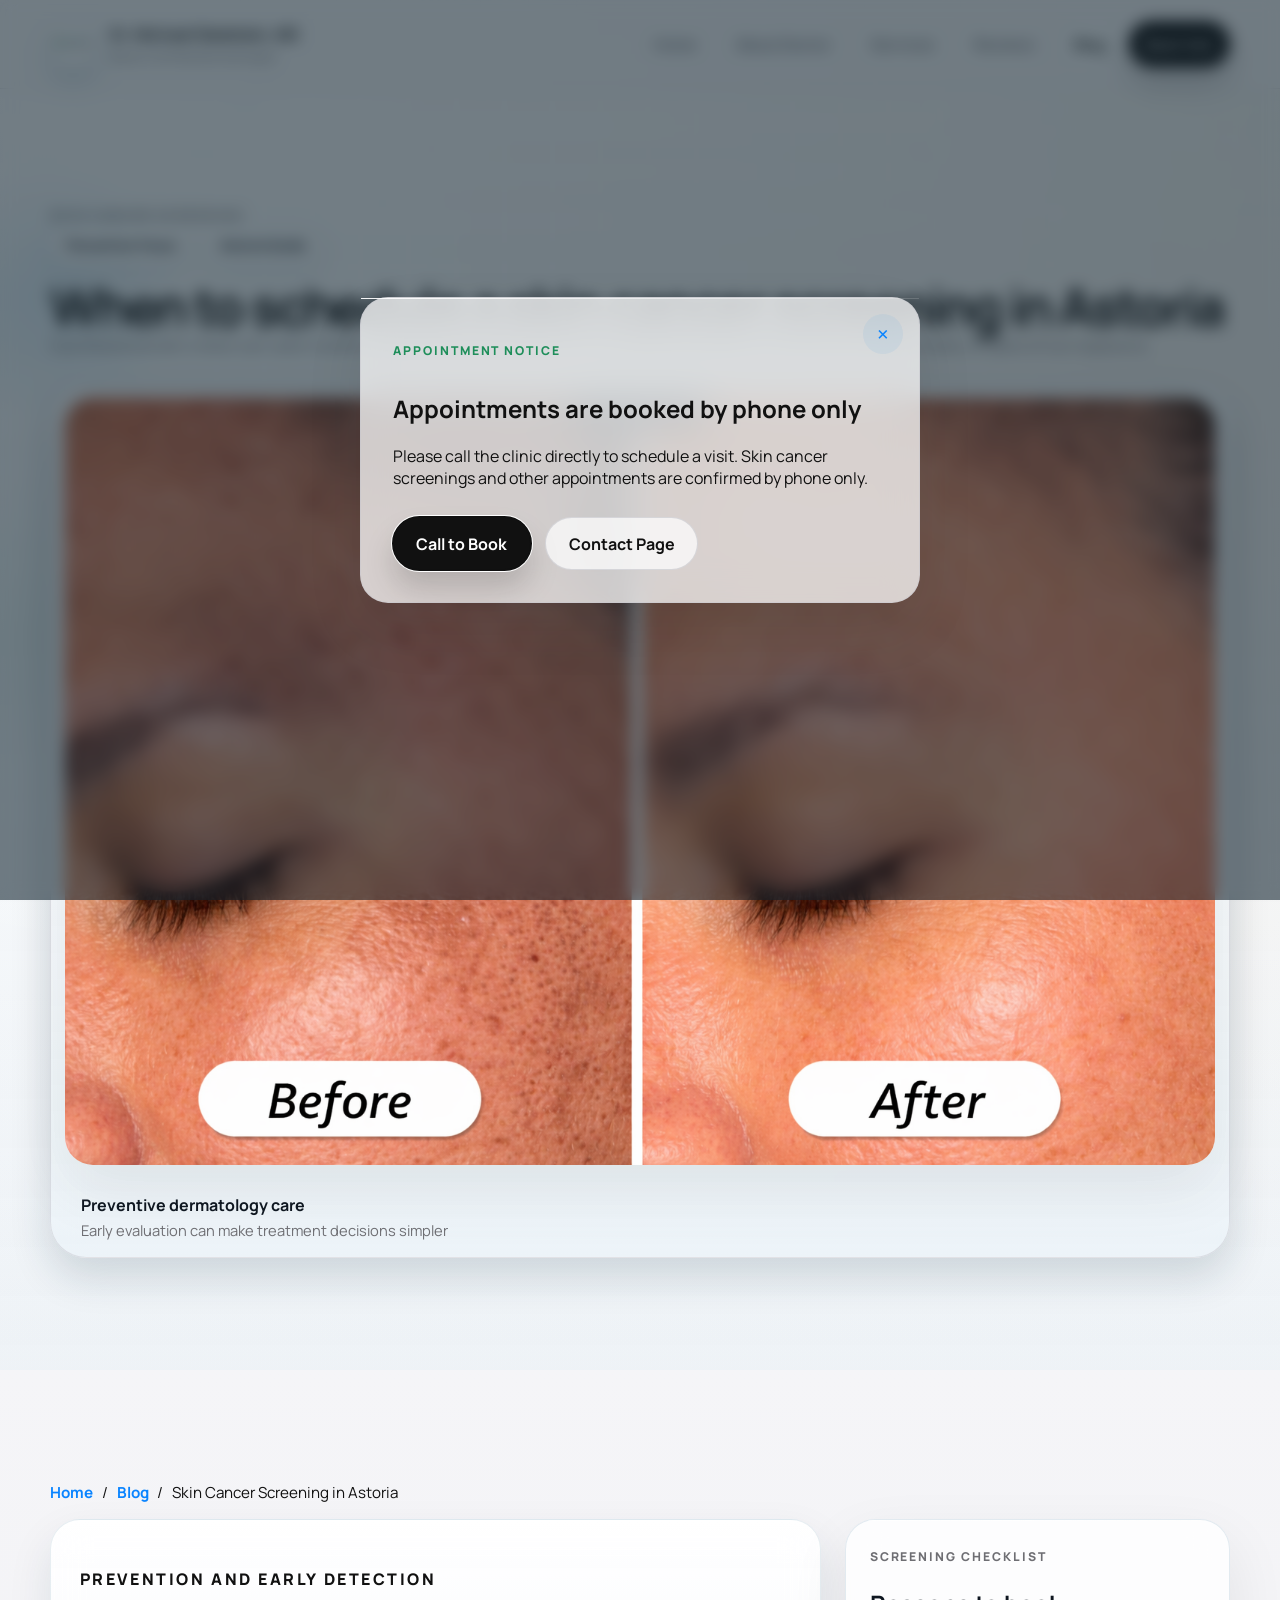
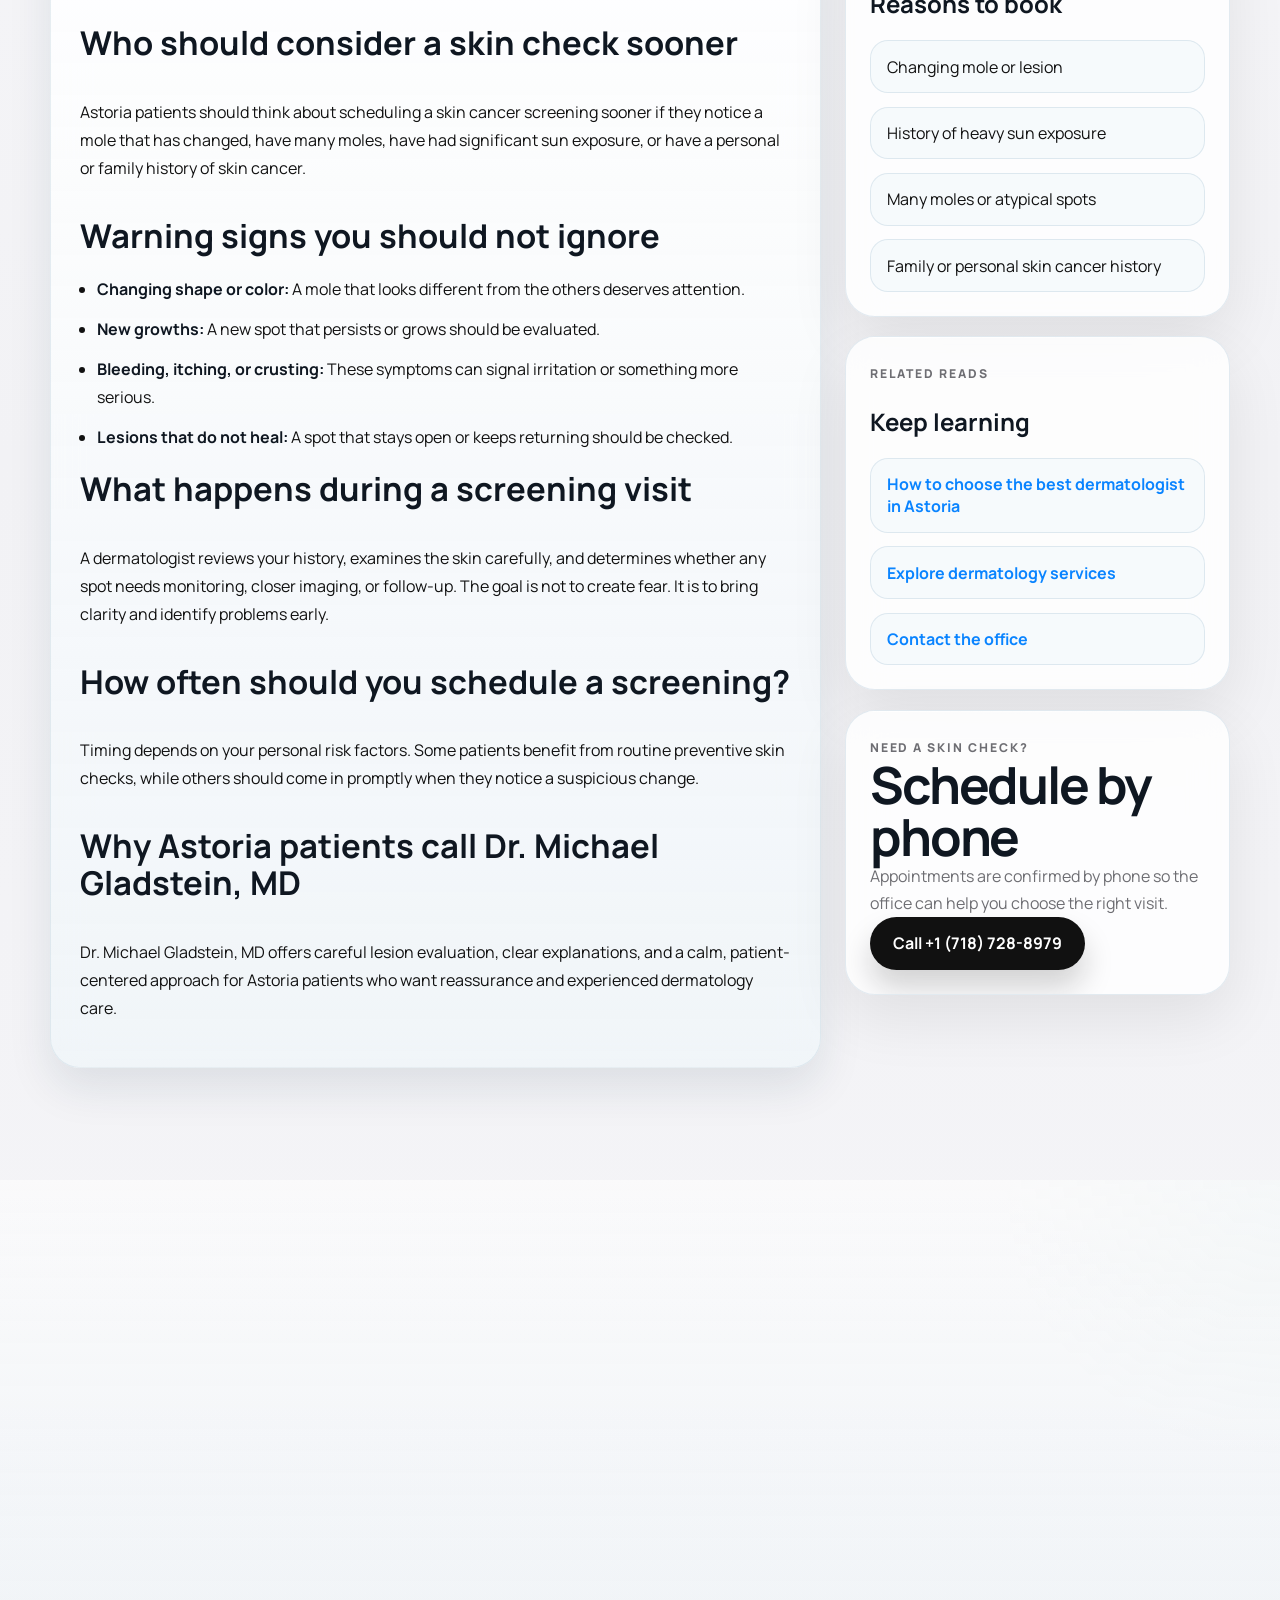
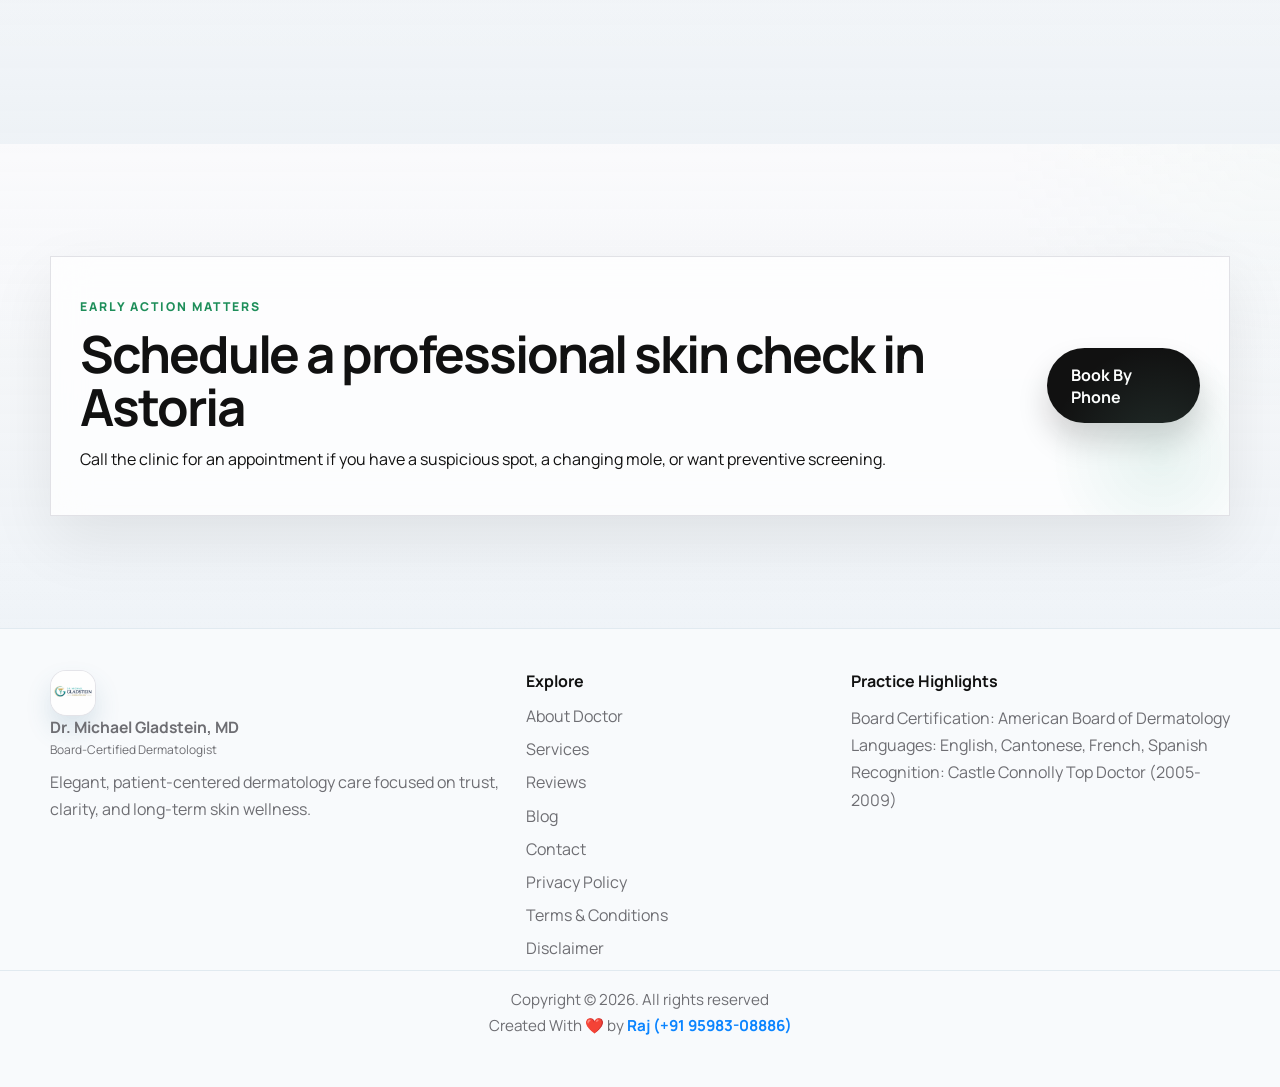
<file: skin-cancer-screening-astoria.html>
<!DOCTYPE html>
<html lang="en">
  <head>
    <meta charset="UTF-8" />
    <meta name="viewport" content="width=device-width, initial-scale=1.0" />
    <title>When to Schedule a Skin Cancer Screening in Astoria | Dr. Michael Gladstein, MD</title>
    <meta
      name="description"
      content="Learn when to schedule a skin cancer screening in Astoria, what warning signs matter, and what happens during a full-skin dermatology exam."
    />
    <meta
      name="keywords"
      content="skin cancer screening Astoria, dermatologist Astoria skin check, mole check Astoria, best dermatologist in Astoria"
    />
    <meta name="robots" content="index, follow, max-image-preview:large, max-snippet:-1, max-video-preview:-1" />
    <meta name="author" content="Dr. Michael Gladstein, MD" />
    <meta itemprop="image" content="https://drmichael.online/Images/seo/dr-michael-gladstein-astoria-dermatologist.jpg" />
    <link rel="icon" type="image/jpeg" href="logo.jpeg" />
    <link rel="shortcut icon" href="logo.jpeg" />
    <link rel="apple-touch-icon" href="logo.jpeg" />
    <link rel="canonical" href="https://drmichael.online/skin-cancer-screening-astoria.html" />
    <meta property="og:site_name" content="Dr. Michael Gladstein, MD" />
    <meta property="og:type" content="article" />
    <meta property="og:title" content="When to Schedule a Skin Cancer Screening in Astoria" />
    <meta
      property="og:description"
      content="A practical guide to timing, warning signs, and prevention-focused skin checks for Astoria patients."
    />
    <meta property="og:url" content="https://drmichael.online/skin-cancer-screening-astoria.html" />
    <meta property="og:image" content="https://drmichael.online/Images/seo/dr-michael-gladstein-astoria-dermatologist.jpg" />
    <meta property="og:image:alt" content="Dr. Michael Gladstein, MD" />
    <meta name="twitter:card" content="summary_large_image" />
    <meta name="twitter:title" content="When to Schedule a Skin Cancer Screening in Astoria" />
    <meta
      name="twitter:description"
      content="Know when a professional skin check should move higher on your priority list."
    />
    <meta name="twitter:image" content="https://drmichael.online/Images/seo/dr-michael-gladstein-astoria-dermatologist.jpg" />
    <meta name="twitter:image:alt" content="Dr. Michael Gladstein, MD" />
    <script type="application/ld+json">
      {
        "@context": "https://schema.org",
        "@type": "BlogPosting",
        "headline": "When to Schedule a Skin Cancer Screening in Astoria",
        "description": "A patient-friendly guide to skin cancer screening timing and warning signs.",
        "mainEntityOfPage": "https://drmichael.online/skin-cancer-screening-astoria.html",
        "datePublished": "2026-03-23",
        "dateModified": "2026-03-23",
        "author": {
          "@type": "Person",
          "name": "Dr. Michael Gladstein, MD"
        },
        "publisher": {
          "@type": "Physician",
          "name": "Dr. Michael Gladstein, MD"
        },
        "image": "https://drmichael.online/Images/seo/dr-michael-gladstein-astoria-office-exam-room.jpg"
      }
    </script>
    <link rel="preconnect" href="https://fonts.googleapis.com" />
    <link rel="preconnect" href="https://fonts.gstatic.com" crossorigin />
    <link
      href="https://fonts.googleapis.com/css2?family=Manrope:wght@400;500;600;700;800&display=swap"
      rel="stylesheet"
    />
    <link rel="stylesheet" href="styles.css" />
  </head>
  <body data-page="blog">
    <div class="site-shell">
      <div class="site-popup" id="site-popup" aria-hidden="true" role="dialog" aria-labelledby="popup-title">
        <div class="site-popup-backdrop" data-popup-close></div>
        <div class="site-popup-panel glass-panel">
          <button class="site-popup-close" type="button" aria-label="Close popup" data-popup-close>&times;</button>
          <p class="eyebrow">Appointment Notice</p>
          <h2 id="popup-title">Appointments are booked by phone only</h2>
          <p>
            Please call the clinic directly to schedule a visit. Skin cancer screenings and other appointments are
            confirmed by phone only.
          </p>
          <div class="hero-actions">
            <a class="button button-primary" href="tel:+17187288979">Call to Book</a>
            <a class="button button-secondary" href="contact.html">Contact Page</a>
          </div>
        </div>
      </div>

      <header class="site-header">
        <div class="container nav-wrap">
          <a class="brand" href="index.html" aria-label="Dermatology clinic homepage">
            <img class="brand-mark" src="logo.jpeg" alt="Dr. Michael Gladstein clinic logo" />
            <span>
              <strong>Dr. Michael Gladstein, MD</strong>
              <small>Board-Certified Dermatologist</small>
            </span>
          </a>
          <button class="nav-toggle" type="button" aria-expanded="false" aria-label="Open navigation menu">
            <span></span>
            <span></span>
          </button>
          <nav class="site-nav" aria-label="Primary">
            <a href="index.html">Home</a>
            <a href="about.html">About Doctor</a>
            <a href="services.html">Services</a>
            <a href="reviews.html">Reviews</a>
            <a href="blog.html">Blog</a>
            <a href="contact.html" class="nav-cta">Book Visit</a>
          </nav>
        </div>
      </header>

      <main>
        <section class="page-hero page-hero-iphone">
          <div class="container page-hero-grid iphone-layout">
            <div class="page-hero-copy" data-reveal="up">
              <p class="eyebrow">Skin Cancer Screening</p>
              <div class="iphone-chip-row">
                <span class="iphone-chip">Prevention Focus</span>
                <span class="iphone-chip">Astoria Guide</span>
              </div>
              <h1>When to schedule a skin cancer screening in Astoria</h1>
              <p>
                A professional skin check can catch subtle changes early, especially if you have a personal history of
                skin cancer, many moles, or years of sun exposure.
              </p>
            </div>
            <div class="portrait-panel glass-panel iphone-device" data-reveal="left">
              <div class="iphone-notch"></div>
              <img
                src="Images/gallery/ChatGPT Image Mar 15, 2026, 06_28_44 PM.png"
                alt="Dermatology screening consultation"
              />
              <div class="iphone-device-bar">
                <strong>Preventive dermatology care</strong>
                <span>Early evaluation can make treatment decisions simpler</span>
              </div>
            </div>
          </div>
        </section>

        <section class="section">
          <div class="container">
            <nav class="breadcrumb-trail" aria-label="Breadcrumb">
              <a href="index.html">Home</a>
              <span>/</span>
              <a href="blog.html">Blog</a>
              <span>/</span>
              <span>Skin Cancer Screening in Astoria</span>
            </nav>

            <div class="article-layout">
              <article class="article-body glass-panel iphone-card" data-reveal="up">
                <p class="eyebrow">Prevention and Early Detection</p>
                <h2>Who should consider a skin check sooner</h2>
                <p>
                  Astoria patients should think about scheduling a skin cancer screening sooner if they notice a mole
                  that has changed, have many moles, have had significant sun exposure, or have a personal or family
                  history of skin cancer.
                </p>

                <h2>Warning signs you should not ignore</h2>
                <ul>
                  <li><strong>Changing shape or color:</strong> A mole that looks different from the others deserves attention.</li>
                  <li><strong>New growths:</strong> A new spot that persists or grows should be evaluated.</li>
                  <li><strong>Bleeding, itching, or crusting:</strong> These symptoms can signal irritation or something more serious.</li>
                  <li><strong>Lesions that do not heal:</strong> A spot that stays open or keeps returning should be checked.</li>
                </ul>

                <h2>What happens during a screening visit</h2>
                <p>
                  A dermatologist reviews your history, examines the skin carefully, and determines whether any spot
                  needs monitoring, closer imaging, or follow-up. The goal is not to create fear. It is to bring
                  clarity and identify problems early.
                </p>

                <h2>How often should you schedule a screening?</h2>
                <p>
                  Timing depends on your personal risk factors. Some patients benefit from routine preventive skin
                  checks, while others should come in promptly when they notice a suspicious change.
                </p>

                <h2>Why Astoria patients call Dr. Michael Gladstein, MD</h2>
                <p>
                  Dr. Michael Gladstein, MD offers careful lesion evaluation, clear explanations, and a calm,
                  patient-centered approach for Astoria patients who want reassurance and experienced dermatology care.
                </p>
              </article>

              <aside class="article-sidebar">
                <article class="info-panel glass-panel iphone-card" data-reveal="up">
                  <p class="eyebrow">Screening Checklist</p>
                  <h2>Reasons to book</h2>
                  <div class="article-meta-list">
                    <span>Changing mole or lesion</span>
                    <span>History of heavy sun exposure</span>
                    <span>Many moles or atypical spots</span>
                    <span>Family or personal skin cancer history</span>
                  </div>
                </article>

                <article class="info-panel glass-panel iphone-card" data-reveal="up">
                  <p class="eyebrow">Related Reads</p>
                  <h2>Keep learning</h2>
                  <div class="related-link-list">
                    <a href="best-dermatologist-astoria.html">How to choose the best dermatologist in Astoria</a>
                    <a href="services.html">Explore dermatology services</a>
                    <a href="contact.html">Contact the office</a>
                  </div>
                </article>

                <article class="contact-card glass-panel iphone-card" data-reveal="up">
                  <p class="eyebrow">Need a Skin Check?</p>
                  <h2>Schedule by phone</h2>
                  <p>Appointments are confirmed by phone so the office can help you choose the right visit.</p>
                  <a class="button button-primary" href="tel:+17187288979">Call +1 (718) 728-8979</a>
                </article>
              </aside>
            </div>
          </div>
        </section>

        <section class="section section-soft">
          <div class="container">
            <div class="section-heading" data-reveal="up">
              <p class="eyebrow">FAQ</p>
              <h2>Skin screening questions patients ask most</h2>
            </div>
            <div class="faq-list">
              <details class="faq-item" data-reveal="up">
                <summary>Do I need symptoms to schedule a screening?</summary>
                <p>No. Preventive skin checks are often most helpful before a lesion becomes obviously concerning.</p>
              </details>
              <details class="faq-item" data-reveal="up">
                <summary>Should I wait to see if a spot changes more?</summary>
                <p>If a spot is already changing, it is usually better to have it evaluated sooner rather than later.</p>
              </details>
              <details class="faq-item" data-reveal="up">
                <summary>Can one exam help with peace of mind?</summary>
                <p>Yes. Even when everything looks fine, a careful exam can give you useful reassurance and a plan for monitoring future changes.</p>
              </details>
            </div>
          </div>
        </section>

        <section class="section cta-section">
          <div class="container">
            <div class="cta-card glass-panel" data-reveal="up">
              <div>
                <p class="eyebrow">Early Action Matters</p>
                <h2>Schedule a professional skin check in Astoria</h2>
                <p>Call the clinic for an appointment if you have a suspicious spot, a changing mole, or want preventive screening.</p>
              </div>
              <a class="button button-primary" href="tel:+17187288979">Book By Phone</a>
            </div>
          </div>
        </section>
      </main>

      <footer class="site-footer">
        <div class="container footer-grid">
          <div>
            <a class="brand brand-footer" href="index.html">
              <img class="brand-mark" src="logo.jpeg" alt="Dr. Michael Gladstein clinic logo" />
              <span>
                <strong>Dr. Michael Gladstein, MD</strong>
                <small>Board-Certified Dermatologist</small>
              </span>
            </a>
            <p>Elegant, patient-centered dermatology care focused on trust, clarity, and long-term skin wellness.</p>
          </div>
          <div>
            <h3>Explore</h3>
            <a href="about.html">About Doctor</a>
            <a href="services.html">Services</a>
            <a href="reviews.html">Reviews</a>
            <a href="blog.html">Blog</a>
            <a href="contact.html">Contact</a>
            <a href="privacy-policy.html">Privacy Policy</a>
            <a href="terms-and-conditions.html">Terms &amp; Conditions</a>
            <a href="medical-disclaimer.html">Disclaimer</a>
          </div>
          <div>
            <h3>Practice Highlights</h3>
            <p>Board Certification: American Board of Dermatology</p>
            <p>Languages: English, Cantonese, French, Spanish</p>
            <p>Recognition: Castle Connolly Top Doctor (2005-2009)</p>
          </div>
        </div>
        <p class="footer-copy">Copyright © 2026. All rights reserved <br /> Created With ❤️ by <a href="https://wa.me/919598308886" target="_blank" rel="noreferrer">Raj (+91 95983-08886)</a></p>
      </footer>
    </div>

    <script src="script.js"></script>
  </body>
</html>
</file>
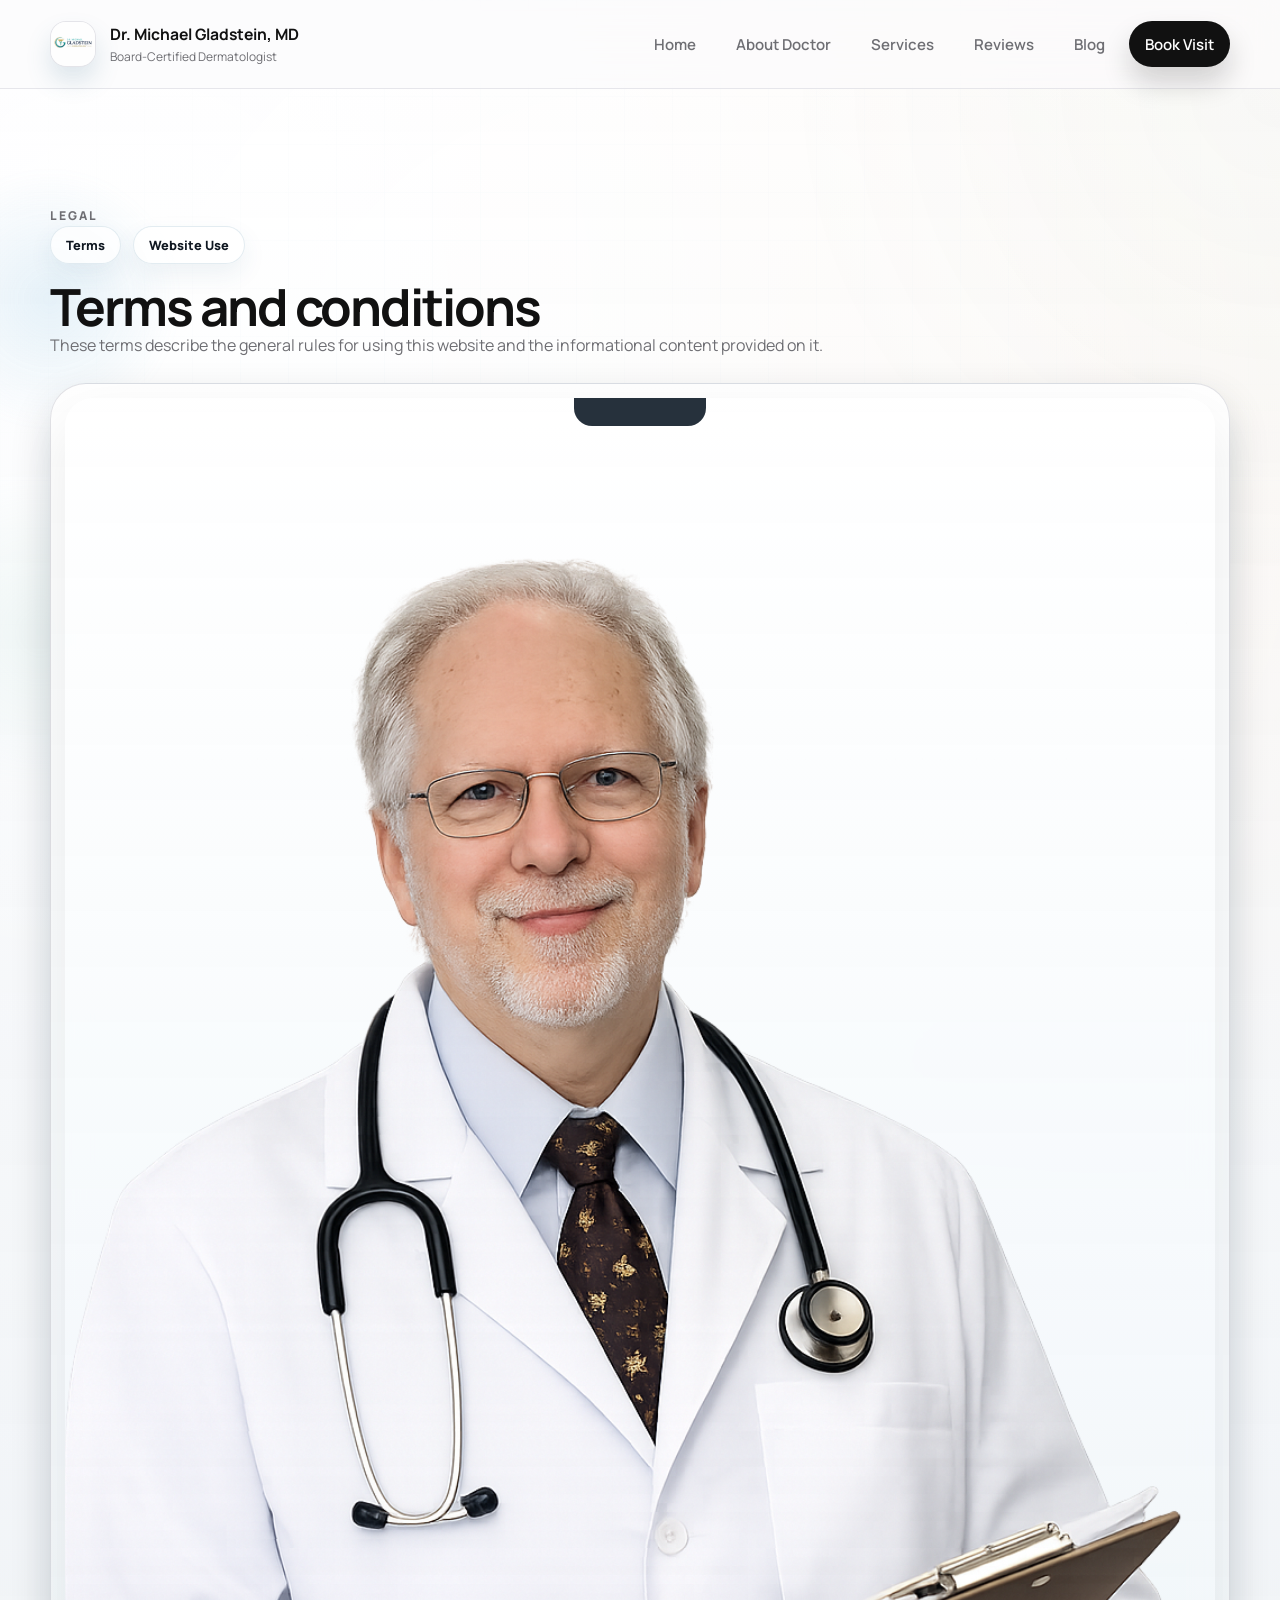
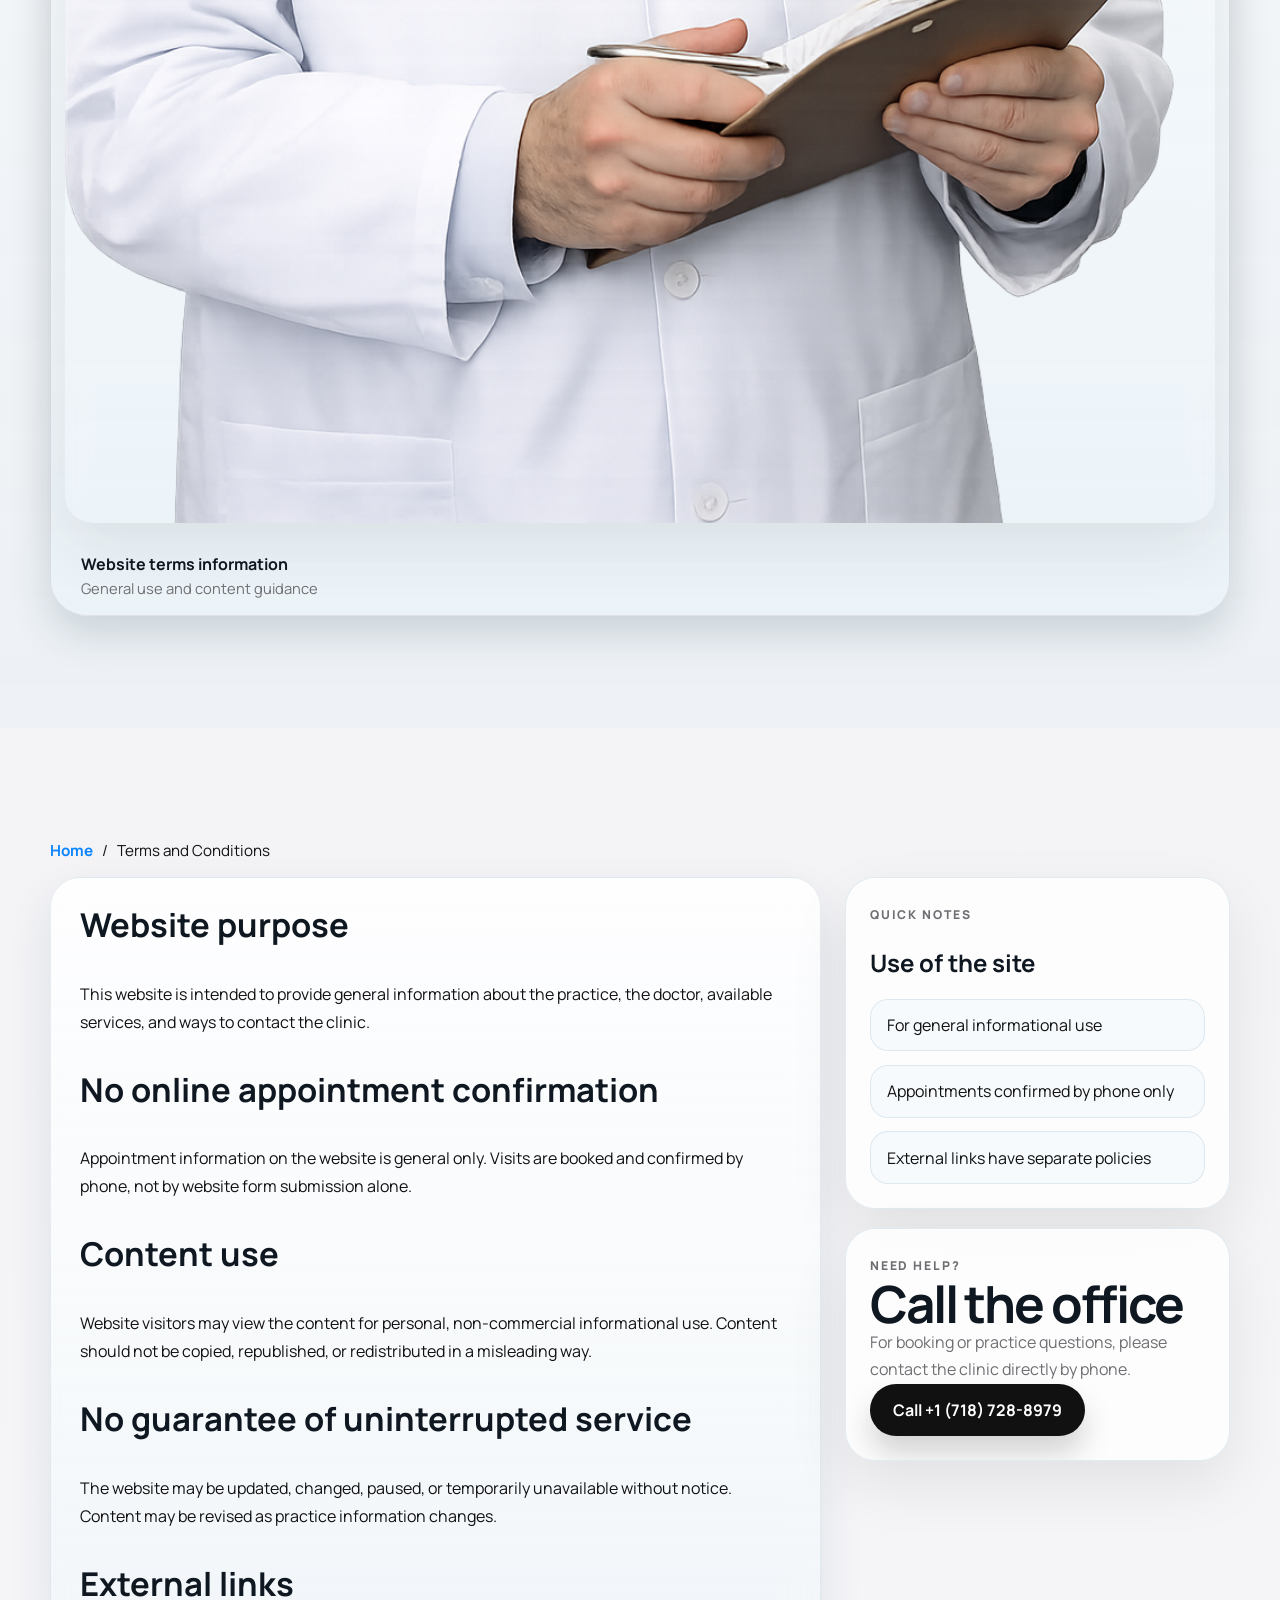
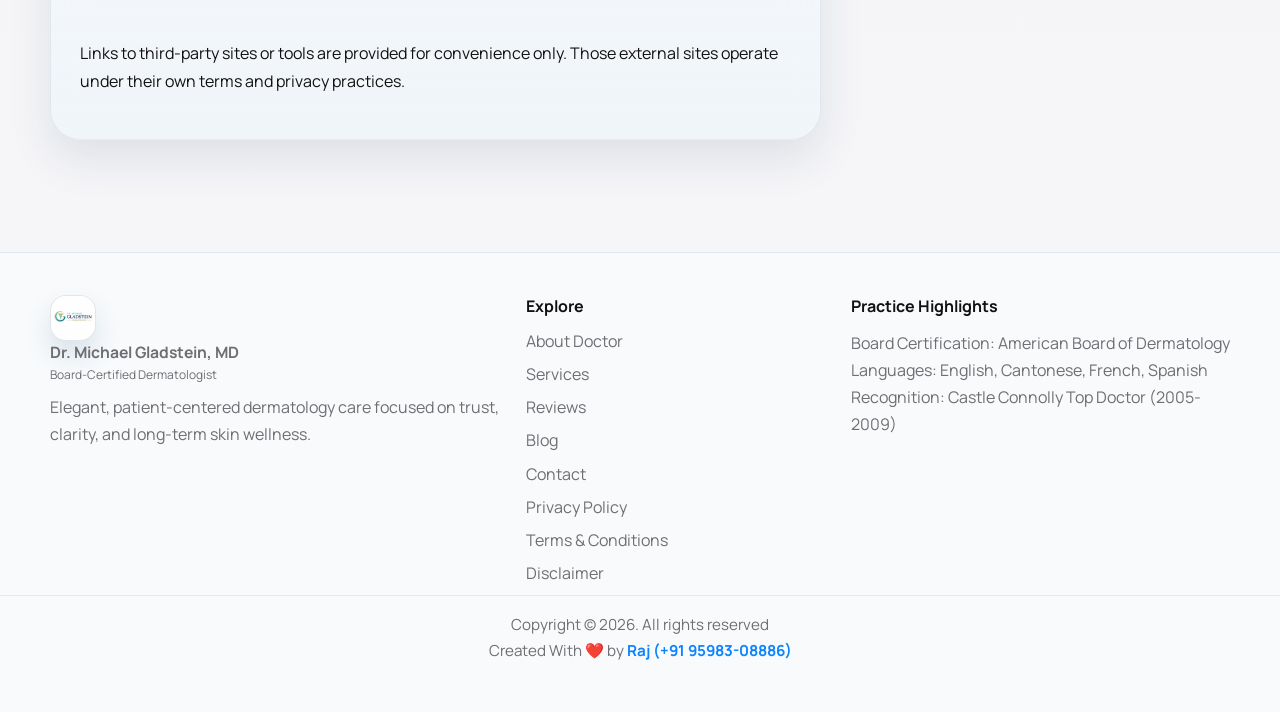
<file: terms-and-conditions.html>
<!DOCTYPE html>
<html lang="en">
  <head>
    <meta charset="UTF-8" />
    <meta name="viewport" content="width=device-width, initial-scale=1.0" />
    <title>Terms and Conditions | Dr. Michael Gladstein, MD</title>
    <meta
      name="description"
      content="Read the website terms and conditions for Dr. Michael Gladstein, MD, including general website use and patient communication guidance."
    />
    <meta name="robots" content="index, follow, max-image-preview:large, max-snippet:-1, max-video-preview:-1" />
    <meta name="author" content="Dr. Michael Gladstein, MD" />
    <meta itemprop="image" content="https://drmichael.online/Images/seo/dr-michael-gladstein-astoria-dermatologist.jpg" />
    <link rel="icon" type="image/jpeg" href="logo.jpeg" />
    <link rel="shortcut icon" href="logo.jpeg" />
    <link rel="apple-touch-icon" href="logo.jpeg" />
    <link rel="canonical" href="https://drmichael.online/terms-and-conditions.html" />
    <meta property="og:site_name" content="Dr. Michael Gladstein, MD" />
    <meta property="og:type" content="website" />
    <meta property="og:title" content="Terms and Conditions | Dr. Michael Gladstein, MD" />
    <meta
      property="og:description"
      content="General website use terms for the Dr. Michael Gladstein, MD site."
    />
    <meta property="og:url" content="https://drmichael.online/terms-and-conditions.html" />
    <meta property="og:image" content="https://drmichael.online/Images/seo/dr-michael-gladstein-astoria-dermatologist.jpg" />
    <meta property="og:image:alt" content="Dr. Michael Gladstein, MD" />
    <meta name="twitter:card" content="summary_large_image" />
    <meta name="twitter:image" content="https://drmichael.online/Images/seo/dr-michael-gladstein-astoria-dermatologist.jpg" />
    <meta name="twitter:image:alt" content="Dr. Michael Gladstein, MD" />
    <link rel="preconnect" href="https://fonts.googleapis.com" />
    <link rel="preconnect" href="https://fonts.gstatic.com" crossorigin />
    <link
      href="https://fonts.googleapis.com/css2?family=Manrope:wght@400;500;600;700;800&display=swap"
      rel="stylesheet"
    />
    <link rel="stylesheet" href="styles.css" />
  </head>
  <body data-page="legal">
    <div class="site-shell">
      <header class="site-header">
        <div class="container nav-wrap">
          <a class="brand" href="index.html" aria-label="Dermatology clinic homepage">
            <img class="brand-mark" src="logo.jpeg" alt="Dr. Michael Gladstein clinic logo" />
            <span>
              <strong>Dr. Michael Gladstein, MD</strong>
              <small>Board-Certified Dermatologist</small>
            </span>
          </a>
          <button class="nav-toggle" type="button" aria-expanded="false" aria-label="Open navigation menu">
            <span></span>
            <span></span>
          </button>
          <nav class="site-nav" aria-label="Primary">
            <a href="index.html">Home</a>
            <a href="about.html">About Doctor</a>
            <a href="services.html">Services</a>
            <a href="reviews.html">Reviews</a>
            <a href="blog.html">Blog</a>
            <a href="contact.html" class="nav-cta">Book Visit</a>
          </nav>
        </div>
      </header>

      <main>
        <section class="page-hero page-hero-iphone">
          <div class="container page-hero-grid iphone-layout">
            <div class="page-hero-copy" data-reveal="up">
              <p class="eyebrow">Legal</p>
              <div class="iphone-chip-row">
                <span class="iphone-chip">Terms</span>
                <span class="iphone-chip">Website Use</span>
              </div>
              <h1>Terms and conditions</h1>
              <p>
                These terms describe the general rules for using this website and the informational content provided on
                it.
              </p>
            </div>
            <div class="portrait-panel glass-panel iphone-device" data-reveal="left">
              <div class="iphone-notch"></div>
              <img src="MainImage.png" alt="Dr. Michael Gladstein, MD" />
              <div class="iphone-device-bar">
                <strong>Website terms information</strong>
                <span>General use and content guidance</span>
              </div>
            </div>
          </div>
        </section>

        <section class="section">
          <div class="container">
            <nav class="breadcrumb-trail" aria-label="Breadcrumb">
              <a href="index.html">Home</a>
              <span>/</span>
              <span>Terms and Conditions</span>
            </nav>
            <div class="article-layout">
              <article class="article-body glass-panel iphone-card" data-reveal="up">
                <h2>Website purpose</h2>
                <p>
                  This website is intended to provide general information about the practice, the doctor, available
                  services, and ways to contact the clinic.
                </p>

                <h2>No online appointment confirmation</h2>
                <p>
                  Appointment information on the website is general only. Visits are booked and confirmed by phone, not
                  by website form submission alone.
                </p>

                <h2>Content use</h2>
                <p>
                  Website visitors may view the content for personal, non-commercial informational use. Content should
                  not be copied, republished, or redistributed in a misleading way.
                </p>

                <h2>No guarantee of uninterrupted service</h2>
                <p>
                  The website may be updated, changed, paused, or temporarily unavailable without notice. Content may be
                  revised as practice information changes.
                </p>

                <h2>External links</h2>
                <p>
                  Links to third-party sites or tools are provided for convenience only. Those external sites operate
                  under their own terms and privacy practices.
                </p>
              </article>

              <aside class="article-sidebar">
                <article class="info-panel glass-panel iphone-card" data-reveal="up">
                  <p class="eyebrow">Quick Notes</p>
                  <h2>Use of the site</h2>
                  <div class="article-meta-list">
                    <span>For general informational use</span>
                    <span>Appointments confirmed by phone only</span>
                    <span>External links have separate policies</span>
                  </div>
                </article>
                <article class="contact-card glass-panel iphone-card" data-reveal="up">
                  <p class="eyebrow">Need Help?</p>
                  <h2>Call the office</h2>
                  <p>For booking or practice questions, please contact the clinic directly by phone.</p>
                  <a class="button button-primary" href="tel:+17187288979">Call +1 (718) 728-8979</a>
                </article>
              </aside>
            </div>
          </div>
        </section>
      </main>

      <footer class="site-footer">
        <div class="container footer-grid">
          <div>
            <a class="brand brand-footer" href="index.html">
              <img class="brand-mark" src="logo.jpeg" alt="Dr. Michael Gladstein clinic logo" />
              <span>
                <strong>Dr. Michael Gladstein, MD</strong>
                <small>Board-Certified Dermatologist</small>
              </span>
            </a>
            <p>Elegant, patient-centered dermatology care focused on trust, clarity, and long-term skin wellness.</p>
          </div>
          <div>
            <h3>Explore</h3>
            <a href="about.html">About Doctor</a>
            <a href="services.html">Services</a>
            <a href="reviews.html">Reviews</a>
            <a href="blog.html">Blog</a>
            <a href="contact.html">Contact</a>
            <a href="privacy-policy.html">Privacy Policy</a>
            <a href="terms-and-conditions.html">Terms &amp; Conditions</a>
            <a href="medical-disclaimer.html">Disclaimer</a>
          </div>
          <div>
            <h3>Practice Highlights</h3>
            <p>Board Certification: American Board of Dermatology</p>
            <p>Languages: English, Cantonese, French, Spanish</p>
            <p>Recognition: Castle Connolly Top Doctor (2005-2009)</p>
          </div>
        </div>
        <p class="footer-copy">Copyright © 2026. All rights reserved <br /> Created With ❤️ by <a href="https://wa.me/919598308886" target="_blank" rel="noreferrer">Raj (+91 95983-08886)</a></p>
      </footer>
    </div>

    <script src="script.js"></script>
  </body>
</html>
</file>
<file: styles.css>
:root {
  --bg: #f5f5f7;
  --bg-soft: #ececef;
  --surface: rgba(255, 255, 255, 0.74);
  --surface-strong: #ffffff;
  --surface-border: rgba(197, 197, 205, 0.5);
  --text: #111111;
  --muted: #6e6e73;
  --blue: #6aa8ff;
  --blue-deep: #0a84ff;
  --blue-ink: #0f1721;
  --green: #8ed3b1;
  --green-deep: #1e8e5a;
  --gold-soft: #f0b27a;
  --shadow: 0 24px 60px rgba(17, 17, 17, 0.08);
  --shadow-strong: 0 34px 80px rgba(17, 17, 17, 0.14);
  --radius-lg: 28px;
  --radius-md: 20px;
  --radius-sm: 14px;
  --container: 1180px;
  --header-height: 88px;
}

* {
  box-sizing: border-box;
}

html {
  scroll-behavior: smooth;
  overflow-x: hidden;
}

body {
  margin: 0;
  min-width: 320px;
  font-family: "Manrope", sans-serif;
  color: var(--text);
  overflow-x: hidden;
  background:
    radial-gradient(circle at 10% 8%, rgba(255, 255, 255, 0.95), transparent 18%),
    radial-gradient(circle at 86% 10%, rgba(255, 187, 120, 0.16), transparent 22%),
    linear-gradient(180deg, #fbfbfd 0%, #f2f2f5 48%, #f7f7fa 100%);
}

body.popup-open {
  overflow: hidden;
}

body.gallery-modal-open {
  overflow: hidden;
}

body.media-viewer-open {
  overflow: hidden;
}

body::before {
  content: "";
  position: fixed;
  inset: 0;
  pointer-events: none;
  background-image:
    linear-gradient(rgba(255, 255, 255, 0.5), rgba(255, 255, 255, 0.5)),
    linear-gradient(90deg, rgba(140, 185, 207, 0.08) 1px, transparent 1px),
    linear-gradient(rgba(140, 185, 207, 0.08) 1px, transparent 1px);
  background-size: auto, 48px 48px, 48px 48px;
  mask-image: radial-gradient(circle at center, black 46%, transparent 100%);
  z-index: -1;
}

body::after {
  content: "";
  position: fixed;
  inset: auto auto 12% -120px;
  width: 320px;
  height: 320px;
  border-radius: 50%;
  background: radial-gradient(circle, rgba(124, 192, 172, 0.18), transparent 68%);
  filter: blur(12px);
  pointer-events: none;
  z-index: -1;
}

img {
  display: block;
  max-width: 100%;
}

a {
  color: inherit;
  text-decoration: none;
}

button,
input,
textarea {
  font: inherit;
}

.container {
  width: min(var(--container), calc(100% - 2rem));
  margin: 0 auto;
}

.site-shell {
  position: relative;
}

.site-popup {
  position: fixed;
  inset: 0;
  display: grid;
  place-items: center;
  padding: 1rem;
  opacity: 0;
  visibility: hidden;
  pointer-events: none;
  transition: opacity 0.3s ease, visibility 0.3s ease;
  z-index: 100;
}

.site-popup.is-open {
  opacity: 1;
  visibility: visible;
  pointer-events: auto;
}

.site-popup-backdrop {
  position: absolute;
  inset: 0;
  background: rgba(13, 31, 44, 0.58);
  backdrop-filter: blur(8px);
}

.site-popup-panel {
  position: relative;
  width: min(560px, 100%);
  padding: 2rem;
  border-radius: 28px;
  background: rgba(255, 255, 255, 0.92);
  z-index: 1;
  transform: translateY(18px) scale(0.98);
  transition: transform 0.3s ease;
}

.site-popup.is-open .site-popup-panel {
  transform: translateY(0) scale(1);
}

.site-popup-close {
  position: absolute;
  top: 1rem;
  right: 1rem;
  width: 40px;
  height: 40px;
  border: 0;
  border-radius: 999px;
  background: rgba(106, 169, 216, 0.12);
  color: var(--blue-deep);
  font-size: 1.5rem;
  cursor: pointer;
}

.site-header {
  position: sticky;
  top: 0;
  z-index: 50;
  backdrop-filter: blur(18px);
  background: rgba(251, 251, 253, 0.78);
  border-bottom: 1px solid rgba(210, 210, 218, 0.5);
}

.nav-wrap {
  min-height: var(--header-height);
  display: flex;
  align-items: center;
  justify-content: space-between;
  gap: 1rem;
}

.brand {
  display: inline-flex;
  align-items: center;
  gap: 0.9rem;
  flex-shrink: 0;
}

.brand strong,
.brand small {
  display: block;
}

.brand strong {
  font-size: 0.98rem;
}

.brand small {
  color: var(--muted);
  font-size: 0.75rem;
  margin-top: 0.16rem;
}

.brand-mark {
  width: 46px;
  height: 46px;
  border-radius: 16px;
  display: block;
  object-fit: cover;
  object-position: center;
  background: #fff;
  border: 1px solid rgba(210, 210, 218, 0.6);
  box-shadow: 0 14px 24px rgba(80, 126, 153, 0.18);
}

.site-nav {
  display: flex;
  align-items: center;
  gap: 0.5rem;
}

.site-nav a {
  color: var(--muted);
  padding: 0.78rem 1rem;
  border-radius: 999px;
  font-size: 0.94rem;
  font-weight: 600;
  transition: background-color 0.28s ease, color 0.28s ease, transform 0.28s ease;
}

.site-nav a:hover,
.site-nav a.is-active {
  color: var(--text);
  background: rgba(255, 255, 255, 0.98);
  box-shadow: inset 0 0 0 1px rgba(210, 210, 218, 0.5);
}

.site-nav .nav-cta {
  color: #fff;
  background: #111111;
  box-shadow: 0 16px 28px rgba(17, 17, 17, 0.18);
}

.site-nav .nav-cta:hover {
  color: #fff;
  transform: translateY(-1px);
}

.nav-toggle {
  display: none;
  width: 48px;
  height: 48px;
  padding: 0;
  border: 0;
  border-radius: 14px;
  background: rgba(255, 255, 255, 0.9);
  box-shadow: var(--shadow);
}

.nav-toggle span {
  display: block;
  width: 22px;
  height: 2px;
  margin: 5px auto;
  background: var(--text);
  border-radius: 999px;
}

.hero,
.page-hero {
  position: relative;
  overflow: clip;
}

.hero {
  min-height: calc(100vh - var(--header-height));
  display: flex;
  align-items: center;
  padding: 1.25rem 0 0;
}

.hero::before {
  content: "";
  position: absolute;
  left: 2.5%;
  right: 2.5%;
  top: 1.25rem;
  bottom: 0;
  border-radius: 42px;
  background: linear-gradient(90deg, rgba(233, 236, 240, 0.92) 0%, rgba(231, 233, 237, 0.88) 56%, rgba(240, 154, 85, 0.88) 100%);
  z-index: 0;
  filter: none;
}

.hero::after {
  content: "";
  position: absolute;
  left: 2.5%;
  right: 2.5%;
  top: 1.25rem;
  bottom: 0;
  border-radius: 42px;
  background:
    radial-gradient(circle at 24% 35%, rgba(255, 255, 255, 0.78), transparent 28%),
    radial-gradient(circle at 76% 30%, rgba(255, 193, 132, 0.35), transparent 24%);
  z-index: 0;
  pointer-events: none;
}

.hero-overlay {
  position: absolute;
  inset: 0;
}

.hero-doctor-image {
  filter: drop-shadow(0 28px 54px rgba(17, 17, 17, 0.24));
}

.hero-overlay {
  background:
    linear-gradient(90deg, rgba(245, 246, 248, 0.84) 0%, rgba(245, 246, 248, 0.7) 38%, rgba(245, 246, 248, 0.12) 62%, rgba(245, 246, 248, 0.02) 100%),
    linear-gradient(180deg, rgba(255, 255, 255, 0.18), rgba(255, 255, 255, 0));
  left: 2.5%;
  right: 2.5%;
  top: 1.25rem;
  bottom: 0;
  border-radius: 42px;
}

.hero-content,
.page-hero-grid {
  position: relative;
  z-index: 1;
  display: grid;
  gap: 1.5rem;
  align-items: center;
}

.hero-content {
  grid-template-columns: minmax(0, 0.88fr) minmax(340px, 0.96fr);
  padding: 4.8rem 0 4.6rem;
  min-height: calc(100vh - var(--header-height) - 1.25rem);
  align-items: end;
}

.hero-copy {
  color: var(--text);
  max-width: 620px;
  position: relative;
  z-index: 2;
}

.hero-copy h1,
.page-hero-copy h1,
.section-heading h2,
.section-copy h2,
.cta-card h2,
.service-detail h2,
.contact-card h2 {
  font-size: clamp(2.2rem, 5vw, 4.5rem);
  line-height: 1.02;
  margin: 0;
  letter-spacing: -0.04em;
}

.page-hero-copy h1,
.section-heading h2,
.section-copy h2,
.cta-card h2,
.service-detail h2,
.contact-card h2 {
  font-size: clamp(2rem, 4vw, 3.4rem);
}

.hero-subtitle {
  font-size: clamp(1.05rem, 2vw, 1.35rem);
  color: #1d1d1f;
  margin: 1rem 0;
  font-weight: 700;
}

.hero-text,
.page-hero-copy p,
.section-copy p,
.section-heading p,
.feature-card p,
.service-card p,
.testimonial-card p,
.contact-card p,
.rating-card p,
.credential-card p,
.info-panel p,
.site-footer p {
  color: var(--muted);
  line-height: 1.7;
  margin: 0;
}

.hero-copy .hero-text {
  color: #424245;
  max-width: 58ch;
}

.hero-visual {
  position: relative;
  z-index: 2;
  min-height: 620px;
  display: flex;
  align-items: flex-end;
  justify-content: flex-end;
}

.hero-media {
  position: relative;
  width: 100%;
  display: flex;
  align-items: flex-end;
  justify-content: flex-end;
}

.hero-media img {
  width: min(100%, 640px);
  height: auto;
  max-height: 700px;
  object-fit: contain;
  object-position: center bottom;
}

.hero-actions,
.section-actions {
  display: flex;
  flex-wrap: wrap;
  gap: 0.9rem;
  margin-top: 1.8rem;
}

.button {
  display: inline-flex;
  align-items: center;
  justify-content: center;
  min-height: 52px;
  padding: 0.9rem 1.4rem;
  border-radius: 999px;
  border: 1px solid transparent;
  font-weight: 700;
  transition: transform 0.3s ease, box-shadow 0.3s ease, background-color 0.3s ease;
}

.button:hover {
  transform: translateY(-2px);
}

.button-primary {
  color: #fff;
  background: #111111;
  box-shadow: 0 18px 30px rgba(17, 17, 17, 0.18);
}

.button-secondary {
  color: var(--text);
  background: rgba(255, 255, 255, 0.72);
  border-color: rgba(198, 198, 204, 0.65);
}

.glass-panel {
  background: var(--surface);
  border: 1px solid var(--surface-border);
  box-shadow: var(--shadow);
  backdrop-filter: blur(18px);
}

.hero-copy.glass-panel {
  background: transparent;
  border-color: transparent;
  padding: 0;
  border-radius: 0;
  box-shadow: none;
  backdrop-filter: none;
}

.hero-card {
  padding: 1.6rem;
  border-radius: 34px;
  position: relative;
  overflow: hidden;
  z-index: 2;
}

.hero-card-dark {
  background: linear-gradient(180deg, rgba(7, 7, 8, 0.98), rgba(23, 23, 24, 0.94));
  border-color: rgba(255, 255, 255, 0.06);
  color: #fff;
  box-shadow: 0 28px 70px rgba(17, 17, 17, 0.28);
}

.hero-card-dark .hero-card-label,
.hero-card-dark li,
.hero-card-dark strong {
  color: #fff;
}

.hero-card-dark .trust-list li::before {
  background: linear-gradient(135deg, #ffb266, #ffffff);
  box-shadow: 0 0 0 6px rgba(255, 178, 102, 0.12);
}

.hero-card-dark .hero-metrics article {
  background: rgba(255, 255, 255, 0.08);
}

.hero-card-dark .hero-metrics span {
  color: rgba(255, 255, 255, 0.72);
}

.hero-card-summary {
  margin: 0 0 1rem;
  color: rgba(255, 255, 255, 0.76);
  line-height: 1.65;
}

.hero-card-top {
  display: grid;
  gap: 1rem;
  margin-bottom: 1rem;
}

.hero-trust-pills {
  display: flex;
  flex-wrap: wrap;
  gap: 0.65rem;
}

.hero-trust-pills span {
  display: inline-flex;
  align-items: center;
  justify-content: center;
  padding: 0.55rem 0.8rem;
  border-radius: 999px;
  background: rgba(255, 255, 255, 0.08);
  border: 1px solid rgba(255, 255, 255, 0.08);
  color: rgba(255, 255, 255, 0.9);
  font-size: 0.78rem;
  font-weight: 700;
  letter-spacing: 0.03em;
}

.hero-card::before,
.site-popup-panel::before,
.feature-card::before,
.service-card::before,
.testimonial-card::before,
.rating-card::before,
.credential-card::before,
.info-panel::before,
.contact-card::before,
.service-detail::before,
.reputation-banner::before,
.experience-panel::before,
.metric-card::before {
  content: "";
  position: absolute;
  inset: 0 0 auto 0;
  height: 1px;
  background: linear-gradient(90deg, rgba(255, 255, 255, 0.95), rgba(255, 255, 255, 0.15));
}

.hero-card-label,
.eyebrow {
  display: inline-block;
  margin-bottom: 0.8rem;
  font-size: 0.76rem;
  font-weight: 800;
  letter-spacing: 0.16em;
  text-transform: uppercase;
  color: var(--green-deep);
}

.hero-copy .eyebrow {
  color: #6e6e73;
}

.hero-badge-row {
  display: flex;
  flex-wrap: wrap;
  gap: 0.7rem;
  margin-bottom: 1rem;
}

.hero-badge {
  padding: 0.55rem 0.9rem;
  border-radius: 999px;
  background: rgba(255, 255, 255, 0.6);
  border: 1px solid rgba(198, 198, 204, 0.64);
  color: #1d1d1f;
  font-size: 0.78rem;
  font-weight: 700;
  letter-spacing: 0.04em;
}

.trust-list,
.check-grid,
.benefit-list,
.pill-row,
.hours-list {
  display: grid;
  gap: 0.8rem;
}

.trust-list {
  padding: 0;
  margin: 0 0 1.4rem;
  list-style: none;
}

.trust-list li,
.check-grid span,
.benefit-list span,
.hours-list span {
  display: flex;
  align-items: center;
  gap: 0.8rem;
}

.trust-list li::before,
.check-grid span::before,
.benefit-list span::before {
  content: "";
  width: 10px;
  height: 10px;
  border-radius: 999px;
  background: linear-gradient(135deg, var(--blue), var(--green));
  box-shadow: 0 0 0 6px rgba(117, 183, 166, 0.12);
  flex-shrink: 0;
}

.hero-metrics {
  display: grid;
  grid-template-columns: repeat(3, minmax(0, 1fr));
  gap: 0.8rem;
}

.hero-metrics-compact article {
  padding: 0.9rem 0.85rem;
}

.hero-metrics-compact strong {
  font-size: 1rem;
  line-height: 1.15;
}

.hero-metrics-compact span {
  font-size: 0.8rem;
}

.hero-metrics article,
.feature-card,
.service-card,
.testimonial-card,
.faq-item,
.credential-card,
.info-panel,
.rating-card,
.contact-card,
.service-detail,
.reputation-banner,
.quote-card {
  border-radius: var(--radius-md);
}

.hero-metrics article {
  padding: 1rem;
  background: rgba(255, 255, 255, 0.78);
}

.hero-metrics strong {
  display: block;
  margin-bottom: 0.25rem;
}

.hero-metrics span {
  color: var(--muted);
  font-size: 0.9rem;
  line-height: 1.5;
}

.section,
.page-hero {
  padding: clamp(4.5rem, 10vw, 7rem) 0;
}

.page-hero {
  padding-top: calc(var(--header-height) + 1.6rem);
}

.page-hero-iphone {
  position: relative;
}

.page-hero-iphone::before {
  content: "";
  position: absolute;
  inset: 80px auto auto -80px;
  width: 260px;
  height: 260px;
  border-radius: 50%;
  background: radial-gradient(circle, rgba(116, 180, 219, 0.18), transparent 70%);
  filter: blur(6px);
}

.iphone-layout {
  align-items: center;
}

.iphone-chip-row {
  display: flex;
  flex-wrap: wrap;
  gap: 0.7rem;
  margin-bottom: 1rem;
}

.iphone-chip {
  padding: 0.55rem 0.95rem;
  border-radius: 999px;
  background: rgba(255, 255, 255, 0.78);
  border: 1px solid rgba(174, 198, 214, 0.34);
  color: var(--blue-ink);
  box-shadow: 0 10px 24px rgba(39, 89, 122, 0.08);
  font-size: 0.8rem;
  font-weight: 800;
}

.iphone-device {
  padding: 14px;
  border-radius: 36px;
  background: linear-gradient(180deg, rgba(255, 255, 255, 0.95), rgba(235, 243, 248, 0.82));
  box-shadow:
    0 18px 40px rgba(18, 50, 67, 0.16),
    inset 0 1px 0 rgba(255, 255, 255, 0.9);
}

.iphone-device img {
  border-radius: 28px;
}

.iphone-notch {
  position: absolute;
  top: 14px;
  left: 50%;
  transform: translateX(-50%);
  width: 132px;
  height: 28px;
  border-radius: 0 0 18px 18px;
  background: rgba(15, 27, 39, 0.9);
  z-index: 2;
}

.iphone-device-bar {
  display: grid;
  gap: 0.2rem;
  margin-top: 0.9rem;
  padding: 0.95rem 1rem 0.2rem;
}

.iphone-device-bar strong {
  color: var(--blue-ink);
}

.iphone-device-bar span {
  color: var(--muted);
  font-size: 0.92rem;
}

.iphone-card {
  border-radius: 30px;
  background:
    linear-gradient(180deg, rgba(255, 255, 255, 0.92), rgba(239, 245, 249, 0.78));
  border: 1px solid rgba(185, 205, 218, 0.34);
  box-shadow:
    0 20px 44px rgba(18, 50, 67, 0.1),
    inset 0 1px 0 rgba(255, 255, 255, 0.95);
}

.iphone-card h3,
.iphone-card h2 {
  color: var(--blue-ink);
}

.iphone-stack p + p {
  margin-top: 0.8rem;
}

.iphone-grid .credential-card,
.iphone-grid .rating-card {
  min-height: 100%;
}

.section-soft,
.page-hero,
.cta-section {
  background:
    linear-gradient(180deg, rgba(255, 255, 255, 0.54), rgba(230, 240, 245, 0.44)),
    radial-gradient(circle at top right, rgba(124, 192, 172, 0.08), transparent 20%);
}

.section-heading,
.section-copy {
  display: grid;
  gap: 1rem;
}

.feature-grid,
.service-preview-grid,
.testimonial-grid,
.credential-grid,
.about-grid,
.rating-grid,
.footer-grid,
.blog-preview-grid,
.blog-grid,
.apple-gallery-grid {
  display: grid;
  gap: 1.3rem;
}

.feature-grid {
  grid-template-columns: repeat(4, minmax(0, 1fr));
  margin-top: 2rem;
}

.feature-card {
  min-height: 430px;
  padding: 1.8rem;
  background: linear-gradient(180deg, #050505, #111111);
  border: 1px solid rgba(255, 255, 255, 0.08);
  box-shadow: 0 22px 54px rgba(17, 17, 17, 0.18);
  transition: transform 0.28s ease, box-shadow 0.28s ease;
  position: relative;
  overflow: hidden;
}

.feature-card h3,
.feature-card p {
  color: #f5f5f7;
}

.feature-card p {
  color: rgba(255, 255, 255, 0.72);
}

.feature-card::after {
  content: "+";
  position: absolute;
  right: 1.15rem;
  bottom: 1.15rem;
  width: 44px;
  height: 44px;
  display: grid;
  place-items: center;
  border-radius: 50%;
  background: #f5f5f7;
  color: #111111;
  font-size: 1.8rem;
  line-height: 1;
  font-weight: 500;
}

.feature-card:hover,
.service-card:hover,
.testimonial-card:hover,
.rating-card:hover,
.credential-card:hover,
.info-panel:hover,
.service-detail:hover,
.contact-card:hover {
  transform: translateY(-4px);
  box-shadow: var(--shadow-strong);
}

.feature-icon {
  display: inline-flex;
  width: 42px;
  height: 42px;
  margin-bottom: 1rem;
  align-items: center;
  justify-content: center;
  border-radius: 14px;
  font-size: 0.85rem;
  font-weight: 800;
  color: #ffffff;
  background: rgba(255, 255, 255, 0.12);
}

.trust-bar {
  position: relative;
  margin-top: -34px;
  z-index: 3;
}

.trust-bar-grid {
  display: grid;
  grid-template-columns: repeat(4, minmax(0, 1fr));
  gap: 1rem;
  padding: 1rem;
  border-radius: 26px;
  background: rgba(255, 255, 255, 0.8);
  border: 1px solid rgba(174, 198, 214, 0.28);
  backdrop-filter: blur(18px);
  box-shadow: var(--shadow);
}

.trust-bar-grid div {
  display: grid;
  gap: 0.3rem;
  padding: 0.8rem 1rem;
  border-radius: 18px;
  background: linear-gradient(180deg, rgba(255, 255, 255, 0.78), rgba(236, 244, 248, 0.7));
}

.trust-bar-grid span {
  font-weight: 800;
}

.trust-bar-grid small {
  color: var(--muted);
}

.split-layout,
.testimonials-layout,
.contact-layout {
  display: grid;
  grid-template-columns: repeat(2, minmax(0, 1fr));
  gap: 1.6rem;
  align-items: center;
}

.media-stack,
.portrait-panel {
  position: relative;
}

.media-large,
.portrait-panel img {
  width: 100%;
  min-height: 420px;
  object-fit: cover;
  border-radius: var(--radius-lg);
  box-shadow: var(--shadow);
}

.media-small {
  position: absolute;
  right: -1rem;
  bottom: -3.6rem;
  width: min(280px, 42%);
  display: block;
  object-fit: cover;
  background: #000;
  border-radius: 24px;
  border: 10px solid rgba(255, 255, 255, 0.92);
  box-shadow: var(--shadow);
}

.service-preview-grid {
  grid-template-columns: repeat(2, minmax(0, 1fr));
  margin-top: 2rem;
}

.blog-preview-grid {
  grid-template-columns: repeat(3, minmax(0, 1fr));
  margin-top: 2rem;
}

.blog-grid {
  grid-template-columns: 1fr;
  margin-top: 2rem;
}

.blog-feature-shell {
  display: grid;
  grid-template-columns: minmax(0, 1.2fr) minmax(300px, 0.82fr);
  gap: 1.25rem;
  margin-top: 2rem;
}

.blog-feature-card {
  display: grid;
  grid-template-columns: minmax(240px, 0.82fr) minmax(0, 1fr);
  gap: 1.2rem;
  padding: 1.1rem;
}

.blog-feature-card img {
  width: 100%;
  height: 100%;
  min-height: 340px;
  object-fit: cover;
  border-radius: 24px;
}

.blog-feature-content {
  display: grid;
  gap: 0.9rem;
  align-content: start;
}

.blog-feature-label,
.post-badge {
  display: inline-flex;
  align-items: center;
  justify-content: center;
  width: fit-content;
  padding: 0.48rem 0.82rem;
  border-radius: 999px;
  background: rgba(116, 180, 219, 0.12);
  color: var(--blue-ink);
  font-size: 0.76rem;
  font-weight: 800;
  letter-spacing: 0.06em;
  text-transform: uppercase;
}

.blog-feature-content h3,
.blog-spotlight-card h3,
.post-card-body h3 {
  margin: 0;
  color: var(--blue-ink);
  font-size: clamp(1.4rem, 2vw, 2rem);
  line-height: 1.18;
}

.blog-spotlight-grid {
  display: grid;
  gap: 1rem;
}

.blog-spotlight-card {
  display: grid;
  gap: 0.8rem;
  padding: 1.3rem;
}

.blog-spotlight-card a {
  display: inline-flex;
  color: var(--blue-deep);
  font-weight: 800;
}

.blog-topic-strip {
  display: flex;
  flex-wrap: wrap;
  gap: 0.7rem;
  margin-top: 1.2rem;
}

.blog-topic-chip {
  display: inline-flex;
  align-items: center;
  justify-content: center;
  padding: 0.72rem 1rem;
  border-radius: 999px;
  background: rgba(255, 255, 255, 0.86);
  border: 1px solid rgba(176, 199, 213, 0.5);
  color: var(--blue-ink);
  font-size: 0.82rem;
  font-weight: 700;
}

.post-note {
  margin-top: 1rem;
  padding: 0.95rem 1.05rem;
  border-radius: 18px;
  background: rgba(245, 250, 252, 0.92);
  border: 1px dashed rgba(124, 168, 192, 0.5);
  color: var(--blue-ink);
}

.post-toolbar {
  display: flex;
  align-items: center;
  justify-content: space-between;
  gap: 1rem;
  flex-wrap: wrap;
  margin-top: 1.1rem;
}

.post-filter-group {
  display: flex;
  flex-wrap: wrap;
  gap: 0.7rem;
}

.post-filter {
  display: inline-flex;
  align-items: center;
  justify-content: center;
  padding: 0.72rem 1rem;
  border-radius: 999px;
  border: 1px solid rgba(176, 199, 213, 0.55);
  background: rgba(255, 255, 255, 0.88);
  color: var(--blue-ink);
  font-size: 0.84rem;
  font-weight: 800;
  cursor: pointer;
  transition: transform 0.24s ease, border-color 0.24s ease, background 0.24s ease, box-shadow 0.24s ease;
}

.post-filter:hover,
.post-filter:focus-visible,
.post-filter.is-active {
  background: linear-gradient(135deg, rgba(215, 239, 248, 0.96), rgba(255, 255, 255, 0.96));
  border-color: rgba(89, 132, 162, 0.55);
  box-shadow: 0 16px 32px rgba(22, 72, 110, 0.12);
  transform: translateY(-1px);
}

.post-map-link {
  white-space: nowrap;
}

.post-filter-status {
  margin-top: 0.95rem;
  color: var(--muted);
  font-size: 0.92rem;
  font-weight: 700;
}

.post-stream {
  display: grid;
  grid-template-columns: repeat(2, minmax(0, 1fr));
  gap: 1.25rem;
  margin-top: 2rem;
}

.post-card {
  display: grid;
  gap: 1rem;
  padding: 1.1rem;
}

.post-card.is-hidden {
  display: none;
}

.post-card-head {
  display: flex;
  align-items: center;
  justify-content: space-between;
  gap: 0.8rem;
  flex-wrap: wrap;
}

.post-profile {
  display: grid;
  gap: 0.18rem;
}

.post-profile strong {
  color: var(--blue-ink);
  font-size: 0.98rem;
  line-height: 1.3;
}

.post-profile span {
  color: var(--muted);
  font-size: 0.8rem;
  letter-spacing: 0.02em;
}

.post-date {
  color: var(--muted);
  font-size: 0.86rem;
  font-weight: 700;
  letter-spacing: 0.02em;
}

.post-media-grid {
  display: grid;
  gap: 0.8rem;
}

.post-media-grid-double {
  grid-template-columns: repeat(2, minmax(0, 1fr));
}

.post-media-grid img {
  min-width: 0;
}

.post-card img {
  width: 100%;
  height: 240px;
  object-fit: cover;
  border-radius: 22px;
}

.post-card-video {
  width: 100%;
  height: 240px;
  object-fit: cover;
  border-radius: 22px;
  background: #000;
}

.post-card-body {
  display: grid;
  gap: 0.7rem;
}

.post-card-actions {
  display: flex;
  flex-wrap: wrap;
  gap: 0.75rem;
  margin-top: auto;
}

.apple-gallery-section {
  background:
    linear-gradient(180deg, #f5f5f7 0%, #ececef 100%);
}

.apple-gallery-grid {
  grid-template-columns: repeat(3, minmax(0, 1fr));
  margin-top: 2rem;
}

.apple-gallery-actions {
  display: flex;
  justify-content: center;
  margin-top: 1.5rem;
}

.apple-gallery-more {
  min-width: 180px;
}

.apple-gallery-card {
  position: relative;
  min-height: 320px;
  border-radius: 32px;
  overflow: hidden;
  background: linear-gradient(180deg, #050505, #111111);
  box-shadow: 0 22px 54px rgba(17, 17, 17, 0.18);
  cursor: pointer;
}

.apple-gallery-card:focus-visible {
  outline: 2px solid rgba(106, 132, 255, 0.95);
  outline-offset: 4px;
}

.apple-gallery-card.is-featured {
  min-height: 420px;
}

.apple-gallery-card.is-video {
  background: linear-gradient(180deg, #0c0c0d, #1a1a1d);
}

.apple-gallery-media {
  width: 100%;
  height: 100%;
  object-fit: cover;
  display: block;
}

.apple-gallery-card video.apple-gallery-media {
  background: #000;
}

.apple-gallery-meta {
  position: absolute;
  inset: auto 0 0 0;
  padding: 1.2rem 1.2rem 1.3rem;
  display: grid;
  gap: 0.3rem;
  background: linear-gradient(180deg, rgba(0, 0, 0, 0), rgba(0, 0, 0, 0.72));
}

.apple-gallery-meta span,
.apple-gallery-meta strong {
  color: #fff;
}

.apple-gallery-meta span {
  font-size: 0.82rem;
  opacity: 0.76;
}

.apple-gallery-meta strong {
  font-size: 1.02rem;
  line-height: 1.25;
}

.gallery-modal {
  position: fixed;
  inset: 0;
  z-index: 110;
  display: grid;
  place-items: center;
  padding: 1rem;
  opacity: 0;
  visibility: hidden;
  pointer-events: none;
  transition: opacity 0.28s ease, visibility 0.28s ease;
}

.gallery-modal.is-open {
  opacity: 1;
  visibility: visible;
  pointer-events: auto;
}

.gallery-modal-backdrop {
  position: absolute;
  inset: 0;
  background: rgba(11, 15, 19, 0.72);
  backdrop-filter: blur(16px);
}

.gallery-modal-panel {
  position: relative;
  z-index: 1;
  width: min(1180px, 100%);
  max-height: min(88vh, 980px);
  overflow: auto;
  padding: 1.5rem;
  border-radius: 34px;
  background:
    linear-gradient(180deg, rgba(22, 22, 25, 0.92), rgba(10, 10, 12, 0.96)),
    linear-gradient(180deg, rgba(255, 255, 255, 0.08), rgba(255, 255, 255, 0));
  border: 1px solid rgba(255, 255, 255, 0.1);
  box-shadow: 0 34px 90px rgba(0, 0, 0, 0.42);
}

.gallery-modal-header {
  display: grid;
  gap: 0.45rem;
  margin-bottom: 1.25rem;
  padding-right: 3rem;
}

.gallery-modal-header .eyebrow,
.gallery-modal-header h2 {
  color: #fff;
}

.gallery-modal-header p:not(.eyebrow) {
  color: rgba(255, 255, 255, 0.72);
}

.gallery-modal-close {
  position: sticky;
  top: 0;
  margin-left: auto;
  display: grid;
  place-items: center;
  width: 42px;
  height: 42px;
  border: 0;
  border-radius: 999px;
  background: rgba(255, 255, 255, 0.12);
  color: #fff;
  font-size: 1.6rem;
  cursor: pointer;
  backdrop-filter: blur(12px);
}

.gallery-modal-grid {
  display: grid;
  grid-template-columns: repeat(4, minmax(0, 1fr));
  gap: 1.2rem;
}

.gallery-modal-grid .apple-gallery-card {
  min-height: 300px;
}

.gallery-modal-grid .apple-gallery-card.is-featured {
  min-height: 400px;
}

.media-viewer {
  position: fixed;
  inset: 0;
  z-index: 120;
  display: grid;
  place-items: center;
  padding: 1rem;
  opacity: 0;
  visibility: hidden;
  pointer-events: none;
  transition: opacity 0.28s ease, visibility 0.28s ease;
}

.media-viewer.is-open {
  opacity: 1;
  visibility: visible;
  pointer-events: auto;
}

.media-viewer-backdrop {
  position: absolute;
  inset: 0;
  background: rgba(2, 4, 8, 0.82);
  backdrop-filter: blur(18px);
}

.media-viewer-panel {
  position: relative;
  z-index: 1;
  width: min(1200px, 100%);
  max-height: 92vh;
  padding: 1.2rem;
  border-radius: 32px;
  background: rgba(10, 10, 12, 0.82);
  border: 1px solid rgba(255, 255, 255, 0.12);
  box-shadow: 0 30px 90px rgba(0, 0, 0, 0.48);
}

.media-viewer-close {
  position: absolute;
  top: 1rem;
  right: 1rem;
  width: 42px;
  height: 42px;
  border: 0;
  border-radius: 999px;
  background: rgba(255, 255, 255, 0.12);
  color: #fff;
  font-size: 1.6rem;
  cursor: pointer;
  backdrop-filter: blur(12px);
}

.media-viewer-header {
  display: grid;
  gap: 0.35rem;
  margin-bottom: 1rem;
  padding-right: 3.25rem;
}

.media-viewer-header .eyebrow,
.media-viewer-header h2 {
  color: #fff;
}

.media-viewer-stage {
  display: grid;
  place-items: center;
  min-height: min(72vh, 760px);
}

.media-viewer-media {
  width: 100%;
  max-width: 100%;
  max-height: calc(92vh - 110px);
  object-fit: contain;
  border-radius: 24px;
  background: #000;
}

.service-card,
.service-detail,
.testimonial-card,
.rating-card,
.credential-card,
.info-panel,
.contact-card,
.reputation-banner,
.blog-preview-card,
.blog-card {
  background: rgba(255, 255, 255, 0.82);
  border: 1px solid rgba(174, 198, 214, 0.35);
  box-shadow: var(--shadow);
  position: relative;
  overflow: hidden;
}

.service-card {
  overflow: hidden;
}

.service-card img {
  height: 220px;
  width: 100%;
  object-fit: cover;
  transform: scale(1.01);
  transition: transform 0.5s ease;
}

.service-card:hover img,
.service-detail:hover img,
.gallery-mosaic img:hover {
  transform: scale(1.04);
}

.service-card div,
.testimonial-card,
.rating-card,
.credential-card,
.info-panel,
.contact-card,
.reputation-banner,
.blog-preview-card,
.blog-card-content {
  padding: 1.5rem;
}

.blog-preview-card a {
  display: inline-flex;
  margin-top: 1rem;
  color: var(--blue-deep);
  font-weight: 800;
}

.blog-card img {
  width: 100%;
  height: 280px;
  object-fit: cover;
}

.blog-meta {
  display: inline-flex;
  margin-bottom: 0.85rem;
  padding: 0.45rem 0.8rem;
  border-radius: 999px;
  background: rgba(116, 180, 219, 0.1);
  color: var(--blue-ink);
  font-size: 0.76rem;
  font-weight: 800;
  letter-spacing: 0.06em;
  text-transform: uppercase;
}

.blog-card-content {
  display: grid;
  gap: 0.9rem;
}

.blog-card-content h3,
.blog-preview-card h3 {
  margin: 0;
  color: var(--blue-ink);
  font-size: clamp(1.3rem, 2vw, 1.7rem);
  line-height: 1.2;
}

.stars {
  display: inline-flex;
  align-items: center;
  gap: 0.16rem;
  letter-spacing: 0.12em;
  color: #f5b945;
  font-size: 1.12rem;
  line-height: 1;
  margin-bottom: 1rem;
  text-shadow: 0 6px 18px rgba(245, 185, 69, 0.22);
}

.stars-large {
  font-size: 1.35rem;
  margin-bottom: 0.6rem;
}

.review-aggregate-grid {
  display: grid;
  grid-template-columns: minmax(320px, 1fr) minmax(0, 1.2fr);
  gap: 1.3rem;
  align-items: start;
  margin-top: 2rem;
}

.review-aggregate-card {
  padding: 1.6rem;
  display: grid;
  gap: 0.9rem;
  background: rgba(255, 255, 255, 0.84);
  border: 1px solid rgba(174, 198, 214, 0.35);
  box-shadow: var(--shadow);
}

.review-aggregate-card h3 {
  margin: 0;
  color: var(--blue-ink);
  font-size: clamp(1.35rem, 2.4vw, 1.9rem);
  line-height: 1.15;
}

.review-badge {
  width: fit-content;
  padding: 0.45rem 0.8rem;
  border-radius: 999px;
  background: rgba(31, 86, 120, 0.08);
  color: var(--blue-deep);
  font-size: 0.78rem;
  font-weight: 800;
  letter-spacing: 0.04em;
  text-transform: uppercase;
}

.review-summary-grid {
  display: grid;
  grid-template-columns: repeat(3, minmax(0, 1fr));
  gap: 1.3rem;
}

.review-stat {
  padding: 1.5rem;
  display: grid;
  gap: 0.7rem;
  background: rgba(255, 255, 255, 0.84);
  border: 1px solid rgba(174, 198, 214, 0.35);
  box-shadow: var(--shadow);
}

.review-stat strong {
  font-size: clamp(1.7rem, 3vw, 2.4rem);
  line-height: 1;
  color: var(--blue-ink);
}

.review-stat span {
  color: var(--muted);
  line-height: 1.65;
}

.review-source-row {
  display: flex;
  align-items: center;
  justify-content: space-between;
  gap: 0.75rem;
  margin-bottom: 0.55rem;
}

.review-source-row h3 {
  margin: 0;
}

.review-source-chip {
  padding: 0.35rem 0.65rem;
  border-radius: 999px;
  background: rgba(31, 86, 120, 0.08);
  color: var(--blue-deep);
  font-size: 0.74rem;
  font-weight: 800;
  white-space: nowrap;
}

.review-tag-list {
  display: flex;
  flex-wrap: wrap;
  gap: 0.6rem;
}

.review-tag-list span {
  padding: 0.48rem 0.78rem;
  border-radius: 999px;
  background: rgba(241, 247, 250, 0.95);
  border: 1px solid rgba(174, 198, 214, 0.34);
  color: var(--blue-ink);
  font-size: 0.82rem;
  font-weight: 700;
}

.review-tag-list-compact {
  margin-top: 1rem;
}

.review-tag-list-banner {
  margin-top: 1rem;
}

.review-quote-label {
  display: inline-flex;
  width: fit-content;
  margin-bottom: 0.75rem;
  padding: 0.42rem 0.72rem;
  border-radius: 999px;
  background: rgba(31, 86, 120, 0.08);
  color: var(--blue-deep);
  font-size: 0.78rem;
  font-weight: 800;
}

.faq-list {
  display: grid;
  gap: 1rem;
  margin-top: 2rem;
}

.faq-item {
  padding: 0 1.3rem;
  background: rgba(255, 255, 255, 0.84);
  border: 1px solid rgba(173, 198, 214, 0.3);
  box-shadow: var(--shadow);
}

.faq-item summary {
  cursor: pointer;
  list-style: none;
  padding: 1.2rem 0;
  font-weight: 700;
}

.faq-item p {
  padding: 0 0 1.2rem;
  margin: 0;
  color: var(--muted);
  line-height: 1.7;
}

.faq-item summary::-webkit-details-marker {
  display: none;
}

.cta-card {
  padding: 1.8rem;
  display: flex;
  align-items: center;
  justify-content: space-between;
  gap: 1.4rem;
  position: relative;
  overflow: hidden;
}

.cta-card::after {
  content: "";
  position: absolute;
  right: -40px;
  bottom: -50px;
  width: 220px;
  height: 220px;
  border-radius: 50%;
  background: radial-gradient(circle, rgba(124, 192, 172, 0.16), transparent 70%);
}

.site-footer {
  padding: 2.6rem 0 3rem;
  border-top: 1px solid rgba(174, 198, 214, 0.32);
  background: rgba(248, 251, 253, 0.74);
}

.footer-grid {
  grid-template-columns: 1.2fr 0.8fr 1fr;
  align-items: start;
}

.site-footer h3 {
  margin: 0 0 0.8rem;
  font-size: 1rem;
}

.site-footer a {
  display: block;
  margin-bottom: 0.7rem;
  color: var(--muted);
}

.brand-footer {
  margin-bottom: 1rem;
}

.footer-copy {
  margin-top: 1.4rem;
  padding-top: 1rem;
  border-top: 1px solid rgba(174, 198, 214, 0.32);
  text-align: center;
  font-size: 0.95rem;
}

.footer-copy a {
  display: inline;
  margin: 0;
  color: var(--blue-deep);
  font-weight: 700;
}

.quote-card {
  padding: 1.5rem;
  margin: 0;
  font-size: 1.06rem;
  line-height: 1.8;
  position: relative;
}

.quote-card footer {
  margin-top: 1rem;
  color: var(--blue-deep);
  font-weight: 700;
}

.credential-grid,
.rating-grid {
  grid-template-columns: repeat(3, minmax(0, 1fr));
  margin-top: 2rem;
}

.about-grid {
  grid-template-columns: repeat(2, minmax(0, 1fr));
}

.about-hero {
  overflow: hidden;
}

.about-hero::after {
  content: "";
  position: absolute;
  inset: auto -120px 30px auto;
  width: 340px;
  height: 340px;
  border-radius: 50%;
  background: radial-gradient(circle, rgba(125, 197, 176, 0.16), transparent 70%);
  filter: blur(10px);
  pointer-events: none;
}

.about-hero-layout {
  gap: 2rem;
}

.about-hero-copy {
  display: grid;
  gap: 1rem;
}

.about-hero-copy p {
  max-width: 62ch;
}

.about-stat-grid {
  display: grid;
  grid-template-columns: repeat(2, minmax(0, 1fr));
  gap: 1rem;
  margin-top: 0.8rem;
}

.about-stat-card {
  padding: 1.15rem 1.1rem;
  border-radius: 24px;
  min-height: 148px;
  display: grid;
  align-content: start;
  gap: 0.55rem;
  background: linear-gradient(180deg, rgba(255, 255, 255, 0.96), rgba(239, 246, 250, 0.9));
  border: 1px solid rgba(170, 201, 218, 0.5);
}

.about-stat-card strong {
  color: var(--blue-ink);
  font-size: clamp(1.1rem, 2vw, 1.45rem);
  line-height: 1.1;
}

.about-stat-card span {
  color: var(--muted);
  font-size: 0.95rem;
  line-height: 1.55;
}

.about-portrait-shell {
  padding: 1rem;
  overflow: visible;
}

.about-portrait-shell img {
  min-height: 560px;
}

.about-floating-ribbon {
  position: absolute;
  top: 1rem;
  left: -0.7rem;
  z-index: 3;
  padding: 0.75rem 1rem;
  border-radius: 999px;
  background: linear-gradient(135deg, rgba(9, 95, 140, 0.96), rgba(57, 129, 167, 0.92));
  color: #fff;
  font-size: 0.86rem;
  font-weight: 700;
  letter-spacing: 0.04em;
  box-shadow: 0 18px 35px rgba(11, 60, 92, 0.26);
}

.about-portrait-note {
  position: absolute;
  right: -1.1rem;
  bottom: 3.7rem;
  z-index: 3;
  max-width: 250px;
  padding: 1rem 1.05rem;
  border-radius: 24px;
  background: rgba(255, 255, 255, 0.9);
  border: 1px solid rgba(186, 206, 219, 0.58);
  box-shadow: 0 20px 44px rgba(18, 50, 67, 0.14);
}

.about-portrait-note span {
  display: block;
  color: var(--blue-ink);
  font-size: 0.95rem;
  line-height: 1.55;
}

.about-story-grid {
  display: grid;
  grid-template-columns: minmax(0, 1.25fr) minmax(320px, 0.9fr);
  gap: 1.5rem;
  align-items: start;
}

.about-side-stack {
  display: grid;
  gap: 1.25rem;
}

.about-story-panel,
.about-principle-card,
.about-timeline-card,
.about-focus-card,
.about-detail-grid .info-panel,
.about-quote-card {
  overflow: hidden;
}

.about-story-panel {
  padding: 1.7rem;
}

.about-story-panel p + p {
  margin-top: 0.95rem;
}

.about-mini-list,
.about-focus-list,
.about-detail-list {
  display: grid;
  gap: 0.8rem;
  margin-top: 1.2rem;
}

.about-mini-list span,
.about-focus-list span,
.about-detail-list span {
  position: relative;
  padding: 0.9rem 1rem 0.9rem 2.9rem;
  border-radius: 18px;
  background: rgba(241, 247, 250, 0.84);
  color: var(--blue-ink);
  line-height: 1.55;
  border: 1px solid rgba(181, 203, 216, 0.44);
}

.about-mini-list span::before,
.about-focus-list span::before,
.about-detail-list span::before {
  content: "";
  position: absolute;
  left: 1rem;
  top: 1.08rem;
  width: 10px;
  height: 10px;
  border-radius: 50%;
  background: linear-gradient(135deg, var(--blue-deep), var(--teal));
  box-shadow: 0 0 0 5px rgba(108, 171, 200, 0.12);
}

.about-quote-card {
  padding: 1.7rem;
}

.about-quote-card p:last-of-type {
  font-size: 1.1rem;
  line-height: 1.8;
  color: var(--blue-ink);
}

.about-focus-card h2,
.about-detail-grid h2 {
  font-size: clamp(1.5rem, 3vw, 2rem);
}

.about-timeline {
  display: grid;
  grid-template-columns: repeat(4, minmax(0, 1fr));
  gap: 1rem;
  margin-top: 2rem;
}

.about-timeline-card {
  padding: 1.35rem 1.15rem 1.25rem;
  min-height: 260px;
}

.about-year {
  display: inline-flex;
  margin-bottom: 0.95rem;
  padding: 0.38rem 0.7rem;
  border-radius: 999px;
  background: rgba(16, 95, 143, 0.1);
  color: var(--blue-deep);
  font-size: 0.82rem;
  font-weight: 800;
  letter-spacing: 0.05em;
  text-transform: uppercase;
}

.about-principles {
  display: grid;
  grid-template-columns: repeat(3, minmax(0, 1fr));
  gap: 1rem;
  margin-top: 2rem;
}

.about-principle-card {
  padding: 1.45rem 1.25rem;
  min-height: 240px;
}

.about-detail-grid {
  display: grid;
  grid-template-columns: repeat(3, minmax(0, 1fr));
  gap: 1.2rem;
}

.tilt-card {
  --tilt-rotate-x: 0deg;
  --tilt-rotate-y: 0deg;
  --tilt-glow-x: 50%;
  --tilt-glow-y: 50%;
  transform: perspective(1400px) rotateX(var(--tilt-rotate-x)) rotateY(var(--tilt-rotate-y)) translate3d(0, 0, 0);
  transform-style: preserve-3d;
  will-change: transform;
  transition: transform 0.45s ease, box-shadow 0.45s ease, border-color 0.45s ease;
}

.tilt-card::after {
  content: "";
  position: absolute;
  inset: 0;
  border-radius: inherit;
  background: radial-gradient(circle at var(--tilt-glow-x) var(--tilt-glow-y), rgba(255, 255, 255, 0.34), transparent 34%);
  opacity: 0;
  transition: opacity 0.3s ease;
  pointer-events: none;
}

.tilt-card.is-tilting::after,
.tilt-card:hover::after {
  opacity: 1;
}

.tilt-depth {
  transform: translateZ(34px);
}

.tilt-depth-sm {
  transform: translateZ(18px);
}

.pill-row {
  grid-template-columns: repeat(2, minmax(0, 1fr));
  margin: 1rem 0;
}

.pill-row span {
  padding: 0.8rem 1rem;
  border-radius: 999px;
  background: rgba(106, 169, 216, 0.1);
  color: var(--blue-deep);
  font-weight: 700;
  text-align: center;
}

.services-stack {
  display: grid;
  gap: 1.4rem;
}

.service-detail {
  display: grid;
  grid-template-columns: minmax(260px, 0.9fr) minmax(0, 1.1fr);
  gap: 1.4rem;
  padding: 1rem;
}

.service-detail.iphone-card {
  padding: 1.2rem;
}

.service-detail img {
  width: 100%;
  height: 100%;
  min-height: 320px;
  object-fit: cover;
  border-radius: 22px;
}

.benefit-list {
  margin-top: 1.2rem;
}

.reputation-banner {
  display: flex;
  align-items: center;
  justify-content: space-between;
  gap: 1.4rem;
}

.experience-grid {
  display: grid;
  grid-template-columns: minmax(0, 1fr) minmax(0, 1fr);
  gap: 1.5rem;
  align-items: center;
}

.experience-panel,
.metric-card {
  padding: 1.7rem;
}

.experience-points {
  display: grid;
  grid-template-columns: repeat(2, minmax(0, 1fr));
  gap: 0.9rem;
  margin-top: 1.4rem;
}

.experience-points span {
  padding: 0.95rem 1rem;
  border-radius: 18px;
  background: rgba(106, 169, 216, 0.08);
  color: var(--blue-ink);
  font-weight: 700;
}

.gallery-mosaic {
  display: grid;
  grid-template-columns: 1.1fr 0.9fr;
  gap: 1rem;
}

.gallery-mosaic img {
  width: 100%;
  height: 220px;
  object-fit: cover;
  border-radius: 24px;
  box-shadow: var(--shadow);
  transition: transform 0.5s ease, box-shadow 0.5s ease;
}

.gallery-mosaic .mosaic-tall {
  grid-row: span 2;
  height: 100%;
  min-height: 456px;
}

.metrics-grid {
  display: grid;
  grid-template-columns: repeat(4, minmax(0, 1fr));
  gap: 1rem;
}

.metric-card {
  text-align: left;
}

.metric-card strong {
  display: block;
  font-size: clamp(1.7rem, 3vw, 2.7rem);
  line-height: 1;
  letter-spacing: -0.04em;
  margin-bottom: 0.6rem;
  color: var(--blue-ink);
}

.metric-card span {
  color: var(--muted);
  line-height: 1.7;
}

.hero-floating-note {
  position: absolute;
  left: 0;
  bottom: 52px;
  width: min(340px, 54%);
  padding: 1rem 1.1rem;
  border-radius: 24px;
  background: rgba(18, 18, 22, 0.52);
  border: 1px solid rgba(255, 255, 255, 0.1);
  box-shadow: 0 20px 44px rgba(17, 17, 17, 0.18);
  backdrop-filter: blur(20px);
  z-index: 2;
}

.hero-floating-note strong {
  display: block;
  margin-bottom: 0.35rem;
  color: #fff;
}

.hero-floating-note p {
  margin: 0;
  color: rgba(255, 255, 255, 0.76);
  line-height: 1.6;
}

.contact-layout {
  align-items: start;
}

.contact-sidebar {
  display: grid;
  gap: 1.4rem;
}

.appointment-form {
  display: grid;
  gap: 1rem;
}

.appointment-form label {
  display: grid;
  gap: 0.45rem;
  font-weight: 700;
}

.appointment-form input,
.appointment-form textarea {
  width: 100%;
  padding: 0.95rem 1rem;
  border-radius: 16px;
  border: 1px solid rgba(174, 198, 214, 0.45);
  background: rgba(250, 253, 255, 0.96);
  color: var(--text);
  outline: none;
  transition: border-color 0.28s ease, box-shadow 0.28s ease;
}

.appointment-form input:focus,
.appointment-form textarea:focus {
  border-color: rgba(45, 108, 146, 0.55);
  box-shadow: 0 0 0 4px rgba(106, 169, 216, 0.12);
}

.form-note {
  min-height: 1.5rem;
  color: var(--green-deep);
  font-weight: 600;
}

.callout-note {
  margin: 0 0 1rem;
  padding: 1rem 1.1rem;
  border-radius: 18px;
  background: rgba(106, 169, 216, 0.1);
  color: var(--text);
}

.callout-note a {
  color: var(--blue-deep);
  font-weight: 800;
}

.hours-list span {
  justify-content: space-between;
  border-bottom: 1px solid rgba(174, 198, 214, 0.24);
  padding-bottom: 0.7rem;
}

.hours-list small {
  color: var(--muted);
}

.map-placeholder {
  min-height: 240px;
  border-radius: 22px;
  overflow: hidden;
  background:
    linear-gradient(135deg, rgba(106, 169, 216, 0.12), rgba(117, 183, 166, 0.18)),
    linear-gradient(90deg, rgba(255, 255, 255, 0.56) 1px, transparent 1px),
    linear-gradient(rgba(255, 255, 255, 0.56) 1px, transparent 1px);
  background-size: auto, 36px 36px, 36px 36px;
}

.map-embed {
  width: 100%;
  height: 320px;
  display: block;
  border: 0;
}

.map-link {
  display: inline-flex;
  margin-top: 1rem;
  padding: 0.9rem 1rem;
  border-radius: 16px;
  border: 1px solid rgba(174, 198, 214, 0.35);
  background: rgba(255, 255, 255, 0.72);
  font-weight: 700;
  transition: transform 0.28s ease, box-shadow 0.28s ease;
}

.map-link:hover {
  transform: translateY(-2px);
  box-shadow: var(--shadow);
}

.map-placeholder span {
  font-size: 1.15rem;
  font-weight: 800;
}

.map-placeholder small,
.map-caption {
  color: var(--muted);
}

[data-reveal] {
  opacity: 0;
  transform: translateY(28px);
  transition: opacity 0.7s ease, transform 0.7s ease;
}

[data-reveal="left"] {
  transform: translateX(28px);
}

[data-reveal="right"] {
  transform: translateX(-28px);
}

[data-reveal].is-visible {
  opacity: 1;
  transform: translate(0, 0);
}

@media (max-width: 1040px) {
  .feature-grid,
  .credential-grid,
  .about-timeline,
  .about-principles,
  .about-detail-grid,
  .rating-grid,
  .review-summary-grid,
  .metrics-grid,
  .trust-bar-grid,
  .post-stream,
  .blog-preview-grid,
  .apple-gallery-grid,
  .gallery-modal-grid {
    grid-template-columns: repeat(2, minmax(0, 1fr));
  }

  .hero-content,
  .split-layout,
  .about-story-grid,
  .blog-feature-shell,
  .blog-feature-card,
  .testimonials-layout,
  .contact-layout,
  .page-hero-grid,
  .footer-grid,
  .reputation-banner,
  .service-detail,
  .experience-grid {
    grid-template-columns: 1fr;
  }

  .hero {
    min-height: auto;
  }

  .about-portrait-note {
    right: 1rem;
    bottom: 1rem;
  }

  .hero-floating-note {
    left: 0.8rem;
    bottom: 1.4rem;
    width: min(320px, calc(100% - 1.6rem));
  }

  .hero::before,
  .hero::after,
  .hero-overlay {
    left: 1rem;
    right: 1rem;
  }

  .media-small {
    right: 1rem;
    bottom: 1rem;
  }
}

@media (max-width: 780px) {
  :root {
    --header-height: 80px;
  }

  .container {
    width: min(var(--container), calc(100% - 1.25rem));
  }

  .hero {
    overflow: visible;
  }

  .nav-toggle {
    display: inline-block;
  }

  .site-nav {
    position: absolute;
    top: calc(100% + 0.8rem);
    right: 1rem;
    left: 1rem;
    display: none;
    flex-direction: column;
    align-items: stretch;
    padding: 1rem;
    border-radius: 24px;
    background: rgba(255, 255, 255, 0.95);
    box-shadow: var(--shadow);
    border: 1px solid rgba(173, 198, 214, 0.4);
    gap: 0.2rem;
    max-height: calc(100vh - var(--header-height) - 1.5rem);
    overflow-y: auto;
  }

  .site-nav.is-open {
    display: flex;
  }

  .site-nav a {
    width: 100%;
    text-align: center;
  }

  .site-nav .nav-cta {
    margin-top: 0.35rem;
  }

  .feature-grid,
  .service-preview-grid,
  .testimonial-grid,
  .credential-grid,
  .about-grid,
  .about-timeline,
  .about-principles,
  .about-detail-grid,
  .rating-grid,
  .review-summary-grid,
  .pill-row,
  .metrics-grid,
  .trust-bar-grid,
  .experience-points,
  .gallery-mosaic,
  .post-stream,
  .blog-preview-grid,
  .apple-gallery-grid,
  .gallery-modal-grid {
    grid-template-columns: 1fr;
  }

  .post-media-grid-double {
    grid-template-columns: 1fr;
  }

  .hero-content,
  .page-hero-grid {
    padding: 3rem 0;
  }

  .about-stat-grid {
    grid-template-columns: 1fr;
  }

  .hero {
    min-height: auto;
    padding-top: 0.8rem;
  }

  .split-layout,
  .about-story-grid,
  .blog-feature-shell,
  .blog-feature-card,
  .testimonials-layout,
  .contact-layout,
  .experience-grid,
  .footer-grid {
    gap: 1.15rem;
  }

  .cta-card {
    flex-direction: column;
    align-items: stretch;
    justify-content: flex-start;
  }

  .cta-card > .button {
    margin-top: 0.25rem;
  }

  .hero-content {
    min-height: auto;
    grid-template-columns: 1fr;
    align-items: start;
    padding: 0.9rem 0 1.8rem;
    gap: 0.9rem;
  }

  .page-hero.page-hero-iphone {
    padding-top: calc(var(--header-height) + 1rem);
    padding-bottom: 3.2rem;
  }

  .about-portrait-shell {
    padding: 0.8rem;
  }

  .about-portrait-shell img {
    min-height: 0;
    height: auto;
    max-height: none;
    object-fit: contain;
    object-position: center bottom;
    background: linear-gradient(180deg, rgba(248, 252, 255, 0.98), rgba(232, 241, 247, 0.88));
  }

  .about-floating-ribbon {
    left: 0.7rem;
    top: 0.8rem;
  }

  .page-hero-iphone::before {
    inset: 32px auto auto -60px;
    width: 180px;
    height: 180px;
  }

  .hero-copy.glass-panel,
  .hero-card,
  .cta-card {
    padding: 1.3rem;
  }

  .hero-copy.glass-panel {
    padding: 1.3rem;
    background: rgba(255, 255, 255, 0.64);
    border: 1px solid rgba(255, 255, 255, 0.55);
    border-radius: 28px;
    box-shadow: 0 18px 44px rgba(17, 17, 17, 0.08);
    backdrop-filter: blur(14px);
  }

  .hero-overlay {
    display: none;
  }

  .hero-copy {
    order: 1;
    max-width: none;
  }

  .hero-visual {
    order: 2;
    min-height: auto;
    width: 100%;
    padding-bottom: 5.2rem;
    justify-content: center;
    overflow: visible;
  }

  .hero-media {
    justify-content: center;
    padding: 0 0.35rem;
  }

  .hero-media img {
    width: min(84vw, 430px);
    max-height: none;
    margin: 0 auto;
  }

  .hero-floating-note {
    left: 0;
    bottom: -2.35rem;
    transform: none;
    width: 100%;
    max-width: none;
    padding: 0.9rem 0.95rem;
    translate: none;
    border-radius: 22px;
  }

  .hero-metrics {
    grid-template-columns: 1fr;
  }

  .hero-card-top {
    gap: 0.8rem;
    margin-bottom: 0.65rem;
  }

  .hero-trust-pills {
    gap: 0.45rem;
  }

  .hero-trust-pills span {
    padding: 0.42rem 0.62rem;
    font-size: 0.68rem;
  }

  .button {
    width: 100%;
  }

  .hero-actions .button,
  .section-actions .button {
    justify-content: center;
  }

  .page-hero-copy,
  .section-copy,
  .section-heading {
    gap: 0.85rem;
  }

  .page-hero-copy h1,
  .section-heading h2,
  .section-copy h2,
  .cta-card h2,
  .service-detail h2,
  .contact-card h2 {
    font-size: clamp(1.85rem, 8vw, 2.55rem);
    line-height: 1.04;
  }

  .hero-copy h1 {
    font-size: clamp(2.2rem, 9vw, 3.2rem);
    line-height: 0.98;
  }

  .iphone-chip-row,
  .hero-badge-row {
    gap: 0.55rem;
    margin-bottom: 0.8rem;
  }

  .iphone-chip,
  .hero-badge {
    padding: 0.5rem 0.8rem;
    font-size: 0.72rem;
  }

  .iphone-device {
    padding: 10px;
    border-radius: 28px;
  }

  .iphone-device img {
    border-radius: 22px;
    min-height: 260px;
  }

  .iphone-notch {
    top: 10px;
    width: 104px;
    height: 22px;
    border-radius: 0 0 14px 14px;
  }

  .iphone-device-bar {
    margin-top: 0.6rem;
    padding: 0.8rem 0.7rem 0.2rem;
  }

  .iphone-device-bar strong {
    font-size: 0.94rem;
  }

  .iphone-device-bar span {
    font-size: 0.82rem;
  }

  .iphone-card,
  .quote-card,
  .contact-card,
  .service-detail,
  .testimonial-card,
  .rating-card,
  .credential-card,
  .info-panel {
    border-radius: 24px;
  }

  .service-detail.iphone-card,
  .contact-card.iphone-card,
  .info-panel.iphone-card,
  .credential-card.iphone-card,
  .rating-card.iphone-card,
  .testimonial-card.iphone-card {
    padding: 1rem;
  }

  .about-story-panel,
  .about-quote-card,
  .about-principle-card,
  .about-timeline-card {
    padding: 1.15rem;
  }

  .service-detail {
    gap: 1rem;
  }

  .service-detail img {
    min-height: 220px;
  }

  .service-card img,
  .blog-card img,
  .post-card img,
  .post-card-video,
  .gallery-mosaic img,
  .media-large,
  .portrait-panel img,
  .service-detail img,
  .media-small {
    width: 100%;
  }

  .media-stack {
    display: grid;
    gap: 0.9rem;
  }

  .appointment-form {
    gap: 0.85rem;
  }

  .appointment-form input,
  .appointment-form textarea {
    padding: 0.88rem 0.95rem;
    border-radius: 14px;
    font-size: 16px;
  }

  .callout-note {
    padding: 0.9rem 1rem;
    border-radius: 16px;
  }

  .hours-list span {
    align-items: flex-start;
    flex-direction: column;
    gap: 0.2rem;
  }

  .map-placeholder {
    min-height: 210px;
    border-radius: 18px;
  }

  .map-embed {
    height: 250px;
  }

  .map-link {
    width: 100%;
    justify-content: center;
    text-align: center;
  }

  .site-popup-panel {
    width: min(100%, 420px);
    padding: 1.2rem;
    border-radius: 24px;
  }

  .site-popup-panel h2 {
    font-size: 1.55rem;
    line-height: 1.08;
    padding-right: 2rem;
  }

  .apple-gallery-card,
  .apple-gallery-card.is-featured {
    min-height: 280px;
    border-radius: 24px;
  }

  .gallery-modal {
    padding: 0.7rem;
  }

  .gallery-modal-panel {
    padding: 1rem;
    border-radius: 26px;
    max-height: 90vh;
  }

  .gallery-modal-header {
    margin-bottom: 1rem;
    padding-right: 2.5rem;
  }

  .gallery-modal-grid .apple-gallery-card,
  .gallery-modal-grid .apple-gallery-card.is-featured {
    min-height: 280px;
  }

  .media-viewer {
    padding: 0.7rem;
  }

  .media-viewer-panel {
    padding: 1rem;
    border-radius: 24px;
  }

  .media-viewer-stage {
    min-height: min(68vh, 620px);
  }

  .apple-gallery-meta {
    padding: 1rem;
  }

  .media-large,
  .portrait-panel img,
  .service-detail img {
    min-height: 280px;
  }

  .gallery-mosaic .mosaic-tall {
    min-height: 280px;
  }

  .media-small {
    position: relative;
    width: 100%;
    right: auto;
    bottom: auto;
    margin-top: 1rem;
    border-width: 8px;
  }
}

@media (max-width: 520px) {
  .container {
    width: min(var(--container), calc(100% - 1rem));
  }

  .site-popup {
    padding: 0.65rem;
  }

  .nav-wrap {
    gap: 0.7rem;
  }

  .brand {
    gap: 0.7rem;
  }

  .brand-mark {
    width: 40px;
    height: 40px;
    border-radius: 14px;
    font-size: 0.9rem;
  }

  .brand strong {
    font-size: 0.88rem;
  }

  .brand small {
    display: none;
  }

  .hero-content,
  .page-hero-grid {
    gap: 1rem;
    padding: 2rem 0 2.5rem;
  }

  .about-portrait-shell img {
    min-height: 0;
    height: auto;
    max-height: none;
    object-fit: contain;
    object-position: center bottom;
  }

  .about-floating-ribbon {
    position: static;
    display: inline-flex;
    margin-bottom: 0.85rem;
  }

  .about-portrait-note {
    position: static;
    max-width: none;
    margin-top: 0.9rem;
  }

  .hero::before,
  .hero::after,
  .hero-overlay {
    top: 0.8rem;
    left: 0.5rem;
    right: 0.5rem;
    border-radius: 28px;
  }

  .hero-media img {
    width: min(90vw, 380px);
  }

  .hero-content {
    padding: 0.85rem 0 1.55rem;
  }

  .hero-visual {
    padding-bottom: 4.3rem;
  }

  .hero-floating-note {
    width: 100%;
    max-width: none;
    padding: 0.72rem 0.78rem;
    left: 0;
    bottom: -1.6rem;
    transform: none;
    translate: none;
    border-radius: 18px;
  }

  .hero-copy.glass-panel,
  .hero-card,
  .cta-card {
    padding: 1rem;
  }

  .hero-copy h1 {
    font-size: clamp(2rem, 10vw, 2.8rem);
  }

  .hero-subtitle {
    font-size: 0.92rem;
    margin: 0.6rem 0 0;
  }

  .hero-actions,
  .section-actions {
    gap: 0.7rem;
    margin-top: 1.2rem;
  }

  .button {
    min-height: 48px;
    padding: 0.82rem 1rem;
    font-size: 0.95rem;
  }

  .cta-card {
    gap: 1rem;
  }

  .trust-bar {
    margin-top: -10px;
  }

  .trust-bar-grid {
    padding: 0.7rem;
    border-radius: 20px;
    gap: 0.7rem;
  }

  .trust-bar-grid div {
    padding: 0.75rem 0.8rem;
    border-radius: 16px;
  }

  .feature-card,
  .service-card div,
  .testimonial-card,
  .rating-card,
  .credential-card,
  .info-panel,
  .contact-card,
  .reputation-banner,
  .experience-panel,
  .metric-card,
  .blog-preview-card,
  .blog-card-content {
    padding: 1rem;
  }

  .feature-card p,
  .service-card p,
  .testimonial-card p,
  .rating-card p,
  .credential-card p,
  .info-panel p,
  .contact-card p {
    font-size: 0.95rem;
  }

  .service-card,
  .blog-preview-card,
  .blog-card,
  .post-card,
  .testimonial-card,
  .rating-card,
  .credential-card,
  .contact-card,
  .info-panel {
    border-radius: 20px;
  }

  .service-card img,
  .blog-card img,
  .post-card img,
  .post-card-video,
  .gallery-mosaic img,
  .media-large,
  .portrait-panel img,
  .service-detail img {
    min-height: 220px;
    height: 220px;
  }

  .about-portrait-shell img {
    min-height: 0;
    height: auto;
    object-fit: contain;
    object-position: center bottom;
  }

  .hero-floating-note {
    padding: 0.9rem 1rem;
    border-radius: 18px;
  }

  .iphone-chip,
  .hero-badge {
    width: fit-content;
  }

  .pill-row span {
    padding: 0.72rem 0.8rem;
    font-size: 0.9rem;
  }

  .site-popup-close {
    top: 0.75rem;
    right: 0.75rem;
    width: 36px;
    height: 36px;
  }

  .hero-card {
    padding: 0.95rem;
  }

  .hero-card-summary {
    margin-bottom: 0.55rem;
    font-size: 0.8rem;
  }

  .hero-card-top {
    margin-bottom: 0.7rem;
  }

  .hero-metrics-compact article {
    padding: 0.68rem 0.65rem;
  }

  .hero-metrics-compact strong {
    font-size: 0.86rem;
  }

  .hero-metrics-compact span {
    font-size: 0.7rem;
  }

  .feature-card {
    min-height: 300px;
    padding-bottom: 4rem;
  }

  .feature-card::after {
    width: 38px;
    height: 38px;
    right: 0.9rem;
    bottom: 0.9rem;
    font-size: 1.5rem;
  }

  .apple-gallery-card,
  .apple-gallery-card.is-featured {
    min-height: 230px;
    border-radius: 20px;
  }

  .apple-gallery-actions {
    margin-top: 1.1rem;
  }

  .apple-gallery-more {
    width: 100%;
    min-width: 0;
  }

  .gallery-modal-panel {
    padding: 0.85rem;
    border-radius: 22px;
  }

  .gallery-modal-header h2 {
    font-size: 1.4rem;
    line-height: 1.1;
  }

  .gallery-modal-grid .apple-gallery-card,
  .gallery-modal-grid .apple-gallery-card.is-featured {
    min-height: 230px;
    border-radius: 20px;
  }

  .media-viewer-panel {
    padding: 0.8rem;
    border-radius: 22px;
  }

  .media-viewer-close {
    top: 0.75rem;
    right: 0.75rem;
    width: 38px;
    height: 38px;
  }

  .media-viewer-header h2 {
    font-size: 1.2rem;
    line-height: 1.1;
  }

  .media-viewer-stage {
    min-height: min(62vh, 520px);
  }

  .media-viewer-media {
    border-radius: 18px;
  }

  .apple-gallery-meta span {
    font-size: 0.76rem;
  }

  .apple-gallery-meta strong {
    font-size: 0.92rem;
  }

  .site-footer {
    padding: 2rem 0 2.4rem;
  }

  .footer-grid {
    gap: 1rem;
  }

  .site-footer a {
    margin-bottom: 0.6rem;
  }
}

.breadcrumb-trail {
  display: flex;
  flex-wrap: wrap;
  gap: 0.55rem;
  align-items: center;
  margin-bottom: 1rem;
  font-size: 0.95rem;
  color: var(--slate);
}

.breadcrumb-trail a {
  color: var(--blue-deep);
  font-weight: 700;
}

.article-layout {
  display: grid;
  grid-template-columns: minmax(0, 1.6fr) minmax(280px, 0.8fr);
  gap: 1.5rem;
  align-items: start;
}

.article-body {
  display: grid;
  gap: 1.25rem;
  padding: 1.8rem;
}

.article-body h2 {
  margin: 0;
  color: var(--blue-ink);
  font-size: clamp(1.45rem, 2.6vw, 2.05rem);
  line-height: 1.12;
}

.article-body p,
.article-body li {
  color: var(--slate);
  font-size: 1rem;
  line-height: 1.75;
}

.article-body ul {
  margin: 0;
  padding-left: 1.1rem;
  display: grid;
  gap: 0.75rem;
}

.article-body strong {
  color: var(--blue-ink);
}

.article-sidebar {
  display: grid;
  gap: 1.2rem;
}

.article-meta-list,
.related-link-list {
  display: grid;
  gap: 0.85rem;
}

.article-meta-list span,
.related-link-list a {
  padding: 0.9rem 1rem;
  border-radius: 18px;
  background: rgba(246, 250, 252, 0.92);
  border: 1px solid rgba(174, 198, 214, 0.35);
}

.related-link-list a {
  color: var(--blue-deep);
  font-weight: 700;
}

@media (max-width: 980px) {
  .review-aggregate-grid {
    grid-template-columns: 1fr;
  }

  .article-layout {
    grid-template-columns: 1fr;
  }
}

@media (prefers-reduced-motion: reduce) {
  html {
    scroll-behavior: auto;
  }

  *,
  *::before,
  *::after {
    animation: none !important;
    transition: none !important;
  }

  [data-reveal] {
    opacity: 1;
    transform: none;
  }
}
</file>
